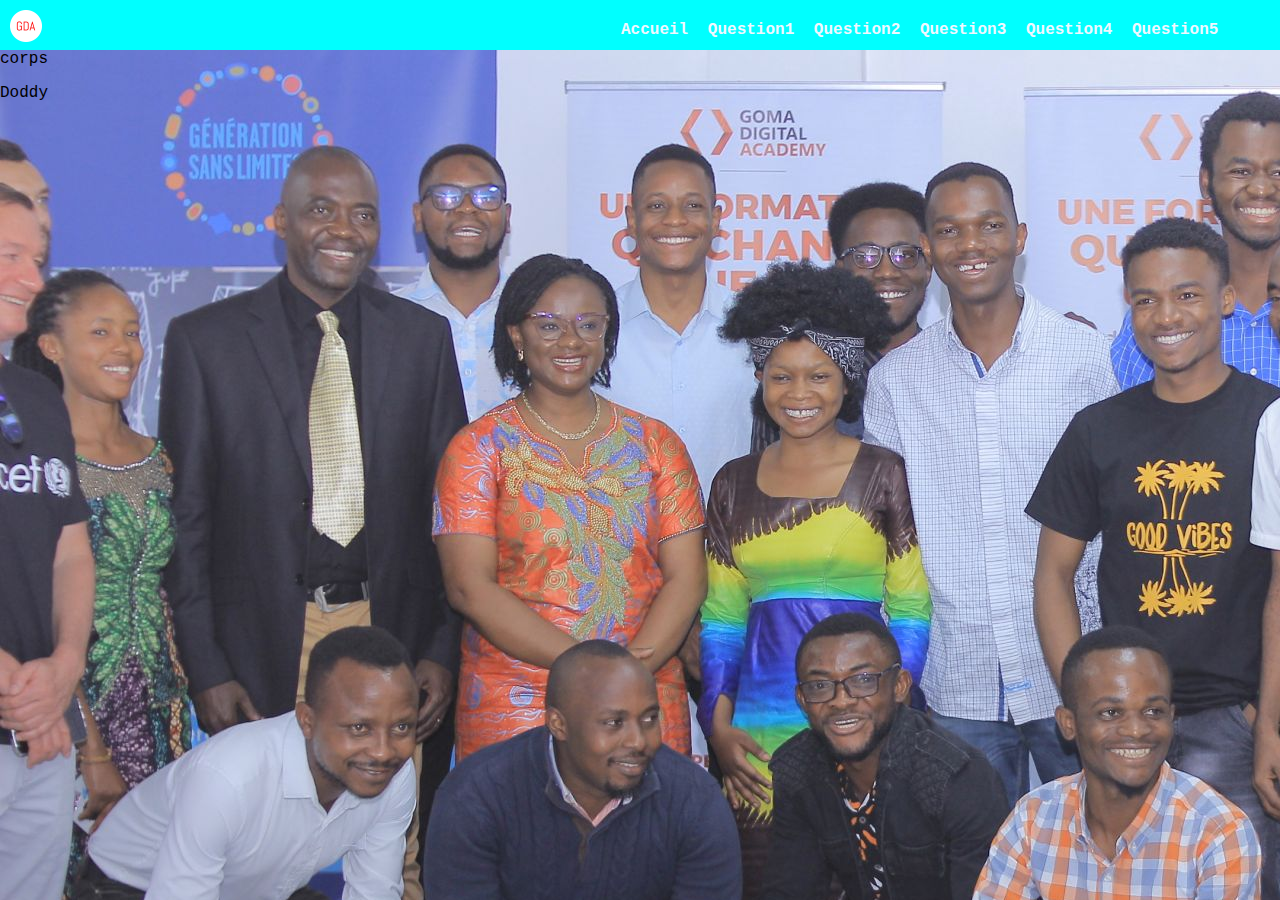
<file: index.html>
<!DOCTYPE html>
<html lang="fr">
<head>
    <meta charset="UTF-8">
    <meta http-equiv="X-UA-Compatible" content="IE=edge">
    <meta name="viewport" content="width=device-width, initial-scale=1.0">
    <title>Exercice JS</title>
    <link rel="shortcut icon" href="favicon.ico" type="image/x-icon">
    <link rel="stylesheet" href="style.css">

    <link rel="shortcut icon" href="logo.png" type="image/x-icon">
    <link rel="stylesheet" href="../MaterialDesign-Webfont-master/css/materialdesignicons.min.css">
    <meta name="description" content="Exercices pratiques avec JavaScript fait dans le but de matrise le langage JavaScript en resolvant quelques problemes pratiques en associant nos recherches et les leçons apprises à Goma Digital Academy">

</head>
<body>
    
    <header>
        <div class="logo">
            <img src="logo.png" alt="" class="image">
        </div>
        <nav>
            <ul id="menu">
                <li><a href="#">Accueil</a></li> 
                <li><a href="Question1/">Question1</a></li> 
                <li><a href="Question2/">Question2</a></li> 
                <li><a href="Question3/">Question3</a></li> 
                <li><a href="Question4/">Question4</a></li> 
                <li><a href="Question5/">Question5</a></li> 

            </ul>
            <div class="ico-mobile">
                <a href="javascript:void(0)"><span class="mdi mdi-menu"></span></a>
            </div>
        </nav>
    </header>
    <main>
        <!-- mets les codes de la question ici -->
   
            corps
    </main>
    <footer>
            <p>Doddy</p>
    </footer>
    <script src="script.js"></script>
</body>
</html>
</file>
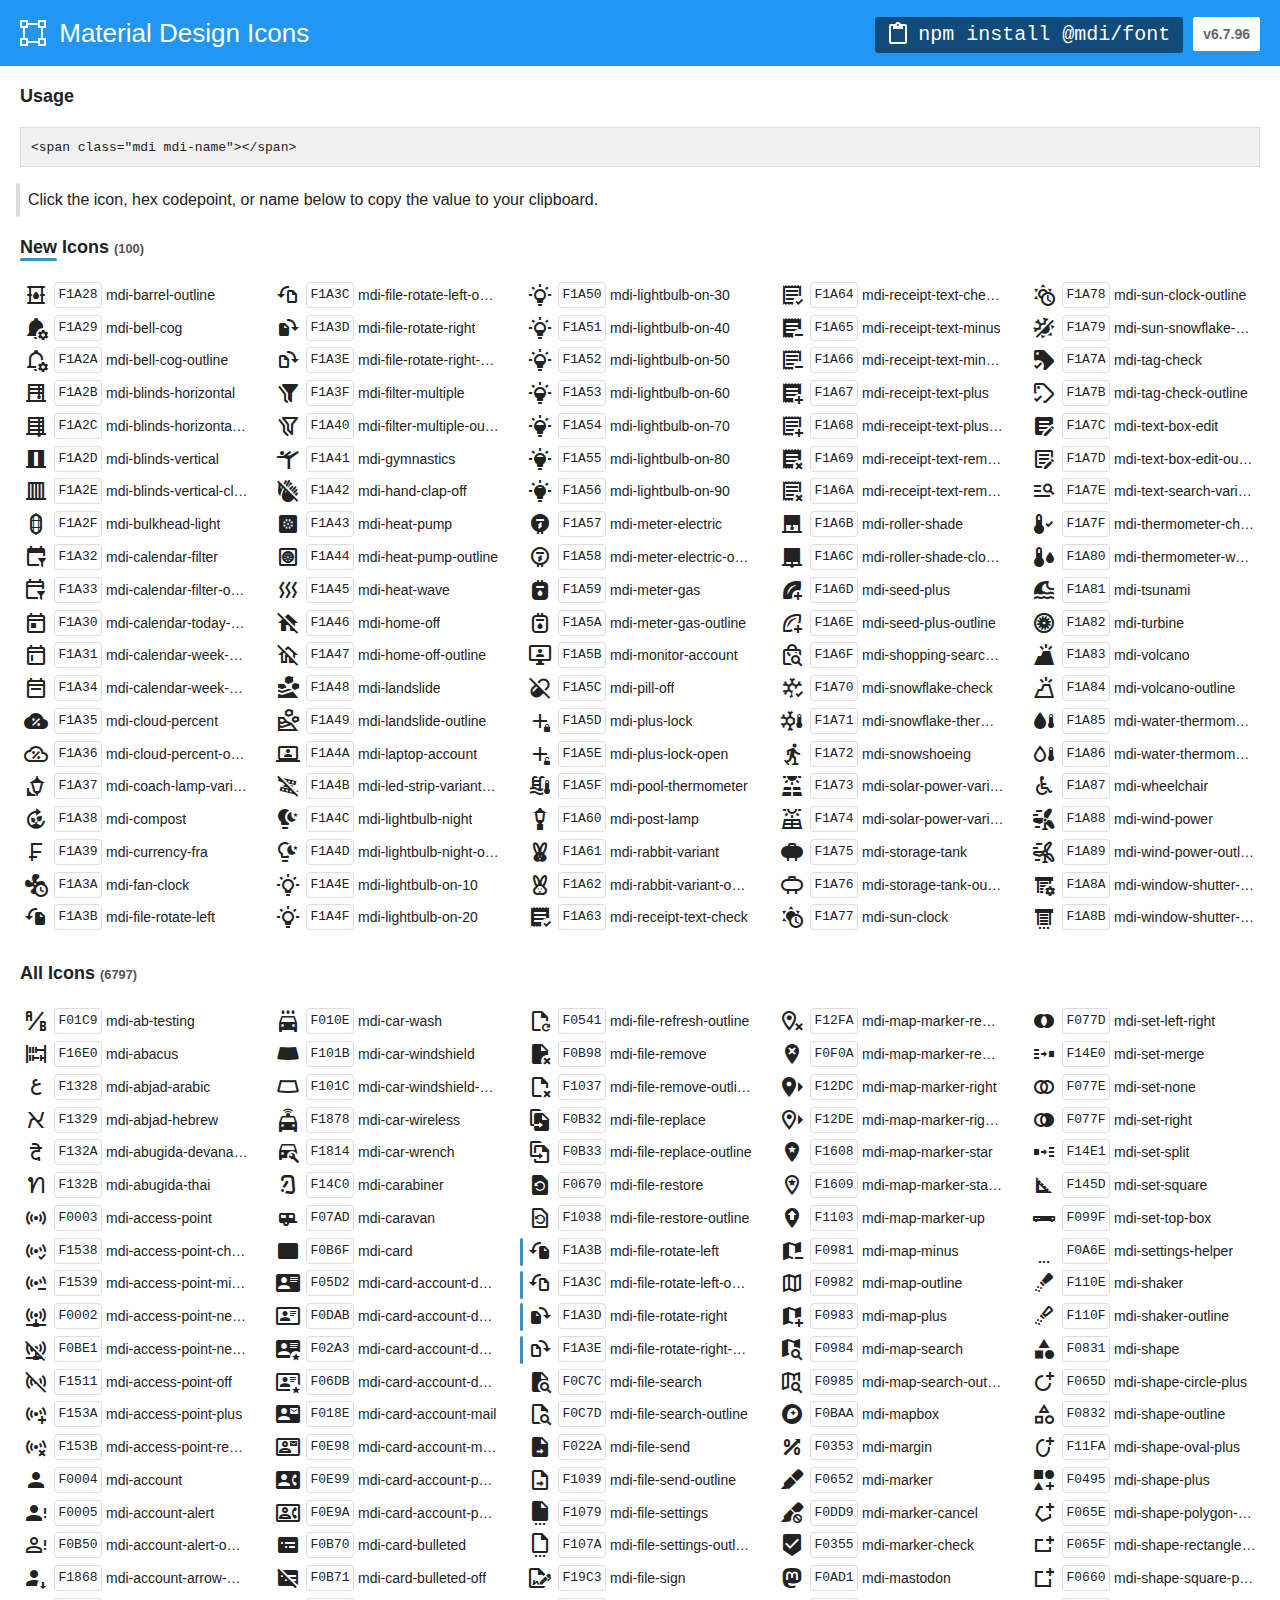
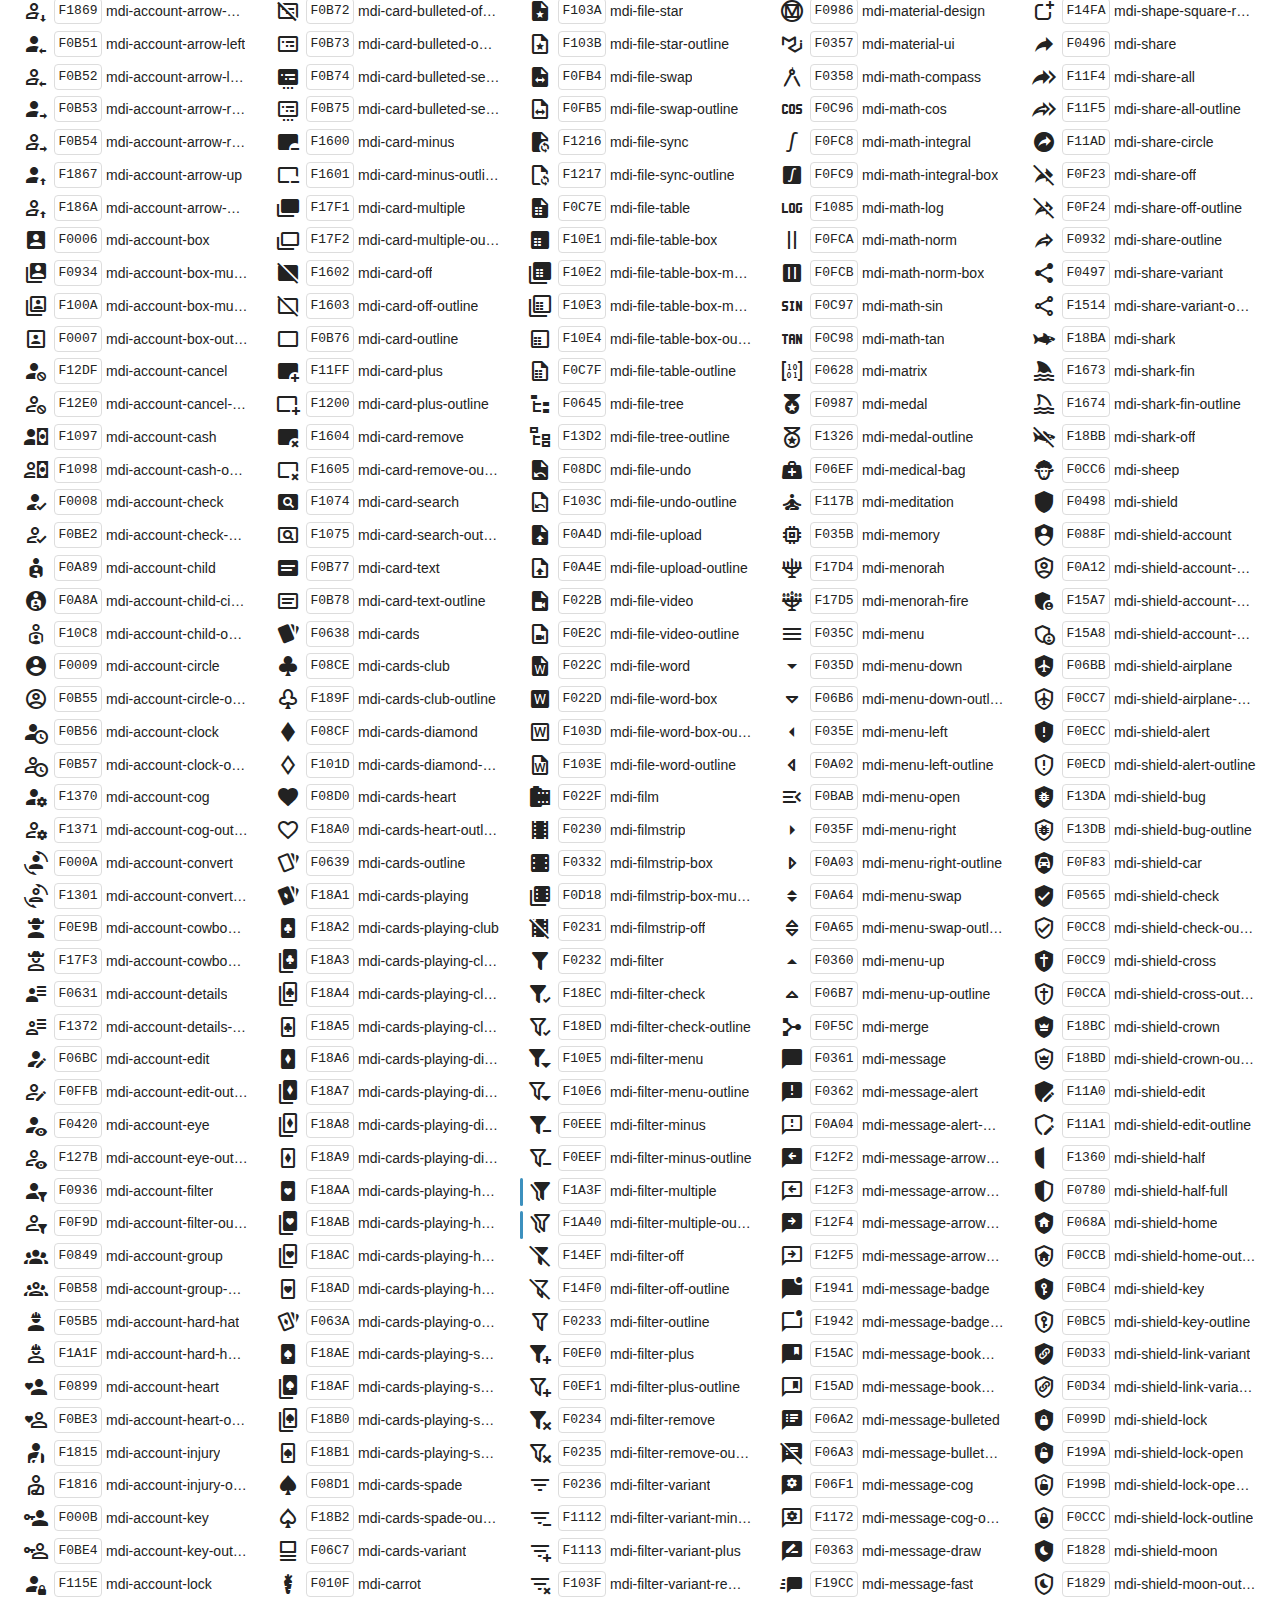
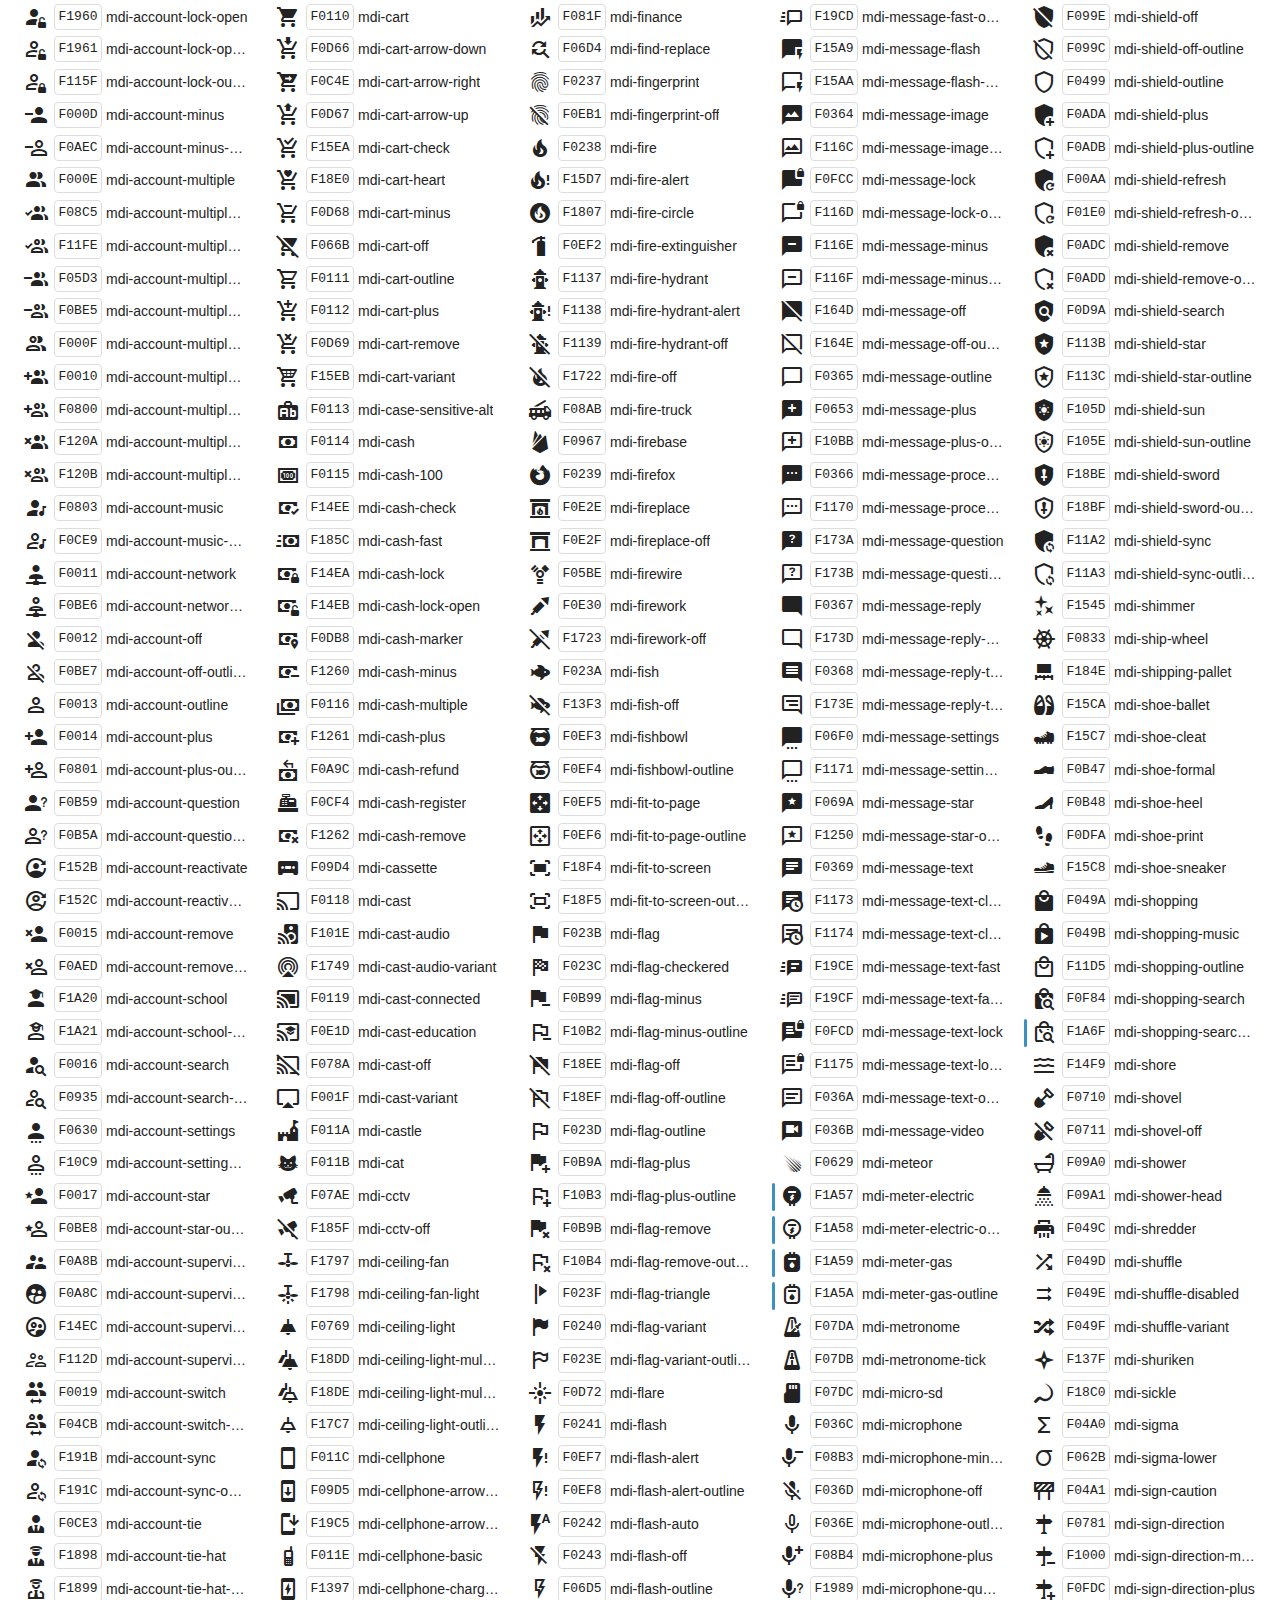
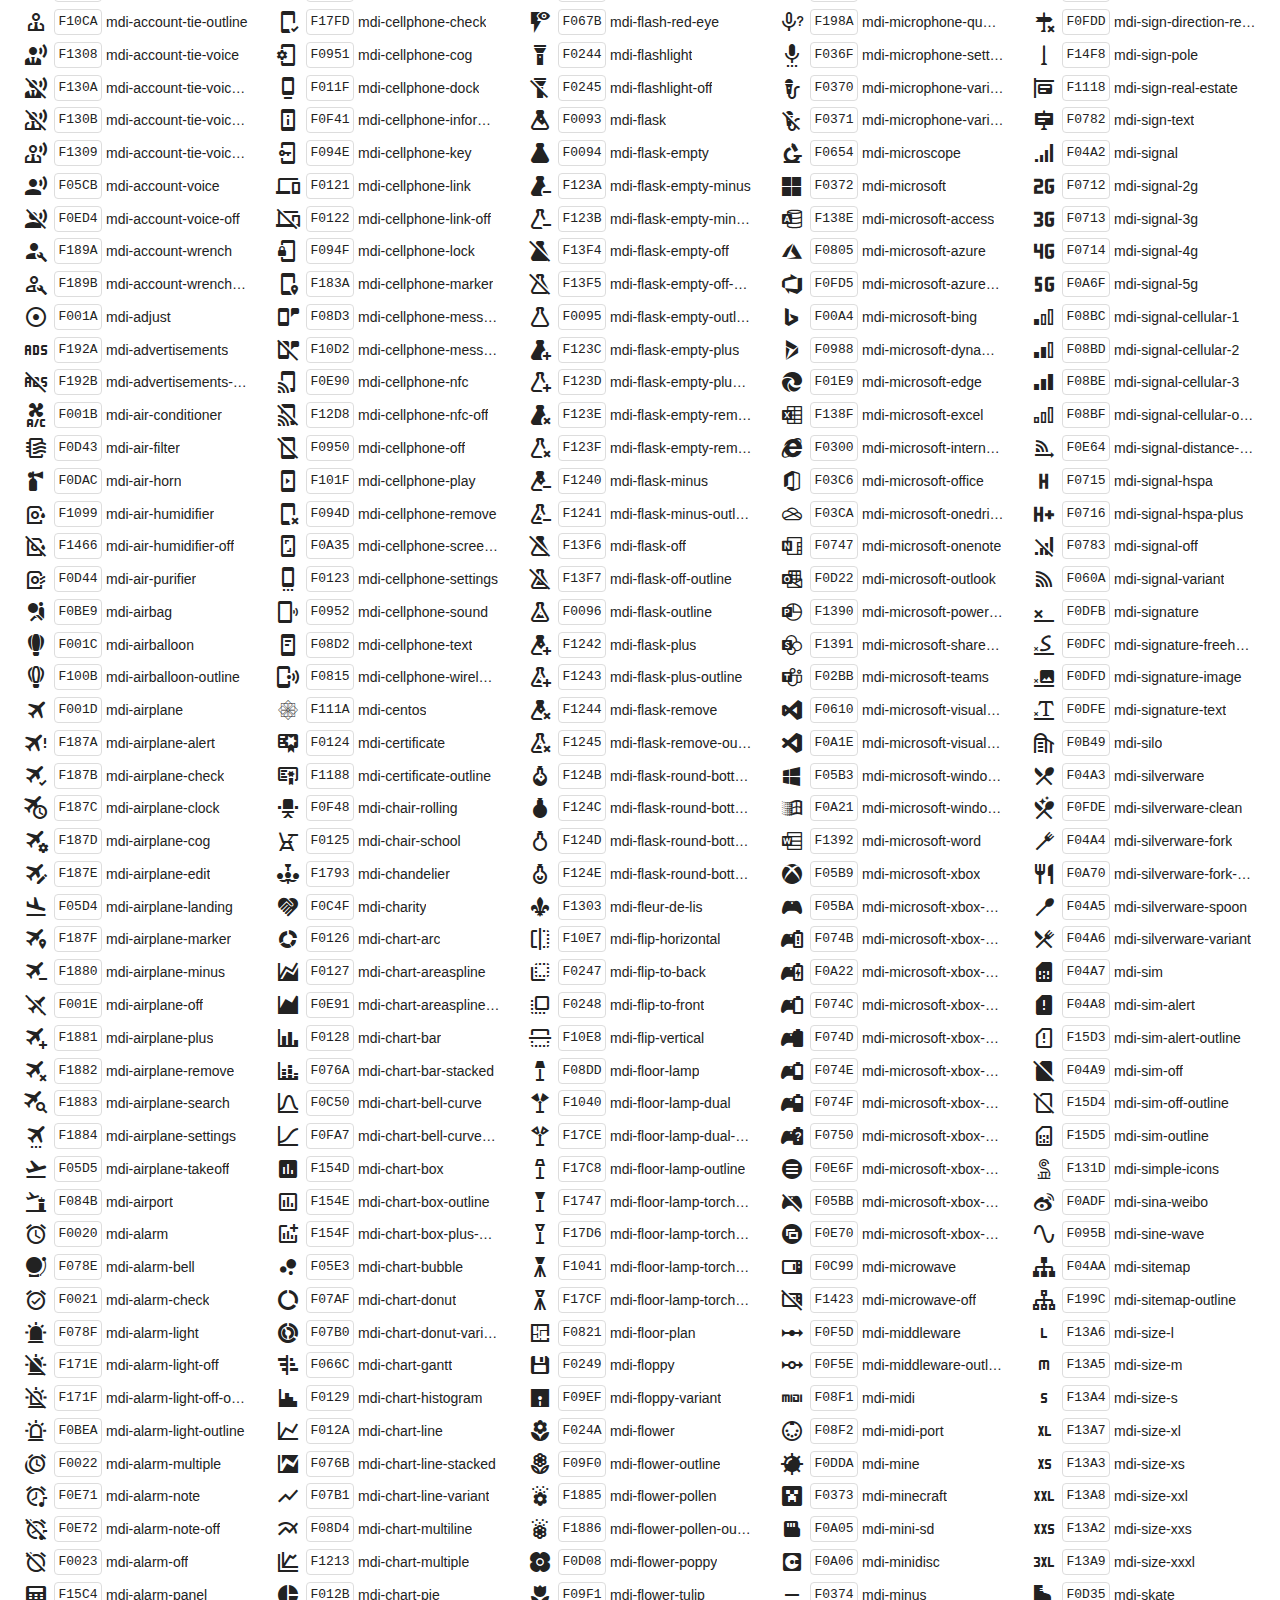
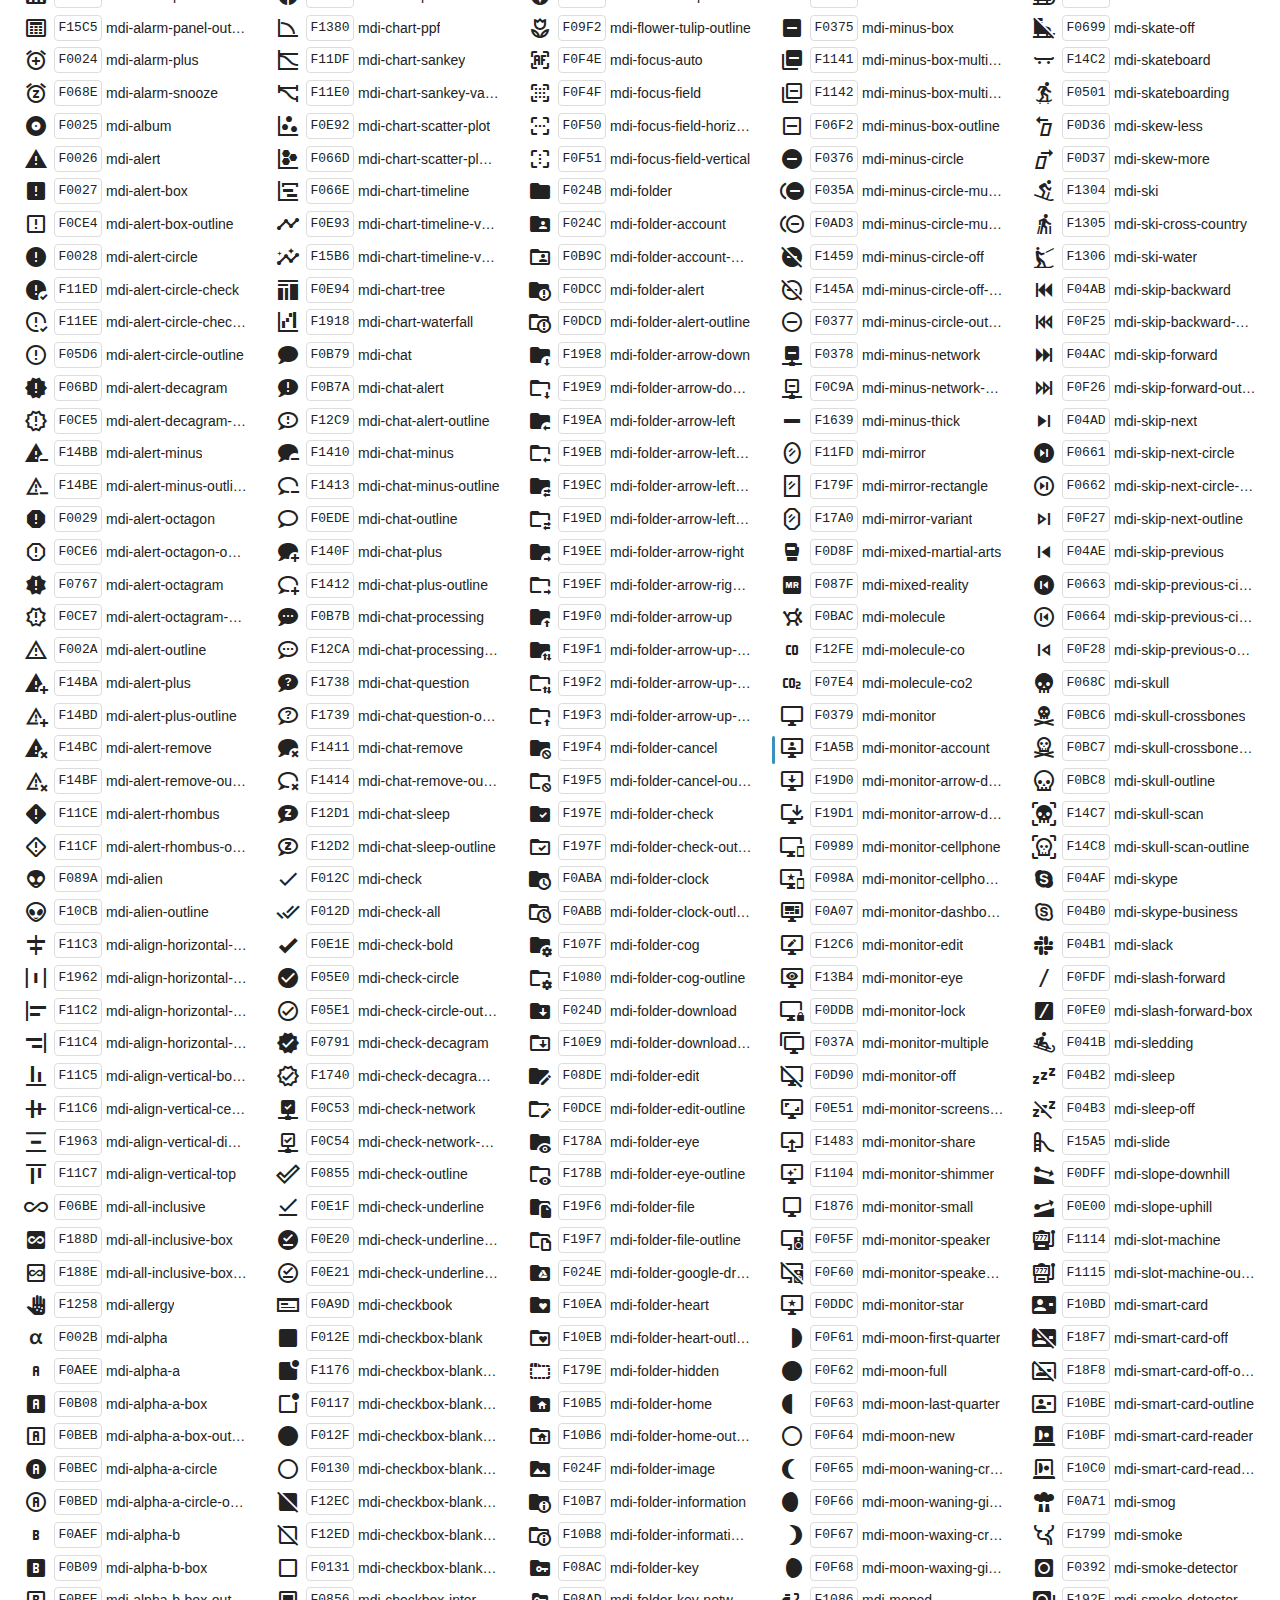
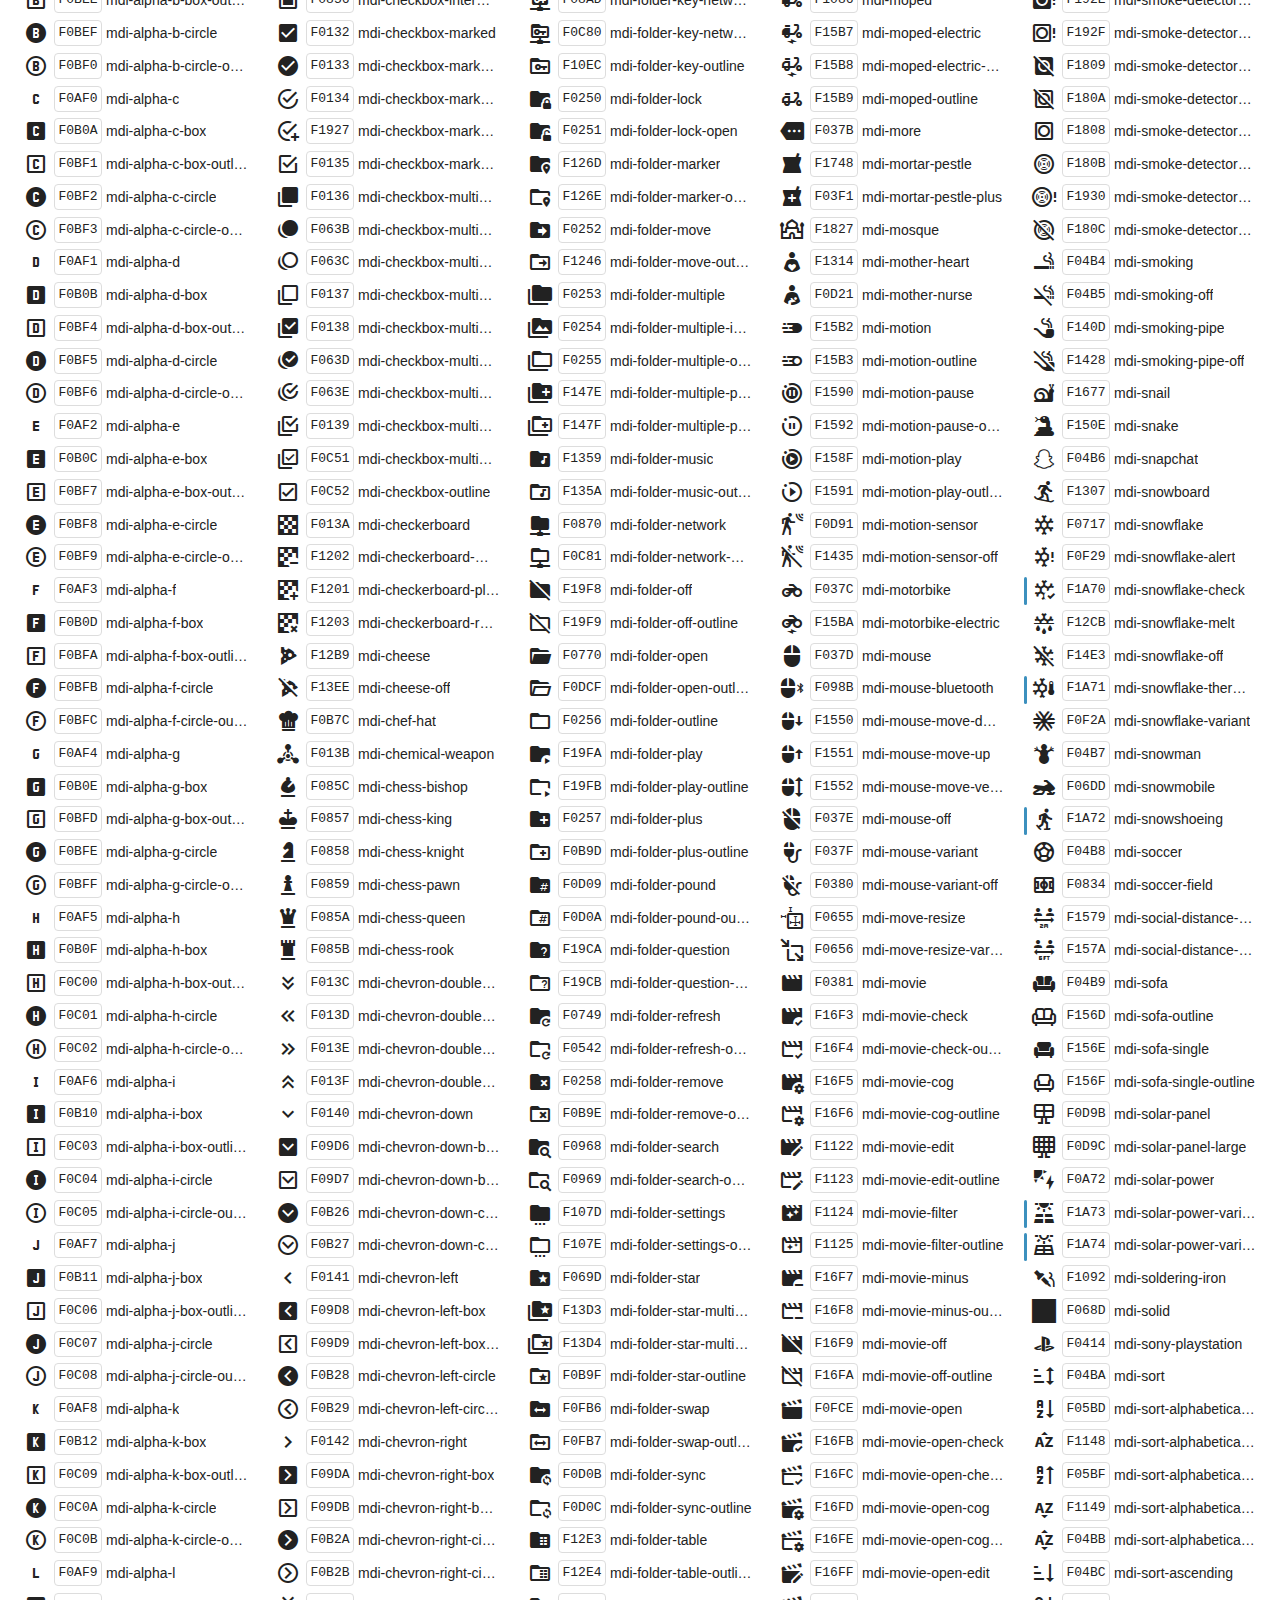
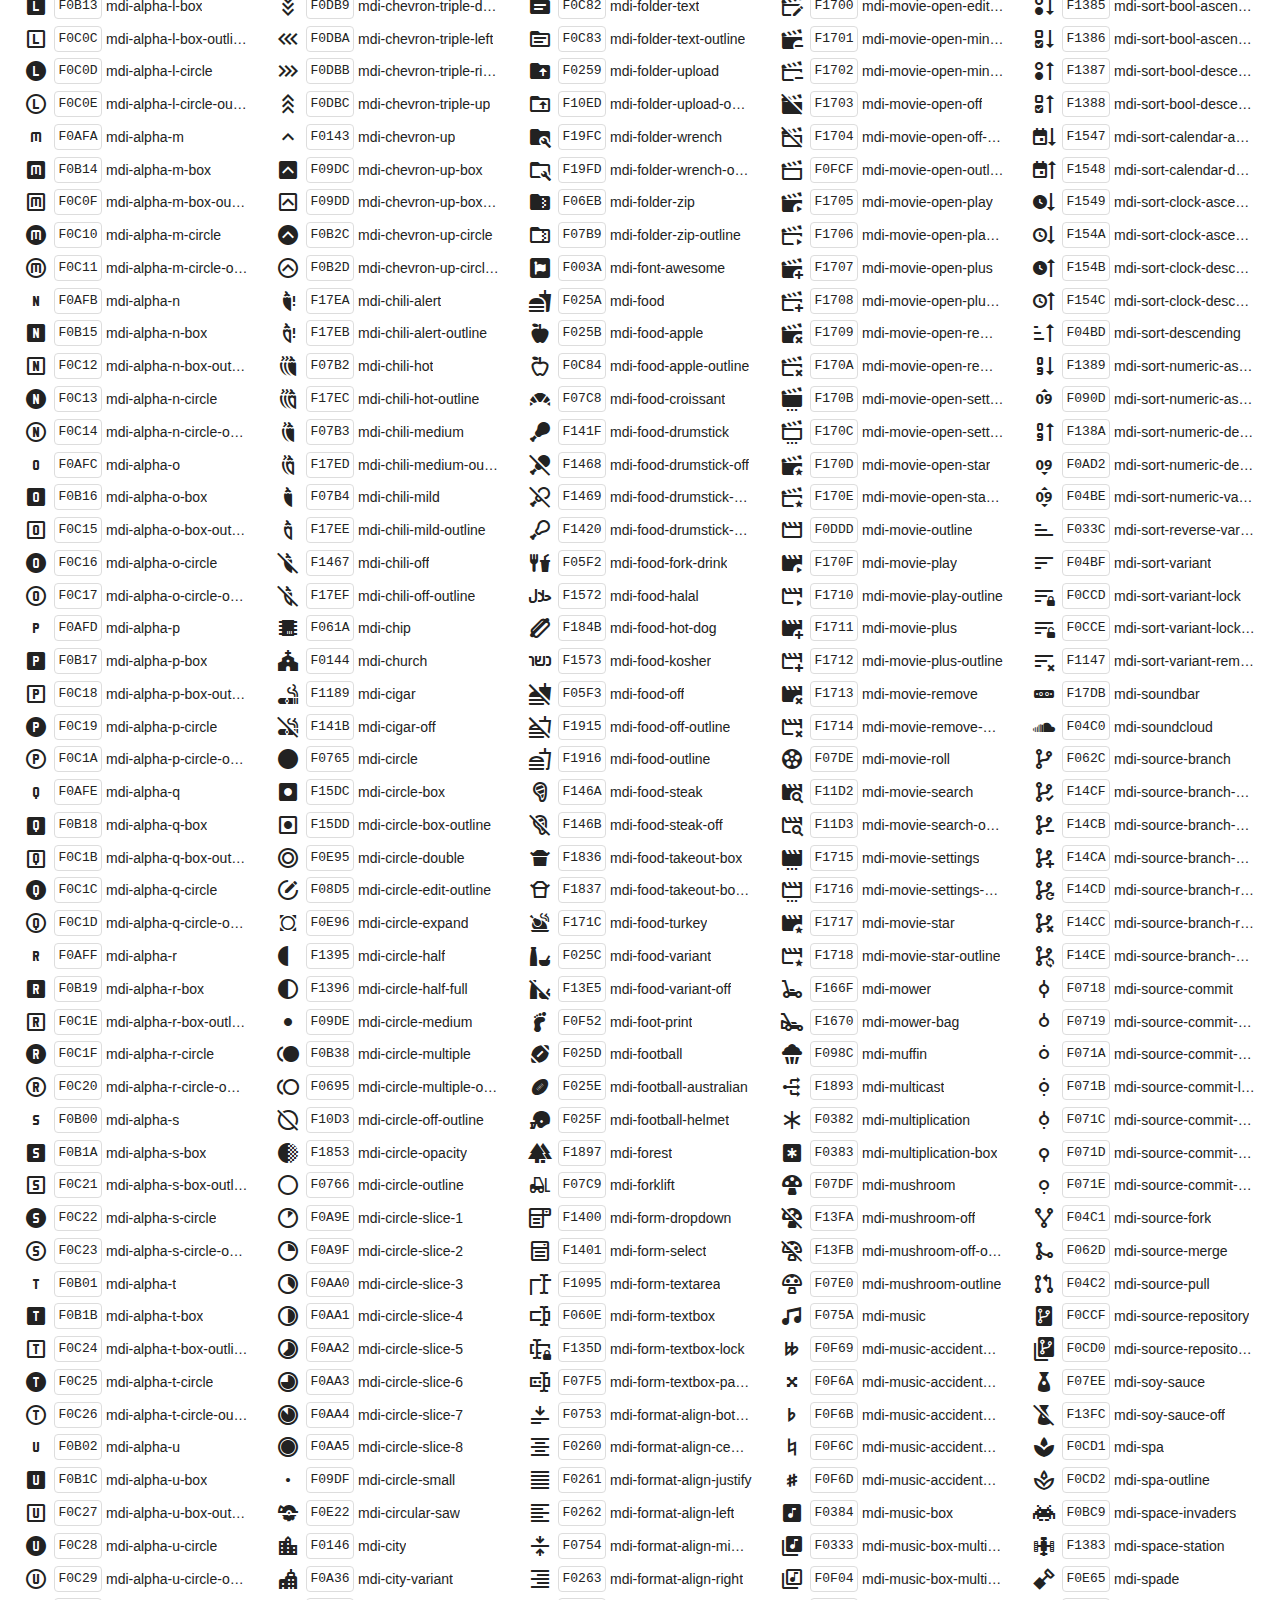
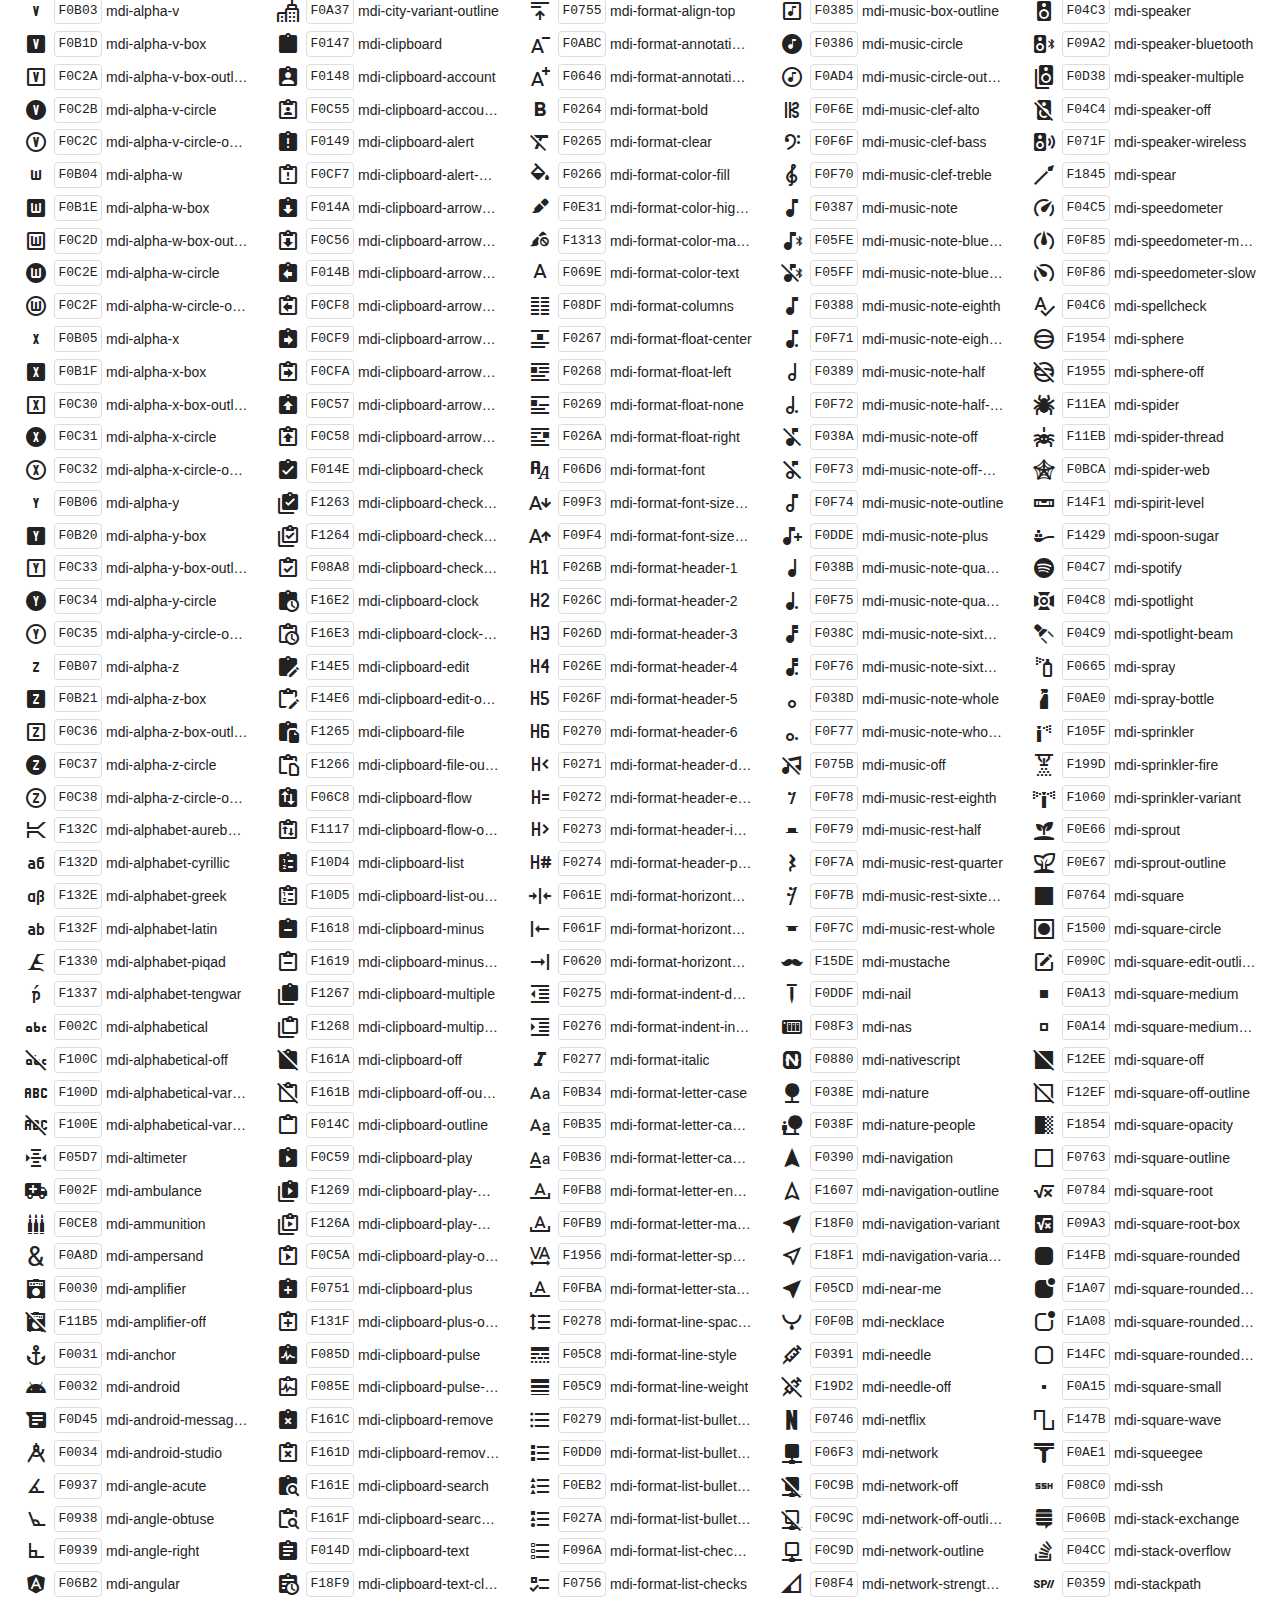
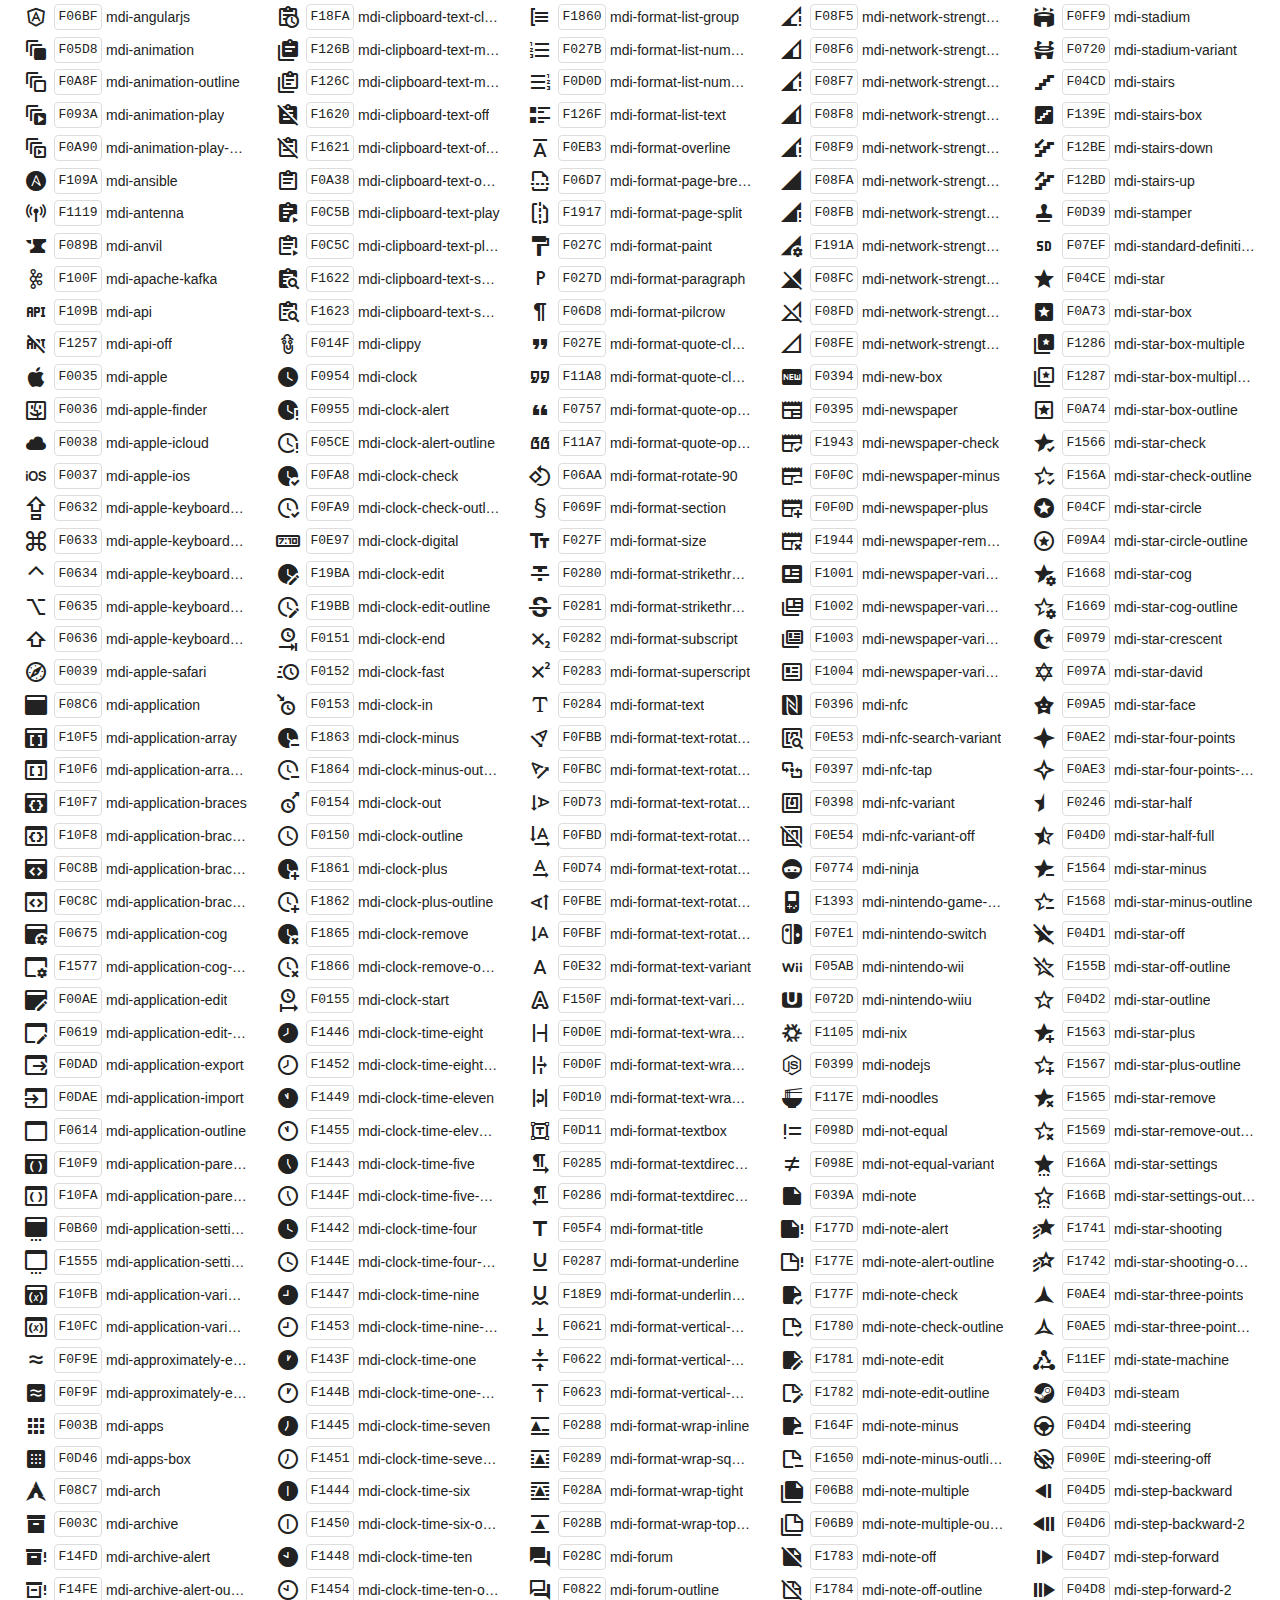
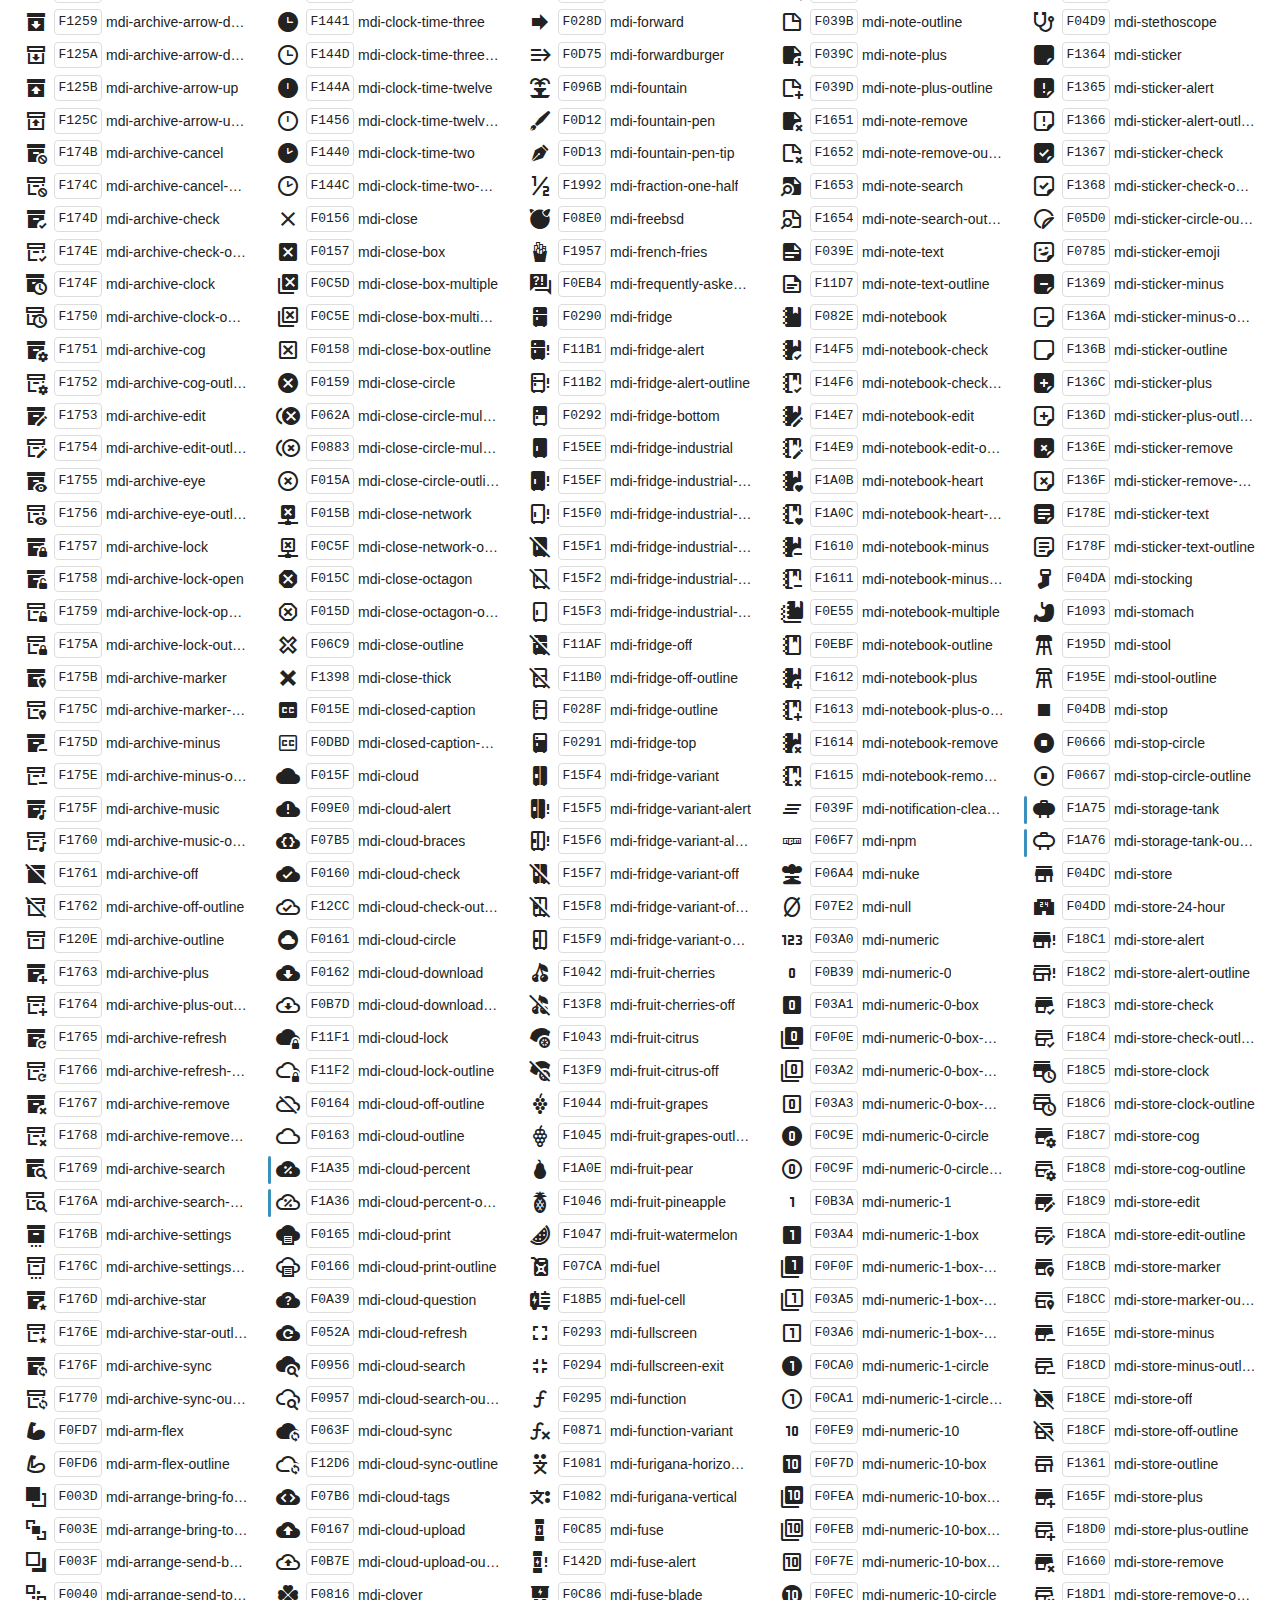
<file: MaterialDesign-Webfont-master/preview.html>
﻿<!doctype html>
<html lang="en">

<head>
    <meta charset="utf-8" />
    <meta name="google" content="notranslate">
    <title>Material Design Icons</title>
    <style>
        * {
            margin: 0;
            padding: 0;
        }

        body {
            margin: 0;
            padding: 0;
            background: #fff;
            color: #222;
        }

        h1,
        h2,
        h3,
        p,
        div,
        blockquote,
        footer {
            font-family: "Helvetica Neue", Arial, sans-serif;
        }

        h1 {
            padding: 20px 20px 16px 20px;
            font-size: 26px;
            line-height: 26px;
            font-weight: normal;
            color: #FFF;
            background-color: #2196F3;
        }

        h1 svg {
            vertical-align: middle;
            width: 26px;
            height: 26px;
            margin: 0 6px 4px 0;
        }

        h1 svg path {
            fill: #FFF;
        }

        h1 .version {
            font-size: 14px;
            background: #FFF;
            padding: 4px 10px;
            float: right;
            border-radius: 2px;
            margin: -3px 0 0 0;
            color: #666;
            font-weight: bold;
        }

        h1 .version::before {
            content: 'v';
        }

        h1 code {
            font-size: 20px;
            background: rgba(0, 0, 0, 0.5);
            padding: 4px 12px;
            border-radius: 3px;
            float: right;
            margin: -3px 10px 0 0;
            border: 1px solid transparent;
            cursor: pointer;
        }

        h1 code:hover {
            border: 1px solid #FFF;
        }

        h1 code svg {
            width: 24px;
            height: 24px;
            margin: -1px -4px 0 -2px
        }

        h2 {
            font-size: 18px;
            padding: 20px;
        }

        h2 small {
            color: #555;
            font-size: 0.8rem;
        }

        h2 small::before {
            content: '(';
        }

        h2 small::after {
            content: ')';
        }

        h2 span {
            position: relative;
        }

        h2.newicons span::before {
            position: absolute;
            content: ' ';
            width: 100%;
            height: 0.2rem;
            bottom: -0.25rem;
            background: #3C90BE;
            border-radius: 0.1rem;
        }

        h2.deprecatedicons span::before {
            position: absolute;
            content: ' ';
            width: 100%;
            height: 0.2rem;
            bottom: -0.25rem;
            background: #BE3C3C;
            border-radius: 0.1rem;
        }

        h3 {
            font-size: 14px;
            padding: 10px 20px 0 20px;
            font-weight: bold;
        }

        p {
            padding: 10px 20px;
        }

        p code {
            display: inline-block;
            vertical-align: middle;
            background: #F1F1F1;
            padding: 3px 5px;
            border-radius: 3px;
            border: 1px solid #DDD;
        }

        p i.mdi {
            vertical-align: middle;
            border-radius: 4px;
            display: inline-block;
        }

        p i.mdi.dark-demo {
            background: #333;
        }

        p.note {
            color: #999;
            font-size: 14px;
            padding: 0 20px 5px 20px;
        }

        p.deprecated {
            margin: -0.5rem 0 0.25rem 0;
        }

        p.extras {
            margin-top: -0.5rem;
        }

        div.icons {
            padding: 0 20px 10px 20px;
            -webkit-column-count: 5;
            -moz-column-count: 5;
            column-count: 5;
            -webkit-column-gap: 20px;
            -moz-column-gap: 20px;
            column-gap: 20px;
        }

        div.icons div {
            line-height: 2em;
        }

        div.icons div span {
            cursor: pointer;
            font-size: 14px;
            text-overflow: ellipsis;
            display: inline-block;
            max-width: calc(100% - 90px);
            overflow: hidden;
            vertical-align: middle;
            white-space: nowrap;
        }

        div.icons div code:hover,
        div.icons div span:hover,
        div.icons div i:hover {
            color: #3c90be;
        }

        div.icons div code:hover {
            border-color: #3c90be;
        }

        div.icons div code {
            border: 1px solid #DDD;
            width: 46px;
            margin-left: 2px;
            margin-right: 4px;
            border-radius: 4px;
            display: inline-block;
            vertical-align: middle;
            text-align: center;
            line-height: 24px;
            cursor: pointer;
        }

        div.icons div i {
            display: inline-block;
            width: 32px;
            height: 24px;
            text-align: center;
            vertical-align: middle;
            cursor: pointer;
            line-height: 24px;
        }

        div.icons .mdi::before {
            font-size: 24px;
        }

        div.icons div.new::before {
            content: ' ';
            width: 0.2rem;
            height: 1.75rem;
            position: absolute;
            margin-top: 0.25rem;
            margin-left: -0.25rem;
            background: #3C90BE;
            border-radius: 0.1rem;
        }

        div.icons div.deprecated::before {
            content: ' ';
            width: 0.2rem;
            height: 1.75rem;
            position: absolute;
            margin-top: 0.25rem;
            margin-left: -0.25rem;
            background: #BE3C3C;
            border-radius: 0.1rem;
        }

        pre {
            margin: 0 20px;
            font-family: Consolas, monospace;
            padding: 10px;
            border: 1px solid #DDD;
            background: #F1F1F1;
        }

        blockquote {
            position: relative;
            margin: 1rem 1rem 0 1rem;
            padding: 0.5rem 0.5rem 0.5rem 0.75rem;
        }

        blockquote.note::before {
            content: ' ';
            width: 0.25rem;
            height: 100%;
            background: #DDD;
            position: absolute;
            border-radius: 0.25rem;
            top: 0;
            left: 0;
        }

        blockquote.deprecated::before {
            content: ' ';
            width: 0.25rem;
            height: 100%;
            background: #BE3C3C;
            position: absolute;
            border-radius: 0.25rem;
            top: 0;
            left: 0;
        }

        div.copied {
            position: fixed;
            top: 100px;
            left: 50%;
            width: 200px;
            text-align: center;
            color: #3c763d;
            background-color: #dff0d8;
            border: 1px solid #d6e9c6;
            padding: 10px 15px;
            border-radius: 4px;
            margin-left: -100px;
            box-shadow: 0 0 10px rgba(0, 0, 0, 0.2);
        }

        div.examples {
            display: flex;
            flex-wrap: wrap;
            margin: 0.5rem 1.25rem;
        }

        div.examples > div {
            display: flex;
            margin-right: 0.5rem;
            margin-bottom: 0.5rem;
        }

        div.examples > div > div:first-child {
            display: flex;
            padding: 0.5rem;
            border-radius: 0.25rem;
            box-shadow: 0 0 0.25rem rgba(0, 0, 0, 0.4);
            background: #FFF;
            z-index: 1;
            align-items: center;
            justify-content: center;
        }

        div.examples > div > div:first-child + div {
            display: flex;
            margin-left: -0.25rem;
            padding: 0.5rem 0.75rem 0.5rem 1rem;
            background: #222;
            border-radius: 0 0.25rem 0.25rem 0;
        }

        div.examples > div > div:first-child + div > code {
            color: #FFF;
            align-self: center;
        }

        div.examples > div > div.dark:first-child {
            background: #444;
        }

        div.examples i {
            display: flex;
        }

        div.examples-size > div > div:first-child {
            min-width: 3rem;
        }

        footer {
            display: flex;
            padding: 20px;
            color: #666;
            border-top: 1px solid #DDD;
            background: #F1F1F1;
        }

        footer > div:first-child {
            flex: 1;
        }

        footer > div:last-child {
            text-align: right;
        }

        footer a {
            color: #e91e63;
            text-decoration: none;
        }

        footer a:hover {
            text-decoration: underline;
        }
    </style>
    <link href="css/materialdesignicons.min.css" media="all" rel="stylesheet" type="text/css" />
</head>

<body>
    <h1>
        <svg>
            <path d="M0,0H8V3H18V0H26V8H23V18H26V26H18V23H8V21H18V18H21V8H18V5H8V8H5V18H8V26H0V18H3V8H0V0M2,2V6H6V2H2M2,20V24H6V20H2M20,2V6H24V2H20M20,20V24H24V20H20Z"></path>
        </svg>
        Material Design Icons
        <span class="version">6.7.96</span>
        <code id="npm" title="Copy to Clipboard">
            <svg viewBox="0 0 24 24">
                <path d="M19,20H5V4H7V7H17V4H19M12,2A1,1 0 0,1 13,3A1,1 0 0,1 12,4A1,1 0 0,1 11,3A1,1 0 0,1 12,2M19,2H14.82C14.4,0.84 13.3,0 12,0C10.7,0 9.6,0.84 9.18,2H5A2,2 0 0,0 3,4V20A2,2 0 0,0 5,22H19A2,2 0 0,0 21,20V4A2,2 0 0,0 19,2Z" />
            </svg>
            npm install @mdi/font
        </code>
    </h1>

    <h2 class="usage">Usage</h2>
    <pre><code>&lt;span class=&quot;mdi mdi-<span id="name">name</span>&quot;&gt;&lt;/span&gt;</code></pre>

    <blockquote class="note">
        Click the icon, hex codepoint, or name below to copy the value to your clipboard.
    </blockquote>

    <h2 class="newicons"><span>New</span> Icons <small id="newIconsCount">-</small></h2>
    <div class="icons" id="newIcons"></div>

    <h2 class="icons">All Icons <small id="iconsCount">-</small></h2>
    <div class="icons" id="icons"></div>

    <h2 class="deprecatedicons"><span>Deprecated</span> Icons <small id="deprecatedIconsCount">-</small></h2>
    <p class="deprecated" id="deprecated">
        Deprecated icons will be removed in a future major release.
    </p>
    <div class="icons" id="deprecatedIcons"></div>

    <h2 class="extras">Extras</h2>

    <p class="extras">The helper CSS classes are listed below.</p>

    <section>
        <h3>Size</h3>

        <div class="examples examples-size">
            <div>
                <div>
                    <i class="mdi mdi-18px mdi-account"></i>
                </div>
                <div>
                    <code>mdi-18px</code>
                </div>
            </div>
            <div>
                <div>
                    <i class="mdi mdi-24px mdi-account"></i>
                </div>
                <div>
                    <code>mdi-24px</code>
                </div>
            </div>
            <div>
                <div>
                    <i class="mdi mdi-36px mdi-account"></i>
                </div>
                <div>
                    <code>mdi-36px</code>
                </div>
            </div>
            <div>
                <div>
                    <i class="mdi mdi-48px mdi-account"></i>
                </div>
                <div>
                    <code>mdi-48px</code>
                </div>
            </div>
        </div>
    </section>

    <h3>Rotate</h3>

    <div class="examples">
        <div>
            <div>
                <i class="mdi mdi-36px mdi-account"></i>
            </div>
        </div>
        <div>
            <div>
                <i class="mdi mdi-36px mdi-rotate-45 mdi-account"></i>
            </div>
            <div>
                <code>mdi-rotate-45</code> 
            </div>
        </div>
        <div>
            <div>
                <i class="mdi mdi-36px mdi-rotate-90 mdi-account"></i>
            </div>
            <div>
                <code>mdi-rotate-90</code>
            </div>
        </div>
        <div>
            <div>
                <i class="mdi mdi-36px mdi-rotate-135 mdi-account"></i>
            </div>
            <div>
                <code>mdi-rotate-135</code>
            </div>
        </div>
        <div>
            <div>
                <i class="mdi mdi-36px mdi-rotate-180 mdi-account"></i>
            </div>
            <div>
                <code>mdi-rotate-180</code>
            </div>
        </div>
        <div>
            <div>
                <i class="mdi mdi-36px mdi-rotate-225 mdi-account"></i>
            </div>
            <div>
                <code>mdi-rotate-225</code>
            </div>
        </div>
        <div>
            <div>
                <i class="mdi mdi-36px mdi-rotate-270 mdi-account"></i>
            </div>
            <div>
                <code>mdi-rotate-270</code>
            </div>
        </div>
        <div>
            <div>
                <i class="mdi mdi-36px mdi-rotate-315 mdi-account"></i>
            </div>
            <div>
                <code>mdi-rotate-315</code> 
            </div>
        </div>
    </div>

    <h3>Flip</h3>

    <div class="examples">
        <div>
            <div>
                <i class="mdi mdi-36px mdi-account-alert"></i>
            </div>
        </div>
        <div>
            <div>
                <i class="mdi mdi-36px mdi-flip-h mdi-account-alert"></i>
            </div>
            <div>
                <code>mdi-flip-h</code> 
            </div>
        </div>
        <div>
            <div>
                <i class="mdi mdi-36px mdi-flip-v mdi-account-alert"></i>
            </div>
            <div>
                <code>mdi-flip-v</code> 
            </div>
        </div>
    </div>

    <p class="note"><strong>Note:</strong> We do not include the ability to use <code>mdi-flip-*</code> and
        <code>mdi-rotate-*</code> at the same time.</p>

    <h3>Spin</h3>

    <div class="examples">
        <div>
            <div>
                <i class="mdi mdi-36px mdi-spin mdi-loading"></i>
            </div>
            <div>
                <code>mdi-spin</code>
            </div>
        </div>
        <div>
            <div>
                <i class="mdi mdi-36px mdi-spin mdi-star"></i>
            </div>
            <div>
                <code>mdi-spin</code>
            </div>
        </div>
    </div>

    <h3>Color</h3>

    <div class="examples">
        <div>
            <div class="dark">
                <i class="mdi mdi-36px mdi-light mdi-account dark-demo"></i>
            </div>
            <div>
                <code>mdi-light</code>
            </div>
        </div>
        <div>
            <div class="dark">
                <i class="mdi mdi-36px mdi-light mdi-inactive mdi-account dark-demo"></i>
            </div>
            <div>
                <code>mdi-light mdi-inactive</code>
            </div>
        </div>
        <div>
            <div>
                <i class="mdi mdi-36px mdi-dark mdi-account"></i>
            </div>
            <div>
                <code>mdi-dark</code>
            </div>
        </div>
        <div>
            <div>
                <i class="mdi mdi-36px mdi-dark mdi-inactive mdi-account"></i>
            </div>
            <div>
                <code>mdi-dark mdi-inactive</code> 
            </div>
        </div>
    </div>

    <footer>
        <div>
            Generated with <a href="https://npmjs.com/package/@mdi/font-build">@mdi/font-build</a>
            by <a href="http://MaterialDesignIcons.com/">MaterialDesignIcons.com</a>.
        </div>
        <div>
            <a href="https://www.npmjs.com/org/mdi" target="_blank">NPM @mdi Organization</a>
        </div>
    </footer>

    <script type="text/javascript">
        function isNew(icon) {
            return icon.version === '6.7.96';
        }
        function isDeprecated(icon) {
            return typeof icon.deprecated == 'undefined'
                ? false
                : icon.deprecated;
        }
        function copyText(text) {
            var copyFrom = document.createElement('textarea');
            copyFrom.setAttribute("style", "position:fixed;opacity:0;top:100px;left:100px;");
            copyFrom.value = text;
            document.body.appendChild(copyFrom);
            copyFrom.select();
            document.execCommand('copy');
            var copied = document.createElement('div');
            copied.setAttribute('class', 'copied');
            copied.appendChild(document.createTextNode('Copied to Clipboard'));
            document.body.appendChild(copied);
            setTimeout(function () {
                document.body.removeChild(copyFrom);
                document.body.removeChild(copied);
            }, 1500);
        };
        function getIconItem(icon, isNewIcon, isDeprecatedIcon) {
            var div = document.createElement('div'),
                i = document.createElement('i');
            i.className = 'mdi mdi-' + icon.name;
            div.appendChild(i);
            var code = document.createElement('code');
            code.appendChild(document.createTextNode(icon.hex));
            div.appendChild(code);
            var span = document.createElement('span');
            span.appendChild(document.createTextNode('mdi-' + icon.name));
            div.appendChild(span);
            span.onclick = function () {
                document.getElementById('name').innerHTML = icon.name;
            };
            i.onmouseup = function () {
                copyText(String.fromCodePoint(parseInt(icon.hex, 16)));
            };
            code.onmouseup = function () {
                copyText(icon.hex);
            };
            span.onmouseup = function () {
                copyText('mdi-' + icon.name);
            };
            if (isNewIcon) {
                div.className = 'new';
            }
            if (isDeprecatedIcon) {
                div.className = 'deprecated';
            }
            return div;
        }
        (function () {
            var iconsCount = 0;
            var newIconsCount = 0;
            var deprecatedIconsCount = 0;
            var icons = [{name:"ab-testing",hex:"F01C9",version:"4.0.96"},{name:"abacus",hex:"F16E0",version:"5.9.55"},{name:"abjad-arabic",hex:"F1328",version:"4.9.95"},{name:"abjad-hebrew",hex:"F1329",version:"4.9.95"},{name:"abugida-devanagari",hex:"F132A",version:"4.9.95"},{name:"abugida-thai",hex:"F132B",version:"4.9.95"},{name:"access-point",hex:"F0003",version:"1.5.54"},{name:"access-point-check",hex:"F1538",version:"5.4.55"},{name:"access-point-minus",hex:"F1539",version:"5.4.55"},{name:"access-point-network",hex:"F0002",version:"1.5.54"},{name:"access-point-network-off",hex:"F0BE1",version:"3.2.89"},{name:"access-point-off",hex:"F1511",version:"5.4.55"},{name:"access-point-plus",hex:"F153A",version:"5.4.55"},{name:"access-point-remove",hex:"F153B",version:"5.4.55"},{name:"account",hex:"F0004",version:"1.5.54"},{name:"account-alert",hex:"F0005",version:"1.5.54"},{name:"account-alert-outline",hex:"F0B50",version:"3.0.39"},{name:"account-arrow-down",hex:"F1868",version:"6.2.95"},{name:"account-arrow-down-outline",hex:"F1869",version:"6.2.95"},{name:"account-arrow-left",hex:"F0B51",version:"3.0.39"},{name:"account-arrow-left-outline",hex:"F0B52",version:"3.0.39"},{name:"account-arrow-right",hex:"F0B53",version:"3.0.39"},{name:"account-arrow-right-outline",hex:"F0B54",version:"3.0.39"},{name:"account-arrow-up",hex:"F1867",version:"6.2.95"},{name:"account-arrow-up-outline",hex:"F186A",version:"6.2.95"},{name:"account-box",hex:"F0006",version:"1.5.54"},{name:"account-box-multiple",hex:"F0934",version:"2.4.85"},{name:"account-box-multiple-outline",hex:"F100A",version:"4.1.95"},{name:"account-box-outline",hex:"F0007",version:"1.5.54"},{name:"account-cancel",hex:"F12DF",version:"4.8.95"},{name:"account-cancel-outline",hex:"F12E0",version:"4.8.95"},{name:"account-cash",hex:"F1097",version:"4.2.95"},{name:"account-cash-outline",hex:"F1098",version:"4.2.95"},{name:"account-check",hex:"F0008",version:"1.5.54"},{name:"account-check-outline",hex:"F0BE2",version:"3.2.89"},{name:"account-child",hex:"F0A89",version:"2.7.94"},{name:"account-child-circle",hex:"F0A8A",version:"2.7.94"},{name:"account-child-outline",hex:"F10C8",version:"4.3.95"},{name:"account-circle",hex:"F0009",version:"1.5.54"},{name:"account-circle-outline",hex:"F0B55",version:"3.0.39"},{name:"account-clock",hex:"F0B56",version:"3.0.39"},{name:"account-clock-outline",hex:"F0B57",version:"3.0.39"},{name:"account-cog",hex:"F1370",version:"4.9.95"},{name:"account-cog-outline",hex:"F1371",version:"4.9.95"},{name:"account-convert",hex:"F000A",version:"1.5.54"},{name:"account-convert-outline",hex:"F1301",version:"4.8.95"},{name:"account-cowboy-hat",hex:"F0E9B",version:"3.7.94"},{name:"account-cowboy-hat-outline",hex:"F17F3",version:"6.1.95"},{name:"account-details",hex:"F0631",version:"1.6.50"},{name:"account-details-outline",hex:"F1372",version:"4.9.95"},{name:"account-edit",hex:"F06BC",version:"1.8.36"},{name:"account-edit-outline",hex:"F0FFB",version:"4.0.96"},{name:"account-eye",hex:"F0420",version:"1.5.54"},{name:"account-eye-outline",hex:"F127B",version:"4.7.95"},{name:"account-filter",hex:"F0936",version:"2.4.85"},{name:"account-filter-outline",hex:"F0F9D",version:"4.0.96"},{name:"account-group",hex:"F0849",version:"2.1.99"},{name:"account-group-outline",hex:"F0B58",version:"3.0.39"},{name:"account-hard-hat",hex:"F05B5",version:"1.5.54"},{name:"account-hard-hat-outline",hex:"F1A1F",version:"6.6.96"},{name:"account-heart",hex:"F0899",version:"2.2.43"},{name:"account-heart-outline",hex:"F0BE3",version:"3.2.89"},{name:"account-injury",hex:"F1815",version:"6.1.95"},{name:"account-injury-outline",hex:"F1816",version:"6.1.95"},{name:"account-key",hex:"F000B",version:"1.5.54"},{name:"account-key-outline",hex:"F0BE4",version:"3.2.89"},{name:"account-lock",hex:"F115E",version:"4.4.95"},{name:"account-lock-open",hex:"F1960",version:"6.5.95"},{name:"account-lock-open-outline",hex:"F1961",version:"6.5.95"},{name:"account-lock-outline",hex:"F115F",version:"4.4.95"},{name:"account-minus",hex:"F000D",version:"1.5.54"},{name:"account-minus-outline",hex:"F0AEC",version:"2.8.94"},{name:"account-multiple",hex:"F000E",version:"1.5.54"},{name:"account-multiple-check",hex:"F08C5",version:"2.3.50"},{name:"account-multiple-check-outline",hex:"F11FE",version:"4.6.95"},{name:"account-multiple-minus",hex:"F05D3",version:"1.5.54"},{name:"account-multiple-minus-outline",hex:"F0BE5",version:"3.2.89"},{name:"account-multiple-outline",hex:"F000F",version:"1.5.54"},{name:"account-multiple-plus",hex:"F0010",version:"1.5.54"},{name:"account-multiple-plus-outline",hex:"F0800",version:"2.1.19"},{name:"account-multiple-remove",hex:"F120A",version:"4.6.95"},{name:"account-multiple-remove-outline",hex:"F120B",version:"4.6.95"},{name:"account-music",hex:"F0803",version:"2.1.19"},{name:"account-music-outline",hex:"F0CE9",version:"3.3.92"},{name:"account-network",hex:"F0011",version:"1.5.54"},{name:"account-network-outline",hex:"F0BE6",version:"3.2.89"},{name:"account-off",hex:"F0012",version:"1.5.54"},{name:"account-off-outline",hex:"F0BE7",version:"3.2.89"},{name:"account-outline",hex:"F0013",version:"1.5.54"},{name:"account-plus",hex:"F0014",version:"1.5.54"},{name:"account-plus-outline",hex:"F0801",version:"2.1.19"},{name:"account-question",hex:"F0B59",version:"3.0.39"},{name:"account-question-outline",hex:"F0B5A",version:"3.0.39"},{name:"account-reactivate",hex:"F152B",version:"5.4.55"},{name:"account-reactivate-outline",hex:"F152C",version:"5.4.55"},{name:"account-remove",hex:"F0015",version:"1.5.54"},{name:"account-remove-outline",hex:"F0AED",version:"2.8.94"},{name:"account-school",hex:"F1A20",version:"6.6.96"},{name:"account-school-outline",hex:"F1A21",version:"6.6.96"},{name:"account-search",hex:"F0016",version:"1.5.54"},{name:"account-search-outline",hex:"F0935",version:"2.4.85"},{name:"account-settings",hex:"F0630",version:"1.6.50"},{name:"account-settings-outline",hex:"F10C9",version:"4.3.95"},{name:"account-star",hex:"F0017",version:"1.5.54"},{name:"account-star-outline",hex:"F0BE8",version:"3.2.89"},{name:"account-supervisor",hex:"F0A8B",version:"2.7.94"},{name:"account-supervisor-circle",hex:"F0A8C",version:"2.7.94"},{name:"account-supervisor-circle-outline",hex:"F14EC",version:"5.4.55"},{name:"account-supervisor-outline",hex:"F112D",version:"4.4.95"},{name:"account-switch",hex:"F0019",version:"1.5.54"},{name:"account-switch-outline",hex:"F04CB",version:"1.5.54"},{name:"account-sync",hex:"F191B",version:"6.4.95"},{name:"account-sync-outline",hex:"F191C",version:"6.4.95"},{name:"account-tie",hex:"F0CE3",version:"3.3.92"},{name:"account-tie-hat",hex:"F1898",version:"6.3.95"},{name:"account-tie-hat-outline",hex:"F1899",version:"6.3.95"},{name:"account-tie-outline",hex:"F10CA",version:"4.3.95"},{name:"account-tie-voice",hex:"F1308",version:"4.8.95"},{name:"account-tie-voice-off",hex:"F130A",version:"4.8.95"},{name:"account-tie-voice-off-outline",hex:"F130B",version:"4.8.95"},{name:"account-tie-voice-outline",hex:"F1309",version:"4.8.95"},{name:"account-voice",hex:"F05CB",version:"1.5.54"},{name:"account-voice-off",hex:"F0ED4",version:"3.7.95"},{name:"account-wrench",hex:"F189A",version:"6.3.95"},{name:"account-wrench-outline",hex:"F189B",version:"6.3.95"},{name:"adjust",hex:"F001A",version:"1.5.54"},{name:"advertisements",hex:"F192A",version:"6.4.95"},{name:"advertisements-off",hex:"F192B",version:"6.4.95"},{name:"air-conditioner",hex:"F001B",version:"1.5.54"},{name:"air-filter",hex:"F0D43",version:"3.4.93"},{name:"air-horn",hex:"F0DAC",version:"3.5.94"},{name:"air-humidifier",hex:"F1099",version:"4.2.95"},{name:"air-humidifier-off",hex:"F1466",version:"5.2.45"},{name:"air-purifier",hex:"F0D44",version:"3.4.93"},{name:"airbag",hex:"F0BE9",version:"3.2.89"},{name:"airballoon",hex:"F001C",version:"1.5.54"},{name:"airballoon-outline",hex:"F100B",version:"4.1.95"},{name:"airplane",hex:"F001D",version:"1.5.54"},{name:"airplane-alert",hex:"F187A",version:"6.2.95"},{name:"airplane-check",hex:"F187B",version:"6.2.95"},{name:"airplane-clock",hex:"F187C",version:"6.2.95"},{name:"airplane-cog",hex:"F187D",version:"6.2.95"},{name:"airplane-edit",hex:"F187E",version:"6.2.95"},{name:"airplane-landing",hex:"F05D4",version:"1.5.54"},{name:"airplane-marker",hex:"F187F",version:"6.2.95"},{name:"airplane-minus",hex:"F1880",version:"6.2.95"},{name:"airplane-off",hex:"F001E",version:"1.5.54"},{name:"airplane-plus",hex:"F1881",version:"6.2.95"},{name:"airplane-remove",hex:"F1882",version:"6.2.95"},{name:"airplane-search",hex:"F1883",version:"6.2.95"},{name:"airplane-settings",hex:"F1884",version:"6.2.95"},{name:"airplane-takeoff",hex:"F05D5",version:"1.5.54"},{name:"airport",hex:"F084B",version:"2.1.99"},{name:"alarm",hex:"F0020",version:"1.5.54"},{name:"alarm-bell",hex:"F078E",version:"2.0.46"},{name:"alarm-check",hex:"F0021",version:"1.5.54"},{name:"alarm-light",hex:"F078F",version:"2.0.46"},{name:"alarm-light-off",hex:"F171E",version:"5.9.55"},{name:"alarm-light-off-outline",hex:"F171F",version:"5.9.55"},{name:"alarm-light-outline",hex:"F0BEA",version:"3.2.89"},{name:"alarm-multiple",hex:"F0022",version:"1.5.54"},{name:"alarm-note",hex:"F0E71",version:"3.7.94"},{name:"alarm-note-off",hex:"F0E72",version:"3.7.94"},{name:"alarm-off",hex:"F0023",version:"1.5.54"},{name:"alarm-panel",hex:"F15C4",version:"5.6.55"},{name:"alarm-panel-outline",hex:"F15C5",version:"5.6.55"},{name:"alarm-plus",hex:"F0024",version:"1.5.54"},{name:"alarm-snooze",hex:"F068E",version:"1.7.12"},{name:"album",hex:"F0025",version:"1.5.54"},{name:"alert",hex:"F0026",version:"1.5.54"},{name:"alert-box",hex:"F0027",version:"1.5.54"},{name:"alert-box-outline",hex:"F0CE4",version:"3.3.92"},{name:"alert-circle",hex:"F0028",version:"1.5.54"},{name:"alert-circle-check",hex:"F11ED",version:"4.5.95"},{name:"alert-circle-check-outline",hex:"F11EE",version:"4.5.95"},{name:"alert-circle-outline",hex:"F05D6",version:"1.5.54"},{name:"alert-decagram",hex:"F06BD",version:"1.8.36"},{name:"alert-decagram-outline",hex:"F0CE5",version:"3.3.92"},{name:"alert-minus",hex:"F14BB",version:"5.3.45"},{name:"alert-minus-outline",hex:"F14BE",version:"5.3.45"},{name:"alert-octagon",hex:"F0029",version:"1.5.54"},{name:"alert-octagon-outline",hex:"F0CE6",version:"3.3.92"},{name:"alert-octagram",hex:"F0767",version:"1.9.32"},{name:"alert-octagram-outline",hex:"F0CE7",version:"3.3.92"},{name:"alert-outline",hex:"F002A",version:"1.5.54"},{name:"alert-plus",hex:"F14BA",version:"5.3.45"},{name:"alert-plus-outline",hex:"F14BD",version:"5.3.45"},{name:"alert-remove",hex:"F14BC",version:"5.3.45"},{name:"alert-remove-outline",hex:"F14BF",version:"5.3.45"},{name:"alert-rhombus",hex:"F11CE",version:"4.5.95"},{name:"alert-rhombus-outline",hex:"F11CF",version:"4.5.95"},{name:"alien",hex:"F089A",version:"2.2.43"},{name:"alien-outline",hex:"F10CB",version:"4.3.95"},{name:"align-horizontal-center",hex:"F11C3",version:"4.5.95"},{name:"align-horizontal-distribute",hex:"F1962",version:"6.5.95"},{name:"align-horizontal-left",hex:"F11C2",version:"4.5.95"},{name:"align-horizontal-right",hex:"F11C4",version:"4.5.95"},{name:"align-vertical-bottom",hex:"F11C5",version:"4.5.95"},{name:"align-vertical-center",hex:"F11C6",version:"4.5.95"},{name:"align-vertical-distribute",hex:"F1963",version:"6.5.95"},{name:"align-vertical-top",hex:"F11C7",version:"4.5.95"},{name:"all-inclusive",hex:"F06BE",version:"1.8.36"},{name:"all-inclusive-box",hex:"F188D",version:"6.2.95"},{name:"all-inclusive-box-outline",hex:"F188E",version:"6.2.95"},{name:"allergy",hex:"F1258",version:"4.7.95"},{name:"alpha",hex:"F002B",version:"1.5.54"},{name:"alpha-a",hex:"F0AEE",version:"2.8.94"},{name:"alpha-a-box",hex:"F0B08",version:"2.8.94"},{name:"alpha-a-box-outline",hex:"F0BEB",version:"3.2.89"},{name:"alpha-a-circle",hex:"F0BEC",version:"3.2.89"},{name:"alpha-a-circle-outline",hex:"F0BED",version:"3.2.89"},{name:"alpha-b",hex:"F0AEF",version:"2.8.94"},{name:"alpha-b-box",hex:"F0B09",version:"2.8.94"},{name:"alpha-b-box-outline",hex:"F0BEE",version:"3.2.89"},{name:"alpha-b-circle",hex:"F0BEF",version:"3.2.89"},{name:"alpha-b-circle-outline",hex:"F0BF0",version:"3.2.89"},{name:"alpha-c",hex:"F0AF0",version:"2.8.94"},{name:"alpha-c-box",hex:"F0B0A",version:"2.8.94"},{name:"alpha-c-box-outline",hex:"F0BF1",version:"3.2.89"},{name:"alpha-c-circle",hex:"F0BF2",version:"3.2.89"},{name:"alpha-c-circle-outline",hex:"F0BF3",version:"3.2.89"},{name:"alpha-d",hex:"F0AF1",version:"2.8.94"},{name:"alpha-d-box",hex:"F0B0B",version:"2.8.94"},{name:"alpha-d-box-outline",hex:"F0BF4",version:"3.2.89"},{name:"alpha-d-circle",hex:"F0BF5",version:"3.2.89"},{name:"alpha-d-circle-outline",hex:"F0BF6",version:"3.2.89"},{name:"alpha-e",hex:"F0AF2",version:"2.8.94"},{name:"alpha-e-box",hex:"F0B0C",version:"2.8.94"},{name:"alpha-e-box-outline",hex:"F0BF7",version:"3.2.89"},{name:"alpha-e-circle",hex:"F0BF8",version:"3.2.89"},{name:"alpha-e-circle-outline",hex:"F0BF9",version:"3.2.89"},{name:"alpha-f",hex:"F0AF3",version:"2.8.94"},{name:"alpha-f-box",hex:"F0B0D",version:"2.8.94"},{name:"alpha-f-box-outline",hex:"F0BFA",version:"3.2.89"},{name:"alpha-f-circle",hex:"F0BFB",version:"3.2.89"},{name:"alpha-f-circle-outline",hex:"F0BFC",version:"3.2.89"},{name:"alpha-g",hex:"F0AF4",version:"2.8.94"},{name:"alpha-g-box",hex:"F0B0E",version:"2.8.94"},{name:"alpha-g-box-outline",hex:"F0BFD",version:"3.2.89"},{name:"alpha-g-circle",hex:"F0BFE",version:"3.2.89"},{name:"alpha-g-circle-outline",hex:"F0BFF",version:"3.2.89"},{name:"alpha-h",hex:"F0AF5",version:"2.8.94"},{name:"alpha-h-box",hex:"F0B0F",version:"2.8.94"},{name:"alpha-h-box-outline",hex:"F0C00",version:"3.2.89"},{name:"alpha-h-circle",hex:"F0C01",version:"3.2.89"},{name:"alpha-h-circle-outline",hex:"F0C02",version:"3.2.89"},{name:"alpha-i",hex:"F0AF6",version:"2.8.94"},{name:"alpha-i-box",hex:"F0B10",version:"2.8.94"},{name:"alpha-i-box-outline",hex:"F0C03",version:"3.2.89"},{name:"alpha-i-circle",hex:"F0C04",version:"3.2.89"},{name:"alpha-i-circle-outline",hex:"F0C05",version:"3.2.89"},{name:"alpha-j",hex:"F0AF7",version:"2.8.94"},{name:"alpha-j-box",hex:"F0B11",version:"2.8.94"},{name:"alpha-j-box-outline",hex:"F0C06",version:"3.2.89"},{name:"alpha-j-circle",hex:"F0C07",version:"3.2.89"},{name:"alpha-j-circle-outline",hex:"F0C08",version:"3.2.89"},{name:"alpha-k",hex:"F0AF8",version:"2.8.94"},{name:"alpha-k-box",hex:"F0B12",version:"2.8.94"},{name:"alpha-k-box-outline",hex:"F0C09",version:"3.2.89"},{name:"alpha-k-circle",hex:"F0C0A",version:"3.2.89"},{name:"alpha-k-circle-outline",hex:"F0C0B",version:"3.2.89"},{name:"alpha-l",hex:"F0AF9",version:"2.8.94"},{name:"alpha-l-box",hex:"F0B13",version:"2.8.94"},{name:"alpha-l-box-outline",hex:"F0C0C",version:"3.2.89"},{name:"alpha-l-circle",hex:"F0C0D",version:"3.2.89"},{name:"alpha-l-circle-outline",hex:"F0C0E",version:"3.2.89"},{name:"alpha-m",hex:"F0AFA",version:"2.8.94"},{name:"alpha-m-box",hex:"F0B14",version:"2.8.94"},{name:"alpha-m-box-outline",hex:"F0C0F",version:"3.2.89"},{name:"alpha-m-circle",hex:"F0C10",version:"3.2.89"},{name:"alpha-m-circle-outline",hex:"F0C11",version:"3.2.89"},{name:"alpha-n",hex:"F0AFB",version:"2.8.94"},{name:"alpha-n-box",hex:"F0B15",version:"2.8.94"},{name:"alpha-n-box-outline",hex:"F0C12",version:"3.2.89"},{name:"alpha-n-circle",hex:"F0C13",version:"3.2.89"},{name:"alpha-n-circle-outline",hex:"F0C14",version:"3.2.89"},{name:"alpha-o",hex:"F0AFC",version:"2.8.94"},{name:"alpha-o-box",hex:"F0B16",version:"2.8.94"},{name:"alpha-o-box-outline",hex:"F0C15",version:"3.2.89"},{name:"alpha-o-circle",hex:"F0C16",version:"3.2.89"},{name:"alpha-o-circle-outline",hex:"F0C17",version:"3.2.89"},{name:"alpha-p",hex:"F0AFD",version:"2.8.94"},{name:"alpha-p-box",hex:"F0B17",version:"2.8.94"},{name:"alpha-p-box-outline",hex:"F0C18",version:"3.2.89"},{name:"alpha-p-circle",hex:"F0C19",version:"3.2.89"},{name:"alpha-p-circle-outline",hex:"F0C1A",version:"3.2.89"},{name:"alpha-q",hex:"F0AFE",version:"2.8.94"},{name:"alpha-q-box",hex:"F0B18",version:"2.8.94"},{name:"alpha-q-box-outline",hex:"F0C1B",version:"3.2.89"},{name:"alpha-q-circle",hex:"F0C1C",version:"3.2.89"},{name:"alpha-q-circle-outline",hex:"F0C1D",version:"3.2.89"},{name:"alpha-r",hex:"F0AFF",version:"2.8.94"},{name:"alpha-r-box",hex:"F0B19",version:"2.8.94"},{name:"alpha-r-box-outline",hex:"F0C1E",version:"3.2.89"},{name:"alpha-r-circle",hex:"F0C1F",version:"3.2.89"},{name:"alpha-r-circle-outline",hex:"F0C20",version:"3.2.89"},{name:"alpha-s",hex:"F0B00",version:"2.8.94"},{name:"alpha-s-box",hex:"F0B1A",version:"2.8.94"},{name:"alpha-s-box-outline",hex:"F0C21",version:"3.2.89"},{name:"alpha-s-circle",hex:"F0C22",version:"3.2.89"},{name:"alpha-s-circle-outline",hex:"F0C23",version:"3.2.89"},{name:"alpha-t",hex:"F0B01",version:"2.8.94"},{name:"alpha-t-box",hex:"F0B1B",version:"2.8.94"},{name:"alpha-t-box-outline",hex:"F0C24",version:"3.2.89"},{name:"alpha-t-circle",hex:"F0C25",version:"3.2.89"},{name:"alpha-t-circle-outline",hex:"F0C26",version:"3.2.89"},{name:"alpha-u",hex:"F0B02",version:"2.8.94"},{name:"alpha-u-box",hex:"F0B1C",version:"2.8.94"},{name:"alpha-u-box-outline",hex:"F0C27",version:"3.2.89"},{name:"alpha-u-circle",hex:"F0C28",version:"3.2.89"},{name:"alpha-u-circle-outline",hex:"F0C29",version:"3.2.89"},{name:"alpha-v",hex:"F0B03",version:"2.8.94"},{name:"alpha-v-box",hex:"F0B1D",version:"2.8.94"},{name:"alpha-v-box-outline",hex:"F0C2A",version:"3.2.89"},{name:"alpha-v-circle",hex:"F0C2B",version:"3.2.89"},{name:"alpha-v-circle-outline",hex:"F0C2C",version:"3.2.89"},{name:"alpha-w",hex:"F0B04",version:"2.8.94"},{name:"alpha-w-box",hex:"F0B1E",version:"2.8.94"},{name:"alpha-w-box-outline",hex:"F0C2D",version:"3.2.89"},{name:"alpha-w-circle",hex:"F0C2E",version:"3.2.89"},{name:"alpha-w-circle-outline",hex:"F0C2F",version:"3.2.89"},{name:"alpha-x",hex:"F0B05",version:"2.8.94"},{name:"alpha-x-box",hex:"F0B1F",version:"2.8.94"},{name:"alpha-x-box-outline",hex:"F0C30",version:"3.2.89"},{name:"alpha-x-circle",hex:"F0C31",version:"3.2.89"},{name:"alpha-x-circle-outline",hex:"F0C32",version:"3.2.89"},{name:"alpha-y",hex:"F0B06",version:"2.8.94"},{name:"alpha-y-box",hex:"F0B20",version:"2.8.94"},{name:"alpha-y-box-outline",hex:"F0C33",version:"3.2.89"},{name:"alpha-y-circle",hex:"F0C34",version:"3.2.89"},{name:"alpha-y-circle-outline",hex:"F0C35",version:"3.2.89"},{name:"alpha-z",hex:"F0B07",version:"2.8.94"},{name:"alpha-z-box",hex:"F0B21",version:"2.8.94"},{name:"alpha-z-box-outline",hex:"F0C36",version:"3.2.89"},{name:"alpha-z-circle",hex:"F0C37",version:"3.2.89"},{name:"alpha-z-circle-outline",hex:"F0C38",version:"3.2.89"},{name:"alphabet-aurebesh",hex:"F132C",version:"4.9.95"},{name:"alphabet-cyrillic",hex:"F132D",version:"4.9.95"},{name:"alphabet-greek",hex:"F132E",version:"4.9.95"},{name:"alphabet-latin",hex:"F132F",version:"4.9.95"},{name:"alphabet-piqad",hex:"F1330",version:"4.9.95"},{name:"alphabet-tengwar",hex:"F1337",version:"4.9.95"},{name:"alphabetical",hex:"F002C",version:"1.5.54"},{name:"alphabetical-off",hex:"F100C",version:"4.1.95"},{name:"alphabetical-variant",hex:"F100D",version:"4.1.95"},{name:"alphabetical-variant-off",hex:"F100E",version:"4.1.95"},{name:"altimeter",hex:"F05D7",version:"1.5.54"},{name:"ambulance",hex:"F002F",version:"1.5.54"},{name:"ammunition",hex:"F0CE8",version:"3.3.92"},{name:"ampersand",hex:"F0A8D",version:"2.7.94"},{name:"amplifier",hex:"F0030",version:"1.5.54"},{name:"amplifier-off",hex:"F11B5",version:"4.5.95"},{name:"anchor",hex:"F0031",version:"1.5.54"},{name:"android",hex:"F0032",version:"1.5.54"},{name:"android-messages",hex:"F0D45",version:"3.4.93"},{name:"android-studio",hex:"F0034",version:"1.5.54"},{name:"angle-acute",hex:"F0937",version:"2.4.85"},{name:"angle-obtuse",hex:"F0938",version:"2.4.85"},{name:"angle-right",hex:"F0939",version:"2.4.85"},{name:"angular",hex:"F06B2",version:"1.7.22"},{name:"angularjs",hex:"F06BF",version:"1.8.36"},{name:"animation",hex:"F05D8",version:"1.5.54"},{name:"animation-outline",hex:"F0A8F",version:"2.7.94"},{name:"animation-play",hex:"F093A",version:"2.4.85"},{name:"animation-play-outline",hex:"F0A90",version:"2.7.94"},{name:"ansible",hex:"F109A",version:"4.2.95"},{name:"antenna",hex:"F1119",version:"4.3.95"},{name:"anvil",hex:"F089B",version:"2.2.43"},{name:"apache-kafka",hex:"F100F",version:"4.1.95"},{name:"api",hex:"F109B",version:"4.2.95"},{name:"api-off",hex:"F1257",version:"4.6.95"},{name:"apple",hex:"F0035",version:"1.5.54"},{name:"apple-finder",hex:"F0036",version:"1.5.54"},{name:"apple-icloud",hex:"F0038",version:"1.5.54"},{name:"apple-ios",hex:"F0037",version:"1.5.54"},{name:"apple-keyboard-caps",hex:"F0632",version:"1.6.50"},{name:"apple-keyboard-command",hex:"F0633",version:"1.6.50"},{name:"apple-keyboard-control",hex:"F0634",version:"1.6.50"},{name:"apple-keyboard-option",hex:"F0635",version:"1.6.50"},{name:"apple-keyboard-shift",hex:"F0636",version:"1.6.50"},{name:"apple-safari",hex:"F0039",version:"1.5.54"},{name:"application",hex:"F08C6",version:"2.3.50"},{name:"application-array",hex:"F10F5",version:"4.3.95"},{name:"application-array-outline",hex:"F10F6",version:"4.3.95"},{name:"application-braces",hex:"F10F7",version:"4.3.95"},{name:"application-braces-outline",hex:"F10F8",version:"4.3.95"},{name:"application-brackets",hex:"F0C8B",version:"3.2.89"},{name:"application-brackets-outline",hex:"F0C8C",version:"3.2.89"},{name:"application-cog",hex:"F0675",version:"1.7.12"},{name:"application-cog-outline",hex:"F1577",version:"5.5.55"},{name:"application-edit",hex:"F00AE",version:"1.5.54"},{name:"application-edit-outline",hex:"F0619",version:"1.6.50"},{name:"application-export",hex:"F0DAD",version:"3.5.94"},{name:"application-import",hex:"F0DAE",version:"3.5.94"},{name:"application-outline",hex:"F0614",version:"1.6.50"},{name:"application-parentheses",hex:"F10F9",version:"4.3.95"},{name:"application-parentheses-outline",hex:"F10FA",version:"4.3.95"},{name:"application-settings",hex:"F0B60",version:"3.0.39"},{name:"application-settings-outline",hex:"F1555",version:"5.5.55"},{name:"application-variable",hex:"F10FB",version:"4.3.95"},{name:"application-variable-outline",hex:"F10FC",version:"4.3.95"},{name:"approximately-equal",hex:"F0F9E",version:"4.0.96"},{name:"approximately-equal-box",hex:"F0F9F",version:"4.0.96"},{name:"apps",hex:"F003B",version:"1.5.54"},{name:"apps-box",hex:"F0D46",version:"3.4.93"},{name:"arch",hex:"F08C7",version:"2.3.50"},{name:"archive",hex:"F003C",version:"1.5.54"},{name:"archive-alert",hex:"F14FD",version:"5.4.55"},{name:"archive-alert-outline",hex:"F14FE",version:"5.4.55"},{name:"archive-arrow-down",hex:"F1259",version:"4.7.95"},{name:"archive-arrow-down-outline",hex:"F125A",version:"4.7.95"},{name:"archive-arrow-up",hex:"F125B",version:"4.7.95"},{name:"archive-arrow-up-outline",hex:"F125C",version:"4.7.95"},{name:"archive-cancel",hex:"F174B",version:"6.1.95"},{name:"archive-cancel-outline",hex:"F174C",version:"6.1.95"},{name:"archive-check",hex:"F174D",version:"6.1.95"},{name:"archive-check-outline",hex:"F174E",version:"6.1.95"},{name:"archive-clock",hex:"F174F",version:"6.1.95"},{name:"archive-clock-outline",hex:"F1750",version:"6.1.95"},{name:"archive-cog",hex:"F1751",version:"6.1.95"},{name:"archive-cog-outline",hex:"F1752",version:"6.1.95"},{name:"archive-edit",hex:"F1753",version:"6.1.95"},{name:"archive-edit-outline",hex:"F1754",version:"6.1.95"},{name:"archive-eye",hex:"F1755",version:"6.1.95"},{name:"archive-eye-outline",hex:"F1756",version:"6.1.95"},{name:"archive-lock",hex:"F1757",version:"6.1.95"},{name:"archive-lock-open",hex:"F1758",version:"6.1.95"},{name:"archive-lock-open-outline",hex:"F1759",version:"6.1.95"},{name:"archive-lock-outline",hex:"F175A",version:"6.1.95"},{name:"archive-marker",hex:"F175B",version:"6.1.95"},{name:"archive-marker-outline",hex:"F175C",version:"6.1.95"},{name:"archive-minus",hex:"F175D",version:"6.1.95"},{name:"archive-minus-outline",hex:"F175E",version:"6.1.95"},{name:"archive-music",hex:"F175F",version:"6.1.95"},{name:"archive-music-outline",hex:"F1760",version:"6.1.95"},{name:"archive-off",hex:"F1761",version:"6.1.95"},{name:"archive-off-outline",hex:"F1762",version:"6.1.95"},{name:"archive-outline",hex:"F120E",version:"4.6.95"},{name:"archive-plus",hex:"F1763",version:"6.1.95"},{name:"archive-plus-outline",hex:"F1764",version:"6.1.95"},{name:"archive-refresh",hex:"F1765",version:"6.1.95"},{name:"archive-refresh-outline",hex:"F1766",version:"6.1.95"},{name:"archive-remove",hex:"F1767",version:"6.1.95"},{name:"archive-remove-outline",hex:"F1768",version:"6.1.95"},{name:"archive-search",hex:"F1769",version:"6.1.95"},{name:"archive-search-outline",hex:"F176A",version:"6.1.95"},{name:"archive-settings",hex:"F176B",version:"6.1.95"},{name:"archive-settings-outline",hex:"F176C",version:"6.1.95"},{name:"archive-star",hex:"F176D",version:"6.1.95"},{name:"archive-star-outline",hex:"F176E",version:"6.1.95"},{name:"archive-sync",hex:"F176F",version:"6.1.95"},{name:"archive-sync-outline",hex:"F1770",version:"6.1.95"},{name:"arm-flex",hex:"F0FD7",version:"4.2.95"},{name:"arm-flex-outline",hex:"F0FD6",version:"4.2.95"},{name:"arrange-bring-forward",hex:"F003D",version:"1.5.54"},{name:"arrange-bring-to-front",hex:"F003E",version:"1.5.54"},{name:"arrange-send-backward",hex:"F003F",version:"1.5.54"},{name:"arrange-send-to-back",hex:"F0040",version:"1.5.54"},{name:"arrow-all",hex:"F0041",version:"1.5.54"},{name:"arrow-bottom-left",hex:"F0042",version:"1.5.54"},{name:"arrow-bottom-left-bold-box",hex:"F1964",version:"6.5.95"},{name:"arrow-bottom-left-bold-box-outline",hex:"F1965",version:"6.5.95"},{name:"arrow-bottom-left-bold-outline",hex:"F09B7",version:"2.5.94"},{name:"arrow-bottom-left-thick",hex:"F09B8",version:"2.5.94"},{name:"arrow-bottom-left-thin",hex:"F19B6",version:"6.5.95"},{name:"arrow-bottom-left-thin-circle-outline",hex:"F1596",version:"5.5.55"},{name:"arrow-bottom-right",hex:"F0043",version:"1.5.54"},{name:"arrow-bottom-right-bold-box",hex:"F1966",version:"6.5.95"},{name:"arrow-bottom-right-bold-box-outline",hex:"F1967",version:"6.5.95"},{name:"arrow-bottom-right-bold-outline",hex:"F09B9",version:"2.5.94"},{name:"arrow-bottom-right-thick",hex:"F09BA",version:"2.5.94"},{name:"arrow-bottom-right-thin",hex:"F19B7",version:"6.5.95"},{name:"arrow-bottom-right-thin-circle-outline",hex:"F1595",version:"5.5.55"},{name:"arrow-collapse",hex:"F0615",version:"1.6.50"},{name:"arrow-collapse-all",hex:"F0044",version:"1.5.54"},{name:"arrow-collapse-down",hex:"F0792",version:"2.0.46"},{name:"arrow-collapse-horizontal",hex:"F084C",version:"2.1.99"},{name:"arrow-collapse-left",hex:"F0793",version:"2.0.46"},{name:"arrow-collapse-right",hex:"F0794",version:"2.0.46"},{name:"arrow-collapse-up",hex:"F0795",version:"2.0.46"},{name:"arrow-collapse-vertical",hex:"F084D",version:"2.1.99"},{name:"arrow-decision",hex:"F09BB",version:"2.5.94"},{name:"arrow-decision-auto",hex:"F09BC",version:"2.5.94"},{name:"arrow-decision-auto-outline",hex:"F09BD",version:"2.5.94"},{name:"arrow-decision-outline",hex:"F09BE",version:"2.5.94"},{name:"arrow-down",hex:"F0045",version:"1.5.54"},{name:"arrow-down-bold",hex:"F072E",version:"1.9.32"},{name:"arrow-down-bold-box",hex:"F072F",version:"1.9.32"},{name:"arrow-down-bold-box-outline",hex:"F0730",version:"1.9.32"},{name:"arrow-down-bold-circle",hex:"F0047",version:"1.5.54"},{name:"arrow-down-bold-circle-outline",hex:"F0048",version:"1.5.54"},{name:"arrow-down-bold-hexagon-outline",hex:"F0049",version:"1.5.54"},{name:"arrow-down-bold-outline",hex:"F09BF",version:"2.5.94"},{name:"arrow-down-box",hex:"F06C0",version:"1.8.36"},{name:"arrow-down-circle",hex:"F0CDB",version:"3.3.92"},{name:"arrow-down-circle-outline",hex:"F0CDC",version:"3.3.92"},{name:"arrow-down-drop-circle",hex:"F004A",version:"1.5.54"},{name:"arrow-down-drop-circle-outline",hex:"F004B",version:"1.5.54"},{name:"arrow-down-left",hex:"F17A1",version:"6.1.95"},{name:"arrow-down-left-bold",hex:"F17A2",version:"6.1.95"},{name:"arrow-down-right",hex:"F17A3",version:"6.1.95"},{name:"arrow-down-right-bold",hex:"F17A4",version:"6.1.95"},{name:"arrow-down-thick",hex:"F0046",version:"1.5.54"},{name:"arrow-down-thin",hex:"F19B3",version:"6.5.95"},{name:"arrow-down-thin-circle-outline",hex:"F1599",version:"5.5.55"},{name:"arrow-expand",hex:"F0616",version:"1.6.50"},{name:"arrow-expand-all",hex:"F004C",version:"1.5.54"},{name:"arrow-expand-down",hex:"F0796",version:"2.0.46"},{name:"arrow-expand-horizontal",hex:"F084E",version:"2.1.99"},{name:"arrow-expand-left",hex:"F0797",version:"2.0.46"},{name:"arrow-expand-right",hex:"F0798",version:"2.0.46"},{name:"arrow-expand-up",hex:"F0799",version:"2.0.46"},{name:"arrow-expand-vertical",hex:"F084F",version:"2.1.99"},{name:"arrow-horizontal-lock",hex:"F115B",version:"4.4.95"},{name:"arrow-left",hex:"F004D",version:"1.5.54"},{name:"arrow-left-bold",hex:"F0731",version:"1.9.32"},{name:"arrow-left-bold-box",hex:"F0732",version:"1.9.32"},{name:"arrow-left-bold-box-outline",hex:"F0733",version:"1.9.32"},{name:"arrow-left-bold-circle",hex:"F004F",version:"1.5.54"},{name:"arrow-left-bold-circle-outline",hex:"F0050",version:"1.5.54"},{name:"arrow-left-bold-hexagon-outline",hex:"F0051",version:"1.5.54"},{name:"arrow-left-bold-outline",hex:"F09C0",version:"2.5.94"},{name:"arrow-left-bottom",hex:"F17A5",version:"6.1.95"},{name:"arrow-left-bottom-bold",hex:"F17A6",version:"6.1.95"},{name:"arrow-left-box",hex:"F06C1",version:"1.8.36"},{name:"arrow-left-circle",hex:"F0CDD",version:"3.3.92"},{name:"arrow-left-circle-outline",hex:"F0CDE",version:"3.3.92"},{name:"arrow-left-drop-circle",hex:"F0052",version:"1.5.54"},{name:"arrow-left-drop-circle-outline",hex:"F0053",version:"1.5.54"},{name:"arrow-left-right",hex:"F0E73",version:"3.7.94"},{name:"arrow-left-right-bold",hex:"F0E74",version:"3.7.94"},{name:"arrow-left-right-bold-outline",hex:"F09C1",version:"2.5.94"},{name:"arrow-left-thick",hex:"F004E",version:"1.5.54"},{name:"arrow-left-thin",hex:"F19B1",version:"6.5.95"},{name:"arrow-left-thin-circle-outline",hex:"F159A",version:"5.5.55"},{name:"arrow-left-top",hex:"F17A7",version:"6.1.95"},{name:"arrow-left-top-bold",hex:"F17A8",version:"6.1.95"},{name:"arrow-projectile",hex:"F1840",version:"6.2.95"},{name:"arrow-projectile-multiple",hex:"F183F",version:"6.2.95"},{name:"arrow-right",hex:"F0054",version:"1.5.54"},{name:"arrow-right-bold",hex:"F0734",version:"1.9.32"},{name:"arrow-right-bold-box",hex:"F0735",version:"1.9.32"},{name:"arrow-right-bold-box-outline",hex:"F0736",version:"1.9.32"},{name:"arrow-right-bold-circle",hex:"F0056",version:"1.5.54"},{name:"arrow-right-bold-circle-outline",hex:"F0057",version:"1.5.54"},{name:"arrow-right-bold-hexagon-outline",hex:"F0058",version:"1.5.54"},{name:"arrow-right-bold-outline",hex:"F09C2",version:"2.5.94"},{name:"arrow-right-bottom",hex:"F17A9",version:"6.1.95"},{name:"arrow-right-bottom-bold",hex:"F17AA",version:"6.1.95"},{name:"arrow-right-box",hex:"F06C2",version:"1.8.36"},{name:"arrow-right-circle",hex:"F0CDF",version:"3.3.92"},{name:"arrow-right-circle-outline",hex:"F0CE0",version:"3.3.92"},{name:"arrow-right-drop-circle",hex:"F0059",version:"1.5.54"},{name:"arrow-right-drop-circle-outline",hex:"F005A",version:"1.5.54"},{name:"arrow-right-thick",hex:"F0055",version:"1.5.54"},{name:"arrow-right-thin",hex:"F19B0",version:"6.5.95"},{name:"arrow-right-thin-circle-outline",hex:"F1598",version:"5.5.55"},{name:"arrow-right-top",hex:"F17AB",version:"6.1.95"},{name:"arrow-right-top-bold",hex:"F17AC",version:"6.1.95"},{name:"arrow-split-horizontal",hex:"F093B",version:"2.4.85"},{name:"arrow-split-vertical",hex:"F093C",version:"2.4.85"},{name:"arrow-top-left",hex:"F005B",version:"1.5.54"},{name:"arrow-top-left-bold-box",hex:"F1968",version:"6.5.95"},{name:"arrow-top-left-bold-box-outline",hex:"F1969",version:"6.5.95"},{name:"arrow-top-left-bold-outline",hex:"F09C3",version:"2.5.94"},{name:"arrow-top-left-bottom-right",hex:"F0E75",version:"3.7.94"},{name:"arrow-top-left-bottom-right-bold",hex:"F0E76",version:"3.7.94"},{name:"arrow-top-left-thick",hex:"F09C4",version:"2.5.94"},{name:"arrow-top-left-thin",hex:"F19B5",version:"6.5.95"},{name:"arrow-top-left-thin-circle-outline",hex:"F1593",version:"5.5.55"},{name:"arrow-top-right",hex:"F005C",version:"1.5.54"},{name:"arrow-top-right-bold-box",hex:"F196A",version:"6.5.95"},{name:"arrow-top-right-bold-box-outline",hex:"F196B",version:"6.5.95"},{name:"arrow-top-right-bold-outline",hex:"F09C5",version:"2.5.94"},{name:"arrow-top-right-bottom-left",hex:"F0E77",version:"3.7.94"},{name:"arrow-top-right-bottom-left-bold",hex:"F0E78",version:"3.7.94"},{name:"arrow-top-right-thick",hex:"F09C6",version:"2.5.94"},{name:"arrow-top-right-thin",hex:"F19B4",version:"6.5.95"},{name:"arrow-top-right-thin-circle-outline",hex:"F1594",version:"5.5.55"},{name:"arrow-u-down-left",hex:"F17AD",version:"6.1.95"},{name:"arrow-u-down-left-bold",hex:"F17AE",version:"6.1.95"},{name:"arrow-u-down-right",hex:"F17AF",version:"6.1.95"},{name:"arrow-u-down-right-bold",hex:"F17B0",version:"6.1.95"},{name:"arrow-u-left-bottom",hex:"F17B1",version:"6.1.95"},{name:"arrow-u-left-bottom-bold",hex:"F17B2",version:"6.1.95"},{name:"arrow-u-left-top",hex:"F17B3",version:"6.1.95"},{name:"arrow-u-left-top-bold",hex:"F17B4",version:"6.1.95"},{name:"arrow-u-right-bottom",hex:"F17B5",version:"6.1.95"},{name:"arrow-u-right-bottom-bold",hex:"F17B6",version:"6.1.95"},{name:"arrow-u-right-top",hex:"F17B7",version:"6.1.95"},{name:"arrow-u-right-top-bold",hex:"F17B8",version:"6.1.95"},{name:"arrow-u-up-left",hex:"F17B9",version:"6.1.95"},{name:"arrow-u-up-left-bold",hex:"F17BA",version:"6.1.95"},{name:"arrow-u-up-right",hex:"F17BB",version:"6.1.95"},{name:"arrow-u-up-right-bold",hex:"F17BC",version:"6.1.95"},{name:"arrow-up",hex:"F005D",version:"1.5.54"},{name:"arrow-up-bold",hex:"F0737",version:"1.9.32"},{name:"arrow-up-bold-box",hex:"F0738",version:"1.9.32"},{name:"arrow-up-bold-box-outline",hex:"F0739",version:"1.9.32"},{name:"arrow-up-bold-circle",hex:"F005F",version:"1.5.54"},{name:"arrow-up-bold-circle-outline",hex:"F0060",version:"1.5.54"},{name:"arrow-up-bold-hexagon-outline",hex:"F0061",version:"1.5.54"},{name:"arrow-up-bold-outline",hex:"F09C7",version:"2.5.94"},{name:"arrow-up-box",hex:"F06C3",version:"1.8.36"},{name:"arrow-up-circle",hex:"F0CE1",version:"3.3.92"},{name:"arrow-up-circle-outline",hex:"F0CE2",version:"3.3.92"},{name:"arrow-up-down",hex:"F0E79",version:"3.7.94"},{name:"arrow-up-down-bold",hex:"F0E7A",version:"3.7.94"},{name:"arrow-up-down-bold-outline",hex:"F09C8",version:"2.5.94"},{name:"arrow-up-drop-circle",hex:"F0062",version:"1.5.54"},{name:"arrow-up-drop-circle-outline",hex:"F0063",version:"1.5.54"},{name:"arrow-up-left",hex:"F17BD",version:"6.1.95"},{name:"arrow-up-left-bold",hex:"F17BE",version:"6.1.95"},{name:"arrow-up-right",hex:"F17BF",version:"6.1.95"},{name:"arrow-up-right-bold",hex:"F17C0",version:"6.1.95"},{name:"arrow-up-thick",hex:"F005E",version:"1.5.54"},{name:"arrow-up-thin",hex:"F19B2",version:"6.5.95"},{name:"arrow-up-thin-circle-outline",hex:"F1597",version:"5.5.55"},{name:"arrow-vertical-lock",hex:"F115C",version:"4.4.95"},{name:"artstation",hex:"F0B5B",version:"3.0.39"},{name:"aspect-ratio",hex:"F0A24",version:"2.6.95"},{name:"assistant",hex:"F0064",version:"1.5.54"},{name:"asterisk",hex:"F06C4",version:"1.8.36"},{name:"asterisk-circle-outline",hex:"F1A27",version:"6.6.96"},{name:"at",hex:"F0065",version:"1.5.54"},{name:"atlassian",hex:"F0804",version:"2.1.19"},{name:"atm",hex:"F0D47",version:"3.4.93"},{name:"atom",hex:"F0768",version:"1.9.32"},{name:"atom-variant",hex:"F0E7B",version:"3.7.94"},{name:"attachment",hex:"F0066",version:"1.5.54"},{name:"attachment-lock",hex:"F19C4",version:"6.6.96"},{name:"audio-input-rca",hex:"F186B",version:"6.2.95"},{name:"audio-input-stereo-minijack",hex:"F186C",version:"6.2.95"},{name:"audio-input-xlr",hex:"F186D",version:"6.2.95"},{name:"audio-video",hex:"F093D",version:"2.4.85"},{name:"audio-video-off",hex:"F11B6",version:"4.5.95"},{name:"augmented-reality",hex:"F0850",version:"2.1.99"},{name:"auto-download",hex:"F137E",version:"4.9.95"},{name:"auto-fix",hex:"F0068",version:"1.5.54"},{name:"auto-upload",hex:"F0069",version:"1.5.54"},{name:"autorenew",hex:"F006A",version:"1.5.54"},{name:"autorenew-off",hex:"F19E7",version:"6.6.96"},{name:"av-timer",hex:"F006B",version:"1.5.54"},{name:"aws",hex:"F0E0F",version:"3.6.95"},{name:"axe",hex:"F08C8",version:"2.3.50"},{name:"axe-battle",hex:"F1842",version:"6.2.95"},{name:"axis",hex:"F0D48",version:"3.4.93"},{name:"axis-arrow",hex:"F0D49",version:"3.4.93"},{name:"axis-arrow-info",hex:"F140E",version:"5.1.45"},{name:"axis-arrow-lock",hex:"F0D4A",version:"3.4.93"},{name:"axis-lock",hex:"F0D4B",version:"3.4.93"},{name:"axis-x-arrow",hex:"F0D4C",version:"3.4.93"},{name:"axis-x-arrow-lock",hex:"F0D4D",version:"3.4.93"},{name:"axis-x-rotate-clockwise",hex:"F0D4E",version:"3.4.93"},{name:"axis-x-rotate-counterclockwise",hex:"F0D4F",version:"3.4.93"},{name:"axis-x-y-arrow-lock",hex:"F0D50",version:"3.4.93"},{name:"axis-y-arrow",hex:"F0D51",version:"3.4.93"},{name:"axis-y-arrow-lock",hex:"F0D52",version:"3.4.93"},{name:"axis-y-rotate-clockwise",hex:"F0D53",version:"3.4.93"},{name:"axis-y-rotate-counterclockwise",hex:"F0D54",version:"3.4.93"},{name:"axis-z-arrow",hex:"F0D55",version:"3.4.93"},{name:"axis-z-arrow-lock",hex:"F0D56",version:"3.4.93"},{name:"axis-z-rotate-clockwise",hex:"F0D57",version:"3.4.93"},{name:"axis-z-rotate-counterclockwise",hex:"F0D58",version:"3.4.93"},{name:"babel",hex:"F0A25",version:"2.6.95"},{name:"baby",hex:"F006C",version:"1.5.54"},{name:"baby-bottle",hex:"F0F39",version:"3.9.97"},{name:"baby-bottle-outline",hex:"F0F3A",version:"3.9.97"},{name:"baby-buggy",hex:"F13E0",version:"5.1.45"},{name:"baby-carriage",hex:"F068F",version:"1.7.12"},{name:"baby-carriage-off",hex:"F0FA0",version:"4.0.96"},{name:"baby-face",hex:"F0E7C",version:"3.7.94"},{name:"baby-face-outline",hex:"F0E7D",version:"3.7.94"},{name:"backburger",hex:"F006D",version:"1.5.54"},{name:"backspace",hex:"F006E",version:"1.5.54"},{name:"backspace-outline",hex:"F0B5C",version:"3.0.39"},{name:"backspace-reverse",hex:"F0E7E",version:"3.7.94"},{name:"backspace-reverse-outline",hex:"F0E7F",version:"3.7.94"},{name:"backup-restore",hex:"F006F",version:"1.5.54"},{name:"bacteria",hex:"F0ED5",version:"3.8.95"},{name:"bacteria-outline",hex:"F0ED6",version:"3.8.95"},{name:"badge-account",hex:"F0DA7",version:"3.5.94"},{name:"badge-account-alert",hex:"F0DA8",version:"3.5.94"},{name:"badge-account-alert-outline",hex:"F0DA9",version:"3.5.94"},{name:"badge-account-horizontal",hex:"F0E0D",version:"3.6.95"},{name:"badge-account-horizontal-outline",hex:"F0E0E",version:"3.6.95"},{name:"badge-account-outline",hex:"F0DAA",version:"3.5.94"},{name:"badminton",hex:"F0851",version:"2.1.99"},{name:"bag-carry-on",hex:"F0F3B",version:"3.9.97"},{name:"bag-carry-on-check",hex:"F0D65",version:"3.4.93"},{name:"bag-carry-on-off",hex:"F0F3C",version:"3.9.97"},{name:"bag-checked",hex:"F0F3D",version:"3.9.97"},{name:"bag-personal",hex:"F0E10",version:"3.6.95"},{name:"bag-personal-off",hex:"F0E11",version:"3.6.95"},{name:"bag-personal-off-outline",hex:"F0E12",version:"3.6.95"},{name:"bag-personal-outline",hex:"F0E13",version:"3.6.95"},{name:"bag-suitcase",hex:"F158B",version:"5.5.55"},{name:"bag-suitcase-off",hex:"F158D",version:"5.5.55"},{name:"bag-suitcase-off-outline",hex:"F158E",version:"5.5.55"},{name:"bag-suitcase-outline",hex:"F158C",version:"5.5.55"},{name:"baguette",hex:"F0F3E",version:"3.9.97"},{name:"balcony",hex:"F1817",version:"6.1.95"},{name:"balloon",hex:"F0A26",version:"2.6.95"},{name:"ballot",hex:"F09C9",version:"2.5.94"},{name:"ballot-outline",hex:"F09CA",version:"2.5.94"},{name:"ballot-recount",hex:"F0C39",version:"3.2.89"},{name:"ballot-recount-outline",hex:"F0C3A",version:"3.2.89"},{name:"bandage",hex:"F0DAF",version:"3.5.94"},{name:"bank",hex:"F0070",version:"1.5.54"},{name:"bank-check",hex:"F1655",version:"5.7.55"},{name:"bank-minus",hex:"F0DB0",version:"3.5.94"},{name:"bank-off",hex:"F1656",version:"5.7.55"},{name:"bank-off-outline",hex:"F1657",version:"5.7.55"},{name:"bank-outline",hex:"F0E80",version:"3.7.94"},{name:"bank-plus",hex:"F0DB1",version:"3.5.94"},{name:"bank-remove",hex:"F0DB2",version:"3.5.94"},{name:"bank-transfer",hex:"F0A27",version:"2.6.95"},{name:"bank-transfer-in",hex:"F0A28",version:"2.6.95"},{name:"bank-transfer-out",hex:"F0A29",version:"2.6.95"},{name:"barcode",hex:"F0071",version:"1.5.54"},{name:"barcode-off",hex:"F1236",version:"4.6.95"},{name:"barcode-scan",hex:"F0072",version:"1.5.54"},{name:"barley",hex:"F0073",version:"1.5.54"},{name:"barley-off",hex:"F0B5D",version:"3.0.39"},{name:"barn",hex:"F0B5E",version:"3.0.39"},{name:"barrel",hex:"F0074",version:"1.5.54"},{name:"barrel-outline",hex:"F1A28",version:"6.7.96"},{name:"baseball",hex:"F0852",version:"2.1.99"},{name:"baseball-bat",hex:"F0853",version:"2.1.99"},{name:"baseball-diamond",hex:"F15EC",version:"5.6.55"},{name:"baseball-diamond-outline",hex:"F15ED",version:"5.6.55"},{name:"bash",hex:"F1183",version:"4.4.95"},{name:"basket",hex:"F0076",version:"1.5.54"},{name:"basket-check",hex:"F18E5",version:"6.3.95"},{name:"basket-check-outline",hex:"F18E6",version:"6.3.95"},{name:"basket-fill",hex:"F0077",version:"1.5.54"},{name:"basket-minus",hex:"F1523",version:"5.4.55"},{name:"basket-minus-outline",hex:"F1524",version:"5.4.55"},{name:"basket-off",hex:"F1525",version:"5.4.55"},{name:"basket-off-outline",hex:"F1526",version:"5.4.55"},{name:"basket-outline",hex:"F1181",version:"4.4.95"},{name:"basket-plus",hex:"F1527",version:"5.4.55"},{name:"basket-plus-outline",hex:"F1528",version:"5.4.55"},{name:"basket-remove",hex:"F1529",version:"5.4.55"},{name:"basket-remove-outline",hex:"F152A",version:"5.4.55"},{name:"basket-unfill",hex:"F0078",version:"1.5.54"},{name:"basketball",hex:"F0806",version:"2.1.19"},{name:"basketball-hoop",hex:"F0C3B",version:"3.2.89"},{name:"basketball-hoop-outline",hex:"F0C3C",version:"3.2.89"},{name:"bat",hex:"F0B5F",version:"3.0.39"},{name:"bathtub",hex:"F1818",version:"6.1.95"},{name:"bathtub-outline",hex:"F1819",version:"6.1.95"},{name:"battery",hex:"F0079",version:"1.5.54"},{name:"battery-10",hex:"F007A",version:"1.5.54"},{name:"battery-10-bluetooth",hex:"F093E",version:"2.4.85"},{name:"battery-20",hex:"F007B",version:"1.5.54"},{name:"battery-20-bluetooth",hex:"F093F",version:"2.4.85"},{name:"battery-30",hex:"F007C",version:"1.5.54"},{name:"battery-30-bluetooth",hex:"F0940",version:"2.4.85"},{name:"battery-40",hex:"F007D",version:"1.5.54"},{name:"battery-40-bluetooth",hex:"F0941",version:"2.4.85"},{name:"battery-50",hex:"F007E",version:"1.5.54"},{name:"battery-50-bluetooth",hex:"F0942",version:"2.4.85"},{name:"battery-60",hex:"F007F",version:"1.5.54"},{name:"battery-60-bluetooth",hex:"F0943",version:"2.4.85"},{name:"battery-70",hex:"F0080",version:"1.5.54"},{name:"battery-70-bluetooth",hex:"F0944",version:"2.4.85"},{name:"battery-80",hex:"F0081",version:"1.5.54"},{name:"battery-80-bluetooth",hex:"F0945",version:"2.4.85"},{name:"battery-90",hex:"F0082",version:"1.5.54"},{name:"battery-90-bluetooth",hex:"F0946",version:"2.4.85"},{name:"battery-alert",hex:"F0083",version:"1.5.54"},{name:"battery-alert-bluetooth",hex:"F0947",version:"2.4.85"},{name:"battery-alert-variant",hex:"F10CC",version:"4.3.95"},{name:"battery-alert-variant-outline",hex:"F10CD",version:"4.3.95"},{name:"battery-arrow-down",hex:"F17DE",version:"6.1.95"},{name:"battery-arrow-down-outline",hex:"F17DF",version:"6.1.95"},{name:"battery-arrow-up",hex:"F17E0",version:"6.1.95"},{name:"battery-arrow-up-outline",hex:"F17E1",version:"6.1.95"},{name:"battery-bluetooth",hex:"F0948",version:"2.4.85"},{name:"battery-bluetooth-variant",hex:"F0949",version:"2.4.85"},{name:"battery-charging",hex:"F0084",version:"1.5.54"},{name:"battery-charging-10",hex:"F089C",version:"2.2.43"},{name:"battery-charging-100",hex:"F0085",version:"1.5.54"},{name:"battery-charging-20",hex:"F0086",version:"1.5.54"},{name:"battery-charging-30",hex:"F0087",version:"1.5.54"},{name:"battery-charging-40",hex:"F0088",version:"1.5.54"},{name:"battery-charging-50",hex:"F089D",version:"2.2.43"},{name:"battery-charging-60",hex:"F0089",version:"1.5.54"},{name:"battery-charging-70",hex:"F089E",version:"2.2.43"},{name:"battery-charging-80",hex:"F008A",version:"1.5.54"},{name:"battery-charging-90",hex:"F008B",version:"1.5.54"},{name:"battery-charging-high",hex:"F12A6",version:"4.7.95"},{name:"battery-charging-low",hex:"F12A4",version:"4.7.95"},{name:"battery-charging-medium",hex:"F12A5",version:"4.7.95"},{name:"battery-charging-outline",hex:"F089F",version:"2.2.43"},{name:"battery-charging-wireless",hex:"F0807",version:"2.1.19"},{name:"battery-charging-wireless-10",hex:"F0808",version:"2.1.19"},{name:"battery-charging-wireless-20",hex:"F0809",version:"2.1.19"},{name:"battery-charging-wireless-30",hex:"F080A",version:"2.1.19"},{name:"battery-charging-wireless-40",hex:"F080B",version:"2.1.19"},{name:"battery-charging-wireless-50",hex:"F080C",version:"2.1.19"},{name:"battery-charging-wireless-60",hex:"F080D",version:"2.1.19"},{name:"battery-charging-wireless-70",hex:"F080E",version:"2.1.19"},{name:"battery-charging-wireless-80",hex:"F080F",version:"2.1.19"},{name:"battery-charging-wireless-90",hex:"F0810",version:"2.1.19"},{name:"battery-charging-wireless-alert",hex:"F0811",version:"2.1.19"},{name:"battery-charging-wireless-outline",hex:"F0812",version:"2.1.19"},{name:"battery-check",hex:"F17E2",version:"6.1.95"},{name:"battery-check-outline",hex:"F17E3",version:"6.1.95"},{name:"battery-clock",hex:"F19E5",version:"6.6.96"},{name:"battery-clock-outline",hex:"F19E6",version:"6.6.96"},{name:"battery-heart",hex:"F120F",version:"4.6.95"},{name:"battery-heart-outline",hex:"F1210",version:"4.6.95"},{name:"battery-heart-variant",hex:"F1211",version:"4.6.95"},{name:"battery-high",hex:"F12A3",version:"4.7.95"},{name:"battery-lock",hex:"F179C",version:"6.1.95"},{name:"battery-lock-open",hex:"F179D",version:"6.1.95"},{name:"battery-low",hex:"F12A1",version:"4.7.95"},{name:"battery-medium",hex:"F12A2",version:"4.7.95"},{name:"battery-minus",hex:"F17E4",version:"6.1.95"},{name:"battery-minus-outline",hex:"F17E5",version:"6.1.95"},{name:"battery-minus-variant",hex:"F008C",version:"1.5.54"},{name:"battery-negative",hex:"F008D",version:"1.5.54"},{name:"battery-off",hex:"F125D",version:"4.7.95"},{name:"battery-off-outline",hex:"F125E",version:"4.7.95"},{name:"battery-outline",hex:"F008E",version:"1.5.54"},{name:"battery-plus",hex:"F17E6",version:"6.1.95"},{name:"battery-plus-outline",hex:"F17E7",version:"6.1.95"},{name:"battery-plus-variant",hex:"F008F",version:"1.5.54"},{name:"battery-positive",hex:"F0090",version:"1.5.54"},{name:"battery-remove",hex:"F17E8",version:"6.1.95"},{name:"battery-remove-outline",hex:"F17E9",version:"6.1.95"},{name:"battery-sync",hex:"F1834",version:"6.2.95"},{name:"battery-sync-outline",hex:"F1835",version:"6.2.95"},{name:"battery-unknown",hex:"F0091",version:"1.5.54"},{name:"battery-unknown-bluetooth",hex:"F094A",version:"2.4.85"},{name:"beach",hex:"F0092",version:"1.5.54"},{name:"beaker",hex:"F0CEA",version:"3.3.92"},{name:"beaker-alert",hex:"F1229",version:"4.6.95"},{name:"beaker-alert-outline",hex:"F122A",version:"4.6.95"},{name:"beaker-check",hex:"F122B",version:"4.6.95"},{name:"beaker-check-outline",hex:"F122C",version:"4.6.95"},{name:"beaker-minus",hex:"F122D",version:"4.6.95"},{name:"beaker-minus-outline",hex:"F122E",version:"4.6.95"},{name:"beaker-outline",hex:"F0690",version:"1.7.12"},{name:"beaker-plus",hex:"F122F",version:"4.6.95"},{name:"beaker-plus-outline",hex:"F1230",version:"4.6.95"},{name:"beaker-question",hex:"F1231",version:"4.6.95"},{name:"beaker-question-outline",hex:"F1232",version:"4.6.95"},{name:"beaker-remove",hex:"F1233",version:"4.6.95"},{name:"beaker-remove-outline",hex:"F1234",version:"4.6.95"},{name:"bed",hex:"F02E3",version:"1.5.54"},{name:"bed-double",hex:"F0FD4",version:"4.2.95"},{name:"bed-double-outline",hex:"F0FD3",version:"4.2.95"},{name:"bed-empty",hex:"F08A0",version:"2.2.43"},{name:"bed-king",hex:"F0FD2",version:"4.2.95"},{name:"bed-king-outline",hex:"F0FD1",version:"4.2.95"},{name:"bed-outline",hex:"F0099",version:"1.5.54"},{name:"bed-queen",hex:"F0FD0",version:"4.2.95"},{name:"bed-queen-outline",hex:"F0FDB",version:"4.2.95"},{name:"bed-single",hex:"F106D",version:"4.2.95"},{name:"bed-single-outline",hex:"F106E",version:"4.2.95"},{name:"bee",hex:"F0FA1",version:"4.0.96"},{name:"bee-flower",hex:"F0FA2",version:"4.0.96"},{name:"beehive-off-outline",hex:"F13ED",version:"5.1.45"},{name:"beehive-outline",hex:"F10CE",version:"4.3.95"},{name:"beekeeper",hex:"F14E2",version:"5.4.55"},{name:"beer",hex:"F0098",version:"1.5.54"},{name:"beer-outline",hex:"F130C",version:"4.8.95"},{name:"bell",hex:"F009A",version:"1.5.54"},{name:"bell-alert",hex:"F0D59",version:"3.4.93"},{name:"bell-alert-outline",hex:"F0E81",version:"3.7.94"},{name:"bell-badge",hex:"F116B",version:"4.4.95"},{name:"bell-badge-outline",hex:"F0178",version:"1.5.54"},{name:"bell-cancel",hex:"F13E7",version:"5.1.45"},{name:"bell-cancel-outline",hex:"F13E8",version:"5.1.45"},{name:"bell-check",hex:"F11E5",version:"4.5.95"},{name:"bell-check-outline",hex:"F11E6",version:"4.5.95"},{name:"bell-circle",hex:"F0D5A",version:"3.4.93"},{name:"bell-circle-outline",hex:"F0D5B",version:"3.4.93"},{name:"bell-cog",hex:"F1A29",version:"6.7.96"},{name:"bell-cog-outline",hex:"F1A2A",version:"6.7.96"},{name:"bell-minus",hex:"F13E9",version:"5.1.45"},{name:"bell-minus-outline",hex:"F13EA",version:"5.1.45"},{name:"bell-off",hex:"F009B",version:"1.5.54"},{name:"bell-off-outline",hex:"F0A91",version:"2.7.94"},{name:"bell-outline",hex:"F009C",version:"1.5.54"},{name:"bell-plus",hex:"F009D",version:"1.5.54"},{name:"bell-plus-outline",hex:"F0A92",version:"2.7.94"},{name:"bell-remove",hex:"F13EB",version:"5.1.45"},{name:"bell-remove-outline",hex:"F13EC",version:"5.1.45"},{name:"bell-ring",hex:"F009E",version:"1.5.54"},{name:"bell-ring-outline",hex:"F009F",version:"1.5.54"},{name:"bell-sleep",hex:"F00A0",version:"1.5.54"},{name:"bell-sleep-outline",hex:"F0A93",version:"2.7.94"},{name:"beta",hex:"F00A1",version:"1.5.54"},{name:"betamax",hex:"F09CB",version:"2.5.94"},{name:"biathlon",hex:"F0E14",version:"3.6.95"},{name:"bicycle",hex:"F109C",version:"4.2.95"},{name:"bicycle-basket",hex:"F1235",version:"4.6.95"},{name:"bicycle-cargo",hex:"F189C",version:"6.3.95"},{name:"bicycle-electric",hex:"F15B4",version:"5.6.55"},{name:"bicycle-penny-farthing",hex:"F15E9",version:"5.6.55"},{name:"bike",hex:"F00A3",version:"1.5.54"},{name:"bike-fast",hex:"F111F",version:"4.3.95"},{name:"billboard",hex:"F1010",version:"4.1.95"},{name:"billiards",hex:"F0B61",version:"3.0.39"},{name:"billiards-rack",hex:"F0B62",version:"3.0.39"},{name:"binoculars",hex:"F00A5",version:"1.5.54"},{name:"bio",hex:"F00A6",version:"1.5.54"},{name:"biohazard",hex:"F00A7",version:"1.5.54"},{name:"bird",hex:"F15C6",version:"5.6.55"},{name:"bitbucket",hex:"F00A8",version:"1.5.54"},{name:"bitcoin",hex:"F0813",version:"2.1.19"},{name:"black-mesa",hex:"F00A9",version:"1.5.54"},{name:"blender",hex:"F0CEB",version:"3.3.92"},{name:"blender-outline",hex:"F181A",version:"6.1.95"},{name:"blender-software",hex:"F00AB",version:"1.5.54"},{name:"blinds",hex:"F00AC",version:"1.5.54"},{name:"blinds-horizontal",hex:"F1A2B",version:"6.7.96"},{name:"blinds-horizontal-closed",hex:"F1A2C",version:"6.7.96"},{name:"blinds-open",hex:"F1011",version:"4.1.95"},{name:"blinds-vertical",hex:"F1A2D",version:"6.7.96"},{name:"blinds-vertical-closed",hex:"F1A2E",version:"6.7.96"},{name:"block-helper",hex:"F00AD",version:"1.5.54"},{name:"blood-bag",hex:"F0CEC",version:"3.3.92"},{name:"bluetooth",hex:"F00AF",version:"1.5.54"},{name:"bluetooth-audio",hex:"F00B0",version:"1.5.54"},{name:"bluetooth-connect",hex:"F00B1",version:"1.5.54"},{name:"bluetooth-off",hex:"F00B2",version:"1.5.54"},{name:"bluetooth-settings",hex:"F00B3",version:"1.5.54"},{name:"bluetooth-transfer",hex:"F00B4",version:"1.5.54"},{name:"blur",hex:"F00B5",version:"1.5.54"},{name:"blur-linear",hex:"F00B6",version:"1.5.54"},{name:"blur-off",hex:"F00B7",version:"1.5.54"},{name:"blur-radial",hex:"F00B8",version:"1.5.54"},{name:"bolt",hex:"F0DB3",version:"3.5.94"},{name:"bomb",hex:"F0691",version:"1.7.12"},{name:"bomb-off",hex:"F06C5",version:"1.8.36"},{name:"bone",hex:"F00B9",version:"1.5.54"},{name:"bone-off",hex:"F19E0",version:"6.6.96"},{name:"book",hex:"F00BA",version:"1.5.54"},{name:"book-account",hex:"F13AD",version:"5.0.45"},{name:"book-account-outline",hex:"F13AE",version:"5.0.45"},{name:"book-alert",hex:"F167C",version:"5.8.55"},{name:"book-alert-outline",hex:"F167D",version:"5.8.55"},{name:"book-alphabet",hex:"F061D",version:"1.6.50"},{name:"book-arrow-down",hex:"F167E",version:"5.8.55"},{name:"book-arrow-down-outline",hex:"F167F",version:"5.8.55"},{name:"book-arrow-left",hex:"F1680",version:"5.8.55"},{name:"book-arrow-left-outline",hex:"F1681",version:"5.8.55"},{name:"book-arrow-right",hex:"F1682",version:"5.8.55"},{name:"book-arrow-right-outline",hex:"F1683",version:"5.8.55"},{name:"book-arrow-up",hex:"F1684",version:"5.8.55"},{name:"book-arrow-up-outline",hex:"F1685",version:"5.8.55"},{name:"book-cancel",hex:"F1686",version:"5.8.55"},{name:"book-cancel-outline",hex:"F1687",version:"5.8.55"},{name:"book-check",hex:"F14F3",version:"5.4.55"},{name:"book-check-outline",hex:"F14F4",version:"5.4.55"},{name:"book-clock",hex:"F1688",version:"5.8.55"},{name:"book-clock-outline",hex:"F1689",version:"5.8.55"},{name:"book-cog",hex:"F168A",version:"5.8.55"},{name:"book-cog-outline",hex:"F168B",version:"5.8.55"},{name:"book-cross",hex:"F00A2",version:"1.5.54"},{name:"book-edit",hex:"F168C",version:"5.8.55"},{name:"book-edit-outline",hex:"F168D",version:"5.8.55"},{name:"book-education",hex:"F16C9",version:"5.8.55"},{name:"book-education-outline",hex:"F16CA",version:"5.8.55"},{name:"book-heart",hex:"F1A1D",version:"6.6.96"},{name:"book-heart-outline",hex:"F1A1E",version:"6.6.96"},{name:"book-information-variant",hex:"F106F",version:"4.2.95"},{name:"book-lock",hex:"F079A",version:"2.0.46"},{name:"book-lock-open",hex:"F079B",version:"2.0.46"},{name:"book-lock-open-outline",hex:"F168E",version:"5.8.55"},{name:"book-lock-outline",hex:"F168F",version:"5.8.55"},{name:"book-marker",hex:"F1690",version:"5.8.55"},{name:"book-marker-outline",hex:"F1691",version:"5.8.55"},{name:"book-minus",hex:"F05D9",version:"1.5.54"},{name:"book-minus-multiple",hex:"F0A94",version:"2.7.94"},{name:"book-minus-multiple-outline",hex:"F090B",version:"2.3.50"},{name:"book-minus-outline",hex:"F1692",version:"5.8.55"},{name:"book-multiple",hex:"F00BB",version:"1.5.54"},{name:"book-multiple-outline",hex:"F0436",version:"1.5.54"},{name:"book-music",hex:"F0067",version:"1.5.54"},{name:"book-music-outline",hex:"F1693",version:"5.8.55"},{name:"book-off",hex:"F1694",version:"5.8.55"},{name:"book-off-outline",hex:"F1695",version:"5.8.55"},{name:"book-open",hex:"F00BD",version:"1.5.54"},{name:"book-open-blank-variant",hex:"F00BE",version:"1.5.54"},{name:"book-open-outline",hex:"F0B63",version:"3.0.39"},{name:"book-open-page-variant",hex:"F05DA",version:"1.5.54"},{name:"book-open-page-variant-outline",hex:"F15D6",version:"5.6.55"},{name:"book-open-variant",hex:"F14F7",version:"5.4.55"},{name:"book-outline",hex:"F0B64",version:"3.0.39"},{name:"book-play",hex:"F0E82",version:"3.7.94"},{name:"book-play-outline",hex:"F0E83",version:"3.7.94"},{name:"book-plus",hex:"F05DB",version:"1.5.54"},{name:"book-plus-multiple",hex:"F0A95",version:"2.7.94"},{name:"book-plus-multiple-outline",hex:"F0ADE",version:"2.7.94"},{name:"book-plus-outline",hex:"F1696",version:"5.8.55"},{name:"book-refresh",hex:"F1697",version:"5.8.55"},{name:"book-refresh-outline",hex:"F1698",version:"5.8.55"},{name:"book-remove",hex:"F0A97",version:"2.7.94"},{name:"book-remove-multiple",hex:"F0A96",version:"2.7.94"},{name:"book-remove-multiple-outline",hex:"F04CA",version:"1.5.54"},{name:"book-remove-outline",hex:"F1699",version:"5.8.55"},{name:"book-search",hex:"F0E84",version:"3.7.94"},{name:"book-search-outline",hex:"F0E85",version:"3.7.94"},{name:"book-settings",hex:"F169A",version:"5.8.55"},{name:"book-settings-outline",hex:"F169B",version:"5.8.55"},{name:"book-sync",hex:"F169C",version:"5.8.55"},{name:"book-sync-outline",hex:"F16C8",version:"5.8.55"},{name:"book-variant",hex:"F00BF",version:"1.5.54"},{name:"book-variant-multiple",hex:"F00BC",version:"1.5.54"},{name:"bookmark",hex:"F00C0",version:"1.5.54"},{name:"bookmark-box-multiple",hex:"F196C",version:"6.5.95"},{name:"bookmark-box-multiple-outline",hex:"F196D",version:"6.5.95"},{name:"bookmark-check",hex:"F00C1",version:"1.5.54"},{name:"bookmark-check-outline",hex:"F137B",version:"4.9.95"},{name:"bookmark-minus",hex:"F09CC",version:"2.5.94"},{name:"bookmark-minus-outline",hex:"F09CD",version:"2.5.94"},{name:"bookmark-multiple",hex:"F0E15",version:"3.6.95"},{name:"bookmark-multiple-outline",hex:"F0E16",version:"3.6.95"},{name:"bookmark-music",hex:"F00C2",version:"1.5.54"},{name:"bookmark-music-outline",hex:"F1379",version:"4.9.95"},{name:"bookmark-off",hex:"F09CE",version:"2.5.94"},{name:"bookmark-off-outline",hex:"F09CF",version:"2.5.94"},{name:"bookmark-outline",hex:"F00C3",version:"1.5.54"},{name:"bookmark-plus",hex:"F00C5",version:"1.5.54"},{name:"bookmark-plus-outline",hex:"F00C4",version:"1.5.54"},{name:"bookmark-remove",hex:"F00C6",version:"1.5.54"},{name:"bookmark-remove-outline",hex:"F137A",version:"4.9.95"},{name:"bookshelf",hex:"F125F",version:"4.7.95"},{name:"boom-gate",hex:"F0E86",version:"3.7.94"},{name:"boom-gate-alert",hex:"F0E87",version:"3.7.94"},{name:"boom-gate-alert-outline",hex:"F0E88",version:"3.7.94"},{name:"boom-gate-arrow-down",hex:"F0E89",version:"3.7.94"},{name:"boom-gate-arrow-down-outline",hex:"F0E8A",version:"3.7.94"},{name:"boom-gate-arrow-up",hex:"F0E8C",version:"3.7.94"},{name:"boom-gate-arrow-up-outline",hex:"F0E8D",version:"3.7.94"},{name:"boom-gate-outline",hex:"F0E8B",version:"3.7.94"},{name:"boom-gate-up",hex:"F17F9",version:"6.1.95"},{name:"boom-gate-up-outline",hex:"F17FA",version:"6.1.95"},{name:"boombox",hex:"F05DC",version:"1.5.54"},{name:"boomerang",hex:"F10CF",version:"4.3.95"},{name:"bootstrap",hex:"F06C6",version:"1.8.36"},{name:"border-all",hex:"F00C7",version:"1.5.54"},{name:"border-all-variant",hex:"F08A1",version:"2.2.43"},{name:"border-bottom",hex:"F00C8",version:"1.5.54"},{name:"border-bottom-variant",hex:"F08A2",version:"2.2.43"},{name:"border-color",hex:"F00C9",version:"1.5.54"},{name:"border-horizontal",hex:"F00CA",version:"1.5.54"},{name:"border-inside",hex:"F00CB",version:"1.5.54"},{name:"border-left",hex:"F00CC",version:"1.5.54"},{name:"border-left-variant",hex:"F08A3",version:"2.2.43"},{name:"border-none",hex:"F00CD",version:"1.5.54"},{name:"border-none-variant",hex:"F08A4",version:"2.2.43"},{name:"border-outside",hex:"F00CE",version:"1.5.54"},{name:"border-right",hex:"F00CF",version:"1.5.54"},{name:"border-right-variant",hex:"F08A5",version:"2.2.43"},{name:"border-style",hex:"F00D0",version:"1.5.54"},{name:"border-top",hex:"F00D1",version:"1.5.54"},{name:"border-top-variant",hex:"F08A6",version:"2.2.43"},{name:"border-vertical",hex:"F00D2",version:"1.5.54"},{name:"bottle-soda",hex:"F1070",version:"4.2.95"},{name:"bottle-soda-classic",hex:"F1071",version:"4.2.95"},{name:"bottle-soda-classic-outline",hex:"F1363",version:"4.9.95"},{name:"bottle-soda-outline",hex:"F1072",version:"4.2.95"},{name:"bottle-tonic",hex:"F112E",version:"4.4.95"},{name:"bottle-tonic-outline",hex:"F112F",version:"4.4.95"},{name:"bottle-tonic-plus",hex:"F1130",version:"4.4.95"},{name:"bottle-tonic-plus-outline",hex:"F1131",version:"4.4.95"},{name:"bottle-tonic-skull",hex:"F1132",version:"4.4.95"},{name:"bottle-tonic-skull-outline",hex:"F1133",version:"4.4.95"},{name:"bottle-wine",hex:"F0854",version:"2.1.99"},{name:"bottle-wine-outline",hex:"F1310",version:"4.8.95"},{name:"bow-arrow",hex:"F1841",version:"6.2.95"},{name:"bow-tie",hex:"F0678",version:"1.7.12"},{name:"bowl",hex:"F028E",version:"1.5.54"},{name:"bowl-mix",hex:"F0617",version:"1.6.50"},{name:"bowl-mix-outline",hex:"F02E4",version:"1.5.54"},{name:"bowl-outline",hex:"F02A9",version:"1.5.54"},{name:"bowling",hex:"F00D3",version:"1.5.54"},{name:"box",hex:"F00D4",version:"1.5.54"},{name:"box-cutter",hex:"F00D5",version:"1.5.54"},{name:"box-cutter-off",hex:"F0B4A",version:"2.8.94"},{name:"box-shadow",hex:"F0637",version:"1.6.50"},{name:"boxing-glove",hex:"F0B65",version:"3.0.39"},{name:"braille",hex:"F09D0",version:"2.5.94"},{name:"brain",hex:"F09D1",version:"2.5.94"},{name:"bread-slice",hex:"F0CEE",version:"3.3.92"},{name:"bread-slice-outline",hex:"F0CEF",version:"3.3.92"},{name:"bridge",hex:"F0618",version:"1.6.50"},{name:"briefcase",hex:"F00D6",version:"1.5.54"},{name:"briefcase-account",hex:"F0CF0",version:"3.3.92"},{name:"briefcase-account-outline",hex:"F0CF1",version:"3.3.92"},{name:"briefcase-check",hex:"F00D7",version:"1.5.54"},{name:"briefcase-check-outline",hex:"F131E",version:"4.8.95"},{name:"briefcase-clock",hex:"F10D0",version:"4.3.95"},{name:"briefcase-clock-outline",hex:"F10D1",version:"4.3.95"},{name:"briefcase-download",hex:"F00D8",version:"1.5.54"},{name:"briefcase-download-outline",hex:"F0C3D",version:"3.2.89"},{name:"briefcase-edit",hex:"F0A98",version:"2.7.94"},{name:"briefcase-edit-outline",hex:"F0C3E",version:"3.2.89"},{name:"briefcase-eye",hex:"F17D9",version:"6.1.95"},{name:"briefcase-eye-outline",hex:"F17DA",version:"6.1.95"},{name:"briefcase-minus",hex:"F0A2A",version:"2.6.95"},{name:"briefcase-minus-outline",hex:"F0C3F",version:"3.2.89"},{name:"briefcase-off",hex:"F1658",version:"5.7.55"},{name:"briefcase-off-outline",hex:"F1659",version:"5.7.55"},{name:"briefcase-outline",hex:"F0814",version:"2.1.19"},{name:"briefcase-plus",hex:"F0A2B",version:"2.6.95"},{name:"briefcase-plus-outline",hex:"F0C40",version:"3.2.89"},{name:"briefcase-remove",hex:"F0A2C",version:"2.6.95"},{name:"briefcase-remove-outline",hex:"F0C41",version:"3.2.89"},{name:"briefcase-search",hex:"F0A2D",version:"2.6.95"},{name:"briefcase-search-outline",hex:"F0C42",version:"3.2.89"},{name:"briefcase-upload",hex:"F00D9",version:"1.5.54"},{name:"briefcase-upload-outline",hex:"F0C43",version:"3.2.89"},{name:"briefcase-variant",hex:"F1494",version:"5.3.45"},{name:"briefcase-variant-off",hex:"F165A",version:"5.7.55"},{name:"briefcase-variant-off-outline",hex:"F165B",version:"5.7.55"},{name:"briefcase-variant-outline",hex:"F1495",version:"5.3.45"},{name:"brightness-1",hex:"F00DA",version:"1.5.54"},{name:"brightness-2",hex:"F00DB",version:"1.5.54"},{name:"brightness-3",hex:"F00DC",version:"1.5.54"},{name:"brightness-4",hex:"F00DD",version:"1.5.54"},{name:"brightness-5",hex:"F00DE",version:"1.5.54"},{name:"brightness-6",hex:"F00DF",version:"1.5.54"},{name:"brightness-7",hex:"F00E0",version:"1.5.54"},{name:"brightness-auto",hex:"F00E1",version:"1.5.54"},{name:"brightness-percent",hex:"F0CF2",version:"3.3.92"},{name:"broadcast",hex:"F1720",version:"5.9.55"},{name:"broadcast-off",hex:"F1721",version:"5.9.55"},{name:"broom",hex:"F00E2",version:"1.5.54"},{name:"brush",hex:"F00E3",version:"1.5.54"},{name:"brush-off",hex:"F1771",version:"6.1.95"},{name:"brush-outline",hex:"F1A0D",version:"6.6.96"},{name:"brush-variant",hex:"F1813",version:"6.1.95"},{name:"bucket",hex:"F1415",version:"5.1.45"},{name:"bucket-outline",hex:"F1416",version:"5.1.45"},{name:"buffet",hex:"F0578",version:"1.5.54"},{name:"bug",hex:"F00E4",version:"1.5.54"},{name:"bug-check",hex:"F0A2E",version:"2.6.95"},{name:"bug-check-outline",hex:"F0A2F",version:"2.6.95"},{name:"bug-outline",hex:"F0A30",version:"2.6.95"},{name:"bugle",hex:"F0DB4",version:"3.5.94"},{name:"bulkhead-light",hex:"F1A2F",version:"6.7.96"},{name:"bulldozer",hex:"F0B22",version:"2.8.94"},{name:"bullet",hex:"F0CF3",version:"3.3.92"},{name:"bulletin-board",hex:"F00E5",version:"1.5.54"},{name:"bullhorn",hex:"F00E6",version:"1.5.54"},{name:"bullhorn-outline",hex:"F0B23",version:"2.8.94"},{name:"bullhorn-variant",hex:"F196E",version:"6.5.95"},{name:"bullhorn-variant-outline",hex:"F196F",version:"6.5.95"},{name:"bullseye",hex:"F05DD",version:"1.5.54"},{name:"bullseye-arrow",hex:"F08C9",version:"2.3.50"},{name:"bulma",hex:"F12E7",version:"4.8.95"},{name:"bunk-bed",hex:"F1302",version:"4.8.95"},{name:"bunk-bed-outline",hex:"F0097",version:"1.5.54"},{name:"bus",hex:"F00E7",version:"1.5.54"},{name:"bus-alert",hex:"F0A99",version:"2.7.94"},{name:"bus-articulated-end",hex:"F079C",version:"2.0.46"},{name:"bus-articulated-front",hex:"F079D",version:"2.0.46"},{name:"bus-clock",hex:"F08CA",version:"2.3.50"},{name:"bus-double-decker",hex:"F079E",version:"2.0.46"},{name:"bus-electric",hex:"F191D",version:"6.4.95"},{name:"bus-marker",hex:"F1212",version:"4.6.95"},{name:"bus-multiple",hex:"F0F3F",version:"3.9.97"},{name:"bus-school",hex:"F079F",version:"2.0.46"},{name:"bus-side",hex:"F07A0",version:"2.0.46"},{name:"bus-stop",hex:"F1012",version:"4.1.95"},{name:"bus-stop-covered",hex:"F1013",version:"4.1.95"},{name:"bus-stop-uncovered",hex:"F1014",version:"4.1.95"},{name:"butterfly",hex:"F1589",version:"5.5.55"},{name:"butterfly-outline",hex:"F158A",version:"5.5.55"},{name:"cabin-a-frame",hex:"F188C",version:"6.2.95"},{name:"cable-data",hex:"F1394",version:"5.0.45"},{name:"cached",hex:"F00E8",version:"1.5.54"},{name:"cactus",hex:"F0DB5",version:"3.5.94"},{name:"cake",hex:"F00E9",version:"1.5.54"},{name:"cake-layered",hex:"F00EA",version:"1.5.54"},{name:"cake-variant",hex:"F00EB",version:"1.5.54"},{name:"cake-variant-outline",hex:"F17F0",version:"6.1.95"},{name:"calculator",hex:"F00EC",version:"1.5.54"},{name:"calculator-variant",hex:"F0A9A",version:"2.7.94"},{name:"calculator-variant-outline",hex:"F15A6",version:"5.5.55"},{name:"calendar",hex:"F00ED",version:"1.5.54"},{name:"calendar-account",hex:"F0ED7",version:"3.8.95"},{name:"calendar-account-outline",hex:"F0ED8",version:"3.8.95"},{name:"calendar-alert",hex:"F0A31",version:"2.6.95"},{name:"calendar-arrow-left",hex:"F1134",version:"4.4.95"},{name:"calendar-arrow-right",hex:"F1135",version:"4.4.95"},{name:"calendar-blank",hex:"F00EE",version:"1.5.54"},{name:"calendar-blank-multiple",hex:"F1073",version:"4.2.95"},{name:"calendar-blank-outline",hex:"F0B66",version:"3.0.39"},{name:"calendar-check",hex:"F00EF",version:"1.5.54"},{name:"calendar-check-outline",hex:"F0C44",version:"3.2.89"},{name:"calendar-clock",hex:"F00F0",version:"1.5.54"},{name:"calendar-clock-outline",hex:"F16E1",version:"5.9.55"},{name:"calendar-collapse-horizontal",hex:"F189D",version:"6.3.95"},{name:"calendar-cursor",hex:"F157B",version:"5.5.55"},{name:"calendar-edit",hex:"F08A7",version:"2.2.43"},{name:"calendar-end",hex:"F166C",version:"5.7.55"},{name:"calendar-expand-horizontal",hex:"F189E",version:"6.3.95"},{name:"calendar-export",hex:"F0B24",version:"2.8.94"},{name:"calendar-filter",hex:"F1A32",version:"6.7.96"},{name:"calendar-filter-outline",hex:"F1A33",version:"6.7.96"},{name:"calendar-heart",hex:"F09D2",version:"2.5.94"},{name:"calendar-import",hex:"F0B25",version:"2.8.94"},{name:"calendar-lock",hex:"F1641",version:"5.7.55"},{name:"calendar-lock-outline",hex:"F1642",version:"5.7.55"},{name:"calendar-minus",hex:"F0D5C",version:"3.4.93"},{name:"calendar-month",hex:"F0E17",version:"3.6.95"},{name:"calendar-month-outline",hex:"F0E18",version:"3.6.95"},{name:"calendar-multiple",hex:"F00F1",version:"1.5.54"},{name:"calendar-multiple-check",hex:"F00F2",version:"1.5.54"},{name:"calendar-multiselect",hex:"F0A32",version:"2.6.95"},{name:"calendar-outline",hex:"F0B67",version:"3.0.39"},{name:"calendar-plus",hex:"F00F3",version:"1.5.54"},{name:"calendar-question",hex:"F0692",version:"1.7.12"},{name:"calendar-range",hex:"F0679",version:"1.7.12"},{name:"calendar-range-outline",hex:"F0B68",version:"3.0.39"},{name:"calendar-refresh",hex:"F01E1",version:"1.5.54"},{name:"calendar-refresh-outline",hex:"F0203",version:"1.5.54"},{name:"calendar-remove",hex:"F00F4",version:"1.5.54"},{name:"calendar-remove-outline",hex:"F0C45",version:"3.2.89"},{name:"calendar-search",hex:"F094C",version:"2.4.85"},{name:"calendar-star",hex:"F09D3",version:"2.5.94"},{name:"calendar-start",hex:"F166D",version:"5.7.55"},{name:"calendar-sync",hex:"F0E8E",version:"3.7.94"},{name:"calendar-sync-outline",hex:"F0E8F",version:"3.7.94"},{name:"calendar-text",hex:"F00F5",version:"1.5.54"},{name:"calendar-text-outline",hex:"F0C46",version:"3.2.89"},{name:"calendar-today",hex:"F00F6",version:"1.5.54"},{name:"calendar-today-outline",hex:"F1A30",version:"6.7.96"},{name:"calendar-week",hex:"F0A33",version:"2.6.95"},{name:"calendar-week-begin",hex:"F0A34",version:"2.6.95"},{name:"calendar-week-begin-outline",hex:"F1A31",version:"6.7.96"},{name:"calendar-week-outline",hex:"F1A34",version:"6.7.96"},{name:"calendar-weekend",hex:"F0ED9",version:"3.8.95"},{name:"calendar-weekend-outline",hex:"F0EDA",version:"3.8.95"},{name:"call-made",hex:"F00F7",version:"1.5.54"},{name:"call-merge",hex:"F00F8",version:"1.5.54"},{name:"call-missed",hex:"F00F9",version:"1.5.54"},{name:"call-received",hex:"F00FA",version:"1.5.54"},{name:"call-split",hex:"F00FB",version:"1.5.54"},{name:"camcorder",hex:"F00FC",version:"1.5.54"},{name:"camcorder-off",hex:"F00FF",version:"1.5.54"},{name:"camera",hex:"F0100",version:"1.5.54"},{name:"camera-account",hex:"F08CB",version:"2.3.50"},{name:"camera-burst",hex:"F0693",version:"1.7.12"},{name:"camera-control",hex:"F0B69",version:"3.0.39"},{name:"camera-document",hex:"F1871",version:"6.2.95"},{name:"camera-document-off",hex:"F1872",version:"6.2.95"},{name:"camera-enhance",hex:"F0101",version:"1.5.54"},{name:"camera-enhance-outline",hex:"F0B6A",version:"3.0.39"},{name:"camera-flip",hex:"F15D9",version:"5.6.55"},{name:"camera-flip-outline",hex:"F15DA",version:"5.6.55"},{name:"camera-front",hex:"F0102",version:"1.5.54"},{name:"camera-front-variant",hex:"F0103",version:"1.5.54"},{name:"camera-gopro",hex:"F07A1",version:"2.0.46"},{name:"camera-image",hex:"F08CC",version:"2.3.50"},{name:"camera-iris",hex:"F0104",version:"1.5.54"},{name:"camera-lock",hex:"F1A14",version:"6.6.96"},{name:"camera-lock-outline",hex:"F1A15",version:"6.6.96"},{name:"camera-marker",hex:"F19A7",version:"6.5.95"},{name:"camera-marker-outline",hex:"F19A8",version:"6.5.95"},{name:"camera-metering-center",hex:"F07A2",version:"2.0.46"},{name:"camera-metering-matrix",hex:"F07A3",version:"2.0.46"},{name:"camera-metering-partial",hex:"F07A4",version:"2.0.46"},{name:"camera-metering-spot",hex:"F07A5",version:"2.0.46"},{name:"camera-off",hex:"F05DF",version:"1.5.54"},{name:"camera-off-outline",hex:"F19BF",version:"6.5.95"},{name:"camera-outline",hex:"F0D5D",version:"3.4.93"},{name:"camera-party-mode",hex:"F0105",version:"1.5.54"},{name:"camera-plus",hex:"F0EDB",version:"3.8.95"},{name:"camera-plus-outline",hex:"F0EDC",version:"3.8.95"},{name:"camera-rear",hex:"F0106",version:"1.5.54"},{name:"camera-rear-variant",hex:"F0107",version:"1.5.54"},{name:"camera-retake",hex:"F0E19",version:"3.6.95"},{name:"camera-retake-outline",hex:"F0E1A",version:"3.6.95"},{name:"camera-switch",hex:"F0108",version:"1.5.54"},{name:"camera-switch-outline",hex:"F084A",version:"2.1.99"},{name:"camera-timer",hex:"F0109",version:"1.5.54"},{name:"camera-wireless",hex:"F0DB6",version:"3.5.94"},{name:"camera-wireless-outline",hex:"F0DB7",version:"3.5.94"},{name:"campfire",hex:"F0EDD",version:"3.8.95"},{name:"cancel",hex:"F073A",version:"1.9.32"},{name:"candelabra",hex:"F17D2",version:"6.1.95"},{name:"candelabra-fire",hex:"F17D3",version:"6.1.95"},{name:"candle",hex:"F05E2",version:"1.5.54"},{name:"candy",hex:"F1970",version:"6.5.95"},{name:"candy-off",hex:"F1971",version:"6.5.95"},{name:"candy-off-outline",hex:"F1972",version:"6.5.95"},{name:"candy-outline",hex:"F1973",version:"6.5.95"},{name:"candycane",hex:"F010A",version:"1.5.54"},{name:"cannabis",hex:"F07A6",version:"2.0.46"},{name:"cannabis-off",hex:"F166E",version:"5.7.55"},{name:"caps-lock",hex:"F0A9B",version:"2.7.94"},{name:"car",hex:"F010B",version:"1.5.54"},{name:"car-2-plus",hex:"F1015",version:"4.1.95"},{name:"car-3-plus",hex:"F1016",version:"4.1.95"},{name:"car-arrow-left",hex:"F13B2",version:"5.0.45"},{name:"car-arrow-right",hex:"F13B3",version:"5.0.45"},{name:"car-back",hex:"F0E1B",version:"3.6.95"},{name:"car-battery",hex:"F010C",version:"1.5.54"},{name:"car-brake-abs",hex:"F0C47",version:"3.2.89"},{name:"car-brake-alert",hex:"F0C48",version:"3.2.89"},{name:"car-brake-fluid-level",hex:"F1909",version:"6.4.95"},{name:"car-brake-hold",hex:"F0D5E",version:"3.4.93"},{name:"car-brake-low-pressure",hex:"F190A",version:"6.4.95"},{name:"car-brake-parking",hex:"F0D5F",version:"3.4.93"},{name:"car-brake-retarder",hex:"F1017",version:"4.1.95"},{name:"car-brake-temperature",hex:"F190B",version:"6.4.95"},{name:"car-brake-worn-linings",hex:"F190C",version:"6.4.95"},{name:"car-child-seat",hex:"F0FA3",version:"4.0.96"},{name:"car-clock",hex:"F1974",version:"6.5.95"},{name:"car-clutch",hex:"F1018",version:"4.1.95"},{name:"car-cog",hex:"F13CC",version:"5.1.45"},{name:"car-connected",hex:"F010D",version:"1.5.54"},{name:"car-convertible",hex:"F07A7",version:"2.0.46"},{name:"car-coolant-level",hex:"F1019",version:"4.1.95"},{name:"car-cruise-control",hex:"F0D60",version:"3.4.93"},{name:"car-defrost-front",hex:"F0D61",version:"3.4.93"},{name:"car-defrost-rear",hex:"F0D62",version:"3.4.93"},{name:"car-door",hex:"F0B6B",version:"3.0.39"},{name:"car-door-lock",hex:"F109D",version:"4.2.95"},{name:"car-electric",hex:"F0B6C",version:"3.0.39"},{name:"car-electric-outline",hex:"F15B5",version:"5.6.55"},{name:"car-emergency",hex:"F160F",version:"5.6.55"},{name:"car-esp",hex:"F0C49",version:"3.2.89"},{name:"car-estate",hex:"F07A8",version:"2.0.46"},{name:"car-hatchback",hex:"F07A9",version:"2.0.46"},{name:"car-info",hex:"F11BE",version:"4.5.95"},{name:"car-key",hex:"F0B6D",version:"3.0.39"},{name:"car-lifted-pickup",hex:"F152D",version:"5.4.55"},{name:"car-light-alert",hex:"F190D",version:"6.4.95"},{name:"car-light-dimmed",hex:"F0C4A",version:"3.2.89"},{name:"car-light-fog",hex:"F0C4B",version:"3.2.89"},{name:"car-light-high",hex:"F0C4C",version:"3.2.89"},{name:"car-limousine",hex:"F08CD",version:"2.3.50"},{name:"car-multiple",hex:"F0B6E",version:"3.0.39"},{name:"car-off",hex:"F0E1C",version:"3.6.95"},{name:"car-outline",hex:"F14ED",version:"5.4.55"},{name:"car-parking-lights",hex:"F0D63",version:"3.4.93"},{name:"car-pickup",hex:"F07AA",version:"2.0.46"},{name:"car-seat",hex:"F0FA4",version:"4.0.96"},{name:"car-seat-cooler",hex:"F0FA5",version:"4.0.96"},{name:"car-seat-heater",hex:"F0FA6",version:"4.0.96"},{name:"car-select",hex:"F1879",version:"6.2.95"},{name:"car-settings",hex:"F13CD",version:"5.1.45"},{name:"car-shift-pattern",hex:"F0F40",version:"3.9.97"},{name:"car-side",hex:"F07AB",version:"2.0.46"},{name:"car-speed-limiter",hex:"F190E",version:"6.4.95"},{name:"car-sports",hex:"F07AC",version:"2.0.46"},{name:"car-tire-alert",hex:"F0C4D",version:"3.2.89"},{name:"car-traction-control",hex:"F0D64",version:"3.4.93"},{name:"car-turbocharger",hex:"F101A",version:"4.1.95"},{name:"car-wash",hex:"F010E",version:"1.5.54"},{name:"car-windshield",hex:"F101B",version:"4.1.95"},{name:"car-windshield-outline",hex:"F101C",version:"4.1.95"},{name:"car-wireless",hex:"F1878",version:"6.2.95"},{name:"car-wrench",hex:"F1814",version:"6.1.95"},{name:"carabiner",hex:"F14C0",version:"5.3.45"},{name:"caravan",hex:"F07AD",version:"2.0.46"},{name:"card",hex:"F0B6F",version:"3.0.39"},{name:"card-account-details",hex:"F05D2",version:"1.5.54"},{name:"card-account-details-outline",hex:"F0DAB",version:"3.5.94"},{name:"card-account-details-star",hex:"F02A3",version:"1.5.54"},{name:"card-account-details-star-outline",hex:"F06DB",version:"1.8.36"},{name:"card-account-mail",hex:"F018E",version:"1.5.54"},{name:"card-account-mail-outline",hex:"F0E98",version:"3.7.94"},{name:"card-account-phone",hex:"F0E99",version:"3.7.94"},{name:"card-account-phone-outline",hex:"F0E9A",version:"3.7.94"},{name:"card-bulleted",hex:"F0B70",version:"3.0.39"},{name:"card-bulleted-off",hex:"F0B71",version:"3.0.39"},{name:"card-bulleted-off-outline",hex:"F0B72",version:"3.0.39"},{name:"card-bulleted-outline",hex:"F0B73",version:"3.0.39"},{name:"card-bulleted-settings",hex:"F0B74",version:"3.0.39"},{name:"card-bulleted-settings-outline",hex:"F0B75",version:"3.0.39"},{name:"card-minus",hex:"F1600",version:"5.6.55"},{name:"card-minus-outline",hex:"F1601",version:"5.6.55"},{name:"card-multiple",hex:"F17F1",version:"6.1.95"},{name:"card-multiple-outline",hex:"F17F2",version:"6.1.95"},{name:"card-off",hex:"F1602",version:"5.6.55"},{name:"card-off-outline",hex:"F1603",version:"5.6.55"},{name:"card-outline",hex:"F0B76",version:"3.0.39"},{name:"card-plus",hex:"F11FF",version:"4.6.95"},{name:"card-plus-outline",hex:"F1200",version:"4.6.95"},{name:"card-remove",hex:"F1604",version:"5.6.55"},{name:"card-remove-outline",hex:"F1605",version:"5.6.55"},{name:"card-search",hex:"F1074",version:"4.2.95"},{name:"card-search-outline",hex:"F1075",version:"4.2.95"},{name:"card-text",hex:"F0B77",version:"3.0.39"},{name:"card-text-outline",hex:"F0B78",version:"3.0.39"},{name:"cards",hex:"F0638",version:"1.6.50"},{name:"cards-club",hex:"F08CE",version:"2.3.50"},{name:"cards-club-outline",hex:"F189F",version:"6.3.95"},{name:"cards-diamond",hex:"F08CF",version:"2.3.50"},{name:"cards-diamond-outline",hex:"F101D",version:"4.1.95"},{name:"cards-heart",hex:"F08D0",version:"2.3.50"},{name:"cards-heart-outline",hex:"F18A0",version:"6.3.95"},{name:"cards-outline",hex:"F0639",version:"1.6.50"},{name:"cards-playing",hex:"F18A1",version:"6.3.95"},{name:"cards-playing-club",hex:"F18A2",version:"6.3.95"},{name:"cards-playing-club-multiple",hex:"F18A3",version:"6.3.95"},{name:"cards-playing-club-multiple-outline",hex:"F18A4",version:"6.3.95"},{name:"cards-playing-club-outline",hex:"F18A5",version:"6.3.95"},{name:"cards-playing-diamond",hex:"F18A6",version:"6.3.95"},{name:"cards-playing-diamond-multiple",hex:"F18A7",version:"6.3.95"},{name:"cards-playing-diamond-multiple-outline",hex:"F18A8",version:"6.3.95"},{name:"cards-playing-diamond-outline",hex:"F18A9",version:"6.3.95"},{name:"cards-playing-heart",hex:"F18AA",version:"6.3.95"},{name:"cards-playing-heart-multiple",hex:"F18AB",version:"6.3.95"},{name:"cards-playing-heart-multiple-outline",hex:"F18AC",version:"6.3.95"},{name:"cards-playing-heart-outline",hex:"F18AD",version:"6.3.95"},{name:"cards-playing-outline",hex:"F063A",version:"1.6.50"},{name:"cards-playing-spade",hex:"F18AE",version:"6.3.95"},{name:"cards-playing-spade-multiple",hex:"F18AF",version:"6.3.95"},{name:"cards-playing-spade-multiple-outline",hex:"F18B0",version:"6.3.95"},{name:"cards-playing-spade-outline",hex:"F18B1",version:"6.3.95"},{name:"cards-spade",hex:"F08D1",version:"2.3.50"},{name:"cards-spade-outline",hex:"F18B2",version:"6.3.95"},{name:"cards-variant",hex:"F06C7",version:"1.8.36"},{name:"carrot",hex:"F010F",version:"1.5.54"},{name:"cart",hex:"F0110",version:"1.5.54"},{name:"cart-arrow-down",hex:"F0D66",version:"3.4.93"},{name:"cart-arrow-right",hex:"F0C4E",version:"3.2.89"},{name:"cart-arrow-up",hex:"F0D67",version:"3.4.93"},{name:"cart-check",hex:"F15EA",version:"5.6.55"},{name:"cart-heart",hex:"F18E0",version:"6.3.95"},{name:"cart-minus",hex:"F0D68",version:"3.4.93"},{name:"cart-off",hex:"F066B",version:"1.6.50"},{name:"cart-outline",hex:"F0111",version:"1.5.54"},{name:"cart-plus",hex:"F0112",version:"1.5.54"},{name:"cart-remove",hex:"F0D69",version:"3.4.93"},{name:"cart-variant",hex:"F15EB",version:"5.6.55"},{name:"case-sensitive-alt",hex:"F0113",version:"1.5.54"},{name:"cash",hex:"F0114",version:"1.5.54"},{name:"cash-100",hex:"F0115",version:"1.5.54"},{name:"cash-check",hex:"F14EE",version:"5.4.55"},{name:"cash-fast",hex:"F185C",version:"6.2.95"},{name:"cash-lock",hex:"F14EA",version:"5.4.55"},{name:"cash-lock-open",hex:"F14EB",version:"5.4.55"},{name:"cash-marker",hex:"F0DB8",version:"3.5.94"},{name:"cash-minus",hex:"F1260",version:"4.7.95"},{name:"cash-multiple",hex:"F0116",version:"1.5.54"},{name:"cash-plus",hex:"F1261",version:"4.7.95"},{name:"cash-refund",hex:"F0A9C",version:"2.7.94"},{name:"cash-register",hex:"F0CF4",version:"3.3.92"},{name:"cash-remove",hex:"F1262",version:"4.7.95"},{name:"cassette",hex:"F09D4",version:"2.5.94"},{name:"cast",hex:"F0118",version:"1.5.54"},{name:"cast-audio",hex:"F101E",version:"4.1.95"},{name:"cast-audio-variant",hex:"F1749",version:"6.1.95"},{name:"cast-connected",hex:"F0119",version:"1.5.54"},{name:"cast-education",hex:"F0E1D",version:"3.6.95"},{name:"cast-off",hex:"F078A",version:"1.9.32"},{name:"cast-variant",hex:"F001F",version:"1.5.54"},{name:"castle",hex:"F011A",version:"1.5.54"},{name:"cat",hex:"F011B",version:"1.5.54"},{name:"cctv",hex:"F07AE",version:"2.0.46"},{name:"cctv-off",hex:"F185F",version:"6.2.95"},{name:"ceiling-fan",hex:"F1797",version:"6.1.95"},{name:"ceiling-fan-light",hex:"F1798",version:"6.1.95"},{name:"ceiling-light",hex:"F0769",version:"1.9.32"},{name:"ceiling-light-multiple",hex:"F18DD",version:"6.3.95"},{name:"ceiling-light-multiple-outline",hex:"F18DE",version:"6.3.95"},{name:"ceiling-light-outline",hex:"F17C7",version:"6.1.95"},{name:"cellphone",hex:"F011C",version:"1.5.54"},{name:"cellphone-arrow-down",hex:"F09D5",version:"2.5.94"},{name:"cellphone-arrow-down-variant",hex:"F19C5",version:"6.6.96"},{name:"cellphone-basic",hex:"F011E",version:"1.5.54"},{name:"cellphone-charging",hex:"F1397",version:"5.0.45"},{name:"cellphone-check",hex:"F17FD",version:"6.1.95"},{name:"cellphone-cog",hex:"F0951",version:"2.4.85"},{name:"cellphone-dock",hex:"F011F",version:"1.5.54"},{name:"cellphone-information",hex:"F0F41",version:"3.9.97"},{name:"cellphone-key",hex:"F094E",version:"2.4.85"},{name:"cellphone-link",hex:"F0121",version:"1.5.54"},{name:"cellphone-link-off",hex:"F0122",version:"1.5.54"},{name:"cellphone-lock",hex:"F094F",version:"2.4.85"},{name:"cellphone-marker",hex:"F183A",version:"6.2.95"},{name:"cellphone-message",hex:"F08D3",version:"2.3.50"},{name:"cellphone-message-off",hex:"F10D2",version:"4.3.95"},{name:"cellphone-nfc",hex:"F0E90",version:"3.7.94"},{name:"cellphone-nfc-off",hex:"F12D8",version:"4.8.95"},{name:"cellphone-off",hex:"F0950",version:"2.4.85"},{name:"cellphone-play",hex:"F101F",version:"4.1.95"},{name:"cellphone-remove",hex:"F094D",version:"2.4.85"},{name:"cellphone-screenshot",hex:"F0A35",version:"2.6.95"},{name:"cellphone-settings",hex:"F0123",version:"1.5.54"},{name:"cellphone-sound",hex:"F0952",version:"2.4.85"},{name:"cellphone-text",hex:"F08D2",version:"2.3.50"},{name:"cellphone-wireless",hex:"F0815",version:"2.1.19"},{name:"centos",hex:"F111A",version:"4.3.95"},{name:"certificate",hex:"F0124",version:"1.5.54"},{name:"certificate-outline",hex:"F1188",version:"4.4.95"},{name:"chair-rolling",hex:"F0F48",version:"3.9.97"},{name:"chair-school",hex:"F0125",version:"1.5.54"},{name:"chandelier",hex:"F1793",version:"6.1.95"},{name:"charity",hex:"F0C4F",version:"3.2.89"},{name:"chart-arc",hex:"F0126",version:"1.5.54"},{name:"chart-areaspline",hex:"F0127",version:"1.5.54"},{name:"chart-areaspline-variant",hex:"F0E91",version:"3.7.94"},{name:"chart-bar",hex:"F0128",version:"1.5.54"},{name:"chart-bar-stacked",hex:"F076A",version:"1.9.32"},{name:"chart-bell-curve",hex:"F0C50",version:"3.2.89"},{name:"chart-bell-curve-cumulative",hex:"F0FA7",version:"4.0.96"},{name:"chart-box",hex:"F154D",version:"5.4.55"},{name:"chart-box-outline",hex:"F154E",version:"5.4.55"},{name:"chart-box-plus-outline",hex:"F154F",version:"5.4.55"},{name:"chart-bubble",hex:"F05E3",version:"1.5.54"},{name:"chart-donut",hex:"F07AF",version:"2.0.46"},{name:"chart-donut-variant",hex:"F07B0",version:"2.0.46"},{name:"chart-gantt",hex:"F066C",version:"1.6.50"},{name:"chart-histogram",hex:"F0129",version:"1.5.54"},{name:"chart-line",hex:"F012A",version:"1.5.54"},{name:"chart-line-stacked",hex:"F076B",version:"1.9.32"},{name:"chart-line-variant",hex:"F07B1",version:"2.0.46"},{name:"chart-multiline",hex:"F08D4",version:"2.3.50"},{name:"chart-multiple",hex:"F1213",version:"4.6.95"},{name:"chart-pie",hex:"F012B",version:"1.5.54"},{name:"chart-ppf",hex:"F1380",version:"4.9.95"},{name:"chart-sankey",hex:"F11DF",version:"4.5.95"},{name:"chart-sankey-variant",hex:"F11E0",version:"4.5.95"},{name:"chart-scatter-plot",hex:"F0E92",version:"3.7.94"},{name:"chart-scatter-plot-hexbin",hex:"F066D",version:"1.6.50"},{name:"chart-timeline",hex:"F066E",version:"1.6.50"},{name:"chart-timeline-variant",hex:"F0E93",version:"3.7.94"},{name:"chart-timeline-variant-shimmer",hex:"F15B6",version:"5.6.55"},{name:"chart-tree",hex:"F0E94",version:"3.7.94"},{name:"chart-waterfall",hex:"F1918",version:"6.4.95"},{name:"chat",hex:"F0B79",version:"3.0.39"},{name:"chat-alert",hex:"F0B7A",version:"3.0.39"},{name:"chat-alert-outline",hex:"F12C9",version:"4.8.95"},{name:"chat-minus",hex:"F1410",version:"5.1.45"},{name:"chat-minus-outline",hex:"F1413",version:"5.1.45"},{name:"chat-outline",hex:"F0EDE",version:"3.8.95"},{name:"chat-plus",hex:"F140F",version:"5.1.45"},{name:"chat-plus-outline",hex:"F1412",version:"5.1.45"},{name:"chat-processing",hex:"F0B7B",version:"3.0.39"},{name:"chat-processing-outline",hex:"F12CA",version:"4.8.95"},{name:"chat-question",hex:"F1738",version:"5.9.55"},{name:"chat-question-outline",hex:"F1739",version:"5.9.55"},{name:"chat-remove",hex:"F1411",version:"5.1.45"},{name:"chat-remove-outline",hex:"F1414",version:"5.1.45"},{name:"chat-sleep",hex:"F12D1",version:"4.8.95"},{name:"chat-sleep-outline",hex:"F12D2",version:"4.8.95"},{name:"check",hex:"F012C",version:"1.5.54"},{name:"check-all",hex:"F012D",version:"1.5.54"},{name:"check-bold",hex:"F0E1E",version:"3.6.95"},{name:"check-circle",hex:"F05E0",version:"1.5.54"},{name:"check-circle-outline",hex:"F05E1",version:"1.5.54"},{name:"check-decagram",hex:"F0791",version:"2.0.46"},{name:"check-decagram-outline",hex:"F1740",version:"5.9.55"},{name:"check-network",hex:"F0C53",version:"3.2.89"},{name:"check-network-outline",hex:"F0C54",version:"3.2.89"},{name:"check-outline",hex:"F0855",version:"2.1.99"},{name:"check-underline",hex:"F0E1F",version:"3.6.95"},{name:"check-underline-circle",hex:"F0E20",version:"3.6.95"},{name:"check-underline-circle-outline",hex:"F0E21",version:"3.6.95"},{name:"checkbook",hex:"F0A9D",version:"2.7.94"},{name:"checkbox-blank",hex:"F012E",version:"1.5.54"},{name:"checkbox-blank-badge",hex:"F1176",version:"4.4.95"},{name:"checkbox-blank-badge-outline",hex:"F0117",version:"1.5.54"},{name:"checkbox-blank-circle",hex:"F012F",version:"1.5.54"},{name:"checkbox-blank-circle-outline",hex:"F0130",version:"1.5.54"},{name:"checkbox-blank-off",hex:"F12EC",version:"4.8.95"},{name:"checkbox-blank-off-outline",hex:"F12ED",version:"4.8.95"},{name:"checkbox-blank-outline",hex:"F0131",version:"1.5.54"},{name:"checkbox-intermediate",hex:"F0856",version:"2.1.99"},{name:"checkbox-marked",hex:"F0132",version:"1.5.54"},{name:"checkbox-marked-circle",hex:"F0133",version:"1.5.54"},{name:"checkbox-marked-circle-outline",hex:"F0134",version:"1.5.54"},{name:"checkbox-marked-circle-plus-outline",hex:"F1927",version:"6.4.95"},{name:"checkbox-marked-outline",hex:"F0135",version:"1.5.54"},{name:"checkbox-multiple-blank",hex:"F0136",version:"1.5.54"},{name:"checkbox-multiple-blank-circle",hex:"F063B",version:"1.6.50"},{name:"checkbox-multiple-blank-circle-outline",hex:"F063C",version:"1.6.50"},{name:"checkbox-multiple-blank-outline",hex:"F0137",version:"1.5.54"},{name:"checkbox-multiple-marked",hex:"F0138",version:"1.5.54"},{name:"checkbox-multiple-marked-circle",hex:"F063D",version:"1.6.50"},{name:"checkbox-multiple-marked-circle-outline",hex:"F063E",version:"1.6.50"},{name:"checkbox-multiple-marked-outline",hex:"F0139",version:"1.5.54"},{name:"checkbox-multiple-outline",hex:"F0C51",version:"3.2.89"},{name:"checkbox-outline",hex:"F0C52",version:"3.2.89"},{name:"checkerboard",hex:"F013A",version:"1.5.54"},{name:"checkerboard-minus",hex:"F1202",version:"4.6.95"},{name:"checkerboard-plus",hex:"F1201",version:"4.6.95"},{name:"checkerboard-remove",hex:"F1203",version:"4.6.95"},{name:"cheese",hex:"F12B9",version:"4.7.95"},{name:"cheese-off",hex:"F13EE",version:"5.1.45"},{name:"chef-hat",hex:"F0B7C",version:"3.0.39"},{name:"chemical-weapon",hex:"F013B",version:"1.5.54"},{name:"chess-bishop",hex:"F085C",version:"2.1.99"},{name:"chess-king",hex:"F0857",version:"2.1.99"},{name:"chess-knight",hex:"F0858",version:"2.1.99"},{name:"chess-pawn",hex:"F0859",version:"2.1.99"},{name:"chess-queen",hex:"F085A",version:"2.1.99"},{name:"chess-rook",hex:"F085B",version:"2.1.99"},{name:"chevron-double-down",hex:"F013C",version:"1.5.54"},{name:"chevron-double-left",hex:"F013D",version:"1.5.54"},{name:"chevron-double-right",hex:"F013E",version:"1.5.54"},{name:"chevron-double-up",hex:"F013F",version:"1.5.54"},{name:"chevron-down",hex:"F0140",version:"1.5.54"},{name:"chevron-down-box",hex:"F09D6",version:"2.5.94"},{name:"chevron-down-box-outline",hex:"F09D7",version:"2.5.94"},{name:"chevron-down-circle",hex:"F0B26",version:"2.8.94"},{name:"chevron-down-circle-outline",hex:"F0B27",version:"2.8.94"},{name:"chevron-left",hex:"F0141",version:"1.5.54"},{name:"chevron-left-box",hex:"F09D8",version:"2.5.94"},{name:"chevron-left-box-outline",hex:"F09D9",version:"2.5.94"},{name:"chevron-left-circle",hex:"F0B28",version:"2.8.94"},{name:"chevron-left-circle-outline",hex:"F0B29",version:"2.8.94"},{name:"chevron-right",hex:"F0142",version:"1.5.54"},{name:"chevron-right-box",hex:"F09DA",version:"2.5.94"},{name:"chevron-right-box-outline",hex:"F09DB",version:"2.5.94"},{name:"chevron-right-circle",hex:"F0B2A",version:"2.8.94"},{name:"chevron-right-circle-outline",hex:"F0B2B",version:"2.8.94"},{name:"chevron-triple-down",hex:"F0DB9",version:"3.5.94"},{name:"chevron-triple-left",hex:"F0DBA",version:"3.5.94"},{name:"chevron-triple-right",hex:"F0DBB",version:"3.5.94"},{name:"chevron-triple-up",hex:"F0DBC",version:"3.5.94"},{name:"chevron-up",hex:"F0143",version:"1.5.54"},{name:"chevron-up-box",hex:"F09DC",version:"2.5.94"},{name:"chevron-up-box-outline",hex:"F09DD",version:"2.5.94"},{name:"chevron-up-circle",hex:"F0B2C",version:"2.8.94"},{name:"chevron-up-circle-outline",hex:"F0B2D",version:"2.8.94"},{name:"chili-alert",hex:"F17EA",version:"6.1.95"},{name:"chili-alert-outline",hex:"F17EB",version:"6.1.95"},{name:"chili-hot",hex:"F07B2",version:"2.0.46"},{name:"chili-hot-outline",hex:"F17EC",version:"6.1.95"},{name:"chili-medium",hex:"F07B3",version:"2.0.46"},{name:"chili-medium-outline",hex:"F17ED",version:"6.1.95"},{name:"chili-mild",hex:"F07B4",version:"2.0.46"},{name:"chili-mild-outline",hex:"F17EE",version:"6.1.95"},{name:"chili-off",hex:"F1467",version:"5.2.45"},{name:"chili-off-outline",hex:"F17EF",version:"6.1.95"},{name:"chip",hex:"F061A",version:"1.6.50"},{name:"church",hex:"F0144",version:"1.5.54"},{name:"cigar",hex:"F1189",version:"4.4.95"},{name:"cigar-off",hex:"F141B",version:"5.2.45"},{name:"circle",hex:"F0765",version:"1.9.32"},{name:"circle-box",hex:"F15DC",version:"5.6.55"},{name:"circle-box-outline",hex:"F15DD",version:"5.6.55"},{name:"circle-double",hex:"F0E95",version:"3.7.94"},{name:"circle-edit-outline",hex:"F08D5",version:"2.3.50"},{name:"circle-expand",hex:"F0E96",version:"3.7.94"},{name:"circle-half",hex:"F1395",version:"5.0.45"},{name:"circle-half-full",hex:"F1396",version:"5.0.45"},{name:"circle-medium",hex:"F09DE",version:"2.5.94"},{name:"circle-multiple",hex:"F0B38",version:"2.8.94"},{name:"circle-multiple-outline",hex:"F0695",version:"1.7.12"},{name:"circle-off-outline",hex:"F10D3",version:"4.3.95"},{name:"circle-opacity",hex:"F1853",version:"6.2.95"},{name:"circle-outline",hex:"F0766",version:"1.9.32"},{name:"circle-slice-1",hex:"F0A9E",version:"2.7.94"},{name:"circle-slice-2",hex:"F0A9F",version:"2.7.94"},{name:"circle-slice-3",hex:"F0AA0",version:"2.7.94"},{name:"circle-slice-4",hex:"F0AA1",version:"2.7.94"},{name:"circle-slice-5",hex:"F0AA2",version:"2.7.94"},{name:"circle-slice-6",hex:"F0AA3",version:"2.7.94"},{name:"circle-slice-7",hex:"F0AA4",version:"2.7.94"},{name:"circle-slice-8",hex:"F0AA5",version:"2.7.94"},{name:"circle-small",hex:"F09DF",version:"2.5.94"},{name:"circular-saw",hex:"F0E22",version:"3.6.95"},{name:"city",hex:"F0146",version:"1.5.54"},{name:"city-variant",hex:"F0A36",version:"2.6.95"},{name:"city-variant-outline",hex:"F0A37",version:"2.6.95"},{name:"clipboard",hex:"F0147",version:"1.5.54"},{name:"clipboard-account",hex:"F0148",version:"1.5.54"},{name:"clipboard-account-outline",hex:"F0C55",version:"3.2.89"},{name:"clipboard-alert",hex:"F0149",version:"1.5.54"},{name:"clipboard-alert-outline",hex:"F0CF7",version:"3.3.92"},{name:"clipboard-arrow-down",hex:"F014A",version:"1.5.54"},{name:"clipboard-arrow-down-outline",hex:"F0C56",version:"3.2.89"},{name:"clipboard-arrow-left",hex:"F014B",version:"1.5.54"},{name:"clipboard-arrow-left-outline",hex:"F0CF8",version:"3.3.92"},{name:"clipboard-arrow-right",hex:"F0CF9",version:"3.3.92"},{name:"clipboard-arrow-right-outline",hex:"F0CFA",version:"3.3.92"},{name:"clipboard-arrow-up",hex:"F0C57",version:"3.2.89"},{name:"clipboard-arrow-up-outline",hex:"F0C58",version:"3.2.89"},{name:"clipboard-check",hex:"F014E",version:"1.5.54"},{name:"clipboard-check-multiple",hex:"F1263",version:"4.7.95"},{name:"clipboard-check-multiple-outline",hex:"F1264",version:"4.7.95"},{name:"clipboard-check-outline",hex:"F08A8",version:"2.2.43"},{name:"clipboard-clock",hex:"F16E2",version:"5.9.55"},{name:"clipboard-clock-outline",hex:"F16E3",version:"5.9.55"},{name:"clipboard-edit",hex:"F14E5",version:"5.4.55"},{name:"clipboard-edit-outline",hex:"F14E6",version:"5.4.55"},{name:"clipboard-file",hex:"F1265",version:"4.7.95"},{name:"clipboard-file-outline",hex:"F1266",version:"4.7.95"},{name:"clipboard-flow",hex:"F06C8",version:"1.8.36"},{name:"clipboard-flow-outline",hex:"F1117",version:"4.3.95"},{name:"clipboard-list",hex:"F10D4",version:"4.3.95"},{name:"clipboard-list-outline",hex:"F10D5",version:"4.3.95"},{name:"clipboard-minus",hex:"F1618",version:"5.7.55"},{name:"clipboard-minus-outline",hex:"F1619",version:"5.7.55"},{name:"clipboard-multiple",hex:"F1267",version:"4.7.95"},{name:"clipboard-multiple-outline",hex:"F1268",version:"4.7.95"},{name:"clipboard-off",hex:"F161A",version:"5.7.55"},{name:"clipboard-off-outline",hex:"F161B",version:"5.7.55"},{name:"clipboard-outline",hex:"F014C",version:"1.5.54"},{name:"clipboard-play",hex:"F0C59",version:"3.2.89"},{name:"clipboard-play-multiple",hex:"F1269",version:"4.7.95"},{name:"clipboard-play-multiple-outline",hex:"F126A",version:"4.7.95"},{name:"clipboard-play-outline",hex:"F0C5A",version:"3.2.89"},{name:"clipboard-plus",hex:"F0751",version:"1.9.32"},{name:"clipboard-plus-outline",hex:"F131F",version:"4.8.95"},{name:"clipboard-pulse",hex:"F085D",version:"2.1.99"},{name:"clipboard-pulse-outline",hex:"F085E",version:"2.1.99"},{name:"clipboard-remove",hex:"F161C",version:"5.7.55"},{name:"clipboard-remove-outline",hex:"F161D",version:"5.7.55"},{name:"clipboard-search",hex:"F161E",version:"5.7.55"},{name:"clipboard-search-outline",hex:"F161F",version:"5.7.55"},{name:"clipboard-text",hex:"F014D",version:"1.5.54"},{name:"clipboard-text-clock",hex:"F18F9",version:"6.3.95"},{name:"clipboard-text-clock-outline",hex:"F18FA",version:"6.3.95"},{name:"clipboard-text-multiple",hex:"F126B",version:"4.7.95"},{name:"clipboard-text-multiple-outline",hex:"F126C",version:"4.7.95"},{name:"clipboard-text-off",hex:"F1620",version:"5.7.55"},{name:"clipboard-text-off-outline",hex:"F1621",version:"5.7.55"},{name:"clipboard-text-outline",hex:"F0A38",version:"2.6.95"},{name:"clipboard-text-play",hex:"F0C5B",version:"3.2.89"},{name:"clipboard-text-play-outline",hex:"F0C5C",version:"3.2.89"},{name:"clipboard-text-search",hex:"F1622",version:"5.7.55"},{name:"clipboard-text-search-outline",hex:"F1623",version:"5.7.55"},{name:"clippy",hex:"F014F",version:"1.5.54"},{name:"clock",hex:"F0954",version:"2.4.85"},{name:"clock-alert",hex:"F0955",version:"2.4.85"},{name:"clock-alert-outline",hex:"F05CE",version:"1.5.54"},{name:"clock-check",hex:"F0FA8",version:"4.0.96"},{name:"clock-check-outline",hex:"F0FA9",version:"4.0.96"},{name:"clock-digital",hex:"F0E97",version:"3.7.94"},{name:"clock-edit",hex:"F19BA",version:"6.5.95"},{name:"clock-edit-outline",hex:"F19BB",version:"6.5.95"},{name:"clock-end",hex:"F0151",version:"1.5.54"},{name:"clock-fast",hex:"F0152",version:"1.5.54"},{name:"clock-in",hex:"F0153",version:"1.5.54"},{name:"clock-minus",hex:"F1863",version:"6.2.95"},{name:"clock-minus-outline",hex:"F1864",version:"6.2.95"},{name:"clock-out",hex:"F0154",version:"1.5.54"},{name:"clock-outline",hex:"F0150",version:"1.5.54"},{name:"clock-plus",hex:"F1861",version:"6.2.95"},{name:"clock-plus-outline",hex:"F1862",version:"6.2.95"},{name:"clock-remove",hex:"F1865",version:"6.2.95"},{name:"clock-remove-outline",hex:"F1866",version:"6.2.95"},{name:"clock-start",hex:"F0155",version:"1.5.54"},{name:"clock-time-eight",hex:"F1446",version:"5.2.45"},{name:"clock-time-eight-outline",hex:"F1452",version:"5.2.45"},{name:"clock-time-eleven",hex:"F1449",version:"5.2.45"},{name:"clock-time-eleven-outline",hex:"F1455",version:"5.2.45"},{name:"clock-time-five",hex:"F1443",version:"5.2.45"},{name:"clock-time-five-outline",hex:"F144F",version:"5.2.45"},{name:"clock-time-four",hex:"F1442",version:"5.2.45"},{name:"clock-time-four-outline",hex:"F144E",version:"5.2.45"},{name:"clock-time-nine",hex:"F1447",version:"5.2.45"},{name:"clock-time-nine-outline",hex:"F1453",version:"5.2.45"},{name:"clock-time-one",hex:"F143F",version:"5.2.45"},{name:"clock-time-one-outline",hex:"F144B",version:"5.2.45"},{name:"clock-time-seven",hex:"F1445",version:"5.2.45"},{name:"clock-time-seven-outline",hex:"F1451",version:"5.2.45"},{name:"clock-time-six",hex:"F1444",version:"5.2.45"},{name:"clock-time-six-outline",hex:"F1450",version:"5.2.45"},{name:"clock-time-ten",hex:"F1448",version:"5.2.45"},{name:"clock-time-ten-outline",hex:"F1454",version:"5.2.45"},{name:"clock-time-three",hex:"F1441",version:"5.2.45"},{name:"clock-time-three-outline",hex:"F144D",version:"5.2.45"},{name:"clock-time-twelve",hex:"F144A",version:"5.2.45"},{name:"clock-time-twelve-outline",hex:"F1456",version:"5.2.45"},{name:"clock-time-two",hex:"F1440",version:"5.2.45"},{name:"clock-time-two-outline",hex:"F144C",version:"5.2.45"},{name:"close",hex:"F0156",version:"1.5.54"},{name:"close-box",hex:"F0157",version:"1.5.54"},{name:"close-box-multiple",hex:"F0C5D",version:"3.2.89"},{name:"close-box-multiple-outline",hex:"F0C5E",version:"3.2.89"},{name:"close-box-outline",hex:"F0158",version:"1.5.54"},{name:"close-circle",hex:"F0159",version:"1.5.54"},{name:"close-circle-multiple",hex:"F062A",version:"1.6.50"},{name:"close-circle-multiple-outline",hex:"F0883",version:"2.1.99"},{name:"close-circle-outline",hex:"F015A",version:"1.5.54"},{name:"close-network",hex:"F015B",version:"1.5.54"},{name:"close-network-outline",hex:"F0C5F",version:"3.2.89"},{name:"close-octagon",hex:"F015C",version:"1.5.54"},{name:"close-octagon-outline",hex:"F015D",version:"1.5.54"},{name:"close-outline",hex:"F06C9",version:"1.8.36"},{name:"close-thick",hex:"F1398",version:"5.0.45"},{name:"closed-caption",hex:"F015E",version:"1.5.54"},{name:"closed-caption-outline",hex:"F0DBD",version:"3.5.94"},{name:"cloud",hex:"F015F",version:"1.5.54"},{name:"cloud-alert",hex:"F09E0",version:"2.5.94"},{name:"cloud-braces",hex:"F07B5",version:"2.0.46"},{name:"cloud-check",hex:"F0160",version:"1.5.54"},{name:"cloud-check-outline",hex:"F12CC",version:"4.8.95"},{name:"cloud-circle",hex:"F0161",version:"1.5.54"},{name:"cloud-download",hex:"F0162",version:"1.5.54"},{name:"cloud-download-outline",hex:"F0B7D",version:"3.0.39"},{name:"cloud-lock",hex:"F11F1",version:"4.5.95"},{name:"cloud-lock-outline",hex:"F11F2",version:"4.5.95"},{name:"cloud-off-outline",hex:"F0164",version:"1.5.54"},{name:"cloud-outline",hex:"F0163",version:"1.5.54"},{name:"cloud-percent",hex:"F1A35",version:"6.7.96"},{name:"cloud-percent-outline",hex:"F1A36",version:"6.7.96"},{name:"cloud-print",hex:"F0165",version:"1.5.54"},{name:"cloud-print-outline",hex:"F0166",version:"1.5.54"},{name:"cloud-question",hex:"F0A39",version:"2.6.95"},{name:"cloud-refresh",hex:"F052A",version:"1.5.54"},{name:"cloud-search",hex:"F0956",version:"2.4.85"},{name:"cloud-search-outline",hex:"F0957",version:"2.4.85"},{name:"cloud-sync",hex:"F063F",version:"1.6.50"},{name:"cloud-sync-outline",hex:"F12D6",version:"4.8.95"},{name:"cloud-tags",hex:"F07B6",version:"2.0.46"},{name:"cloud-upload",hex:"F0167",version:"1.5.54"},{name:"cloud-upload-outline",hex:"F0B7E",version:"3.0.39"},{name:"clover",hex:"F0816",version:"2.1.19"},{name:"coach-lamp",hex:"F1020",version:"4.1.95"},{name:"coach-lamp-variant",hex:"F1A37",version:"6.7.96"},{name:"coat-rack",hex:"F109E",version:"4.2.95"},{name:"code-array",hex:"F0168",version:"1.5.54"},{name:"code-braces",hex:"F0169",version:"1.5.54"},{name:"code-braces-box",hex:"F10D6",version:"4.3.95"},{name:"code-brackets",hex:"F016A",version:"1.5.54"},{name:"code-equal",hex:"F016B",version:"1.5.54"},{name:"code-greater-than",hex:"F016C",version:"1.5.54"},{name:"code-greater-than-or-equal",hex:"F016D",version:"1.5.54"},{name:"code-json",hex:"F0626",version:"1.6.50"},{name:"code-less-than",hex:"F016E",version:"1.5.54"},{name:"code-less-than-or-equal",hex:"F016F",version:"1.5.54"},{name:"code-not-equal",hex:"F0170",version:"1.5.54"},{name:"code-not-equal-variant",hex:"F0171",version:"1.5.54"},{name:"code-parentheses",hex:"F0172",version:"1.5.54"},{name:"code-parentheses-box",hex:"F10D7",version:"4.3.95"},{name:"code-string",hex:"F0173",version:"1.5.54"},{name:"code-tags",hex:"F0174",version:"1.5.54"},{name:"code-tags-check",hex:"F0694",version:"1.7.12"},{name:"codepen",hex:"F0175",version:"1.5.54"},{name:"coffee",hex:"F0176",version:"1.5.54"},{name:"coffee-maker",hex:"F109F",version:"4.2.95"},{name:"coffee-maker-check",hex:"F1931",version:"6.4.95"},{name:"coffee-maker-check-outline",hex:"F1932",version:"6.4.95"},{name:"coffee-maker-outline",hex:"F181B",version:"6.1.95"},{name:"coffee-off",hex:"F0FAA",version:"3.9.97"},{name:"coffee-off-outline",hex:"F0FAB",version:"3.9.97"},{name:"coffee-outline",hex:"F06CA",version:"1.8.36"},{name:"coffee-to-go",hex:"F0177",version:"1.5.54"},{name:"coffee-to-go-outline",hex:"F130E",version:"4.8.95"},{name:"coffin",hex:"F0B7F",version:"3.0.39"},{name:"cog",hex:"F0493",version:"1.5.54"},{name:"cog-box",hex:"F0494",version:"1.5.54"},{name:"cog-clockwise",hex:"F11DD",version:"4.5.95"},{name:"cog-counterclockwise",hex:"F11DE",version:"4.5.95"},{name:"cog-off",hex:"F13CE",version:"5.1.45"},{name:"cog-off-outline",hex:"F13CF",version:"5.1.45"},{name:"cog-outline",hex:"F08BB",version:"2.2.43"},{name:"cog-pause",hex:"F1933",version:"6.4.95"},{name:"cog-pause-outline",hex:"F1934",version:"6.4.95"},{name:"cog-play",hex:"F1935",version:"6.4.95"},{name:"cog-play-outline",hex:"F1936",version:"6.4.95"},{name:"cog-refresh",hex:"F145E",version:"5.2.45"},{name:"cog-refresh-outline",hex:"F145F",version:"5.2.45"},{name:"cog-stop",hex:"F1937",version:"6.4.95"},{name:"cog-stop-outline",hex:"F1938",version:"6.4.95"},{name:"cog-sync",hex:"F1460",version:"5.2.45"},{name:"cog-sync-outline",hex:"F1461",version:"5.2.45"},{name:"cog-transfer",hex:"F105B",version:"4.1.95"},{name:"cog-transfer-outline",hex:"F105C",version:"4.1.95"},{name:"cogs",hex:"F08D6",version:"2.3.50"},{name:"collage",hex:"F0640",version:"1.6.50"},{name:"collapse-all",hex:"F0AA6",version:"2.7.94"},{name:"collapse-all-outline",hex:"F0AA7",version:"2.7.94"},{name:"color-helper",hex:"F0179",version:"1.5.54"},{name:"comma",hex:"F0E23",version:"3.6.95"},{name:"comma-box",hex:"F0E2B",version:"3.6.95"},{name:"comma-box-outline",hex:"F0E24",version:"3.6.95"},{name:"comma-circle",hex:"F0E25",version:"3.6.95"},{name:"comma-circle-outline",hex:"F0E26",version:"3.6.95"},{name:"comment",hex:"F017A",version:"1.5.54"},{name:"comment-account",hex:"F017B",version:"1.5.54"},{name:"comment-account-outline",hex:"F017C",version:"1.5.54"},{name:"comment-alert",hex:"F017D",version:"1.5.54"},{name:"comment-alert-outline",hex:"F017E",version:"1.5.54"},{name:"comment-arrow-left",hex:"F09E1",version:"2.5.94"},{name:"comment-arrow-left-outline",hex:"F09E2",version:"2.5.94"},{name:"comment-arrow-right",hex:"F09E3",version:"2.5.94"},{name:"comment-arrow-right-outline",hex:"F09E4",version:"2.5.94"},{name:"comment-bookmark",hex:"F15AE",version:"5.5.55"},{name:"comment-bookmark-outline",hex:"F15AF",version:"5.5.55"},{name:"comment-check",hex:"F017F",version:"1.5.54"},{name:"comment-check-outline",hex:"F0180",version:"1.5.54"},{name:"comment-edit",hex:"F11BF",version:"4.5.95"},{name:"comment-edit-outline",hex:"F12C4",version:"4.8.95"},{name:"comment-eye",hex:"F0A3A",version:"2.6.95"},{name:"comment-eye-outline",hex:"F0A3B",version:"2.6.95"},{name:"comment-flash",hex:"F15B0",version:"5.5.55"},{name:"comment-flash-outline",hex:"F15B1",version:"5.5.55"},{name:"comment-minus",hex:"F15DF",version:"5.6.55"},{name:"comment-minus-outline",hex:"F15E0",version:"5.6.55"},{name:"comment-multiple",hex:"F085F",version:"2.1.99"},{name:"comment-multiple-outline",hex:"F0181",version:"1.5.54"},{name:"comment-off",hex:"F15E1",version:"5.6.55"},{name:"comment-off-outline",hex:"F15E2",version:"5.6.55"},{name:"comment-outline",hex:"F0182",version:"1.5.54"},{name:"comment-plus",hex:"F09E5",version:"2.5.94"},{name:"comment-plus-outline",hex:"F0183",version:"1.5.54"},{name:"comment-processing",hex:"F0184",version:"1.5.54"},{name:"comment-processing-outline",hex:"F0185",version:"1.5.54"},{name:"comment-question",hex:"F0817",version:"2.1.19"},{name:"comment-question-outline",hex:"F0186",version:"1.5.54"},{name:"comment-quote",hex:"F1021",version:"4.1.95"},{name:"comment-quote-outline",hex:"F1022",version:"4.1.95"},{name:"comment-remove",hex:"F05DE",version:"1.5.54"},{name:"comment-remove-outline",hex:"F0187",version:"1.5.54"},{name:"comment-search",hex:"F0A3C",version:"2.6.95"},{name:"comment-search-outline",hex:"F0A3D",version:"2.6.95"},{name:"comment-text",hex:"F0188",version:"1.5.54"},{name:"comment-text-multiple",hex:"F0860",version:"2.1.99"},{name:"comment-text-multiple-outline",hex:"F0861",version:"2.1.99"},{name:"comment-text-outline",hex:"F0189",version:"1.5.54"},{name:"compare",hex:"F018A",version:"1.5.54"},{name:"compare-horizontal",hex:"F1492",version:"5.3.45"},{name:"compare-remove",hex:"F18B3",version:"6.3.95"},{name:"compare-vertical",hex:"F1493",version:"5.3.45"},{name:"compass",hex:"F018B",version:"1.5.54"},{name:"compass-off",hex:"F0B80",version:"3.0.39"},{name:"compass-off-outline",hex:"F0B81",version:"3.0.39"},{name:"compass-outline",hex:"F018C",version:"1.5.54"},{name:"compass-rose",hex:"F1382",version:"4.9.95"},{name:"compost",hex:"F1A38",version:"6.7.96"},{name:"cone",hex:"F194C",version:"6.4.95"},{name:"cone-off",hex:"F194D",version:"6.4.95"},{name:"connection",hex:"F1616",version:"5.6.55"},{name:"console",hex:"F018D",version:"1.5.54"},{name:"console-line",hex:"F07B7",version:"2.0.46"},{name:"console-network",hex:"F08A9",version:"2.2.43"},{name:"console-network-outline",hex:"F0C60",version:"3.2.89"},{name:"consolidate",hex:"F10D8",version:"4.3.95"},{name:"contactless-payment",hex:"F0D6A",version:"3.4.93"},{name:"contactless-payment-circle",hex:"F0321",version:"1.5.54"},{name:"contactless-payment-circle-outline",hex:"F0408",version:"1.5.54"},{name:"contacts",hex:"F06CB",version:"1.8.36"},{name:"contacts-outline",hex:"F05B8",version:"1.5.54"},{name:"contain",hex:"F0A3E",version:"2.6.95"},{name:"contain-end",hex:"F0A3F",version:"2.6.95"},{name:"contain-start",hex:"F0A40",version:"2.6.95"},{name:"content-copy",hex:"F018F",version:"1.5.54"},{name:"content-cut",hex:"F0190",version:"1.5.54"},{name:"content-duplicate",hex:"F0191",version:"1.5.54"},{name:"content-paste",hex:"F0192",version:"1.5.54"},{name:"content-save",hex:"F0193",version:"1.5.54"},{name:"content-save-alert",hex:"F0F42",version:"3.9.97"},{name:"content-save-alert-outline",hex:"F0F43",version:"3.9.97"},{name:"content-save-all",hex:"F0194",version:"1.5.54"},{name:"content-save-all-outline",hex:"F0F44",version:"3.9.97"},{name:"content-save-check",hex:"F18EA",version:"6.3.95"},{name:"content-save-check-outline",hex:"F18EB",version:"6.3.95"},{name:"content-save-cog",hex:"F145B",version:"5.2.45"},{name:"content-save-cog-outline",hex:"F145C",version:"5.2.45"},{name:"content-save-edit",hex:"F0CFB",version:"3.3.92"},{name:"content-save-edit-outline",hex:"F0CFC",version:"3.3.92"},{name:"content-save-move",hex:"F0E27",version:"3.6.95"},{name:"content-save-move-outline",hex:"F0E28",version:"3.6.95"},{name:"content-save-off",hex:"F1643",version:"5.7.55"},{name:"content-save-off-outline",hex:"F1644",version:"5.7.55"},{name:"content-save-outline",hex:"F0818",version:"2.1.19"},{name:"content-save-settings",hex:"F061B",version:"1.6.50"},{name:"content-save-settings-outline",hex:"F0B2E",version:"2.8.94"},{name:"contrast",hex:"F0195",version:"1.5.54"},{name:"contrast-box",hex:"F0196",version:"1.5.54"},{name:"contrast-circle",hex:"F0197",version:"1.5.54"},{name:"controller-classic",hex:"F0B82",version:"3.0.39"},{name:"controller-classic-outline",hex:"F0B83",version:"3.0.39"},{name:"cookie",hex:"F0198",version:"1.5.54"},{name:"cookie-alert",hex:"F16D0",version:"5.8.55"},{name:"cookie-alert-outline",hex:"F16D1",version:"5.8.55"},{name:"cookie-check",hex:"F16D2",version:"5.8.55"},{name:"cookie-check-outline",hex:"F16D3",version:"5.8.55"},{name:"cookie-clock",hex:"F16E4",version:"5.9.55"},{name:"cookie-clock-outline",hex:"F16E5",version:"5.9.55"},{name:"cookie-cog",hex:"F16D4",version:"5.8.55"},{name:"cookie-cog-outline",hex:"F16D5",version:"5.8.55"},{name:"cookie-edit",hex:"F16E6",version:"5.9.55"},{name:"cookie-edit-outline",hex:"F16E7",version:"5.9.55"},{name:"cookie-lock",hex:"F16E8",version:"5.9.55"},{name:"cookie-lock-outline",hex:"F16E9",version:"5.9.55"},{name:"cookie-minus",hex:"F16DA",version:"5.8.55"},{name:"cookie-minus-outline",hex:"F16DB",version:"5.8.55"},{name:"cookie-off",hex:"F16EA",version:"5.9.55"},{name:"cookie-off-outline",hex:"F16EB",version:"5.9.55"},{name:"cookie-outline",hex:"F16DE",version:"5.8.55"},{name:"cookie-plus",hex:"F16D6",version:"5.8.55"},{name:"cookie-plus-outline",hex:"F16D7",version:"5.8.55"},{name:"cookie-refresh",hex:"F16EC",version:"5.9.55"},{name:"cookie-refresh-outline",hex:"F16ED",version:"5.9.55"},{name:"cookie-remove",hex:"F16D8",version:"5.8.55"},{name:"cookie-remove-outline",hex:"F16D9",version:"5.8.55"},{name:"cookie-settings",hex:"F16DC",version:"5.8.55"},{name:"cookie-settings-outline",hex:"F16DD",version:"5.8.55"},{name:"coolant-temperature",hex:"F03C8",version:"1.5.54"},{name:"copyleft",hex:"F1939",version:"6.4.95"},{name:"copyright",hex:"F05E6",version:"1.5.54"},{name:"cordova",hex:"F0958",version:"2.4.85"},{name:"corn",hex:"F07B8",version:"2.0.46"},{name:"corn-off",hex:"F13EF",version:"5.1.45"},{name:"cosine-wave",hex:"F1479",version:"5.2.45"},{name:"counter",hex:"F0199",version:"1.5.54"},{name:"countertop",hex:"F181C",version:"6.1.95"},{name:"countertop-outline",hex:"F181D",version:"6.1.95"},{name:"cow",hex:"F019A",version:"1.5.54"},{name:"cow-off",hex:"F18FC",version:"6.4.95"},{name:"cpu-32-bit",hex:"F0EDF",version:"3.8.95"},{name:"cpu-64-bit",hex:"F0EE0",version:"3.8.95"},{name:"cradle",hex:"F198B",version:"6.5.95"},{name:"cradle-outline",hex:"F1991",version:"6.5.95"},{name:"crane",hex:"F0862",version:"2.1.99"},{name:"creation",hex:"F0674",version:"1.7.12"},{name:"creative-commons",hex:"F0D6B",version:"3.4.93"},{name:"credit-card",hex:"F0FEF",version:"4.0.96"},{name:"credit-card-check",hex:"F13D0",version:"5.1.45"},{name:"credit-card-check-outline",hex:"F13D1",version:"5.1.45"},{name:"credit-card-chip",hex:"F190F",version:"6.4.95"},{name:"credit-card-chip-outline",hex:"F1910",version:"6.4.95"},{name:"credit-card-clock",hex:"F0EE1",version:"3.8.95"},{name:"credit-card-clock-outline",hex:"F0EE2",version:"3.8.95"},{name:"credit-card-edit",hex:"F17D7",version:"6.1.95"},{name:"credit-card-edit-outline",hex:"F17D8",version:"6.1.95"},{name:"credit-card-fast",hex:"F1911",version:"6.4.95"},{name:"credit-card-fast-outline",hex:"F1912",version:"6.4.95"},{name:"credit-card-lock",hex:"F18E7",version:"6.3.95"},{name:"credit-card-lock-outline",hex:"F18E8",version:"6.3.95"},{name:"credit-card-marker",hex:"F06A8",version:"1.7.12"},{name:"credit-card-marker-outline",hex:"F0DBE",version:"3.5.94"},{name:"credit-card-minus",hex:"F0FAC",version:"4.0.96"},{name:"credit-card-minus-outline",hex:"F0FAD",version:"4.0.96"},{name:"credit-card-multiple",hex:"F0FF0",version:"4.0.96"},{name:"credit-card-multiple-outline",hex:"F019C",version:"1.5.54"},{name:"credit-card-off",hex:"F0FF1",version:"4.0.96"},{name:"credit-card-off-outline",hex:"F05E4",version:"1.5.54"},{name:"credit-card-outline",hex:"F019B",version:"1.5.54"},{name:"credit-card-plus",hex:"F0FF2",version:"4.0.96"},{name:"credit-card-plus-outline",hex:"F0676",version:"1.7.12"},{name:"credit-card-refresh",hex:"F1645",version:"5.7.55"},{name:"credit-card-refresh-outline",hex:"F1646",version:"5.7.55"},{name:"credit-card-refund",hex:"F0FF3",version:"4.0.96"},{name:"credit-card-refund-outline",hex:"F0AA8",version:"2.7.94"},{name:"credit-card-remove",hex:"F0FAE",version:"4.0.96"},{name:"credit-card-remove-outline",hex:"F0FAF",version:"4.0.96"},{name:"credit-card-scan",hex:"F0FF4",version:"4.0.96"},{name:"credit-card-scan-outline",hex:"F019D",version:"1.5.54"},{name:"credit-card-search",hex:"F1647",version:"5.7.55"},{name:"credit-card-search-outline",hex:"F1648",version:"5.7.55"},{name:"credit-card-settings",hex:"F0FF5",version:"4.0.96"},{name:"credit-card-settings-outline",hex:"F08D7",version:"2.3.50"},{name:"credit-card-sync",hex:"F1649",version:"5.7.55"},{name:"credit-card-sync-outline",hex:"F164A",version:"5.7.55"},{name:"credit-card-wireless",hex:"F0802",version:"2.1.19"},{name:"credit-card-wireless-off",hex:"F057A",version:"1.5.54"},{name:"credit-card-wireless-off-outline",hex:"F057B",version:"1.5.54"},{name:"credit-card-wireless-outline",hex:"F0D6C",version:"3.4.93"},{name:"cricket",hex:"F0D6D",version:"3.4.93"},{name:"crop",hex:"F019E",version:"1.5.54"},{name:"crop-free",hex:"F019F",version:"1.5.54"},{name:"crop-landscape",hex:"F01A0",version:"1.5.54"},{name:"crop-portrait",hex:"F01A1",version:"1.5.54"},{name:"crop-rotate",hex:"F0696",version:"1.7.12"},{name:"crop-square",hex:"F01A2",version:"1.5.54"},{name:"cross",hex:"F0953",version:"2.4.85"},{name:"cross-bolnisi",hex:"F0CED",version:"3.3.92"},{name:"cross-celtic",hex:"F0CF5",version:"3.3.92"},{name:"cross-outline",hex:"F0CF6",version:"3.3.92"},{name:"crosshairs",hex:"F01A3",version:"1.5.54"},{name:"crosshairs-gps",hex:"F01A4",version:"1.5.54"},{name:"crosshairs-off",hex:"F0F45",version:"3.9.97"},{name:"crosshairs-question",hex:"F1136",version:"4.4.95"},{name:"crowd",hex:"F1975",version:"6.5.95"},{name:"crown",hex:"F01A5",version:"1.5.54"},{name:"crown-circle",hex:"F17DC",version:"6.1.95"},{name:"crown-circle-outline",hex:"F17DD",version:"6.1.95"},{name:"crown-outline",hex:"F11D0",version:"4.5.95"},{name:"cryengine",hex:"F0959",version:"2.4.85"},{name:"crystal-ball",hex:"F0B2F",version:"2.8.94"},{name:"cube",hex:"F01A6",version:"1.5.54"},{name:"cube-off",hex:"F141C",version:"5.2.45"},{name:"cube-off-outline",hex:"F141D",version:"5.2.45"},{name:"cube-outline",hex:"F01A7",version:"1.5.54"},{name:"cube-scan",hex:"F0B84",version:"3.0.39"},{name:"cube-send",hex:"F01A8",version:"1.5.54"},{name:"cube-unfolded",hex:"F01A9",version:"1.5.54"},{name:"cup",hex:"F01AA",version:"1.5.54"},{name:"cup-off",hex:"F05E5",version:"1.5.54"},{name:"cup-off-outline",hex:"F137D",version:"4.9.95"},{name:"cup-outline",hex:"F130F",version:"4.8.95"},{name:"cup-water",hex:"F01AB",version:"1.5.54"},{name:"cupboard",hex:"F0F46",version:"3.9.97"},{name:"cupboard-outline",hex:"F0F47",version:"3.9.97"},{name:"cupcake",hex:"F095A",version:"2.4.85"},{name:"curling",hex:"F0863",version:"2.1.99"},{name:"currency-bdt",hex:"F0864",version:"2.1.99"},{name:"currency-brl",hex:"F0B85",version:"3.0.39"},{name:"currency-btc",hex:"F01AC",version:"1.5.54"},{name:"currency-cny",hex:"F07BA",version:"2.0.46"},{name:"currency-eth",hex:"F07BB",version:"2.0.46"},{name:"currency-eur",hex:"F01AD",version:"1.5.54"},{name:"currency-eur-off",hex:"F1315",version:"4.8.95"},{name:"currency-fra",hex:"F1A39",version:"6.7.96"},{name:"currency-gbp",hex:"F01AE",version:"1.5.54"},{name:"currency-ils",hex:"F0C61",version:"3.2.89"},{name:"currency-inr",hex:"F01AF",version:"1.5.54"},{name:"currency-jpy",hex:"F07BC",version:"2.0.46"},{name:"currency-krw",hex:"F07BD",version:"2.0.46"},{name:"currency-kzt",hex:"F0865",version:"2.1.99"},{name:"currency-mnt",hex:"F1512",version:"5.4.55"},{name:"currency-ngn",hex:"F01B0",version:"1.5.54"},{name:"currency-php",hex:"F09E6",version:"2.5.94"},{name:"currency-rial",hex:"F0E9C",version:"3.7.94"},{name:"currency-rub",hex:"F01B1",version:"1.5.54"},{name:"currency-rupee",hex:"F1976",version:"6.5.95"},{name:"currency-sign",hex:"F07BE",version:"2.0.46"},{name:"currency-try",hex:"F01B2",version:"1.5.54"},{name:"currency-twd",hex:"F07BF",version:"2.0.46"},{name:"currency-usd",hex:"F01C1",version:"1.5.54"},{name:"currency-usd-off",hex:"F067A",version:"1.7.12"},{name:"current-ac",hex:"F1480",version:"5.3.45"},{name:"current-dc",hex:"F095C",version:"2.4.85"},{name:"cursor-default",hex:"F01C0",version:"1.5.54"},{name:"cursor-default-click",hex:"F0CFD",version:"3.3.92"},{name:"cursor-default-click-outline",hex:"F0CFE",version:"3.3.92"},{name:"cursor-default-gesture",hex:"F1127",version:"4.3.95"},{name:"cursor-default-gesture-outline",hex:"F1128",version:"4.3.95"},{name:"cursor-default-outline",hex:"F01BF",version:"1.5.54"},{name:"cursor-move",hex:"F01BE",version:"1.5.54"},{name:"cursor-pointer",hex:"F01BD",version:"1.5.54"},{name:"cursor-text",hex:"F05E7",version:"1.5.54"},{name:"curtains",hex:"F1846",version:"6.2.95"},{name:"curtains-closed",hex:"F1847",version:"6.2.95"},{name:"cylinder",hex:"F194E",version:"6.4.95"},{name:"cylinder-off",hex:"F194F",version:"6.4.95"},{name:"dance-ballroom",hex:"F15FB",version:"5.6.55"},{name:"dance-pole",hex:"F1578",version:"5.5.55"},{name:"data-matrix",hex:"F153C",version:"5.4.55"},{name:"data-matrix-edit",hex:"F153D",version:"5.4.55"},{name:"data-matrix-minus",hex:"F153E",version:"5.4.55"},{name:"data-matrix-plus",hex:"F153F",version:"5.4.55"},{name:"data-matrix-remove",hex:"F1540",version:"5.4.55"},{name:"data-matrix-scan",hex:"F1541",version:"5.4.55"},{name:"database",hex:"F01BC",version:"1.5.54"},{name:"database-alert",hex:"F163A",version:"5.7.55"},{name:"database-alert-outline",hex:"F1624",version:"5.7.55"},{name:"database-arrow-down",hex:"F163B",version:"5.7.55"},{name:"database-arrow-down-outline",hex:"F1625",version:"5.7.55"},{name:"database-arrow-left",hex:"F163C",version:"5.7.55"},{name:"database-arrow-left-outline",hex:"F1626",version:"5.7.55"},{name:"database-arrow-right",hex:"F163D",version:"5.7.55"},{name:"database-arrow-right-outline",hex:"F1627",version:"5.7.55"},{name:"database-arrow-up",hex:"F163E",version:"5.7.55"},{name:"database-arrow-up-outline",hex:"F1628",version:"5.7.55"},{name:"database-check",hex:"F0AA9",version:"2.7.94"},{name:"database-check-outline",hex:"F1629",version:"5.7.55"},{name:"database-clock",hex:"F163F",version:"5.7.55"},{name:"database-clock-outline",hex:"F162A",version:"5.7.55"},{name:"database-cog",hex:"F164B",version:"5.7.55"},{name:"database-cog-outline",hex:"F164C",version:"5.7.55"},{name:"database-edit",hex:"F0B86",version:"3.0.39"},{name:"database-edit-outline",hex:"F162B",version:"5.7.55"},{name:"database-export",hex:"F095E",version:"2.4.85"},{name:"database-export-outline",hex:"F162C",version:"5.7.55"},{name:"database-eye",hex:"F191F",version:"6.4.95"},{name:"database-eye-off",hex:"F1920",version:"6.4.95"},{name:"database-eye-off-outline",hex:"F1921",version:"6.4.95"},{name:"database-eye-outline",hex:"F1922",version:"6.4.95"},{name:"database-import",hex:"F095D",version:"2.4.85"},{name:"database-import-outline",hex:"F162D",version:"5.7.55"},{name:"database-lock",hex:"F0AAA",version:"2.7.94"},{name:"database-lock-outline",hex:"F162E",version:"5.7.55"},{name:"database-marker",hex:"F12F6",version:"4.8.95"},{name:"database-marker-outline",hex:"F162F",version:"5.7.55"},{name:"database-minus",hex:"F01BB",version:"1.5.54"},{name:"database-minus-outline",hex:"F1630",version:"5.7.55"},{name:"database-off",hex:"F1640",version:"5.7.55"},{name:"database-off-outline",hex:"F1631",version:"5.7.55"},{name:"database-outline",hex:"F1632",version:"5.7.55"},{name:"database-plus",hex:"F01BA",version:"1.5.54"},{name:"database-plus-outline",hex:"F1633",version:"5.7.55"},{name:"database-refresh",hex:"F05C2",version:"1.5.54"},{name:"database-refresh-outline",hex:"F1634",version:"5.7.55"},{name:"database-remove",hex:"F0D00",version:"3.3.92"},{name:"database-remove-outline",hex:"F1635",version:"5.7.55"},{name:"database-search",hex:"F0866",version:"2.1.99"},{name:"database-search-outline",hex:"F1636",version:"5.7.55"},{name:"database-settings",hex:"F0D01",version:"3.3.92"},{name:"database-settings-outline",hex:"F1637",version:"5.7.55"},{name:"database-sync",hex:"F0CFF",version:"3.3.92"},{name:"database-sync-outline",hex:"F1638",version:"5.7.55"},{name:"death-star",hex:"F08D8",version:"2.3.50"},{name:"death-star-variant",hex:"F08D9",version:"2.3.50"},{name:"deathly-hallows",hex:"F0B87",version:"3.0.39"},{name:"debian",hex:"F08DA",version:"2.3.50"},{name:"debug-step-into",hex:"F01B9",version:"1.5.54"},{name:"debug-step-out",hex:"F01B8",version:"1.5.54"},{name:"debug-step-over",hex:"F01B7",version:"1.5.54"},{name:"decagram",hex:"F076C",version:"1.9.32"},{name:"decagram-outline",hex:"F076D",version:"1.9.32"},{name:"decimal",hex:"F10A1",version:"4.2.95"},{name:"decimal-comma",hex:"F10A2",version:"4.2.95"},{name:"decimal-comma-decrease",hex:"F10A3",version:"4.2.95"},{name:"decimal-comma-increase",hex:"F10A4",version:"4.2.95"},{name:"decimal-decrease",hex:"F01B6",version:"1.5.54"},{name:"decimal-increase",hex:"F01B5",version:"1.5.54"},{name:"delete",hex:"F01B4",version:"1.5.54"},{name:"delete-alert",hex:"F10A5",version:"4.2.95"},{name:"delete-alert-outline",hex:"F10A6",version:"4.2.95"},{name:"delete-circle",hex:"F0683",version:"1.7.12"},{name:"delete-circle-outline",hex:"F0B88",version:"3.0.39"},{name:"delete-clock",hex:"F1556",version:"5.5.55"},{name:"delete-clock-outline",hex:"F1557",version:"5.5.55"},{name:"delete-empty",hex:"F06CC",version:"1.8.36"},{name:"delete-empty-outline",hex:"F0E9D",version:"3.7.94"},{name:"delete-forever",hex:"F05E8",version:"1.5.54"},{name:"delete-forever-outline",hex:"F0B89",version:"3.0.39"},{name:"delete-off",hex:"F10A7",version:"4.2.95"},{name:"delete-off-outline",hex:"F10A8",version:"4.2.95"},{name:"delete-outline",hex:"F09E7",version:"2.5.94"},{name:"delete-restore",hex:"F0819",version:"2.1.19"},{name:"delete-sweep",hex:"F05E9",version:"1.5.54"},{name:"delete-sweep-outline",hex:"F0C62",version:"3.2.89"},{name:"delete-variant",hex:"F01B3",version:"1.5.54"},{name:"delta",hex:"F01C2",version:"1.5.54"},{name:"desk",hex:"F1239",version:"4.6.95"},{name:"desk-lamp",hex:"F095F",version:"2.4.85"},{name:"deskphone",hex:"F01C3",version:"1.5.54"},{name:"desktop-classic",hex:"F07C0",version:"2.0.46"},{name:"desktop-mac",hex:"F01C4",version:"1.5.54",deprecated:true},{name:"desktop-mac-dashboard",hex:"F09E8",version:"2.5.94",deprecated:true},{name:"desktop-tower",hex:"F01C5",version:"1.5.54"},{name:"desktop-tower-monitor",hex:"F0AAB",version:"2.7.94"},{name:"details",hex:"F01C6",version:"1.5.54"},{name:"dev-to",hex:"F0D6E",version:"3.4.93"},{name:"developer-board",hex:"F0697",version:"1.7.12"},{name:"deviantart",hex:"F01C7",version:"1.5.54"},{name:"devices",hex:"F0FB0",version:"4.0.96"},{name:"dharmachakra",hex:"F094B",version:"2.4.85"},{name:"diabetes",hex:"F1126",version:"4.3.95"},{name:"dialpad",hex:"F061C",version:"1.6.50"},{name:"diameter",hex:"F0C63",version:"3.2.89"},{name:"diameter-outline",hex:"F0C64",version:"3.2.89"},{name:"diameter-variant",hex:"F0C65",version:"3.2.89"},{name:"diamond",hex:"F0B8A",version:"3.0.39"},{name:"diamond-outline",hex:"F0B8B",version:"3.0.39"},{name:"diamond-stone",hex:"F01C8",version:"1.5.54"},{name:"dice-1",hex:"F01CA",version:"1.5.54"},{name:"dice-1-outline",hex:"F114A",version:"4.4.95"},{name:"dice-2",hex:"F01CB",version:"1.5.54"},{name:"dice-2-outline",hex:"F114B",version:"4.4.95"},{name:"dice-3",hex:"F01CC",version:"1.5.54"},{name:"dice-3-outline",hex:"F114C",version:"4.4.95"},{name:"dice-4",hex:"F01CD",version:"1.5.54"},{name:"dice-4-outline",hex:"F114D",version:"4.4.95"},{name:"dice-5",hex:"F01CE",version:"1.5.54"},{name:"dice-5-outline",hex:"F114E",version:"4.4.95"},{name:"dice-6",hex:"F01CF",version:"1.5.54"},{name:"dice-6-outline",hex:"F114F",version:"4.4.95"},{name:"dice-d10",hex:"F1153",version:"4.4.95"},{name:"dice-d10-outline",hex:"F076F",version:"1.9.32"},{name:"dice-d12",hex:"F1154",version:"4.4.95"},{name:"dice-d12-outline",hex:"F0867",version:"2.1.99"},{name:"dice-d20",hex:"F1155",version:"4.4.95"},{name:"dice-d20-outline",hex:"F05EA",version:"1.5.54"},{name:"dice-d4",hex:"F1150",version:"4.4.95"},{name:"dice-d4-outline",hex:"F05EB",version:"1.5.54"},{name:"dice-d6",hex:"F1151",version:"4.4.95"},{name:"dice-d6-outline",hex:"F05ED",version:"1.5.54"},{name:"dice-d8",hex:"F1152",version:"4.4.95"},{name:"dice-d8-outline",hex:"F05EC",version:"1.5.54"},{name:"dice-multiple",hex:"F076E",version:"1.9.32"},{name:"dice-multiple-outline",hex:"F1156",version:"4.4.95"},{name:"digital-ocean",hex:"F1237",version:"4.6.95"},{name:"dip-switch",hex:"F07C1",version:"2.0.46"},{name:"directions",hex:"F01D0",version:"1.5.54"},{name:"directions-fork",hex:"F0641",version:"1.6.50"},{name:"disc",hex:"F05EE",version:"1.5.54"},{name:"disc-alert",hex:"F01D1",version:"1.5.54"},{name:"disc-player",hex:"F0960",version:"2.4.85"},{name:"discord",hex:"F066F",version:"1.6.50",deprecated:true},{name:"dishwasher",hex:"F0AAC",version:"2.7.94"},{name:"dishwasher-alert",hex:"F11B8",version:"4.5.95"},{name:"dishwasher-off",hex:"F11B9",version:"4.5.95"},{name:"disqus",hex:"F01D2",version:"1.5.54"},{name:"distribute-horizontal-center",hex:"F11C9",version:"4.5.95"},{name:"distribute-horizontal-left",hex:"F11C8",version:"4.5.95"},{name:"distribute-horizontal-right",hex:"F11CA",version:"4.5.95"},{name:"distribute-vertical-bottom",hex:"F11CB",version:"4.5.95"},{name:"distribute-vertical-center",hex:"F11CC",version:"4.5.95"},{name:"distribute-vertical-top",hex:"F11CD",version:"4.5.95"},{name:"diversify",hex:"F1877",version:"6.2.95"},{name:"diving",hex:"F1977",version:"6.5.95"},{name:"diving-flippers",hex:"F0DBF",version:"3.5.94"},{name:"diving-helmet",hex:"F0DC0",version:"3.5.94"},{name:"diving-scuba",hex:"F0DC1",version:"3.5.94"},{name:"diving-scuba-flag",hex:"F0DC2",version:"3.5.94"},{name:"diving-scuba-tank",hex:"F0DC3",version:"3.5.94"},{name:"diving-scuba-tank-multiple",hex:"F0DC4",version:"3.5.94"},{name:"diving-snorkel",hex:"F0DC5",version:"3.5.94"},{name:"division",hex:"F01D4",version:"1.5.54"},{name:"division-box",hex:"F01D5",version:"1.5.54"},{name:"dlna",hex:"F0A41",version:"2.6.95"},{name:"dna",hex:"F0684",version:"1.7.12"},{name:"dns",hex:"F01D6",version:"1.5.54"},{name:"dns-outline",hex:"F0B8C",version:"3.0.39"},{name:"dock-bottom",hex:"F10A9",version:"4.2.95"},{name:"dock-left",hex:"F10AA",version:"4.2.95"},{name:"dock-right",hex:"F10AB",version:"4.2.95"},{name:"dock-top",hex:"F1513",version:"5.4.55"},{name:"dock-window",hex:"F10AC",version:"4.2.95"},{name:"docker",hex:"F0868",version:"2.1.99"},{name:"doctor",hex:"F0A42",version:"2.6.95"},{name:"dog",hex:"F0A43",version:"2.6.95"},{name:"dog-service",hex:"F0AAD",version:"2.7.94"},{name:"dog-side",hex:"F0A44",version:"2.6.95"},{name:"dog-side-off",hex:"F16EE",version:"5.9.55"},{name:"dolby",hex:"F06B3",version:"1.7.22"},{name:"dolly",hex:"F0E9E",version:"3.7.94"},{name:"dolphin",hex:"F18B4",version:"6.3.95"},{name:"domain",hex:"F01D7",version:"1.5.54"},{name:"domain-off",hex:"F0D6F",version:"3.4.93"},{name:"domain-plus",hex:"F10AD",version:"4.2.95"},{name:"domain-remove",hex:"F10AE",version:"4.2.95"},{name:"dome-light",hex:"F141E",version:"5.2.45"},{name:"domino-mask",hex:"F1023",version:"4.1.95"},{name:"donkey",hex:"F07C2",version:"2.0.46"},{name:"door",hex:"F081A",version:"2.1.19"},{name:"door-closed",hex:"F081B",version:"2.1.19"},{name:"door-closed-lock",hex:"F10AF",version:"4.2.95"},{name:"door-open",hex:"F081C",version:"2.1.19"},{name:"door-sliding",hex:"F181E",version:"6.1.95"},{name:"door-sliding-lock",hex:"F181F",version:"6.1.95"},{name:"door-sliding-open",hex:"F1820",version:"6.1.95"},{name:"doorbell",hex:"F12E6",version:"4.8.95"},{name:"doorbell-video",hex:"F0869",version:"2.1.99"},{name:"dot-net",hex:"F0AAE",version:"2.7.94"},{name:"dots-circle",hex:"F1978",version:"6.5.95"},{name:"dots-grid",hex:"F15FC",version:"5.6.55"},{name:"dots-hexagon",hex:"F15FF",version:"5.6.55"},{name:"dots-horizontal",hex:"F01D8",version:"1.5.54"},{name:"dots-horizontal-circle",hex:"F07C3",version:"2.0.46"},{name:"dots-horizontal-circle-outline",hex:"F0B8D",version:"3.0.39"},{name:"dots-square",hex:"F15FD",version:"5.6.55"},{name:"dots-triangle",hex:"F15FE",version:"5.6.55"},{name:"dots-vertical",hex:"F01D9",version:"1.5.54"},{name:"dots-vertical-circle",hex:"F07C4",version:"2.0.46"},{name:"dots-vertical-circle-outline",hex:"F0B8E",version:"3.0.39"},{name:"download",hex:"F01DA",version:"1.5.54"},{name:"download-box",hex:"F1462",version:"5.2.45"},{name:"download-box-outline",hex:"F1463",version:"5.2.45"},{name:"download-circle",hex:"F1464",version:"5.2.45"},{name:"download-circle-outline",hex:"F1465",version:"5.2.45"},{name:"download-lock",hex:"F1320",version:"4.9.95"},{name:"download-lock-outline",hex:"F1321",version:"4.9.95"},{name:"download-multiple",hex:"F09E9",version:"2.5.94"},{name:"download-network",hex:"F06F4",version:"1.8.36"},{name:"download-network-outline",hex:"F0C66",version:"3.2.89"},{name:"download-off",hex:"F10B0",version:"4.2.95"},{name:"download-off-outline",hex:"F10B1",version:"4.2.95"},{name:"download-outline",hex:"F0B8F",version:"3.0.39"},{name:"drag",hex:"F01DB",version:"1.5.54"},{name:"drag-horizontal",hex:"F01DC",version:"1.5.54"},{name:"drag-horizontal-variant",hex:"F12F0",version:"4.8.95"},{name:"drag-variant",hex:"F0B90",version:"3.0.39"},{name:"drag-vertical",hex:"F01DD",version:"1.5.54"},{name:"drag-vertical-variant",hex:"F12F1",version:"4.8.95"},{name:"drama-masks",hex:"F0D02",version:"3.3.92"},{name:"draw",hex:"F0F49",version:"3.9.97"},{name:"draw-pen",hex:"F19B9",version:"6.5.95"},{name:"drawing",hex:"F01DE",version:"1.5.54"},{name:"drawing-box",hex:"F01DF",version:"1.5.54"},{name:"dresser",hex:"F0F4A",version:"3.9.97"},{name:"dresser-outline",hex:"F0F4B",version:"3.9.97"},{name:"drone",hex:"F01E2",version:"1.5.54"},{name:"dropbox",hex:"F01E3",version:"1.5.54"},{name:"drupal",hex:"F01E4",version:"1.5.54"},{name:"duck",hex:"F01E5",version:"1.5.54"},{name:"dumbbell",hex:"F01E6",version:"1.5.54"},{name:"dump-truck",hex:"F0C67",version:"3.2.89"},{name:"ear-hearing",hex:"F07C5",version:"2.0.46"},{name:"ear-hearing-off",hex:"F0A45",version:"2.6.95"},{name:"earbuds",hex:"F184F",version:"6.2.95"},{name:"earbuds-off",hex:"F1850",version:"6.2.95"},{name:"earbuds-off-outline",hex:"F1851",version:"6.2.95"},{name:"earbuds-outline",hex:"F1852",version:"6.2.95"},{name:"earth",hex:"F01E7",version:"1.5.54"},{name:"earth-arrow-right",hex:"F1311",version:"4.8.95"},{name:"earth-box",hex:"F06CD",version:"1.8.36"},{name:"earth-box-minus",hex:"F1407",version:"5.1.45"},{name:"earth-box-off",hex:"F06CE",version:"1.8.36"},{name:"earth-box-plus",hex:"F1406",version:"5.1.45"},{name:"earth-box-remove",hex:"F1408",version:"5.1.45"},{name:"earth-minus",hex:"F1404",version:"5.1.45"},{name:"earth-off",hex:"F01E8",version:"1.5.54"},{name:"earth-plus",hex:"F1403",version:"5.1.45"},{name:"earth-remove",hex:"F1405",version:"5.1.45"},{name:"egg",hex:"F0AAF",version:"2.7.94"},{name:"egg-easter",hex:"F0AB0",version:"2.7.94"},{name:"egg-fried",hex:"F184A",version:"6.2.95"},{name:"egg-off",hex:"F13F0",version:"5.1.45"},{name:"egg-off-outline",hex:"F13F1",version:"5.1.45"},{name:"egg-outline",hex:"F13F2",version:"5.1.45"},{name:"eiffel-tower",hex:"F156B",version:"5.5.55"},{name:"eight-track",hex:"F09EA",version:"2.5.94"},{name:"eject",hex:"F01EA",version:"1.5.54"},{name:"eject-outline",hex:"F0B91",version:"3.0.39"},{name:"electric-switch",hex:"F0E9F",version:"3.7.94"},{name:"electric-switch-closed",hex:"F10D9",version:"4.3.95"},{name:"electron-framework",hex:"F1024",version:"4.1.95"},{name:"elephant",hex:"F07C6",version:"2.0.46"},{name:"elevation-decline",hex:"F01EB",version:"1.5.54"},{name:"elevation-rise",hex:"F01EC",version:"1.5.54"},{name:"elevator",hex:"F01ED",version:"1.5.54"},{name:"elevator-down",hex:"F12C2",version:"4.8.95"},{name:"elevator-passenger",hex:"F1381",version:"4.9.95"},{name:"elevator-passenger-off",hex:"F1979",version:"6.5.95"},{name:"elevator-passenger-off-outline",hex:"F197A",version:"6.5.95"},{name:"elevator-passenger-outline",hex:"F197B",version:"6.5.95"},{name:"elevator-up",hex:"F12C1",version:"4.8.95"},{name:"ellipse",hex:"F0EA0",version:"3.7.94"},{name:"ellipse-outline",hex:"F0EA1",version:"3.7.94"},{name:"email",hex:"F01EE",version:"1.5.54"},{name:"email-alert",hex:"F06CF",version:"1.8.36"},{name:"email-alert-outline",hex:"F0D42",version:"3.4.93"},{name:"email-box",hex:"F0D03",version:"3.3.92"},{name:"email-check",hex:"F0AB1",version:"2.7.94"},{name:"email-check-outline",hex:"F0AB2",version:"2.7.94"},{name:"email-edit",hex:"F0EE3",version:"3.8.95"},{name:"email-edit-outline",hex:"F0EE4",version:"3.8.95"},{name:"email-fast",hex:"F186F",version:"6.2.95"},{name:"email-fast-outline",hex:"F1870",version:"6.2.95"},{name:"email-lock",hex:"F01F1",version:"1.5.54"},{name:"email-mark-as-unread",hex:"F0B92",version:"3.0.39"},{name:"email-minus",hex:"F0EE5",version:"3.8.95"},{name:"email-minus-outline",hex:"F0EE6",version:"3.8.95"},{name:"email-multiple",hex:"F0EE7",version:"3.8.95"},{name:"email-multiple-outline",hex:"F0EE8",version:"3.8.95"},{name:"email-newsletter",hex:"F0FB1",version:"4.0.96"},{name:"email-off",hex:"F13E3",version:"5.1.45"},{name:"email-off-outline",hex:"F13E4",version:"5.1.45"},{name:"email-open",hex:"F01EF",version:"1.5.54"},{name:"email-open-multiple",hex:"F0EE9",version:"3.8.95"},{name:"email-open-multiple-outline",hex:"F0EEA",version:"3.8.95"},{name:"email-open-outline",hex:"F05EF",version:"1.5.54"},{name:"email-outline",hex:"F01F0",version:"1.5.54"},{name:"email-plus",hex:"F09EB",version:"2.5.94"},{name:"email-plus-outline",hex:"F09EC",version:"2.5.94"},{name:"email-receive",hex:"F10DA",version:"4.3.95"},{name:"email-receive-outline",hex:"F10DB",version:"4.3.95"},{name:"email-remove",hex:"F1661",version:"5.7.55"},{name:"email-remove-outline",hex:"F1662",version:"5.7.55"},{name:"email-seal",hex:"F195B",version:"6.4.95"},{name:"email-seal-outline",hex:"F195C",version:"6.4.95"},{name:"email-search",hex:"F0961",version:"2.4.85"},{name:"email-search-outline",hex:"F0962",version:"2.4.85"},{name:"email-send",hex:"F10DC",version:"4.3.95"},{name:"email-send-outline",hex:"F10DD",version:"4.3.95"},{name:"email-sync",hex:"F12C7",version:"4.8.95"},{name:"email-sync-outline",hex:"F12C8",version:"4.8.95"},{name:"email-variant",hex:"F05F0",version:"1.5.54"},{name:"ember",hex:"F0B30",version:"2.8.94"},{name:"emby",hex:"F06B4",version:"1.7.22"},{name:"emoticon",hex:"F0C68",version:"3.2.89"},{name:"emoticon-angry",hex:"F0C69",version:"3.2.89"},{name:"emoticon-angry-outline",hex:"F0C6A",version:"3.2.89"},{name:"emoticon-confused",hex:"F10DE",version:"4.3.95"},{name:"emoticon-confused-outline",hex:"F10DF",version:"4.3.95"},{name:"emoticon-cool",hex:"F0C6B",version:"3.2.89"},{name:"emoticon-cool-outline",hex:"F01F3",version:"1.5.54"},{name:"emoticon-cry",hex:"F0C6C",version:"3.2.89"},{name:"emoticon-cry-outline",hex:"F0C6D",version:"3.2.89"},{name:"emoticon-dead",hex:"F0C6E",version:"3.2.89"},{name:"emoticon-dead-outline",hex:"F069B",version:"1.7.12"},{name:"emoticon-devil",hex:"F0C6F",version:"3.2.89"},{name:"emoticon-devil-outline",hex:"F01F4",version:"1.5.54"},{name:"emoticon-excited",hex:"F0C70",version:"3.2.89"},{name:"emoticon-excited-outline",hex:"F069C",version:"1.7.12"},{name:"emoticon-frown",hex:"F0F4C",version:"3.9.97"},{name:"emoticon-frown-outline",hex:"F0F4D",version:"3.9.97"},{name:"emoticon-happy",hex:"F0C71",version:"3.2.89"},{name:"emoticon-happy-outline",hex:"F01F5",version:"1.5.54"},{name:"emoticon-kiss",hex:"F0C72",version:"3.2.89"},{name:"emoticon-kiss-outline",hex:"F0C73",version:"3.2.89"},{name:"emoticon-lol",hex:"F1214",version:"4.6.95"},{name:"emoticon-lol-outline",hex:"F1215",version:"4.6.95"},{name:"emoticon-neutral",hex:"F0C74",version:"3.2.89"},{name:"emoticon-neutral-outline",hex:"F01F6",version:"1.5.54"},{name:"emoticon-outline",hex:"F01F2",version:"1.5.54"},{name:"emoticon-poop",hex:"F01F7",version:"1.5.54"},{name:"emoticon-poop-outline",hex:"F0C75",version:"3.2.89"},{name:"emoticon-sad",hex:"F0C76",version:"3.2.89"},{name:"emoticon-sad-outline",hex:"F01F8",version:"1.5.54"},{name:"emoticon-sick",hex:"F157C",version:"5.5.55"},{name:"emoticon-sick-outline",hex:"F157D",version:"5.5.55"},{name:"emoticon-tongue",hex:"F01F9",version:"1.5.54"},{name:"emoticon-tongue-outline",hex:"F0C77",version:"3.2.89"},{name:"emoticon-wink",hex:"F0C78",version:"3.2.89"},{name:"emoticon-wink-outline",hex:"F0C79",version:"3.2.89"},{name:"engine",hex:"F01FA",version:"1.5.54"},{name:"engine-off",hex:"F0A46",version:"2.6.95"},{name:"engine-off-outline",hex:"F0A47",version:"2.6.95"},{name:"engine-outline",hex:"F01FB",version:"1.5.54"},{name:"epsilon",hex:"F10E0",version:"4.3.95"},{name:"equal",hex:"F01FC",version:"1.5.54"},{name:"equal-box",hex:"F01FD",version:"1.5.54"},{name:"equalizer",hex:"F0EA2",version:"3.7.94"},{name:"equalizer-outline",hex:"F0EA3",version:"3.7.94"},{name:"eraser",hex:"F01FE",version:"1.5.54"},{name:"eraser-variant",hex:"F0642",version:"1.6.50"},{name:"escalator",hex:"F01FF",version:"1.5.54"},{name:"escalator-box",hex:"F1399",version:"5.0.45"},{name:"escalator-down",hex:"F12C0",version:"4.8.95"},{name:"escalator-up",hex:"F12BF",version:"4.8.95"},{name:"eslint",hex:"F0C7A",version:"3.2.89"},{name:"et",hex:"F0AB3",version:"2.7.94"},{name:"ethereum",hex:"F086A",version:"2.1.99"},{name:"ethernet",hex:"F0200",version:"1.5.54"},{name:"ethernet-cable",hex:"F0201",version:"1.5.54"},{name:"ethernet-cable-off",hex:"F0202",version:"1.5.54"},{name:"ev-plug-ccs1",hex:"F1519",version:"5.4.55"},{name:"ev-plug-ccs2",hex:"F151A",version:"5.4.55"},{name:"ev-plug-chademo",hex:"F151B",version:"5.4.55"},{name:"ev-plug-tesla",hex:"F151C",version:"5.4.55"},{name:"ev-plug-type1",hex:"F151D",version:"5.4.55"},{name:"ev-plug-type2",hex:"F151E",version:"5.4.55"},{name:"ev-station",hex:"F05F1",version:"1.5.54"},{name:"evernote",hex:"F0204",version:"1.5.54"},{name:"excavator",hex:"F1025",version:"4.1.95"},{name:"exclamation",hex:"F0205",version:"1.5.54"},{name:"exclamation-thick",hex:"F1238",version:"4.6.95"},{name:"exit-run",hex:"F0A48",version:"2.6.95"},{name:"exit-to-app",hex:"F0206",version:"1.5.54"},{name:"expand-all",hex:"F0AB4",version:"2.7.94"},{name:"expand-all-outline",hex:"F0AB5",version:"2.7.94"},{name:"expansion-card",hex:"F08AE",version:"2.2.43"},{name:"expansion-card-variant",hex:"F0FB2",version:"4.0.96"},{name:"exponent",hex:"F0963",version:"2.4.85"},{name:"exponent-box",hex:"F0964",version:"2.4.85"},{name:"export",hex:"F0207",version:"1.5.54"},{name:"export-variant",hex:"F0B93",version:"3.0.39"},{name:"eye",hex:"F0208",version:"1.5.54"},{name:"eye-arrow-left",hex:"F18FD",version:"6.4.95"},{name:"eye-arrow-left-outline",hex:"F18FE",version:"6.4.95"},{name:"eye-arrow-right",hex:"F18FF",version:"6.4.95"},{name:"eye-arrow-right-outline",hex:"F1900",version:"6.4.95"},{name:"eye-check",hex:"F0D04",version:"3.3.92"},{name:"eye-check-outline",hex:"F0D05",version:"3.3.92"},{name:"eye-circle",hex:"F0B94",version:"3.0.39"},{name:"eye-circle-outline",hex:"F0B95",version:"3.0.39"},{name:"eye-minus",hex:"F1026",version:"4.1.95"},{name:"eye-minus-outline",hex:"F1027",version:"4.1.95"},{name:"eye-off",hex:"F0209",version:"1.5.54"},{name:"eye-off-outline",hex:"F06D1",version:"1.8.36"},{name:"eye-outline",hex:"F06D0",version:"1.8.36"},{name:"eye-plus",hex:"F086B",version:"2.1.99"},{name:"eye-plus-outline",hex:"F086C",version:"2.1.99"},{name:"eye-refresh",hex:"F197C",version:"6.5.95"},{name:"eye-refresh-outline",hex:"F197D",version:"6.5.95"},{name:"eye-remove",hex:"F15E3",version:"5.6.55"},{name:"eye-remove-outline",hex:"F15E4",version:"5.6.55"},{name:"eye-settings",hex:"F086D",version:"2.1.99"},{name:"eye-settings-outline",hex:"F086E",version:"2.1.99"},{name:"eyedropper",hex:"F020A",version:"1.5.54"},{name:"eyedropper-minus",hex:"F13DD",version:"5.1.45"},{name:"eyedropper-off",hex:"F13DF",version:"5.1.45"},{name:"eyedropper-plus",hex:"F13DC",version:"5.1.45"},{name:"eyedropper-remove",hex:"F13DE",version:"5.1.45"},{name:"eyedropper-variant",hex:"F020B",version:"1.5.54"},{name:"face-agent",hex:"F0D70",version:"3.4.93"},{name:"face-man",hex:"F0643",version:"1.6.50"},{name:"face-man-outline",hex:"F0B96",version:"3.0.39"},{name:"face-man-profile",hex:"F0644",version:"1.6.50"},{name:"face-man-shimmer",hex:"F15CC",version:"5.6.55"},{name:"face-man-shimmer-outline",hex:"F15CD",version:"5.6.55"},{name:"face-mask",hex:"F1586",version:"5.5.55"},{name:"face-mask-outline",hex:"F1587",version:"5.5.55"},{name:"face-recognition",hex:"F0C7B",version:"3.2.89"},{name:"face-woman",hex:"F1077",version:"4.2.95"},{name:"face-woman-outline",hex:"F1078",version:"4.2.95"},{name:"face-woman-profile",hex:"F1076",version:"4.2.95"},{name:"face-woman-shimmer",hex:"F15CE",version:"5.6.55"},{name:"face-woman-shimmer-outline",hex:"F15CF",version:"5.6.55"},{name:"facebook",hex:"F020C",version:"1.5.54"},{name:"facebook-gaming",hex:"F07DD",version:"2.0.46"},{name:"facebook-messenger",hex:"F020E",version:"1.5.54"},{name:"facebook-workplace",hex:"F0B31",version:"2.8.94"},{name:"factory",hex:"F020F",version:"1.5.54"},{name:"family-tree",hex:"F160E",version:"5.6.55"},{name:"fan",hex:"F0210",version:"1.5.54"},{name:"fan-alert",hex:"F146C",version:"5.2.45"},{name:"fan-auto",hex:"F171D",version:"5.9.55"},{name:"fan-chevron-down",hex:"F146D",version:"5.2.45"},{name:"fan-chevron-up",hex:"F146E",version:"5.2.45"},{name:"fan-clock",hex:"F1A3A",version:"6.7.96"},{name:"fan-minus",hex:"F1470",version:"5.2.45"},{name:"fan-off",hex:"F081D",version:"2.1.19"},{name:"fan-plus",hex:"F146F",version:"5.2.45"},{name:"fan-remove",hex:"F1471",version:"5.2.45"},{name:"fan-speed-1",hex:"F1472",version:"5.2.45"},{name:"fan-speed-2",hex:"F1473",version:"5.2.45"},{name:"fan-speed-3",hex:"F1474",version:"5.2.45"},{name:"fast-forward",hex:"F0211",version:"1.5.54"},{name:"fast-forward-10",hex:"F0D71",version:"3.4.93"},{name:"fast-forward-15",hex:"F193A",version:"6.4.95"},{name:"fast-forward-30",hex:"F0D06",version:"3.3.92"},{name:"fast-forward-5",hex:"F11F8",version:"4.6.95"},{name:"fast-forward-60",hex:"F160B",version:"5.6.55"},{name:"fast-forward-outline",hex:"F06D2",version:"1.8.36"},{name:"fax",hex:"F0212",version:"1.5.54"},{name:"feather",hex:"F06D3",version:"1.8.36"},{name:"feature-search",hex:"F0A49",version:"2.6.95"},{name:"feature-search-outline",hex:"F0A4A",version:"2.6.95"},{name:"fedora",hex:"F08DB",version:"2.3.50"},{name:"fence",hex:"F179A",version:"6.1.95"},{name:"fence-electric",hex:"F17F6",version:"6.1.95"},{name:"fencing",hex:"F14C1",version:"5.3.45"},{name:"ferris-wheel",hex:"F0EA4",version:"3.7.94"},{name:"ferry",hex:"F0213",version:"1.5.54"},{name:"file",hex:"F0214",version:"1.5.54"},{name:"file-account",hex:"F073B",version:"1.9.32"},{name:"file-account-outline",hex:"F1028",version:"4.1.95"},{name:"file-alert",hex:"F0A4B",version:"2.6.95"},{name:"file-alert-outline",hex:"F0A4C",version:"2.6.95"},{name:"file-cabinet",hex:"F0AB6",version:"2.7.94"},{name:"file-cad",hex:"F0EEB",version:"3.8.95"},{name:"file-cad-box",hex:"F0EEC",version:"3.8.95"},{name:"file-cancel",hex:"F0DC6",version:"3.5.94"},{name:"file-cancel-outline",hex:"F0DC7",version:"3.5.94"},{name:"file-certificate",hex:"F1186",version:"4.4.95"},{name:"file-certificate-outline",hex:"F1187",version:"4.4.95"},{name:"file-chart",hex:"F0215",version:"1.5.54"},{name:"file-chart-check",hex:"F19C6",version:"6.6.96"},{name:"file-chart-check-outline",hex:"F19C7",version:"6.6.96"},{name:"file-chart-outline",hex:"F1029",version:"4.1.95"},{name:"file-check",hex:"F0216",version:"1.5.54"},{name:"file-check-outline",hex:"F0E29",version:"3.6.95"},{name:"file-clock",hex:"F12E1",version:"4.8.95"},{name:"file-clock-outline",hex:"F12E2",version:"4.8.95"},{name:"file-cloud",hex:"F0217",version:"1.5.54"},{name:"file-cloud-outline",hex:"F102A",version:"4.1.95"},{name:"file-code",hex:"F022E",version:"1.5.54"},{name:"file-code-outline",hex:"F102B",version:"4.1.95"},{name:"file-cog",hex:"F107B",version:"4.2.95"},{name:"file-cog-outline",hex:"F107C",version:"4.2.95"},{name:"file-compare",hex:"F08AA",version:"2.2.43"},{name:"file-delimited",hex:"F0218",version:"1.5.54"},{name:"file-delimited-outline",hex:"F0EA5",version:"3.7.94"},{name:"file-document",hex:"F0219",version:"1.5.54"},{name:"file-document-edit",hex:"F0DC8",version:"3.5.94"},{name:"file-document-edit-outline",hex:"F0DC9",version:"3.5.94"},{name:"file-document-multiple",hex:"F1517",version:"5.4.55"},{name:"file-document-multiple-outline",hex:"F1518",version:"5.4.55"},{name:"file-document-outline",hex:"F09EE",version:"2.5.94"},{name:"file-download",hex:"F0965",version:"2.4.85"},{name:"file-download-outline",hex:"F0966",version:"2.4.85"},{name:"file-edit",hex:"F11E7",version:"4.5.95"},{name:"file-edit-outline",hex:"F11E8",version:"4.5.95"},{name:"file-excel",hex:"F021B",version:"1.5.54"},{name:"file-excel-box",hex:"F021C",version:"1.5.54"},{name:"file-excel-box-outline",hex:"F102C",version:"4.1.95"},{name:"file-excel-outline",hex:"F102D",version:"4.1.95"},{name:"file-export",hex:"F021D",version:"1.5.54"},{name:"file-export-outline",hex:"F102E",version:"4.1.95"},{name:"file-eye",hex:"F0DCA",version:"3.5.94"},{name:"file-eye-outline",hex:"F0DCB",version:"3.5.94"},{name:"file-find",hex:"F021E",version:"1.5.54"},{name:"file-find-outline",hex:"F0B97",version:"3.0.39"},{name:"file-gif-box",hex:"F0D78",version:"3.4.93"},{name:"file-hidden",hex:"F0613",version:"1.5.54"},{name:"file-image",hex:"F021F",version:"1.5.54"},{name:"file-image-marker",hex:"F1772",version:"6.1.95"},{name:"file-image-marker-outline",hex:"F1773",version:"6.1.95"},{name:"file-image-minus",hex:"F193B",version:"6.4.95"},{name:"file-image-minus-outline",hex:"F193C",version:"6.4.95"},{name:"file-image-outline",hex:"F0EB0",version:"3.7.94"},{name:"file-image-plus",hex:"F193D",version:"6.4.95"},{name:"file-image-plus-outline",hex:"F193E",version:"6.4.95"},{name:"file-image-remove",hex:"F193F",version:"6.4.95"},{name:"file-image-remove-outline",hex:"F1940",version:"6.4.95"},{name:"file-import",hex:"F0220",version:"1.5.54"},{name:"file-import-outline",hex:"F102F",version:"4.1.95"},{name:"file-jpg-box",hex:"F0225",version:"1.5.54"},{name:"file-key",hex:"F1184",version:"4.4.95"},{name:"file-key-outline",hex:"F1185",version:"4.4.95"},{name:"file-link",hex:"F1177",version:"4.4.95"},{name:"file-link-outline",hex:"F1178",version:"4.4.95"},{name:"file-lock",hex:"F0221",version:"1.5.54"},{name:"file-lock-open",hex:"F19C8",version:"6.6.96"},{name:"file-lock-open-outline",hex:"F19C9",version:"6.6.96"},{name:"file-lock-outline",hex:"F1030",version:"4.1.95"},{name:"file-marker",hex:"F1774",version:"6.1.95"},{name:"file-marker-outline",hex:"F1775",version:"6.1.95"},{name:"file-move",hex:"F0AB9",version:"2.7.94"},{name:"file-move-outline",hex:"F1031",version:"4.1.95"},{name:"file-multiple",hex:"F0222",version:"1.5.54"},{name:"file-multiple-outline",hex:"F1032",version:"4.1.95"},{name:"file-music",hex:"F0223",version:"1.5.54"},{name:"file-music-outline",hex:"F0E2A",version:"3.6.95"},{name:"file-outline",hex:"F0224",version:"1.5.54"},{name:"file-pdf-box",hex:"F0226",version:"1.5.54"},{name:"file-percent",hex:"F081E",version:"2.1.19"},{name:"file-percent-outline",hex:"F1033",version:"4.1.95"},{name:"file-phone",hex:"F1179",version:"4.4.95"},{name:"file-phone-outline",hex:"F117A",version:"4.4.95"},{name:"file-plus",hex:"F0752",version:"1.9.32"},{name:"file-plus-outline",hex:"F0EED",version:"3.8.95"},{name:"file-png-box",hex:"F0E2D",version:"3.6.95"},{name:"file-powerpoint",hex:"F0227",version:"1.5.54"},{name:"file-powerpoint-box",hex:"F0228",version:"1.5.54"},{name:"file-powerpoint-box-outline",hex:"F1034",version:"4.1.95"},{name:"file-powerpoint-outline",hex:"F1035",version:"4.1.95"},{name:"file-presentation-box",hex:"F0229",version:"1.5.54"},{name:"file-question",hex:"F086F",version:"2.1.99"},{name:"file-question-outline",hex:"F1036",version:"4.1.95"},{name:"file-refresh",hex:"F0918",version:"2.3.50"},{name:"file-refresh-outline",hex:"F0541",version:"1.5.54"},{name:"file-remove",hex:"F0B98",version:"3.0.39"},{name:"file-remove-outline",hex:"F1037",version:"4.1.95"},{name:"file-replace",hex:"F0B32",version:"2.8.94"},{name:"file-replace-outline",hex:"F0B33",version:"2.8.94"},{name:"file-restore",hex:"F0670",version:"1.6.50"},{name:"file-restore-outline",hex:"F1038",version:"4.1.95"},{name:"file-rotate-left",hex:"F1A3B",version:"6.7.96"},{name:"file-rotate-left-outline",hex:"F1A3C",version:"6.7.96"},{name:"file-rotate-right",hex:"F1A3D",version:"6.7.96"},{name:"file-rotate-right-outline",hex:"F1A3E",version:"6.7.96"},{name:"file-search",hex:"F0C7C",version:"3.2.89"},{name:"file-search-outline",hex:"F0C7D",version:"3.2.89"},{name:"file-send",hex:"F022A",version:"1.5.54"},{name:"file-send-outline",hex:"F1039",version:"4.1.95"},{name:"file-settings",hex:"F1079",version:"4.2.95"},{name:"file-settings-outline",hex:"F107A",version:"4.2.95"},{name:"file-sign",hex:"F19C3",version:"6.5.95"},{name:"file-star",hex:"F103A",version:"4.1.95"},{name:"file-star-outline",hex:"F103B",version:"4.1.95"},{name:"file-swap",hex:"F0FB4",version:"4.0.96"},{name:"file-swap-outline",hex:"F0FB5",version:"4.0.96"},{name:"file-sync",hex:"F1216",version:"4.6.95"},{name:"file-sync-outline",hex:"F1217",version:"4.6.95"},{name:"file-table",hex:"F0C7E",version:"3.2.89"},{name:"file-table-box",hex:"F10E1",version:"4.3.95"},{name:"file-table-box-multiple",hex:"F10E2",version:"4.3.95"},{name:"file-table-box-multiple-outline",hex:"F10E3",version:"4.3.95"},{name:"file-table-box-outline",hex:"F10E4",version:"4.3.95"},{name:"file-table-outline",hex:"F0C7F",version:"3.2.89"},{name:"file-tree",hex:"F0645",version:"1.6.50"},{name:"file-tree-outline",hex:"F13D2",version:"5.1.45"},{name:"file-undo",hex:"F08DC",version:"2.3.50"},{name:"file-undo-outline",hex:"F103C",version:"4.1.95"},{name:"file-upload",hex:"F0A4D",version:"2.6.95"},{name:"file-upload-outline",hex:"F0A4E",version:"2.6.95"},{name:"file-video",hex:"F022B",version:"1.5.54"},{name:"file-video-outline",hex:"F0E2C",version:"3.6.95"},{name:"file-word",hex:"F022C",version:"1.5.54"},{name:"file-word-box",hex:"F022D",version:"1.5.54"},{name:"file-word-box-outline",hex:"F103D",version:"4.1.95"},{name:"file-word-outline",hex:"F103E",version:"4.1.95"},{name:"film",hex:"F022F",version:"1.5.54"},{name:"filmstrip",hex:"F0230",version:"1.5.54"},{name:"filmstrip-box",hex:"F0332",version:"1.5.54"},{name:"filmstrip-box-multiple",hex:"F0D18",version:"3.3.92"},{name:"filmstrip-off",hex:"F0231",version:"1.5.54"},{name:"filter",hex:"F0232",version:"1.5.54"},{name:"filter-check",hex:"F18EC",version:"6.3.95"},{name:"filter-check-outline",hex:"F18ED",version:"6.3.95"},{name:"filter-menu",hex:"F10E5",version:"4.3.95"},{name:"filter-menu-outline",hex:"F10E6",version:"4.3.95"},{name:"filter-minus",hex:"F0EEE",version:"3.8.95"},{name:"filter-minus-outline",hex:"F0EEF",version:"3.8.95"},{name:"filter-multiple",hex:"F1A3F",version:"6.7.96"},{name:"filter-multiple-outline",hex:"F1A40",version:"6.7.96"},{name:"filter-off",hex:"F14EF",version:"5.4.55"},{name:"filter-off-outline",hex:"F14F0",version:"5.4.55"},{name:"filter-outline",hex:"F0233",version:"1.5.54"},{name:"filter-plus",hex:"F0EF0",version:"3.8.95"},{name:"filter-plus-outline",hex:"F0EF1",version:"3.8.95"},{name:"filter-remove",hex:"F0234",version:"1.5.54"},{name:"filter-remove-outline",hex:"F0235",version:"1.5.54"},{name:"filter-variant",hex:"F0236",version:"1.5.54"},{name:"filter-variant-minus",hex:"F1112",version:"4.3.95"},{name:"filter-variant-plus",hex:"F1113",version:"4.3.95"},{name:"filter-variant-remove",hex:"F103F",version:"4.1.95"},{name:"finance",hex:"F081F",version:"2.1.19"},{name:"find-replace",hex:"F06D4",version:"1.8.36"},{name:"fingerprint",hex:"F0237",version:"1.5.54"},{name:"fingerprint-off",hex:"F0EB1",version:"3.7.94"},{name:"fire",hex:"F0238",version:"1.5.54"},{name:"fire-alert",hex:"F15D7",version:"5.6.55"},{name:"fire-circle",hex:"F1807",version:"6.1.95"},{name:"fire-extinguisher",hex:"F0EF2",version:"3.8.95"},{name:"fire-hydrant",hex:"F1137",version:"4.4.95"},{name:"fire-hydrant-alert",hex:"F1138",version:"4.4.95"},{name:"fire-hydrant-off",hex:"F1139",version:"4.4.95"},{name:"fire-off",hex:"F1722",version:"5.9.55"},{name:"fire-truck",hex:"F08AB",version:"2.2.43"},{name:"firebase",hex:"F0967",version:"2.4.85"},{name:"firefox",hex:"F0239",version:"1.5.54"},{name:"fireplace",hex:"F0E2E",version:"3.6.95"},{name:"fireplace-off",hex:"F0E2F",version:"3.6.95"},{name:"firewire",hex:"F05BE",version:"1.5.54"},{name:"firework",hex:"F0E30",version:"3.6.95"},{name:"firework-off",hex:"F1723",version:"5.9.55"},{name:"fish",hex:"F023A",version:"1.5.54"},{name:"fish-off",hex:"F13F3",version:"5.1.45"},{name:"fishbowl",hex:"F0EF3",version:"3.8.95"},{name:"fishbowl-outline",hex:"F0EF4",version:"3.8.95"},{name:"fit-to-page",hex:"F0EF5",version:"3.8.95"},{name:"fit-to-page-outline",hex:"F0EF6",version:"3.8.95"},{name:"fit-to-screen",hex:"F18F4",version:"6.3.95"},{name:"fit-to-screen-outline",hex:"F18F5",version:"6.3.95"},{name:"flag",hex:"F023B",version:"1.5.54"},{name:"flag-checkered",hex:"F023C",version:"1.5.54"},{name:"flag-minus",hex:"F0B99",version:"3.0.39"},{name:"flag-minus-outline",hex:"F10B2",version:"4.2.95"},{name:"flag-off",hex:"F18EE",version:"6.3.95"},{name:"flag-off-outline",hex:"F18EF",version:"6.3.95"},{name:"flag-outline",hex:"F023D",version:"1.5.54"},{name:"flag-plus",hex:"F0B9A",version:"3.0.39"},{name:"flag-plus-outline",hex:"F10B3",version:"4.2.95"},{name:"flag-remove",hex:"F0B9B",version:"3.0.39"},{name:"flag-remove-outline",hex:"F10B4",version:"4.2.95"},{name:"flag-triangle",hex:"F023F",version:"1.5.54"},{name:"flag-variant",hex:"F0240",version:"1.5.54"},{name:"flag-variant-outline",hex:"F023E",version:"1.5.54"},{name:"flare",hex:"F0D72",version:"3.4.93"},{name:"flash",hex:"F0241",version:"1.5.54"},{name:"flash-alert",hex:"F0EF7",version:"3.8.95"},{name:"flash-alert-outline",hex:"F0EF8",version:"3.8.95"},{name:"flash-auto",hex:"F0242",version:"1.5.54"},{name:"flash-off",hex:"F0243",version:"1.5.54"},{name:"flash-outline",hex:"F06D5",version:"1.8.36"},{name:"flash-red-eye",hex:"F067B",version:"1.7.12"},{name:"flashlight",hex:"F0244",version:"1.5.54"},{name:"flashlight-off",hex:"F0245",version:"1.5.54"},{name:"flask",hex:"F0093",version:"1.5.54"},{name:"flask-empty",hex:"F0094",version:"1.5.54"},{name:"flask-empty-minus",hex:"F123A",version:"4.6.95"},{name:"flask-empty-minus-outline",hex:"F123B",version:"4.6.95"},{name:"flask-empty-off",hex:"F13F4",version:"5.1.45"},{name:"flask-empty-off-outline",hex:"F13F5",version:"5.1.45"},{name:"flask-empty-outline",hex:"F0095",version:"1.5.54"},{name:"flask-empty-plus",hex:"F123C",version:"4.6.95"},{name:"flask-empty-plus-outline",hex:"F123D",version:"4.6.95"},{name:"flask-empty-remove",hex:"F123E",version:"4.6.95"},{name:"flask-empty-remove-outline",hex:"F123F",version:"4.6.95"},{name:"flask-minus",hex:"F1240",version:"4.6.95"},{name:"flask-minus-outline",hex:"F1241",version:"4.6.95"},{name:"flask-off",hex:"F13F6",version:"5.1.45"},{name:"flask-off-outline",hex:"F13F7",version:"5.1.45"},{name:"flask-outline",hex:"F0096",version:"1.5.54"},{name:"flask-plus",hex:"F1242",version:"4.6.95"},{name:"flask-plus-outline",hex:"F1243",version:"4.6.95"},{name:"flask-remove",hex:"F1244",version:"4.6.95"},{name:"flask-remove-outline",hex:"F1245",version:"4.6.95"},{name:"flask-round-bottom",hex:"F124B",version:"4.6.95"},{name:"flask-round-bottom-empty",hex:"F124C",version:"4.6.95"},{name:"flask-round-bottom-empty-outline",hex:"F124D",version:"4.6.95"},{name:"flask-round-bottom-outline",hex:"F124E",version:"4.6.95"},{name:"fleur-de-lis",hex:"F1303",version:"4.8.95"},{name:"flip-horizontal",hex:"F10E7",version:"4.3.95"},{name:"flip-to-back",hex:"F0247",version:"1.5.54"},{name:"flip-to-front",hex:"F0248",version:"1.5.54"},{name:"flip-vertical",hex:"F10E8",version:"4.3.95"},{name:"floor-lamp",hex:"F08DD",version:"2.3.50"},{name:"floor-lamp-dual",hex:"F1040",version:"4.1.95"},{name:"floor-lamp-dual-outline",hex:"F17CE",version:"6.1.95"},{name:"floor-lamp-outline",hex:"F17C8",version:"6.1.95"},{name:"floor-lamp-torchiere",hex:"F1747",version:"6.1.95"},{name:"floor-lamp-torchiere-outline",hex:"F17D6",version:"6.1.95"},{name:"floor-lamp-torchiere-variant",hex:"F1041",version:"4.1.95"},{name:"floor-lamp-torchiere-variant-outline",hex:"F17CF",version:"6.1.95"},{name:"floor-plan",hex:"F0821",version:"2.1.19"},{name:"floppy",hex:"F0249",version:"1.5.54"},{name:"floppy-variant",hex:"F09EF",version:"2.5.94"},{name:"flower",hex:"F024A",version:"1.5.54"},{name:"flower-outline",hex:"F09F0",version:"2.5.94"},{name:"flower-pollen",hex:"F1885",version:"6.2.95"},{name:"flower-pollen-outline",hex:"F1886",version:"6.2.95"},{name:"flower-poppy",hex:"F0D08",version:"3.3.92"},{name:"flower-tulip",hex:"F09F1",version:"2.5.94"},{name:"flower-tulip-outline",hex:"F09F2",version:"2.5.94"},{name:"focus-auto",hex:"F0F4E",version:"3.9.97"},{name:"focus-field",hex:"F0F4F",version:"3.9.97"},{name:"focus-field-horizontal",hex:"F0F50",version:"3.9.97"},{name:"focus-field-vertical",hex:"F0F51",version:"3.9.97"},{name:"folder",hex:"F024B",version:"1.5.54"},{name:"folder-account",hex:"F024C",version:"1.5.54"},{name:"folder-account-outline",hex:"F0B9C",version:"3.0.39"},{name:"folder-alert",hex:"F0DCC",version:"3.5.94"},{name:"folder-alert-outline",hex:"F0DCD",version:"3.5.94"},{name:"folder-arrow-down",hex:"F19E8",version:"6.6.96"},{name:"folder-arrow-down-outline",hex:"F19E9",version:"6.6.96"},{name:"folder-arrow-left",hex:"F19EA",version:"6.6.96"},{name:"folder-arrow-left-outline",hex:"F19EB",version:"6.6.96"},{name:"folder-arrow-left-right",hex:"F19EC",version:"6.6.96"},{name:"folder-arrow-left-right-outline",hex:"F19ED",version:"6.6.96"},{name:"folder-arrow-right",hex:"F19EE",version:"6.6.96"},{name:"folder-arrow-right-outline",hex:"F19EF",version:"6.6.96"},{name:"folder-arrow-up",hex:"F19F0",version:"6.6.96"},{name:"folder-arrow-up-down",hex:"F19F1",version:"6.6.96"},{name:"folder-arrow-up-down-outline",hex:"F19F2",version:"6.6.96"},{name:"folder-arrow-up-outline",hex:"F19F3",version:"6.6.96"},{name:"folder-cancel",hex:"F19F4",version:"6.6.96"},{name:"folder-cancel-outline",hex:"F19F5",version:"6.6.96"},{name:"folder-check",hex:"F197E",version:"6.5.95"},{name:"folder-check-outline",hex:"F197F",version:"6.5.95"},{name:"folder-clock",hex:"F0ABA",version:"2.7.94"},{name:"folder-clock-outline",hex:"F0ABB",version:"2.7.94"},{name:"folder-cog",hex:"F107F",version:"4.2.95"},{name:"folder-cog-outline",hex:"F1080",version:"4.2.95"},{name:"folder-download",hex:"F024D",version:"1.5.54"},{name:"folder-download-outline",hex:"F10E9",version:"4.3.95"},{name:"folder-edit",hex:"F08DE",version:"2.3.50"},{name:"folder-edit-outline",hex:"F0DCE",version:"3.5.94"},{name:"folder-eye",hex:"F178A",version:"6.1.95"},{name:"folder-eye-outline",hex:"F178B",version:"6.1.95"},{name:"folder-file",hex:"F19F6",version:"6.6.96"},{name:"folder-file-outline",hex:"F19F7",version:"6.6.96"},{name:"folder-google-drive",hex:"F024E",version:"1.5.54"},{name:"folder-heart",hex:"F10EA",version:"4.3.95"},{name:"folder-heart-outline",hex:"F10EB",version:"4.3.95"},{name:"folder-hidden",hex:"F179E",version:"6.1.95"},{name:"folder-home",hex:"F10B5",version:"4.2.95"},{name:"folder-home-outline",hex:"F10B6",version:"4.2.95"},{name:"folder-image",hex:"F024F",version:"1.5.54"},{name:"folder-information",hex:"F10B7",version:"4.2.95"},{name:"folder-information-outline",hex:"F10B8",version:"4.2.95"},{name:"folder-key",hex:"F08AC",version:"2.2.43"},{name:"folder-key-network",hex:"F08AD",version:"2.2.43"},{name:"folder-key-network-outline",hex:"F0C80",version:"3.2.89"},{name:"folder-key-outline",hex:"F10EC",version:"4.3.95"},{name:"folder-lock",hex:"F0250",version:"1.5.54"},{name:"folder-lock-open",hex:"F0251",version:"1.5.54"},{name:"folder-marker",hex:"F126D",version:"4.7.95"},{name:"folder-marker-outline",hex:"F126E",version:"4.7.95"},{name:"folder-move",hex:"F0252",version:"1.5.54"},{name:"folder-move-outline",hex:"F1246",version:"4.6.95"},{name:"folder-multiple",hex:"F0253",version:"1.5.54"},{name:"folder-multiple-image",hex:"F0254",version:"1.5.54"},{name:"folder-multiple-outline",hex:"F0255",version:"1.5.54"},{name:"folder-multiple-plus",hex:"F147E",version:"5.3.45"},{name:"folder-multiple-plus-outline",hex:"F147F",version:"5.3.45"},{name:"folder-music",hex:"F1359",version:"4.9.95"},{name:"folder-music-outline",hex:"F135A",version:"4.9.95"},{name:"folder-network",hex:"F0870",version:"2.1.99"},{name:"folder-network-outline",hex:"F0C81",version:"3.2.89"},{name:"folder-off",hex:"F19F8",version:"6.6.96"},{name:"folder-off-outline",hex:"F19F9",version:"6.6.96"},{name:"folder-open",hex:"F0770",version:"1.9.32"},{name:"folder-open-outline",hex:"F0DCF",version:"3.5.94"},{name:"folder-outline",hex:"F0256",version:"1.5.54"},{name:"folder-play",hex:"F19FA",version:"6.6.96"},{name:"folder-play-outline",hex:"F19FB",version:"6.6.96"},{name:"folder-plus",hex:"F0257",version:"1.5.54"},{name:"folder-plus-outline",hex:"F0B9D",version:"3.0.39"},{name:"folder-pound",hex:"F0D09",version:"3.3.92"},{name:"folder-pound-outline",hex:"F0D0A",version:"3.3.92"},{name:"folder-question",hex:"F19CA",version:"6.6.96"},{name:"folder-question-outline",hex:"F19CB",version:"6.6.96"},{name:"folder-refresh",hex:"F0749",version:"1.9.32"},{name:"folder-refresh-outline",hex:"F0542",version:"1.5.54"},{name:"folder-remove",hex:"F0258",version:"1.5.54"},{name:"folder-remove-outline",hex:"F0B9E",version:"3.0.39"},{name:"folder-search",hex:"F0968",version:"2.4.85"},{name:"folder-search-outline",hex:"F0969",version:"2.4.85"},{name:"folder-settings",hex:"F107D",version:"4.2.95"},{name:"folder-settings-outline",hex:"F107E",version:"4.2.95"},{name:"folder-star",hex:"F069D",version:"1.7.12"},{name:"folder-star-multiple",hex:"F13D3",version:"5.1.45"},{name:"folder-star-multiple-outline",hex:"F13D4",version:"5.1.45"},{name:"folder-star-outline",hex:"F0B9F",version:"3.0.39"},{name:"folder-swap",hex:"F0FB6",version:"4.0.96"},{name:"folder-swap-outline",hex:"F0FB7",version:"4.0.96"},{name:"folder-sync",hex:"F0D0B",version:"3.3.92"},{name:"folder-sync-outline",hex:"F0D0C",version:"3.3.92"},{name:"folder-table",hex:"F12E3",version:"4.8.95"},{name:"folder-table-outline",hex:"F12E4",version:"4.8.95"},{name:"folder-text",hex:"F0C82",version:"3.2.89"},{name:"folder-text-outline",hex:"F0C83",version:"3.2.89"},{name:"folder-upload",hex:"F0259",version:"1.5.54"},{name:"folder-upload-outline",hex:"F10ED",version:"4.3.95"},{name:"folder-wrench",hex:"F19FC",version:"6.6.96"},{name:"folder-wrench-outline",hex:"F19FD",version:"6.6.96"},{name:"folder-zip",hex:"F06EB",version:"1.8.36"},{name:"folder-zip-outline",hex:"F07B9",version:"2.0.46"},{name:"font-awesome",hex:"F003A",version:"1.5.54"},{name:"food",hex:"F025A",version:"1.5.54"},{name:"food-apple",hex:"F025B",version:"1.5.54"},{name:"food-apple-outline",hex:"F0C84",version:"3.2.89"},{name:"food-croissant",hex:"F07C8",version:"2.0.46"},{name:"food-drumstick",hex:"F141F",version:"5.2.45"},{name:"food-drumstick-off",hex:"F1468",version:"5.2.45"},{name:"food-drumstick-off-outline",hex:"F1469",version:"5.2.45"},{name:"food-drumstick-outline",hex:"F1420",version:"5.2.45"},{name:"food-fork-drink",hex:"F05F2",version:"1.5.54"},{name:"food-halal",hex:"F1572",version:"5.5.55"},{name:"food-hot-dog",hex:"F184B",version:"6.2.95"},{name:"food-kosher",hex:"F1573",version:"5.5.55"},{name:"food-off",hex:"F05F3",version:"1.5.54"},{name:"food-off-outline",hex:"F1915",version:"6.4.95"},{name:"food-outline",hex:"F1916",version:"6.4.95"},{name:"food-steak",hex:"F146A",version:"5.2.45"},{name:"food-steak-off",hex:"F146B",version:"5.2.45"},{name:"food-takeout-box",hex:"F1836",version:"6.2.95"},{name:"food-takeout-box-outline",hex:"F1837",version:"6.2.95"},{name:"food-turkey",hex:"F171C",version:"5.9.55"},{name:"food-variant",hex:"F025C",version:"1.5.54"},{name:"food-variant-off",hex:"F13E5",version:"5.1.45"},{name:"foot-print",hex:"F0F52",version:"3.9.97"},{name:"football",hex:"F025D",version:"1.5.54"},{name:"football-australian",hex:"F025E",version:"1.5.54"},{name:"football-helmet",hex:"F025F",version:"1.5.54"},{name:"forest",hex:"F1897",version:"6.2.95"},{name:"forklift",hex:"F07C9",version:"2.0.46"},{name:"form-dropdown",hex:"F1400",version:"5.1.45"},{name:"form-select",hex:"F1401",version:"5.1.45"},{name:"form-textarea",hex:"F1095",version:"4.2.95"},{name:"form-textbox",hex:"F060E",version:"1.5.54"},{name:"form-textbox-lock",hex:"F135D",version:"4.9.95"},{name:"form-textbox-password",hex:"F07F5",version:"2.0.46"},{name:"format-align-bottom",hex:"F0753",version:"1.9.32"},{name:"format-align-center",hex:"F0260",version:"1.5.54"},{name:"format-align-justify",hex:"F0261",version:"1.5.54"},{name:"format-align-left",hex:"F0262",version:"1.5.54"},{name:"format-align-middle",hex:"F0754",version:"1.9.32"},{name:"format-align-right",hex:"F0263",version:"1.5.54"},{name:"format-align-top",hex:"F0755",version:"1.9.32"},{name:"format-annotation-minus",hex:"F0ABC",version:"2.7.94"},{name:"format-annotation-plus",hex:"F0646",version:"1.6.50"},{name:"format-bold",hex:"F0264",version:"1.5.54"},{name:"format-clear",hex:"F0265",version:"1.5.54"},{name:"format-color-fill",hex:"F0266",version:"1.5.54"},{name:"format-color-highlight",hex:"F0E31",version:"3.6.95"},{name:"format-color-marker-cancel",hex:"F1313",version:"4.8.95"},{name:"format-color-text",hex:"F069E",version:"1.7.12"},{name:"format-columns",hex:"F08DF",version:"2.3.50"},{name:"format-float-center",hex:"F0267",version:"1.5.54"},{name:"format-float-left",hex:"F0268",version:"1.5.54"},{name:"format-float-none",hex:"F0269",version:"1.5.54"},{name:"format-float-right",hex:"F026A",version:"1.5.54"},{name:"format-font",hex:"F06D6",version:"1.8.36"},{name:"format-font-size-decrease",hex:"F09F3",version:"2.5.94"},{name:"format-font-size-increase",hex:"F09F4",version:"2.5.94"},{name:"format-header-1",hex:"F026B",version:"1.5.54"},{name:"format-header-2",hex:"F026C",version:"1.5.54"},{name:"format-header-3",hex:"F026D",version:"1.5.54"},{name:"format-header-4",hex:"F026E",version:"1.5.54"},{name:"format-header-5",hex:"F026F",version:"1.5.54"},{name:"format-header-6",hex:"F0270",version:"1.5.54"},{name:"format-header-decrease",hex:"F0271",version:"1.5.54"},{name:"format-header-equal",hex:"F0272",version:"1.5.54"},{name:"format-header-increase",hex:"F0273",version:"1.5.54"},{name:"format-header-pound",hex:"F0274",version:"1.5.54"},{name:"format-horizontal-align-center",hex:"F061E",version:"1.6.50"},{name:"format-horizontal-align-left",hex:"F061F",version:"1.6.50"},{name:"format-horizontal-align-right",hex:"F0620",version:"1.6.50"},{name:"format-indent-decrease",hex:"F0275",version:"1.5.54"},{name:"format-indent-increase",hex:"F0276",version:"1.5.54"},{name:"format-italic",hex:"F0277",version:"1.5.54"},{name:"format-letter-case",hex:"F0B34",version:"2.8.94"},{name:"format-letter-case-lower",hex:"F0B35",version:"2.8.94"},{name:"format-letter-case-upper",hex:"F0B36",version:"2.8.94"},{name:"format-letter-ends-with",hex:"F0FB8",version:"4.0.96"},{name:"format-letter-matches",hex:"F0FB9",version:"4.0.96"},{name:"format-letter-spacing",hex:"F1956",version:"6.4.95"},{name:"format-letter-starts-with",hex:"F0FBA",version:"4.0.96"},{name:"format-line-spacing",hex:"F0278",version:"1.5.54"},{name:"format-line-style",hex:"F05C8",version:"1.5.54"},{name:"format-line-weight",hex:"F05C9",version:"1.5.54"},{name:"format-list-bulleted",hex:"F0279",version:"1.5.54"},{name:"format-list-bulleted-square",hex:"F0DD0",version:"3.5.94"},{name:"format-list-bulleted-triangle",hex:"F0EB2",version:"3.7.94"},{name:"format-list-bulleted-type",hex:"F027A",version:"1.5.54"},{name:"format-list-checkbox",hex:"F096A",version:"2.4.85"},{name:"format-list-checks",hex:"F0756",version:"1.9.32"},{name:"format-list-group",hex:"F1860",version:"6.2.95"},{name:"format-list-numbered",hex:"F027B",version:"1.5.54"},{name:"format-list-numbered-rtl",hex:"F0D0D",version:"3.3.92"},{name:"format-list-text",hex:"F126F",version:"4.7.95"},{name:"format-overline",hex:"F0EB3",version:"3.7.94"},{name:"format-page-break",hex:"F06D7",version:"1.8.36"},{name:"format-page-split",hex:"F1917",version:"6.4.95"},{name:"format-paint",hex:"F027C",version:"1.5.54"},{name:"format-paragraph",hex:"F027D",version:"1.5.54"},{name:"format-pilcrow",hex:"F06D8",version:"1.8.36"},{name:"format-quote-close",hex:"F027E",version:"1.5.54"},{name:"format-quote-close-outline",hex:"F11A8",version:"4.5.95"},{name:"format-quote-open",hex:"F0757",version:"1.9.32"},{name:"format-quote-open-outline",hex:"F11A7",version:"4.5.95"},{name:"format-rotate-90",hex:"F06AA",version:"1.7.12"},{name:"format-section",hex:"F069F",version:"1.7.12"},{name:"format-size",hex:"F027F",version:"1.5.54"},{name:"format-strikethrough",hex:"F0280",version:"1.5.54"},{name:"format-strikethrough-variant",hex:"F0281",version:"1.5.54"},{name:"format-subscript",hex:"F0282",version:"1.5.54"},{name:"format-superscript",hex:"F0283",version:"1.5.54"},{name:"format-text",hex:"F0284",version:"1.5.54"},{name:"format-text-rotation-angle-down",hex:"F0FBB",version:"4.0.96"},{name:"format-text-rotation-angle-up",hex:"F0FBC",version:"4.0.96"},{name:"format-text-rotation-down",hex:"F0D73",version:"3.4.93"},{name:"format-text-rotation-down-vertical",hex:"F0FBD",version:"4.0.96"},{name:"format-text-rotation-none",hex:"F0D74",version:"3.4.93"},{name:"format-text-rotation-up",hex:"F0FBE",version:"4.0.96"},{name:"format-text-rotation-vertical",hex:"F0FBF",version:"4.0.96"},{name:"format-text-variant",hex:"F0E32",version:"3.6.95"},{name:"format-text-variant-outline",hex:"F150F",version:"5.4.55"},{name:"format-text-wrapping-clip",hex:"F0D0E",version:"3.3.92"},{name:"format-text-wrapping-overflow",hex:"F0D0F",version:"3.3.92"},{name:"format-text-wrapping-wrap",hex:"F0D10",version:"3.3.92"},{name:"format-textbox",hex:"F0D11",version:"3.3.92"},{name:"format-textdirection-l-to-r",hex:"F0285",version:"1.5.54"},{name:"format-textdirection-r-to-l",hex:"F0286",version:"1.5.54"},{name:"format-title",hex:"F05F4",version:"1.5.54"},{name:"format-underline",hex:"F0287",version:"1.5.54"},{name:"format-underline-wavy",hex:"F18E9",version:"6.3.95"},{name:"format-vertical-align-bottom",hex:"F0621",version:"1.6.50"},{name:"format-vertical-align-center",hex:"F0622",version:"1.6.50"},{name:"format-vertical-align-top",hex:"F0623",version:"1.6.50"},{name:"format-wrap-inline",hex:"F0288",version:"1.5.54"},{name:"format-wrap-square",hex:"F0289",version:"1.5.54"},{name:"format-wrap-tight",hex:"F028A",version:"1.5.54"},{name:"format-wrap-top-bottom",hex:"F028B",version:"1.5.54"},{name:"forum",hex:"F028C",version:"1.5.54"},{name:"forum-outline",hex:"F0822",version:"2.1.19"},{name:"forward",hex:"F028D",version:"1.5.54"},{name:"forwardburger",hex:"F0D75",version:"3.4.93"},{name:"fountain",hex:"F096B",version:"2.4.85"},{name:"fountain-pen",hex:"F0D12",version:"3.3.92"},{name:"fountain-pen-tip",hex:"F0D13",version:"3.3.92"},{name:"fraction-one-half",hex:"F1992",version:"6.5.95"},{name:"freebsd",hex:"F08E0",version:"2.3.50"},{name:"french-fries",hex:"F1957",version:"6.4.95"},{name:"frequently-asked-questions",hex:"F0EB4",version:"3.7.94"},{name:"fridge",hex:"F0290",version:"1.5.54"},{name:"fridge-alert",hex:"F11B1",version:"4.5.95"},{name:"fridge-alert-outline",hex:"F11B2",version:"4.5.95"},{name:"fridge-bottom",hex:"F0292",version:"1.5.54"},{name:"fridge-industrial",hex:"F15EE",version:"5.6.55"},{name:"fridge-industrial-alert",hex:"F15EF",version:"5.6.55"},{name:"fridge-industrial-alert-outline",hex:"F15F0",version:"5.6.55"},{name:"fridge-industrial-off",hex:"F15F1",version:"5.6.55"},{name:"fridge-industrial-off-outline",hex:"F15F2",version:"5.6.55"},{name:"fridge-industrial-outline",hex:"F15F3",version:"5.6.55"},{name:"fridge-off",hex:"F11AF",version:"4.5.95"},{name:"fridge-off-outline",hex:"F11B0",version:"4.5.95"},{name:"fridge-outline",hex:"F028F",version:"1.5.54"},{name:"fridge-top",hex:"F0291",version:"1.5.54"},{name:"fridge-variant",hex:"F15F4",version:"5.6.55"},{name:"fridge-variant-alert",hex:"F15F5",version:"5.6.55"},{name:"fridge-variant-alert-outline",hex:"F15F6",version:"5.6.55"},{name:"fridge-variant-off",hex:"F15F7",version:"5.6.55"},{name:"fridge-variant-off-outline",hex:"F15F8",version:"5.6.55"},{name:"fridge-variant-outline",hex:"F15F9",version:"5.6.55"},{name:"fruit-cherries",hex:"F1042",version:"4.1.95"},{name:"fruit-cherries-off",hex:"F13F8",version:"5.1.45"},{name:"fruit-citrus",hex:"F1043",version:"4.1.95"},{name:"fruit-citrus-off",hex:"F13F9",version:"5.1.45"},{name:"fruit-grapes",hex:"F1044",version:"4.1.95"},{name:"fruit-grapes-outline",hex:"F1045",version:"4.1.95"},{name:"fruit-pear",hex:"F1A0E",version:"6.6.96"},{name:"fruit-pineapple",hex:"F1046",version:"4.1.95"},{name:"fruit-watermelon",hex:"F1047",version:"4.1.95"},{name:"fuel",hex:"F07CA",version:"2.0.46"},{name:"fuel-cell",hex:"F18B5",version:"6.3.95"},{name:"fullscreen",hex:"F0293",version:"1.5.54"},{name:"fullscreen-exit",hex:"F0294",version:"1.5.54"},{name:"function",hex:"F0295",version:"1.5.54"},{name:"function-variant",hex:"F0871",version:"2.1.99"},{name:"furigana-horizontal",hex:"F1081",version:"4.2.95"},{name:"furigana-vertical",hex:"F1082",version:"4.2.95"},{name:"fuse",hex:"F0C85",version:"3.2.89"},{name:"fuse-alert",hex:"F142D",version:"5.2.45"},{name:"fuse-blade",hex:"F0C86",version:"3.2.89"},{name:"fuse-off",hex:"F142C",version:"5.2.45"},{name:"gamepad",hex:"F0296",version:"1.5.54"},{name:"gamepad-circle",hex:"F0E33",version:"3.6.95"},{name:"gamepad-circle-down",hex:"F0E34",version:"3.6.95"},{name:"gamepad-circle-left",hex:"F0E35",version:"3.6.95"},{name:"gamepad-circle-outline",hex:"F0E36",version:"3.6.95"},{name:"gamepad-circle-right",hex:"F0E37",version:"3.6.95"},{name:"gamepad-circle-up",hex:"F0E38",version:"3.6.95"},{name:"gamepad-down",hex:"F0E39",version:"3.6.95"},{name:"gamepad-left",hex:"F0E3A",version:"3.6.95"},{name:"gamepad-outline",hex:"F1919",version:"6.4.95"},{name:"gamepad-right",hex:"F0E3B",version:"3.6.95"},{name:"gamepad-round",hex:"F0E3C",version:"3.6.95"},{name:"gamepad-round-down",hex:"F0E3D",version:"3.6.95"},{name:"gamepad-round-left",hex:"F0E3E",version:"3.6.95"},{name:"gamepad-round-outline",hex:"F0E3F",version:"3.6.95"},{name:"gamepad-round-right",hex:"F0E40",version:"3.6.95"},{name:"gamepad-round-up",hex:"F0E41",version:"3.6.95"},{name:"gamepad-square",hex:"F0EB5",version:"3.7.94"},{name:"gamepad-square-outline",hex:"F0EB6",version:"3.7.94"},{name:"gamepad-up",hex:"F0E42",version:"3.6.95"},{name:"gamepad-variant",hex:"F0297",version:"1.5.54"},{name:"gamepad-variant-outline",hex:"F0EB7",version:"3.7.94"},{name:"gamma",hex:"F10EE",version:"4.3.95"},{name:"gantry-crane",hex:"F0DD1",version:"3.5.94"},{name:"garage",hex:"F06D9",version:"1.8.36"},{name:"garage-alert",hex:"F0872",version:"2.1.99"},{name:"garage-alert-variant",hex:"F12D5",version:"4.8.95"},{name:"garage-lock",hex:"F17FB",version:"6.1.95"},{name:"garage-open",hex:"F06DA",version:"1.8.36"},{name:"garage-open-variant",hex:"F12D4",version:"4.8.95"},{name:"garage-variant",hex:"F12D3",version:"4.8.95"},{name:"garage-variant-lock",hex:"F17FC",version:"6.1.95"},{name:"gas-burner",hex:"F1A1B",version:"6.6.96"},{name:"gas-cylinder",hex:"F0647",version:"1.6.50"},{name:"gas-station",hex:"F0298",version:"1.5.54"},{name:"gas-station-off",hex:"F1409",version:"5.1.45"},{name:"gas-station-off-outline",hex:"F140A",version:"5.1.45"},{name:"gas-station-outline",hex:"F0EB8",version:"3.7.94"},{name:"gate",hex:"F0299",version:"1.5.54"},{name:"gate-alert",hex:"F17F8",version:"6.1.95"},{name:"gate-and",hex:"F08E1",version:"2.3.50"},{name:"gate-arrow-left",hex:"F17F7",version:"6.1.95"},{name:"gate-arrow-right",hex:"F1169",version:"4.4.95"},{name:"gate-nand",hex:"F08E2",version:"2.3.50"},{name:"gate-nor",hex:"F08E3",version:"2.3.50"},{name:"gate-not",hex:"F08E4",version:"2.3.50"},{name:"gate-open",hex:"F116A",version:"4.4.95"},{name:"gate-or",hex:"F08E5",version:"2.3.50"},{name:"gate-xnor",hex:"F08E6",version:"2.3.50"},{name:"gate-xor",hex:"F08E7",version:"2.3.50"},{name:"gatsby",hex:"F0E43",version:"3.6.95"},{name:"gauge",hex:"F029A",version:"1.5.54"},{name:"gauge-empty",hex:"F0873",version:"2.1.99"},{name:"gauge-full",hex:"F0874",version:"2.1.99"},{name:"gauge-low",hex:"F0875",version:"2.1.99"},{name:"gavel",hex:"F029B",version:"1.5.54"},{name:"gender-female",hex:"F029C",version:"1.5.54"},{name:"gender-male",hex:"F029D",version:"1.5.54"},{name:"gender-male-female",hex:"F029E",version:"1.5.54"},{name:"gender-male-female-variant",hex:"F113F",version:"4.4.95"},{name:"gender-non-binary",hex:"F1140",version:"4.4.95"},{name:"gender-transgender",hex:"F029F",version:"1.5.54"},{name:"gentoo",hex:"F08E8",version:"2.3.50"},{name:"gesture",hex:"F07CB",version:"2.0.46"},{name:"gesture-double-tap",hex:"F073C",version:"1.9.32"},{name:"gesture-pinch",hex:"F0ABD",version:"2.7.94"},{name:"gesture-spread",hex:"F0ABE",version:"2.7.94"},{name:"gesture-swipe",hex:"F0D76",version:"3.4.93"},{name:"gesture-swipe-down",hex:"F073D",version:"1.9.32"},{name:"gesture-swipe-horizontal",hex:"F0ABF",version:"2.7.94"},{name:"gesture-swipe-left",hex:"F073E",version:"1.9.32"},{name:"gesture-swipe-right",hex:"F073F",version:"1.9.32"},{name:"gesture-swipe-up",hex:"F0740",version:"1.9.32"},{name:"gesture-swipe-vertical",hex:"F0AC0",version:"2.7.94"},{name:"gesture-tap",hex:"F0741",version:"1.9.32"},{name:"gesture-tap-box",hex:"F12A9",version:"4.7.95"},{name:"gesture-tap-button",hex:"F12A8",version:"4.7.95"},{name:"gesture-tap-hold",hex:"F0D77",version:"3.4.93"},{name:"gesture-two-double-tap",hex:"F0742",version:"1.9.32"},{name:"gesture-two-tap",hex:"F0743",version:"1.9.32"},{name:"ghost",hex:"F02A0",version:"1.5.54"},{name:"ghost-off",hex:"F09F5",version:"2.5.94"},{name:"ghost-off-outline",hex:"F165C",version:"5.7.55"},{name:"ghost-outline",hex:"F165D",version:"5.7.55"},{name:"gift",hex:"F0E44",version:"3.6.95"},{name:"gift-off",hex:"F16EF",version:"5.9.55"},{name:"gift-off-outline",hex:"F16F0",version:"5.9.55"},{name:"gift-open",hex:"F16F1",version:"5.9.55"},{name:"gift-open-outline",hex:"F16F2",version:"5.9.55"},{name:"gift-outline",hex:"F02A1",version:"1.5.54"},{name:"git",hex:"F02A2",version:"1.5.54"},{name:"github",hex:"F02A4",version:"1.5.54"},{name:"gitlab",hex:"F0BA0",version:"3.0.39"},{name:"glass-cocktail",hex:"F0356",version:"1.5.54"},{name:"glass-cocktail-off",hex:"F15E6",version:"5.6.55"},{name:"glass-flute",hex:"F02A5",version:"1.5.54"},{name:"glass-fragile",hex:"F1873",version:"6.2.95"},{name:"glass-mug",hex:"F02A6",version:"1.5.54"},{name:"glass-mug-off",hex:"F15E7",version:"5.6.55"},{name:"glass-mug-variant",hex:"F1116",version:"4.3.95"},{name:"glass-mug-variant-off",hex:"F15E8",version:"5.6.55"},{name:"glass-pint-outline",hex:"F130D",version:"4.8.95"},{name:"glass-stange",hex:"F02A7",version:"1.5.54"},{name:"glass-tulip",hex:"F02A8",version:"1.5.54"},{name:"glass-wine",hex:"F0876",version:"2.1.99"},{name:"glasses",hex:"F02AA",version:"1.5.54"},{name:"globe-light",hex:"F12D7",version:"4.8.95"},{name:"globe-model",hex:"F08E9",version:"2.3.50"},{name:"gmail",hex:"F02AB",version:"1.5.54"},{name:"gnome",hex:"F02AC",version:"1.5.54"},{name:"go-kart",hex:"F0D79",version:"3.4.93"},{name:"go-kart-track",hex:"F0D7A",version:"3.4.93"},{name:"gog",hex:"F0BA1",version:"3.0.39"},{name:"gold",hex:"F124F",version:"4.6.95"},{name:"golf",hex:"F0823",version:"2.1.19"},{name:"golf-cart",hex:"F11A4",version:"4.5.95"},{name:"golf-tee",hex:"F1083",version:"4.2.95"},{name:"gondola",hex:"F0686",version:"1.7.12"},{name:"goodreads",hex:"F0D7B",version:"3.4.93"},{name:"google",hex:"F02AD",version:"1.5.54"},{name:"google-ads",hex:"F0C87",version:"3.2.89"},{name:"google-analytics",hex:"F07CC",version:"2.0.46"},{name:"google-assistant",hex:"F07CD",version:"2.0.46"},{name:"google-cardboard",hex:"F02AE",version:"1.5.54"},{name:"google-chrome",hex:"F02AF",version:"1.5.54"},{name:"google-circles",hex:"F02B0",version:"1.5.54"},{name:"google-circles-communities",hex:"F02B1",version:"1.5.54"},{name:"google-circles-extended",hex:"F02B2",version:"1.5.54"},{name:"google-circles-group",hex:"F02B3",version:"1.5.54"},{name:"google-classroom",hex:"F02C0",version:"1.5.54"},{name:"google-cloud",hex:"F11F6",version:"4.6.95"},{name:"google-controller",hex:"F02B4",version:"1.5.54"},{name:"google-controller-off",hex:"F02B5",version:"1.5.54"},{name:"google-downasaur",hex:"F1362",version:"4.9.95"},{name:"google-drive",hex:"F02B6",version:"1.5.54"},{name:"google-earth",hex:"F02B7",version:"1.5.54"},{name:"google-fit",hex:"F096C",version:"2.4.85"},{name:"google-glass",hex:"F02B8",version:"1.5.54"},{name:"google-hangouts",hex:"F02C9",version:"1.5.54"},{name:"google-home",hex:"F0824",version:"2.1.19"},{name:"google-keep",hex:"F06DC",version:"1.8.36"},{name:"google-lens",hex:"F09F6",version:"2.5.94"},{name:"google-maps",hex:"F05F5",version:"1.5.54"},{name:"google-my-business",hex:"F1048",version:"4.1.95"},{name:"google-nearby",hex:"F02B9",version:"1.5.54"},{name:"google-play",hex:"F02BC",version:"1.5.54"},{name:"google-plus",hex:"F02BD",version:"1.5.54"},{name:"google-podcast",hex:"F0EB9",version:"3.7.94"},{name:"google-spreadsheet",hex:"F09F7",version:"2.5.94"},{name:"google-street-view",hex:"F0C88",version:"3.2.89"},{name:"google-translate",hex:"F02BF",version:"1.5.54"},{name:"gradient-horizontal",hex:"F174A",version:"6.1.95"},{name:"gradient-vertical",hex:"F06A0",version:"1.7.12"},{name:"grain",hex:"F0D7C",version:"3.4.93"},{name:"graph",hex:"F1049",version:"4.1.95"},{name:"graph-outline",hex:"F104A",version:"4.1.95"},{name:"graphql",hex:"F0877",version:"2.1.99"},{name:"grass",hex:"F1510",version:"5.4.55"},{name:"grave-stone",hex:"F0BA2",version:"3.0.39"},{name:"grease-pencil",hex:"F0648",version:"1.6.50"},{name:"greater-than",hex:"F096D",version:"2.4.85"},{name:"greater-than-or-equal",hex:"F096E",version:"2.4.85"},{name:"greenhouse",hex:"F002D",version:"1.5.54"},{name:"grid",hex:"F02C1",version:"1.5.54"},{name:"grid-large",hex:"F0758",version:"1.9.32"},{name:"grid-off",hex:"F02C2",version:"1.5.54"},{name:"grill",hex:"F0E45",version:"3.6.95"},{name:"grill-outline",hex:"F118A",version:"4.4.95"},{name:"group",hex:"F02C3",version:"1.5.54"},{name:"guitar-acoustic",hex:"F0771",version:"1.9.32"},{name:"guitar-electric",hex:"F02C4",version:"1.5.54"},{name:"guitar-pick",hex:"F02C5",version:"1.5.54"},{name:"guitar-pick-outline",hex:"F02C6",version:"1.5.54"},{name:"guy-fawkes-mask",hex:"F0825",version:"2.1.19"},{name:"gymnastics",hex:"F1A41",version:"6.7.96"},{name:"hail",hex:"F0AC1",version:"2.7.94"},{name:"hair-dryer",hex:"F10EF",version:"4.3.95"},{name:"hair-dryer-outline",hex:"F10F0",version:"4.3.95"},{name:"halloween",hex:"F0BA3",version:"3.0.39"},{name:"hamburger",hex:"F0685",version:"1.7.12"},{name:"hamburger-check",hex:"F1776",version:"6.1.95"},{name:"hamburger-minus",hex:"F1777",version:"6.1.95"},{name:"hamburger-off",hex:"F1778",version:"6.1.95"},{name:"hamburger-plus",hex:"F1779",version:"6.1.95"},{name:"hamburger-remove",hex:"F177A",version:"6.1.95"},{name:"hammer",hex:"F08EA",version:"2.3.50"},{name:"hammer-screwdriver",hex:"F1322",version:"4.9.95"},{name:"hammer-sickle",hex:"F1887",version:"6.2.95"},{name:"hammer-wrench",hex:"F1323",version:"4.9.95"},{name:"hand-back-left",hex:"F0E46",version:"3.6.95"},{name:"hand-back-left-off",hex:"F1830",version:"6.1.95"},{name:"hand-back-left-off-outline",hex:"F1832",version:"6.1.95"},{name:"hand-back-left-outline",hex:"F182C",version:"6.1.95"},{name:"hand-back-right",hex:"F0E47",version:"3.6.95"},{name:"hand-back-right-off",hex:"F1831",version:"6.1.95"},{name:"hand-back-right-off-outline",hex:"F1833",version:"6.1.95"},{name:"hand-back-right-outline",hex:"F182D",version:"6.1.95"},{name:"hand-clap",hex:"F194B",version:"6.4.95"},{name:"hand-clap-off",hex:"F1A42",version:"6.7.96"},{name:"hand-coin",hex:"F188F",version:"6.2.95"},{name:"hand-coin-outline",hex:"F1890",version:"6.2.95"},{name:"hand-extended",hex:"F18B6",version:"6.3.95"},{name:"hand-extended-outline",hex:"F18B7",version:"6.3.95"},{name:"hand-front-left",hex:"F182B",version:"6.1.95"},{name:"hand-front-left-outline",hex:"F182E",version:"6.1.95"},{name:"hand-front-right",hex:"F0A4F",version:"2.6.95"},{name:"hand-front-right-outline",hex:"F182F",version:"6.1.95"},{name:"hand-heart",hex:"F10F1",version:"4.3.95"},{name:"hand-heart-outline",hex:"F157E",version:"5.5.55"},{name:"hand-okay",hex:"F0A50",version:"2.6.95"},{name:"hand-peace",hex:"F0A51",version:"2.6.95"},{name:"hand-peace-variant",hex:"F0A52",version:"2.6.95"},{name:"hand-pointing-down",hex:"F0A53",version:"2.6.95"},{name:"hand-pointing-left",hex:"F0A54",version:"2.6.95"},{name:"hand-pointing-right",hex:"F02C7",version:"1.5.54"},{name:"hand-pointing-up",hex:"F0A55",version:"2.6.95"},{name:"hand-saw",hex:"F0E48",version:"3.6.95"},{name:"hand-wash",hex:"F157F",version:"5.5.55"},{name:"hand-wash-outline",hex:"F1580",version:"5.5.55"},{name:"hand-water",hex:"F139F",version:"5.0.45"},{name:"hand-wave",hex:"F1821",version:"6.1.95"},{name:"hand-wave-outline",hex:"F1822",version:"6.1.95"},{name:"handball",hex:"F0F53",version:"3.9.97"},{name:"handcuffs",hex:"F113E",version:"4.4.95"},{name:"hands-pray",hex:"F0579",version:"1.5.54"},{name:"handshake",hex:"F1218",version:"4.6.95"},{name:"handshake-outline",hex:"F15A1",version:"5.5.55"},{name:"hanger",hex:"F02C8",version:"1.5.54"},{name:"hard-hat",hex:"F096F",version:"2.4.85"},{name:"harddisk",hex:"F02CA",version:"1.5.54"},{name:"harddisk-plus",hex:"F104B",version:"4.1.95"},{name:"harddisk-remove",hex:"F104C",version:"4.1.95"},{name:"hat-fedora",hex:"F0BA4",version:"3.0.39"},{name:"hazard-lights",hex:"F0C89",version:"3.2.89"},{name:"hdr",hex:"F0D7D",version:"3.4.93"},{name:"hdr-off",hex:"F0D7E",version:"3.4.93"},{name:"head",hex:"F135E",version:"4.9.95"},{name:"head-alert",hex:"F1338",version:"4.9.95"},{name:"head-alert-outline",hex:"F1339",version:"4.9.95"},{name:"head-check",hex:"F133A",version:"4.9.95"},{name:"head-check-outline",hex:"F133B",version:"4.9.95"},{name:"head-cog",hex:"F133C",version:"4.9.95"},{name:"head-cog-outline",hex:"F133D",version:"4.9.95"},{name:"head-dots-horizontal",hex:"F133E",version:"4.9.95"},{name:"head-dots-horizontal-outline",hex:"F133F",version:"4.9.95"},{name:"head-flash",hex:"F1340",version:"4.9.95"},{name:"head-flash-outline",hex:"F1341",version:"4.9.95"},{name:"head-heart",hex:"F1342",version:"4.9.95"},{name:"head-heart-outline",hex:"F1343",version:"4.9.95"},{name:"head-lightbulb",hex:"F1344",version:"4.9.95"},{name:"head-lightbulb-outline",hex:"F1345",version:"4.9.95"},{name:"head-minus",hex:"F1346",version:"4.9.95"},{name:"head-minus-outline",hex:"F1347",version:"4.9.95"},{name:"head-outline",hex:"F135F",version:"4.9.95"},{name:"head-plus",hex:"F1348",version:"4.9.95"},{name:"head-plus-outline",hex:"F1349",version:"4.9.95"},{name:"head-question",hex:"F134A",version:"4.9.95"},{name:"head-question-outline",hex:"F134B",version:"4.9.95"},{name:"head-remove",hex:"F134C",version:"4.9.95"},{name:"head-remove-outline",hex:"F134D",version:"4.9.95"},{name:"head-snowflake",hex:"F134E",version:"4.9.95"},{name:"head-snowflake-outline",hex:"F134F",version:"4.9.95"},{name:"head-sync",hex:"F1350",version:"4.9.95"},{name:"head-sync-outline",hex:"F1351",version:"4.9.95"},{name:"headphones",hex:"F02CB",version:"1.5.54"},{name:"headphones-bluetooth",hex:"F0970",version:"2.4.85"},{name:"headphones-box",hex:"F02CC",version:"1.5.54"},{name:"headphones-off",hex:"F07CE",version:"2.0.46"},{name:"headphones-settings",hex:"F02CD",version:"1.5.54"},{name:"headset",hex:"F02CE",version:"1.5.54"},{name:"headset-dock",hex:"F02CF",version:"1.5.54"},{name:"headset-off",hex:"F02D0",version:"1.5.54"},{name:"heart",hex:"F02D1",version:"1.5.54"},{name:"heart-box",hex:"F02D2",version:"1.5.54"},{name:"heart-box-outline",hex:"F02D3",version:"1.5.54"},{name:"heart-broken",hex:"F02D4",version:"1.5.54"},{name:"heart-broken-outline",hex:"F0D14",version:"3.3.92"},{name:"heart-circle",hex:"F0971",version:"2.4.85"},{name:"heart-circle-outline",hex:"F0972",version:"2.4.85"},{name:"heart-cog",hex:"F1663",version:"5.7.55"},{name:"heart-cog-outline",hex:"F1664",version:"5.7.55"},{name:"heart-flash",hex:"F0EF9",version:"3.8.95"},{name:"heart-half",hex:"F06DF",version:"1.8.36"},{name:"heart-half-full",hex:"F06DE",version:"1.8.36"},{name:"heart-half-outline",hex:"F06E0",version:"1.8.36"},{name:"heart-minus",hex:"F142F",version:"5.2.45"},{name:"heart-minus-outline",hex:"F1432",version:"5.2.45"},{name:"heart-multiple",hex:"F0A56",version:"2.6.95"},{name:"heart-multiple-outline",hex:"F0A57",version:"2.6.95"},{name:"heart-off",hex:"F0759",version:"1.9.32"},{name:"heart-off-outline",hex:"F1434",version:"5.2.45"},{name:"heart-outline",hex:"F02D5",version:"1.5.54"},{name:"heart-plus",hex:"F142E",version:"5.2.45"},{name:"heart-plus-outline",hex:"F1431",version:"5.2.45"},{name:"heart-pulse",hex:"F05F6",version:"1.5.54"},{name:"heart-remove",hex:"F1430",version:"5.2.45"},{name:"heart-remove-outline",hex:"F1433",version:"5.2.45"},{name:"heart-settings",hex:"F1665",version:"5.7.55"},{name:"heart-settings-outline",hex:"F1666",version:"5.7.55"},{name:"heat-pump",hex:"F1A43",version:"6.7.96"},{name:"heat-pump-outline",hex:"F1A44",version:"6.7.96"},{name:"heat-wave",hex:"F1A45",version:"6.7.96"},{name:"helicopter",hex:"F0AC2",version:"2.7.94"},{name:"help",hex:"F02D6",version:"1.5.54"},{name:"help-box",hex:"F078B",version:"1.9.32"},{name:"help-circle",hex:"F02D7",version:"1.5.54"},{name:"help-circle-outline",hex:"F0625",version:"1.6.50"},{name:"help-network",hex:"F06F5",version:"1.8.36"},{name:"help-network-outline",hex:"F0C8A",version:"3.2.89"},{name:"help-rhombus",hex:"F0BA5",version:"3.0.39"},{name:"help-rhombus-outline",hex:"F0BA6",version:"3.0.39"},{name:"hexadecimal",hex:"F12A7",version:"4.7.95"},{name:"hexagon",hex:"F02D8",version:"1.5.54"},{name:"hexagon-multiple",hex:"F06E1",version:"1.8.36"},{name:"hexagon-multiple-outline",hex:"F10F2",version:"4.3.95"},{name:"hexagon-outline",hex:"F02D9",version:"1.5.54"},{name:"hexagon-slice-1",hex:"F0AC3",version:"2.7.94"},{name:"hexagon-slice-2",hex:"F0AC4",version:"2.7.94"},{name:"hexagon-slice-3",hex:"F0AC5",version:"2.7.94"},{name:"hexagon-slice-4",hex:"F0AC6",version:"2.7.94"},{name:"hexagon-slice-5",hex:"F0AC7",version:"2.7.94"},{name:"hexagon-slice-6",hex:"F0AC8",version:"2.7.94"},{name:"hexagram",hex:"F0AC9",version:"2.7.94"},{name:"hexagram-outline",hex:"F0ACA",version:"2.7.94"},{name:"high-definition",hex:"F07CF",version:"2.0.46"},{name:"high-definition-box",hex:"F0878",version:"2.1.99"},{name:"highway",hex:"F05F7",version:"1.5.54"},{name:"hiking",hex:"F0D7F",version:"3.4.93"},{name:"history",hex:"F02DA",version:"1.5.54"},{name:"hockey-puck",hex:"F0879",version:"2.1.99"},{name:"hockey-sticks",hex:"F087A",version:"2.1.99"},{name:"hololens",hex:"F02DB",version:"1.5.54"},{name:"home",hex:"F02DC",version:"1.5.54"},{name:"home-account",hex:"F0826",version:"2.1.19"},{name:"home-alert",hex:"F087B",version:"2.1.99"},{name:"home-alert-outline",hex:"F15D0",version:"5.6.55"},{name:"home-analytics",hex:"F0EBA",version:"3.7.94"},{name:"home-assistant",hex:"F07D0",version:"2.0.46"},{name:"home-automation",hex:"F07D1",version:"2.0.46"},{name:"home-battery",hex:"F1901",version:"6.4.95"},{name:"home-battery-outline",hex:"F1902",version:"6.4.95"},{name:"home-circle",hex:"F07D2",version:"2.0.46"},{name:"home-circle-outline",hex:"F104D",version:"4.1.95"},{name:"home-city",hex:"F0D15",version:"3.3.92"},{name:"home-city-outline",hex:"F0D16",version:"3.3.92"},{name:"home-clock",hex:"F1A12",version:"6.6.96"},{name:"home-clock-outline",hex:"F1A13",version:"6.6.96"},{name:"home-edit",hex:"F1159",version:"4.4.95"},{name:"home-edit-outline",hex:"F115A",version:"4.4.95"},{name:"home-export-outline",hex:"F0F9B",version:"3.9.97"},{name:"home-flood",hex:"F0EFA",version:"3.8.95"},{name:"home-floor-0",hex:"F0DD2",version:"3.5.94"},{name:"home-floor-1",hex:"F0D80",version:"3.4.93"},{name:"home-floor-2",hex:"F0D81",version:"3.4.93"},{name:"home-floor-3",hex:"F0D82",version:"3.4.93"},{name:"home-floor-a",hex:"F0D83",version:"3.4.93"},{name:"home-floor-b",hex:"F0D84",version:"3.4.93"},{name:"home-floor-g",hex:"F0D85",version:"3.4.93"},{name:"home-floor-l",hex:"F0D86",version:"3.4.93"},{name:"home-floor-negative-1",hex:"F0DD3",version:"3.5.94"},{name:"home-group",hex:"F0DD4",version:"3.5.94"},{name:"home-group-minus",hex:"F19C1",version:"6.5.95"},{name:"home-group-plus",hex:"F19C0",version:"6.5.95"},{name:"home-group-remove",hex:"F19C2",version:"6.5.95"},{name:"home-heart",hex:"F0827",version:"2.1.19"},{name:"home-import-outline",hex:"F0F9C",version:"3.9.97"},{name:"home-lightbulb",hex:"F1251",version:"4.6.95"},{name:"home-lightbulb-outline",hex:"F1252",version:"4.6.95"},{name:"home-lightning-bolt",hex:"F1903",version:"6.4.95"},{name:"home-lightning-bolt-outline",hex:"F1904",version:"6.4.95"},{name:"home-lock",hex:"F08EB",version:"2.3.50"},{name:"home-lock-open",hex:"F08EC",version:"2.3.50"},{name:"home-map-marker",hex:"F05F8",version:"1.5.54"},{name:"home-minus",hex:"F0974",version:"2.4.85"},{name:"home-minus-outline",hex:"F13D5",version:"5.1.45"},{name:"home-modern",hex:"F02DD",version:"1.5.54"},{name:"home-off",hex:"F1A46",version:"6.7.96"},{name:"home-off-outline",hex:"F1A47",version:"6.7.96"},{name:"home-outline",hex:"F06A1",version:"1.7.12"},{name:"home-plus",hex:"F0975",version:"2.4.85"},{name:"home-plus-outline",hex:"F13D6",version:"5.1.45"},{name:"home-remove",hex:"F1247",version:"4.6.95"},{name:"home-remove-outline",hex:"F13D7",version:"5.1.45"},{name:"home-roof",hex:"F112B",version:"4.3.95"},{name:"home-search",hex:"F13B0",version:"5.0.45"},{name:"home-search-outline",hex:"F13B1",version:"5.0.45"},{name:"home-switch",hex:"F1794",version:"6.1.95"},{name:"home-switch-outline",hex:"F1795",version:"6.1.95"},{name:"home-thermometer",hex:"F0F54",version:"3.9.97"},{name:"home-thermometer-outline",hex:"F0F55",version:"3.9.97"},{name:"home-variant",hex:"F02DE",version:"1.5.54"},{name:"home-variant-outline",hex:"F0BA7",version:"3.0.39"},{name:"hook",hex:"F06E2",version:"1.8.36"},{name:"hook-off",hex:"F06E3",version:"1.8.36"},{name:"hoop-house",hex:"F0E56",version:"3.6.95"},{name:"hops",hex:"F02DF",version:"1.5.54"},{name:"horizontal-rotate-clockwise",hex:"F10F3",version:"4.3.95"},{name:"horizontal-rotate-counterclockwise",hex:"F10F4",version:"4.3.95"},{name:"horse",hex:"F15BF",version:"5.6.55"},{name:"horse-human",hex:"F15C0",version:"5.6.55"},{name:"horse-variant",hex:"F15C1",version:"5.6.55"},{name:"horse-variant-fast",hex:"F186E",version:"6.2.95"},{name:"horseshoe",hex:"F0A58",version:"2.6.95"},{name:"hospital",hex:"F0FF6",version:"4.0.96"},{name:"hospital-box",hex:"F02E0",version:"1.5.54"},{name:"hospital-box-outline",hex:"F0FF7",version:"4.0.96"},{name:"hospital-building",hex:"F02E1",version:"1.5.54"},{name:"hospital-marker",hex:"F02E2",version:"1.5.54"},{name:"hot-tub",hex:"F0828",version:"2.1.19"},{name:"hours-24",hex:"F1478",version:"5.2.45"},{name:"hubspot",hex:"F0D17",version:"3.3.92"},{name:"hulu",hex:"F0829",version:"2.1.19"},{name:"human",hex:"F02E6",version:"1.5.54"},{name:"human-baby-changing-table",hex:"F138B",version:"5.0.45"},{name:"human-cane",hex:"F1581",version:"5.5.55"},{name:"human-capacity-decrease",hex:"F159B",version:"5.5.55"},{name:"human-capacity-increase",hex:"F159C",version:"5.5.55"},{name:"human-child",hex:"F02E7",version:"1.5.54"},{name:"human-dolly",hex:"F1980",version:"6.5.95"},{name:"human-edit",hex:"F14E8",version:"5.4.55"},{name:"human-female",hex:"F0649",version:"1.6.50"},{name:"human-female-boy",hex:"F0A59",version:"2.6.95"},{name:"human-female-dance",hex:"F15C9",version:"5.6.55"},{name:"human-female-female",hex:"F0A5A",version:"2.6.95"},{name:"human-female-girl",hex:"F0A5B",version:"2.6.95"},{name:"human-greeting",hex:"F17C4",version:"6.1.95"},{name:"human-greeting-proximity",hex:"F159D",version:"5.5.55"},{name:"human-greeting-variant",hex:"F064A",version:"1.6.50"},{name:"human-handsdown",hex:"F064B",version:"1.6.50"},{name:"human-handsup",hex:"F064C",version:"1.6.50"},{name:"human-male",hex:"F064D",version:"1.6.50"},{name:"human-male-board",hex:"F0890",version:"2.1.99"},{name:"human-male-board-poll",hex:"F0846",version:"2.1.19"},{name:"human-male-boy",hex:"F0A5C",version:"2.6.95"},{name:"human-male-child",hex:"F138C",version:"5.0.45"},{name:"human-male-female",hex:"F02E8",version:"1.5.54"},{name:"human-male-female-child",hex:"F1823",version:"6.1.95"},{name:"human-male-girl",hex:"F0A5D",version:"2.6.95"},{name:"human-male-height",hex:"F0EFB",version:"3.8.95"},{name:"human-male-height-variant",hex:"F0EFC",version:"3.8.95"},{name:"human-male-male",hex:"F0A5E",version:"2.6.95"},{name:"human-non-binary",hex:"F1848",version:"6.2.95"},{name:"human-pregnant",hex:"F05CF",version:"1.5.54"},{name:"human-queue",hex:"F1571",version:"5.5.55"},{name:"human-scooter",hex:"F11E9",version:"4.5.95"},{name:"human-wheelchair",hex:"F138D",version:"5.0.45"},{name:"human-white-cane",hex:"F1981",version:"6.5.95"},{name:"humble-bundle",hex:"F0744",version:"1.9.32"},{name:"hvac",hex:"F1352",version:"4.9.95"},{name:"hvac-off",hex:"F159E",version:"5.5.55"},{name:"hydraulic-oil-level",hex:"F1324",version:"4.9.95"},{name:"hydraulic-oil-temperature",hex:"F1325",version:"4.9.95"},{name:"hydro-power",hex:"F12E5",version:"4.8.95"},{name:"hydrogen-station",hex:"F1894",version:"6.2.95"},{name:"ice-cream",hex:"F082A",version:"2.1.19"},{name:"ice-cream-off",hex:"F0E52",version:"3.6.95"},{name:"ice-pop",hex:"F0EFD",version:"3.8.95"},{name:"id-card",hex:"F0FC0",version:"4.0.96"},{name:"identifier",hex:"F0EFE",version:"3.8.95"},{name:"ideogram-cjk",hex:"F1331",version:"4.9.95"},{name:"ideogram-cjk-variant",hex:"F1332",version:"4.9.95"},{name:"image",hex:"F02E9",version:"1.5.54"},{name:"image-album",hex:"F02EA",version:"1.5.54"},{name:"image-area",hex:"F02EB",version:"1.5.54"},{name:"image-area-close",hex:"F02EC",version:"1.5.54"},{name:"image-auto-adjust",hex:"F0FC1",version:"4.0.96"},{name:"image-broken",hex:"F02ED",version:"1.5.54"},{name:"image-broken-variant",hex:"F02EE",version:"1.5.54"},{name:"image-edit",hex:"F11E3",version:"4.5.95"},{name:"image-edit-outline",hex:"F11E4",version:"4.5.95"},{name:"image-filter-black-white",hex:"F02F0",version:"1.5.54"},{name:"image-filter-center-focus",hex:"F02F1",version:"1.5.54"},{name:"image-filter-center-focus-strong",hex:"F0EFF",version:"3.8.95"},{name:"image-filter-center-focus-strong-outline",hex:"F0F00",version:"3.8.95"},{name:"image-filter-center-focus-weak",hex:"F02F2",version:"1.5.54"},{name:"image-filter-drama",hex:"F02F3",version:"1.5.54"},{name:"image-filter-frames",hex:"F02F4",version:"1.5.54"},{name:"image-filter-hdr",hex:"F02F5",version:"1.5.54"},{name:"image-filter-none",hex:"F02F6",version:"1.5.54"},{name:"image-filter-tilt-shift",hex:"F02F7",version:"1.5.54"},{name:"image-filter-vintage",hex:"F02F8",version:"1.5.54"},{name:"image-frame",hex:"F0E49",version:"3.6.95"},{name:"image-marker",hex:"F177B",version:"6.1.95"},{name:"image-marker-outline",hex:"F177C",version:"6.1.95"},{name:"image-minus",hex:"F1419",version:"5.1.45"},{name:"image-move",hex:"F09F8",version:"2.5.94"},{name:"image-multiple",hex:"F02F9",version:"1.5.54"},{name:"image-multiple-outline",hex:"F02EF",version:"1.5.54"},{name:"image-off",hex:"F082B",version:"2.1.19"},{name:"image-off-outline",hex:"F11D1",version:"4.5.95"},{name:"image-outline",hex:"F0976",version:"2.4.85"},{name:"image-plus",hex:"F087C",version:"2.1.99"},{name:"image-refresh",hex:"F19FE",version:"6.6.96"},{name:"image-refresh-outline",hex:"F19FF",version:"6.6.96"},{name:"image-remove",hex:"F1418",version:"5.1.45"},{name:"image-search",hex:"F0977",version:"2.4.85"},{name:"image-search-outline",hex:"F0978",version:"2.4.85"},{name:"image-size-select-actual",hex:"F0C8D",version:"3.2.89"},{name:"image-size-select-large",hex:"F0C8E",version:"3.2.89"},{name:"image-size-select-small",hex:"F0C8F",version:"3.2.89"},{name:"image-sync",hex:"F1A00",version:"6.6.96"},{name:"image-sync-outline",hex:"F1A01",version:"6.6.96"},{name:"image-text",hex:"F160D",version:"5.6.55"},{name:"import",hex:"F02FA",version:"1.5.54"},{name:"inbox",hex:"F0687",version:"1.7.12"},{name:"inbox-arrow-down",hex:"F02FB",version:"1.5.54"},{name:"inbox-arrow-down-outline",hex:"F1270",version:"4.7.95"},{name:"inbox-arrow-up",hex:"F03D1",version:"1.5.54"},{name:"inbox-arrow-up-outline",hex:"F1271",version:"4.7.95"},{name:"inbox-full",hex:"F1272",version:"4.7.95"},{name:"inbox-full-outline",hex:"F1273",version:"4.7.95"},{name:"inbox-multiple",hex:"F08B0",version:"2.2.43"},{name:"inbox-multiple-outline",hex:"F0BA8",version:"3.0.39"},{name:"inbox-outline",hex:"F1274",version:"4.7.95"},{name:"inbox-remove",hex:"F159F",version:"5.5.55"},{name:"inbox-remove-outline",hex:"F15A0",version:"5.5.55"},{name:"incognito",hex:"F05F9",version:"1.5.54"},{name:"incognito-circle",hex:"F1421",version:"5.2.45"},{name:"incognito-circle-off",hex:"F1422",version:"5.2.45"},{name:"incognito-off",hex:"F0075",version:"1.5.54"},{name:"induction",hex:"F184C",version:"6.2.95"},{name:"infinity",hex:"F06E4",version:"1.8.36"},{name:"information",hex:"F02FC",version:"1.5.54"},{name:"information-off",hex:"F178C",version:"6.1.95"},{name:"information-off-outline",hex:"F178D",version:"6.1.95"},{name:"information-outline",hex:"F02FD",version:"1.5.54"},{name:"information-variant",hex:"F064E",version:"1.6.50"},{name:"instagram",hex:"F02FE",version:"1.5.54"},{name:"instrument-triangle",hex:"F104E",version:"4.1.95"},{name:"integrated-circuit-chip",hex:"F1913",version:"6.4.95"},{name:"invert-colors",hex:"F0301",version:"1.5.54"},{name:"invert-colors-off",hex:"F0E4A",version:"3.6.95"},{name:"iobroker",hex:"F12E8",version:"4.8.95"},{name:"ip",hex:"F0A5F",version:"2.6.95"},{name:"ip-network",hex:"F0A60",version:"2.6.95"},{name:"ip-network-outline",hex:"F0C90",version:"3.2.89"},{name:"ip-outline",hex:"F1982",version:"6.5.95"},{name:"ipod",hex:"F0C91",version:"3.2.89"},{name:"iron",hex:"F1824",version:"6.1.95"},{name:"iron-board",hex:"F1838",version:"6.2.95"},{name:"iron-outline",hex:"F1825",version:"6.1.95"},{name:"island",hex:"F104F",version:"4.1.95"},{name:"iv-bag",hex:"F10B9",version:"4.2.95"},{name:"jabber",hex:"F0DD5",version:"3.5.94"},{name:"jeepney",hex:"F0302",version:"1.5.54"},{name:"jellyfish",hex:"F0F01",version:"3.8.95"},{name:"jellyfish-outline",hex:"F0F02",version:"3.8.95"},{name:"jira",hex:"F0303",version:"1.5.54"},{name:"jquery",hex:"F087D",version:"2.1.99"},{name:"jsfiddle",hex:"F0304",version:"1.5.54"},{name:"jump-rope",hex:"F12FF",version:"4.8.95"},{name:"kabaddi",hex:"F0D87",version:"3.4.93"},{name:"kangaroo",hex:"F1558",version:"5.5.55"},{name:"karate",hex:"F082C",version:"2.1.19"},{name:"kayaking",hex:"F08AF",version:"2.2.43"},{name:"keg",hex:"F0305",version:"1.5.54"},{name:"kettle",hex:"F05FA",version:"1.5.54"},{name:"kettle-alert",hex:"F1317",version:"4.8.95"},{name:"kettle-alert-outline",hex:"F1318",version:"4.8.95"},{name:"kettle-off",hex:"F131B",version:"4.8.95"},{name:"kettle-off-outline",hex:"F131C",version:"4.8.95"},{name:"kettle-outline",hex:"F0F56",version:"3.9.97"},{name:"kettle-pour-over",hex:"F173C",version:"5.9.55"},{name:"kettle-steam",hex:"F1319",version:"4.8.95"},{name:"kettle-steam-outline",hex:"F131A",version:"4.8.95"},{name:"kettlebell",hex:"F1300",version:"4.8.95"},{name:"key",hex:"F0306",version:"1.5.54"},{name:"key-alert",hex:"F1983",version:"6.5.95"},{name:"key-alert-outline",hex:"F1984",version:"6.5.95"},{name:"key-arrow-right",hex:"F1312",version:"4.8.95"},{name:"key-chain",hex:"F1574",version:"5.5.55"},{name:"key-chain-variant",hex:"F1575",version:"5.5.55"},{name:"key-change",hex:"F0307",version:"1.5.54"},{name:"key-link",hex:"F119F",version:"4.4.95"},{name:"key-minus",hex:"F0308",version:"1.5.54"},{name:"key-outline",hex:"F0DD6",version:"3.5.94"},{name:"key-plus",hex:"F0309",version:"1.5.54"},{name:"key-remove",hex:"F030A",version:"1.5.54"},{name:"key-star",hex:"F119E",version:"4.4.95"},{name:"key-variant",hex:"F030B",version:"1.5.54"},{name:"key-wireless",hex:"F0FC2",version:"4.0.96"},{name:"keyboard",hex:"F030C",version:"1.5.54"},{name:"keyboard-backspace",hex:"F030D",version:"1.5.54"},{name:"keyboard-caps",hex:"F030E",version:"1.5.54"},{name:"keyboard-close",hex:"F030F",version:"1.5.54"},{name:"keyboard-esc",hex:"F12B7",version:"4.7.95"},{name:"keyboard-f1",hex:"F12AB",version:"4.7.95"},{name:"keyboard-f10",hex:"F12B4",version:"4.7.95"},{name:"keyboard-f11",hex:"F12B5",version:"4.7.95"},{name:"keyboard-f12",hex:"F12B6",version:"4.7.95"},{name:"keyboard-f2",hex:"F12AC",version:"4.7.95"},{name:"keyboard-f3",hex:"F12AD",version:"4.7.95"},{name:"keyboard-f4",hex:"F12AE",version:"4.7.95"},{name:"keyboard-f5",hex:"F12AF",version:"4.7.95"},{name:"keyboard-f6",hex:"F12B0",version:"4.7.95"},{name:"keyboard-f7",hex:"F12B1",version:"4.7.95"},{name:"keyboard-f8",hex:"F12B2",version:"4.7.95"},{name:"keyboard-f9",hex:"F12B3",version:"4.7.95"},{name:"keyboard-off",hex:"F0310",version:"1.5.54"},{name:"keyboard-off-outline",hex:"F0E4B",version:"3.6.95"},{name:"keyboard-outline",hex:"F097B",version:"2.4.85"},{name:"keyboard-return",hex:"F0311",version:"1.5.54"},{name:"keyboard-settings",hex:"F09F9",version:"2.5.94"},{name:"keyboard-settings-outline",hex:"F09FA",version:"2.5.94"},{name:"keyboard-space",hex:"F1050",version:"4.1.95"},{name:"keyboard-tab",hex:"F0312",version:"1.5.54"},{name:"keyboard-tab-reverse",hex:"F0325",version:"1.5.54"},{name:"keyboard-variant",hex:"F0313",version:"1.5.54"},{name:"khanda",hex:"F10FD",version:"4.3.95"},{name:"kickstarter",hex:"F0745",version:"1.9.32"},{name:"kite",hex:"F1985",version:"6.5.95"},{name:"kite-outline",hex:"F1986",version:"6.5.95"},{name:"kitesurfing",hex:"F1744",version:"6.1.95"},{name:"klingon",hex:"F135B",version:"4.9.95"},{name:"knife",hex:"F09FB",version:"2.5.94"},{name:"knife-military",hex:"F09FC",version:"2.5.94"},{name:"koala",hex:"F173F",version:"5.9.55"},{name:"kodi",hex:"F0314",version:"1.5.54"},{name:"kubernetes",hex:"F10FE",version:"4.3.95"},{name:"label",hex:"F0315",version:"1.5.54"},{name:"label-multiple",hex:"F1375",version:"4.9.95"},{name:"label-multiple-outline",hex:"F1376",version:"4.9.95"},{name:"label-off",hex:"F0ACB",version:"2.7.94"},{name:"label-off-outline",hex:"F0ACC",version:"2.7.94"},{name:"label-outline",hex:"F0316",version:"1.5.54"},{name:"label-percent",hex:"F12EA",version:"4.8.95"},{name:"label-percent-outline",hex:"F12EB",version:"4.8.95"},{name:"label-variant",hex:"F0ACD",version:"2.7.94"},{name:"label-variant-outline",hex:"F0ACE",version:"2.7.94"},{name:"ladder",hex:"F15A2",version:"5.5.55"},{name:"ladybug",hex:"F082D",version:"2.1.19"},{name:"lambda",hex:"F0627",version:"1.6.50"},{name:"lamp",hex:"F06B5",version:"1.7.22"},{name:"lamp-outline",hex:"F17D0",version:"6.1.95"},{name:"lamps",hex:"F1576",version:"5.5.55"},{name:"lamps-outline",hex:"F17D1",version:"6.1.95"},{name:"lan",hex:"F0317",version:"1.5.54"},{name:"lan-check",hex:"F12AA",version:"4.7.95"},{name:"lan-connect",hex:"F0318",version:"1.5.54"},{name:"lan-disconnect",hex:"F0319",version:"1.5.54"},{name:"lan-pending",hex:"F031A",version:"1.5.54"},{name:"landslide",hex:"F1A48",version:"6.7.96"},{name:"landslide-outline",hex:"F1A49",version:"6.7.96"},{name:"language-c",hex:"F0671",version:"1.6.50"},{name:"language-cpp",hex:"F0672",version:"1.6.50"},{name:"language-csharp",hex:"F031B",version:"1.5.54"},{name:"language-css3",hex:"F031C",version:"1.5.54"},{name:"language-fortran",hex:"F121A",version:"4.6.95"},{name:"language-go",hex:"F07D3",version:"2.0.46"},{name:"language-haskell",hex:"F0C92",version:"3.2.89"},{name:"language-html5",hex:"F031D",version:"1.5.54"},{name:"language-java",hex:"F0B37",version:"2.8.94"},{name:"language-javascript",hex:"F031E",version:"1.5.54"},{name:"language-kotlin",hex:"F1219",version:"4.6.95"},{name:"language-lua",hex:"F08B1",version:"2.2.43"},{name:"language-markdown",hex:"F0354",version:"1.5.54"},{name:"language-markdown-outline",hex:"F0F5B",version:"3.9.97"},{name:"language-php",hex:"F031F",version:"1.5.54"},{name:"language-python",hex:"F0320",version:"1.5.54"},{name:"language-r",hex:"F07D4",version:"2.0.46"},{name:"language-ruby",hex:"F0D2D",version:"3.3.92"},{name:"language-ruby-on-rails",hex:"F0ACF",version:"2.7.94"},{name:"language-rust",hex:"F1617",version:"5.6.55"},{name:"language-swift",hex:"F06E5",version:"1.8.36"},{name:"language-typescript",hex:"F06E6",version:"1.8.36"},{name:"language-xaml",hex:"F0673",version:"1.6.50"},{name:"laptop",hex:"F0322",version:"1.5.54"},{name:"laptop-account",hex:"F1A4A",version:"6.7.96"},{name:"laptop-off",hex:"F06E7",version:"1.8.36"},{name:"laravel",hex:"F0AD0",version:"2.7.94"},{name:"laser-pointer",hex:"F1484",version:"5.3.45"},{name:"lasso",hex:"F0F03",version:"3.8.95"},{name:"lastpass",hex:"F0446",version:"1.5.54"},{name:"latitude",hex:"F0F57",version:"3.9.97"},{name:"launch",hex:"F0327",version:"1.5.54"},{name:"lava-lamp",hex:"F07D5",version:"2.0.46"},{name:"layers",hex:"F0328",version:"1.5.54"},{name:"layers-edit",hex:"F1892",version:"6.2.95"},{name:"layers-minus",hex:"F0E4C",version:"3.6.95"},{name:"layers-off",hex:"F0329",version:"1.5.54"},{name:"layers-off-outline",hex:"F09FD",version:"2.5.94"},{name:"layers-outline",hex:"F09FE",version:"2.5.94"},{name:"layers-plus",hex:"F0E4D",version:"3.6.95"},{name:"layers-remove",hex:"F0E4E",version:"3.6.95"},{name:"layers-search",hex:"F1206",version:"4.6.95"},{name:"layers-search-outline",hex:"F1207",version:"4.6.95"},{name:"layers-triple",hex:"F0F58",version:"3.9.97"},{name:"layers-triple-outline",hex:"F0F59",version:"3.9.97"},{name:"lead-pencil",hex:"F064F",version:"1.6.50"},{name:"leaf",hex:"F032A",version:"1.5.54"},{name:"leaf-circle",hex:"F1905",version:"6.4.95"},{name:"leaf-circle-outline",hex:"F1906",version:"6.4.95"},{name:"leaf-maple",hex:"F0C93",version:"3.2.89"},{name:"leaf-maple-off",hex:"F12DA",version:"4.8.95"},{name:"leaf-off",hex:"F12D9",version:"4.8.95"},{name:"leak",hex:"F0DD7",version:"3.5.94"},{name:"leak-off",hex:"F0DD8",version:"3.5.94"},{name:"lecturn",hex:"F1AF0",version:"6.6.96"},{name:"led-off",hex:"F032B",version:"1.5.54"},{name:"led-on",hex:"F032C",version:"1.5.54"},{name:"led-outline",hex:"F032D",version:"1.5.54"},{name:"led-strip",hex:"F07D6",version:"2.0.46"},{name:"led-strip-variant",hex:"F1051",version:"4.1.95"},{name:"led-strip-variant-off",hex:"F1A4B",version:"6.7.96"},{name:"led-variant-off",hex:"F032E",version:"1.5.54"},{name:"led-variant-on",hex:"F032F",version:"1.5.54"},{name:"led-variant-outline",hex:"F0330",version:"1.5.54"},{name:"leek",hex:"F117D",version:"4.4.95"},{name:"less-than",hex:"F097C",version:"2.4.85"},{name:"less-than-or-equal",hex:"F097D",version:"2.4.85"},{name:"library",hex:"F0331",version:"1.5.54"},{name:"library-outline",hex:"F1A22",version:"6.6.96"},{name:"library-shelves",hex:"F0BA9",version:"3.0.39"},{name:"license",hex:"F0FC3",version:"4.0.96"},{name:"lifebuoy",hex:"F087E",version:"2.1.99"},{name:"light-flood-down",hex:"F1987",version:"6.5.95"},{name:"light-flood-up",hex:"F1988",version:"6.5.95"},{name:"light-recessed",hex:"F179B",version:"6.1.95"},{name:"light-switch",hex:"F097E",version:"2.4.85"},{name:"light-switch-off",hex:"F1A24",version:"6.6.96"},{name:"lightbulb",hex:"F0335",version:"1.5.54"},{name:"lightbulb-alert",hex:"F19E1",version:"6.6.96"},{name:"lightbulb-alert-outline",hex:"F19E2",version:"6.6.96"},{name:"lightbulb-auto",hex:"F1800",version:"6.1.95"},{name:"lightbulb-auto-outline",hex:"F1801",version:"6.1.95"},{name:"lightbulb-cfl",hex:"F1208",version:"4.6.95"},{name:"lightbulb-cfl-off",hex:"F1209",version:"4.6.95"},{name:"lightbulb-cfl-spiral",hex:"F1275",version:"4.7.95"},{name:"lightbulb-cfl-spiral-off",hex:"F12C3",version:"4.8.95"},{name:"lightbulb-fluorescent-tube",hex:"F1804",version:"6.1.95"},{name:"lightbulb-fluorescent-tube-outline",hex:"F1805",version:"6.1.95"},{name:"lightbulb-group",hex:"F1253",version:"4.6.95"},{name:"lightbulb-group-off",hex:"F12CD",version:"4.8.95"},{name:"lightbulb-group-off-outline",hex:"F12CE",version:"4.8.95"},{name:"lightbulb-group-outline",hex:"F1254",version:"4.6.95"},{name:"lightbulb-multiple",hex:"F1255",version:"4.6.95"},{name:"lightbulb-multiple-off",hex:"F12CF",version:"4.8.95"},{name:"lightbulb-multiple-off-outline",hex:"F12D0",version:"4.8.95"},{name:"lightbulb-multiple-outline",hex:"F1256",version:"4.6.95"},{name:"lightbulb-night",hex:"F1A4C",version:"6.7.96"},{name:"lightbulb-night-outline",hex:"F1A4D",version:"6.7.96"},{name:"lightbulb-off",hex:"F0E4F",version:"3.6.95"},{name:"lightbulb-off-outline",hex:"F0E50",version:"3.6.95"},{name:"lightbulb-on",hex:"F06E8",version:"1.8.36"},{name:"lightbulb-on-10",hex:"F1A4E",version:"6.7.96"},{name:"lightbulb-on-20",hex:"F1A4F",version:"6.7.96"},{name:"lightbulb-on-30",hex:"F1A50",version:"6.7.96"},{name:"lightbulb-on-40",hex:"F1A51",version:"6.7.96"},{name:"lightbulb-on-50",hex:"F1A52",version:"6.7.96"},{name:"lightbulb-on-60",hex:"F1A53",version:"6.7.96"},{name:"lightbulb-on-70",hex:"F1A54",version:"6.7.96"},{name:"lightbulb-on-80",hex:"F1A55",version:"6.7.96"},{name:"lightbulb-on-90",hex:"F1A56",version:"6.7.96"},{name:"lightbulb-on-outline",hex:"F06E9",version:"1.8.36"},{name:"lightbulb-outline",hex:"F0336",version:"1.5.54"},{name:"lightbulb-question",hex:"F19E3",version:"6.6.96"},{name:"lightbulb-question-outline",hex:"F19E4",version:"6.6.96"},{name:"lightbulb-spot",hex:"F17F4",version:"6.1.95"},{name:"lightbulb-spot-off",hex:"F17F5",version:"6.1.95"},{name:"lightbulb-variant",hex:"F1802",version:"6.1.95"},{name:"lightbulb-variant-outline",hex:"F1803",version:"6.1.95"},{name:"lighthouse",hex:"F09FF",version:"2.5.94"},{name:"lighthouse-on",hex:"F0A00",version:"2.5.94"},{name:"lightning-bolt",hex:"F140B",version:"5.1.45"},{name:"lightning-bolt-circle",hex:"F0820",version:"2.1.19"},{name:"lightning-bolt-outline",hex:"F140C",version:"5.1.45"},{name:"line-scan",hex:"F0624",version:"1.6.50"},{name:"lingerie",hex:"F1476",version:"5.2.45"},{name:"link",hex:"F0337",version:"1.5.54"},{name:"link-box",hex:"F0D1A",version:"3.3.92"},{name:"link-box-outline",hex:"F0D1B",version:"3.3.92"},{name:"link-box-variant",hex:"F0D1C",version:"3.3.92"},{name:"link-box-variant-outline",hex:"F0D1D",version:"3.3.92"},{name:"link-lock",hex:"F10BA",version:"4.2.95"},{name:"link-off",hex:"F0338",version:"1.5.54"},{name:"link-plus",hex:"F0C94",version:"3.2.89"},{name:"link-variant",hex:"F0339",version:"1.5.54"},{name:"link-variant-minus",hex:"F10FF",version:"4.3.95"},{name:"link-variant-off",hex:"F033A",version:"1.5.54"},{name:"link-variant-plus",hex:"F1100",version:"4.3.95"},{name:"link-variant-remove",hex:"F1101",version:"4.3.95"},{name:"linkedin",hex:"F033B",version:"1.5.54"},{name:"linux",hex:"F033D",version:"1.5.54"},{name:"linux-mint",hex:"F08ED",version:"2.3.50"},{name:"lipstick",hex:"F13B5",version:"5.0.45"},{name:"liquid-spot",hex:"F1826",version:"6.1.95"},{name:"liquor",hex:"F191E",version:"6.4.95"},{name:"list-status",hex:"F15AB",version:"5.5.55"},{name:"litecoin",hex:"F0A61",version:"2.6.95"},{name:"loading",hex:"F0772",version:"1.9.32"},{name:"location-enter",hex:"F0FC4",version:"4.0.96"},{name:"location-exit",hex:"F0FC5",version:"4.0.96"},{name:"lock",hex:"F033E",version:"1.5.54"},{name:"lock-alert",hex:"F08EE",version:"2.3.50"},{name:"lock-alert-outline",hex:"F15D1",version:"5.6.55"},{name:"lock-check",hex:"F139A",version:"5.0.45"},{name:"lock-check-outline",hex:"F16A8",version:"5.8.55"},{name:"lock-clock",hex:"F097F",version:"2.4.85"},{name:"lock-minus",hex:"F16A9",version:"5.8.55"},{name:"lock-minus-outline",hex:"F16AA",version:"5.8.55"},{name:"lock-off",hex:"F1671",version:"5.7.55"},{name:"lock-off-outline",hex:"F1672",version:"5.7.55"},{name:"lock-open",hex:"F033F",version:"1.5.54"},{name:"lock-open-alert",hex:"F139B",version:"5.0.45"},{name:"lock-open-alert-outline",hex:"F15D2",version:"5.6.55"},{name:"lock-open-check",hex:"F139C",version:"5.0.45"},{name:"lock-open-check-outline",hex:"F16AB",version:"5.8.55"},{name:"lock-open-minus",hex:"F16AC",version:"5.8.55"},{name:"lock-open-minus-outline",hex:"F16AD",version:"5.8.55"},{name:"lock-open-outline",hex:"F0340",version:"1.5.54"},{name:"lock-open-plus",hex:"F16AE",version:"5.8.55"},{name:"lock-open-plus-outline",hex:"F16AF",version:"5.8.55"},{name:"lock-open-remove",hex:"F16B0",version:"5.8.55"},{name:"lock-open-remove-outline",hex:"F16B1",version:"5.8.55"},{name:"lock-open-variant",hex:"F0FC6",version:"4.0.96"},{name:"lock-open-variant-outline",hex:"F0FC7",version:"4.0.96"},{name:"lock-outline",hex:"F0341",version:"1.5.54"},{name:"lock-pattern",hex:"F06EA",version:"1.8.36"},{name:"lock-plus",hex:"F05FB",version:"1.5.54"},{name:"lock-plus-outline",hex:"F16B2",version:"5.8.55"},{name:"lock-question",hex:"F08EF",version:"2.3.50"},{name:"lock-remove",hex:"F16B3",version:"5.8.55"},{name:"lock-remove-outline",hex:"F16B4",version:"5.8.55"},{name:"lock-reset",hex:"F0773",version:"1.9.32"},{name:"lock-smart",hex:"F08B2",version:"2.2.43"},{name:"locker",hex:"F07D7",version:"2.0.46"},{name:"locker-multiple",hex:"F07D8",version:"2.0.46"},{name:"login",hex:"F0342",version:"1.5.54"},{name:"login-variant",hex:"F05FC",version:"1.5.54"},{name:"logout",hex:"F0343",version:"1.5.54"},{name:"logout-variant",hex:"F05FD",version:"1.5.54"},{name:"longitude",hex:"F0F5A",version:"3.9.97"},{name:"looks",hex:"F0344",version:"1.5.54"},{name:"lotion",hex:"F1582",version:"5.5.55"},{name:"lotion-outline",hex:"F1583",version:"5.5.55"},{name:"lotion-plus",hex:"F1584",version:"5.5.55"},{name:"lotion-plus-outline",hex:"F1585",version:"5.5.55"},{name:"loupe",hex:"F0345",version:"1.5.54"},{name:"lumx",hex:"F0346",version:"1.5.54"},{name:"lungs",hex:"F1084",version:"4.2.95"},{name:"mace",hex:"F1843",version:"6.2.95"},{name:"magazine-pistol",hex:"F0324",version:"1.5.54"},{name:"magazine-rifle",hex:"F0323",version:"1.5.54"},{name:"magic-staff",hex:"F1844",version:"6.2.95"},{name:"magnet",hex:"F0347",version:"1.5.54"},{name:"magnet-on",hex:"F0348",version:"1.5.54"},{name:"magnify",hex:"F0349",version:"1.5.54"},{name:"magnify-close",hex:"F0980",version:"2.4.85"},{name:"magnify-expand",hex:"F1874",version:"6.2.95"},{name:"magnify-minus",hex:"F034A",version:"1.5.54"},{name:"magnify-minus-cursor",hex:"F0A62",version:"2.6.95"},{name:"magnify-minus-outline",hex:"F06EC",version:"1.8.36"},{name:"magnify-plus",hex:"F034B",version:"1.5.54"},{name:"magnify-plus-cursor",hex:"F0A63",version:"2.6.95"},{name:"magnify-plus-outline",hex:"F06ED",version:"1.8.36"},{name:"magnify-remove-cursor",hex:"F120C",version:"4.6.95"},{name:"magnify-remove-outline",hex:"F120D",version:"4.6.95"},{name:"magnify-scan",hex:"F1276",version:"4.7.95"},{name:"mail",hex:"F0EBB",version:"3.7.94"},{name:"mailbox",hex:"F06EE",version:"1.8.36"},{name:"mailbox-open",hex:"F0D88",version:"3.4.93"},{name:"mailbox-open-outline",hex:"F0D89",version:"3.4.93"},{name:"mailbox-open-up",hex:"F0D8A",version:"3.4.93"},{name:"mailbox-open-up-outline",hex:"F0D8B",version:"3.4.93"},{name:"mailbox-outline",hex:"F0D8C",version:"3.4.93"},{name:"mailbox-up",hex:"F0D8D",version:"3.4.93"},{name:"mailbox-up-outline",hex:"F0D8E",version:"3.4.93"},{name:"manjaro",hex:"F160A",version:"5.6.55"},{name:"map",hex:"F034D",version:"1.5.54"},{name:"map-check",hex:"F0EBC",version:"3.7.94"},{name:"map-check-outline",hex:"F0EBD",version:"3.7.94"},{name:"map-clock",hex:"F0D1E",version:"3.3.92"},{name:"map-clock-outline",hex:"F0D1F",version:"3.3.92"},{name:"map-legend",hex:"F0A01",version:"2.5.94"},{name:"map-marker",hex:"F034E",version:"1.5.54"},{name:"map-marker-account",hex:"F18E3",version:"6.3.95"},{name:"map-marker-account-outline",hex:"F18E4",version:"6.3.95"},{name:"map-marker-alert",hex:"F0F05",version:"3.8.95"},{name:"map-marker-alert-outline",hex:"F0F06",version:"3.8.95"},{name:"map-marker-check",hex:"F0C95",version:"3.2.89"},{name:"map-marker-check-outline",hex:"F12FB",version:"4.8.95"},{name:"map-marker-circle",hex:"F034F",version:"1.5.54"},{name:"map-marker-distance",hex:"F08F0",version:"2.3.50"},{name:"map-marker-down",hex:"F1102",version:"4.3.95"},{name:"map-marker-left",hex:"F12DB",version:"4.8.95"},{name:"map-marker-left-outline",hex:"F12DD",version:"4.8.95"},{name:"map-marker-minus",hex:"F0650",version:"1.6.50"},{name:"map-marker-minus-outline",hex:"F12F9",version:"4.8.95"},{name:"map-marker-multiple",hex:"F0350",version:"1.5.54"},{name:"map-marker-multiple-outline",hex:"F1277",version:"4.7.95"},{name:"map-marker-off",hex:"F0351",version:"1.5.54"},{name:"map-marker-off-outline",hex:"F12FD",version:"4.8.95"},{name:"map-marker-outline",hex:"F07D9",version:"2.0.46"},{name:"map-marker-path",hex:"F0D20",version:"3.3.92"},{name:"map-marker-plus",hex:"F0651",version:"1.6.50"},{name:"map-marker-plus-outline",hex:"F12F8",version:"4.8.95"},{name:"map-marker-question",hex:"F0F07",version:"3.8.95"},{name:"map-marker-question-outline",hex:"F0F08",version:"3.8.95"},{name:"map-marker-radius",hex:"F0352",version:"1.5.54"},{name:"map-marker-radius-outline",hex:"F12FC",version:"4.8.95"},{name:"map-marker-remove",hex:"F0F09",version:"3.8.95"},{name:"map-marker-remove-outline",hex:"F12FA",version:"4.8.95"},{name:"map-marker-remove-variant",hex:"F0F0A",version:"3.8.95"},{name:"map-marker-right",hex:"F12DC",version:"4.8.95"},{name:"map-marker-right-outline",hex:"F12DE",version:"4.8.95"},{name:"map-marker-star",hex:"F1608",version:"5.6.55"},{name:"map-marker-star-outline",hex:"F1609",version:"5.6.55"},{name:"map-marker-up",hex:"F1103",version:"4.3.95"},{name:"map-minus",hex:"F0981",version:"2.4.85"},{name:"map-outline",hex:"F0982",version:"2.4.85"},{name:"map-plus",hex:"F0983",version:"2.4.85"},{name:"map-search",hex:"F0984",version:"2.4.85"},{name:"map-search-outline",hex:"F0985",version:"2.4.85"},{name:"mapbox",hex:"F0BAA",version:"3.0.39"},{name:"margin",hex:"F0353",version:"1.5.54"},{name:"marker",hex:"F0652",version:"1.6.50"},{name:"marker-cancel",hex:"F0DD9",version:"3.5.94"},{name:"marker-check",hex:"F0355",version:"1.5.54"},{name:"mastodon",hex:"F0AD1",version:"2.7.94"},{name:"material-design",hex:"F0986",version:"2.4.85"},{name:"material-ui",hex:"F0357",version:"1.5.54"},{name:"math-compass",hex:"F0358",version:"1.5.54"},{name:"math-cos",hex:"F0C96",version:"3.2.89"},{name:"math-integral",hex:"F0FC8",version:"4.0.96"},{name:"math-integral-box",hex:"F0FC9",version:"4.0.96"},{name:"math-log",hex:"F1085",version:"4.2.95"},{name:"math-norm",hex:"F0FCA",version:"4.0.96"},{name:"math-norm-box",hex:"F0FCB",version:"4.0.96"},{name:"math-sin",hex:"F0C97",version:"3.2.89"},{name:"math-tan",hex:"F0C98",version:"3.2.89"},{name:"matrix",hex:"F0628",version:"1.6.50"},{name:"medal",hex:"F0987",version:"2.4.85"},{name:"medal-outline",hex:"F1326",version:"4.9.95"},{name:"medical-bag",hex:"F06EF",version:"1.8.36"},{name:"meditation",hex:"F117B",version:"4.4.95"},{name:"memory",hex:"F035B",version:"1.5.54"},{name:"menorah",hex:"F17D4",version:"6.1.95"},{name:"menorah-fire",hex:"F17D5",version:"6.1.95"},{name:"menu",hex:"F035C",version:"1.5.54"},{name:"menu-down",hex:"F035D",version:"1.5.54"},{name:"menu-down-outline",hex:"F06B6",version:"1.7.22"},{name:"menu-left",hex:"F035E",version:"1.5.54"},{name:"menu-left-outline",hex:"F0A02",version:"2.5.94"},{name:"menu-open",hex:"F0BAB",version:"3.0.39"},{name:"menu-right",hex:"F035F",version:"1.5.54"},{name:"menu-right-outline",hex:"F0A03",version:"2.5.94"},{name:"menu-swap",hex:"F0A64",version:"2.6.95"},{name:"menu-swap-outline",hex:"F0A65",version:"2.6.95"},{name:"menu-up",hex:"F0360",version:"1.5.54"},{name:"menu-up-outline",hex:"F06B7",version:"1.7.22"},{name:"merge",hex:"F0F5C",version:"3.9.97"},{name:"message",hex:"F0361",version:"1.5.54"},{name:"message-alert",hex:"F0362",version:"1.5.54"},{name:"message-alert-outline",hex:"F0A04",version:"2.5.94"},{name:"message-arrow-left",hex:"F12F2",version:"4.8.95"},{name:"message-arrow-left-outline",hex:"F12F3",version:"4.8.95"},{name:"message-arrow-right",hex:"F12F4",version:"4.8.95"},{name:"message-arrow-right-outline",hex:"F12F5",version:"4.8.95"},{name:"message-badge",hex:"F1941",version:"6.4.95"},{name:"message-badge-outline",hex:"F1942",version:"6.4.95"},{name:"message-bookmark",hex:"F15AC",version:"5.5.55"},{name:"message-bookmark-outline",hex:"F15AD",version:"5.5.55"},{name:"message-bulleted",hex:"F06A2",version:"1.7.12"},{name:"message-bulleted-off",hex:"F06A3",version:"1.7.12"},{name:"message-cog",hex:"F06F1",version:"1.8.36"},{name:"message-cog-outline",hex:"F1172",version:"4.4.95"},{name:"message-draw",hex:"F0363",version:"1.5.54"},{name:"message-fast",hex:"F19CC",version:"6.6.96"},{name:"message-fast-outline",hex:"F19CD",version:"6.6.96"},{name:"message-flash",hex:"F15A9",version:"5.5.55"},{name:"message-flash-outline",hex:"F15AA",version:"5.5.55"},{name:"message-image",hex:"F0364",version:"1.5.54"},{name:"message-image-outline",hex:"F116C",version:"4.4.95"},{name:"message-lock",hex:"F0FCC",version:"4.0.96"},{name:"message-lock-outline",hex:"F116D",version:"4.4.95"},{name:"message-minus",hex:"F116E",version:"4.4.95"},{name:"message-minus-outline",hex:"F116F",version:"4.4.95"},{name:"message-off",hex:"F164D",version:"5.7.55"},{name:"message-off-outline",hex:"F164E",version:"5.7.55"},{name:"message-outline",hex:"F0365",version:"1.5.54"},{name:"message-plus",hex:"F0653",version:"1.6.50"},{name:"message-plus-outline",hex:"F10BB",version:"4.2.95"},{name:"message-processing",hex:"F0366",version:"1.5.54"},{name:"message-processing-outline",hex:"F1170",version:"4.4.95"},{name:"message-question",hex:"F173A",version:"5.9.55"},{name:"message-question-outline",hex:"F173B",version:"5.9.55"},{name:"message-reply",hex:"F0367",version:"1.5.54"},{name:"message-reply-outline",hex:"F173D",version:"5.9.55"},{name:"message-reply-text",hex:"F0368",version:"1.5.54"},{name:"message-reply-text-outline",hex:"F173E",version:"5.9.55"},{name:"message-settings",hex:"F06F0",version:"1.8.36"},{name:"message-settings-outline",hex:"F1171",version:"4.4.95"},{name:"message-star",hex:"F069A",version:"1.7.12"},{name:"message-star-outline",hex:"F1250",version:"4.6.95"},{name:"message-text",hex:"F0369",version:"1.5.54"},{name:"message-text-clock",hex:"F1173",version:"4.4.95"},{name:"message-text-clock-outline",hex:"F1174",version:"4.4.95"},{name:"message-text-fast",hex:"F19CE",version:"6.6.96"},{name:"message-text-fast-outline",hex:"F19CF",version:"6.6.96"},{name:"message-text-lock",hex:"F0FCD",version:"4.0.96"},{name:"message-text-lock-outline",hex:"F1175",version:"4.4.95"},{name:"message-text-outline",hex:"F036A",version:"1.5.54"},{name:"message-video",hex:"F036B",version:"1.5.54"},{name:"meteor",hex:"F0629",version:"1.6.50"},{name:"meter-electric",hex:"F1A57",version:"6.7.96"},{name:"meter-electric-outline",hex:"F1A58",version:"6.7.96"},{name:"meter-gas",hex:"F1A59",version:"6.7.96"},{name:"meter-gas-outline",hex:"F1A5A",version:"6.7.96"},{name:"metronome",hex:"F07DA",version:"2.0.46"},{name:"metronome-tick",hex:"F07DB",version:"2.0.46"},{name:"micro-sd",hex:"F07DC",version:"2.0.46"},{name:"microphone",hex:"F036C",version:"1.5.54"},{name:"microphone-minus",hex:"F08B3",version:"2.2.43"},{name:"microphone-off",hex:"F036D",version:"1.5.54"},{name:"microphone-outline",hex:"F036E",version:"1.5.54"},{name:"microphone-plus",hex:"F08B4",version:"2.2.43"},{name:"microphone-question",hex:"F1989",version:"6.5.95"},{name:"microphone-question-outline",hex:"F198A",version:"6.5.95"},{name:"microphone-settings",hex:"F036F",version:"1.5.54"},{name:"microphone-variant",hex:"F0370",version:"1.5.54"},{name:"microphone-variant-off",hex:"F0371",version:"1.5.54"},{name:"microscope",hex:"F0654",version:"1.6.50"},{name:"microsoft",hex:"F0372",version:"1.5.54"},{name:"microsoft-access",hex:"F138E",version:"5.0.45"},{name:"microsoft-azure",hex:"F0805",version:"2.1.19"},{name:"microsoft-azure-devops",hex:"F0FD5",version:"4.2.95"},{name:"microsoft-bing",hex:"F00A4",version:"1.5.54"},{name:"microsoft-dynamics-365",hex:"F0988",version:"2.4.85"},{name:"microsoft-edge",hex:"F01E9",version:"1.5.54"},{name:"microsoft-excel",hex:"F138F",version:"5.0.45"},{name:"microsoft-internet-explorer",hex:"F0300",version:"1.5.54"},{name:"microsoft-office",hex:"F03C6",version:"1.5.54"},{name:"microsoft-onedrive",hex:"F03CA",version:"1.5.54"},{name:"microsoft-onenote",hex:"F0747",version:"1.9.32"},{name:"microsoft-outlook",hex:"F0D22",version:"3.3.92"},{name:"microsoft-powerpoint",hex:"F1390",version:"5.0.45"},{name:"microsoft-sharepoint",hex:"F1391",version:"5.0.45"},{name:"microsoft-teams",hex:"F02BB",version:"1.5.54"},{name:"microsoft-visual-studio",hex:"F0610",version:"1.5.54"},{name:"microsoft-visual-studio-code",hex:"F0A1E",version:"2.5.94"},{name:"microsoft-windows",hex:"F05B3",version:"1.5.54"},{name:"microsoft-windows-classic",hex:"F0A21",version:"2.5.94"},{name:"microsoft-word",hex:"F1392",version:"5.0.45"},{name:"microsoft-xbox",hex:"F05B9",version:"1.5.54"},{name:"microsoft-xbox-controller",hex:"F05BA",version:"1.5.54"},{name:"microsoft-xbox-controller-battery-alert",hex:"F074B",version:"1.9.32"},{name:"microsoft-xbox-controller-battery-charging",hex:"F0A22",version:"2.5.94"},{name:"microsoft-xbox-controller-battery-empty",hex:"F074C",version:"1.9.32"},{name:"microsoft-xbox-controller-battery-full",hex:"F074D",version:"1.9.32"},{name:"microsoft-xbox-controller-battery-low",hex:"F074E",version:"1.9.32"},{name:"microsoft-xbox-controller-battery-medium",hex:"F074F",version:"1.9.32"},{name:"microsoft-xbox-controller-battery-unknown",hex:"F0750",version:"1.9.32"},{name:"microsoft-xbox-controller-menu",hex:"F0E6F",version:"3.6.95"},{name:"microsoft-xbox-controller-off",hex:"F05BB",version:"1.5.54"},{name:"microsoft-xbox-controller-view",hex:"F0E70",version:"3.6.95"},{name:"microwave",hex:"F0C99",version:"3.2.89"},{name:"microwave-off",hex:"F1423",version:"5.2.45"},{name:"middleware",hex:"F0F5D",version:"3.9.97"},{name:"middleware-outline",hex:"F0F5E",version:"3.9.97"},{name:"midi",hex:"F08F1",version:"2.3.50"},{name:"midi-port",hex:"F08F2",version:"2.3.50"},{name:"mine",hex:"F0DDA",version:"3.5.94"},{name:"minecraft",hex:"F0373",version:"1.5.54"},{name:"mini-sd",hex:"F0A05",version:"2.5.94"},{name:"minidisc",hex:"F0A06",version:"2.5.94"},{name:"minus",hex:"F0374",version:"1.5.54"},{name:"minus-box",hex:"F0375",version:"1.5.54"},{name:"minus-box-multiple",hex:"F1141",version:"4.4.95"},{name:"minus-box-multiple-outline",hex:"F1142",version:"4.4.95"},{name:"minus-box-outline",hex:"F06F2",version:"1.8.36"},{name:"minus-circle",hex:"F0376",version:"1.5.54"},{name:"minus-circle-multiple",hex:"F035A",version:"1.5.54"},{name:"minus-circle-multiple-outline",hex:"F0AD3",version:"2.7.94"},{name:"minus-circle-off",hex:"F1459",version:"5.2.45"},{name:"minus-circle-off-outline",hex:"F145A",version:"5.2.45"},{name:"minus-circle-outline",hex:"F0377",version:"1.5.54"},{name:"minus-network",hex:"F0378",version:"1.5.54"},{name:"minus-network-outline",hex:"F0C9A",version:"3.2.89"},{name:"minus-thick",hex:"F1639",version:"5.7.55"},{name:"mirror",hex:"F11FD",version:"4.6.95"},{name:"mirror-rectangle",hex:"F179F",version:"6.1.95"},{name:"mirror-variant",hex:"F17A0",version:"6.1.95"},{name:"mixed-martial-arts",hex:"F0D8F",version:"3.4.93"},{name:"mixed-reality",hex:"F087F",version:"2.1.99"},{name:"molecule",hex:"F0BAC",version:"3.0.39"},{name:"molecule-co",hex:"F12FE",version:"4.8.95"},{name:"molecule-co2",hex:"F07E4",version:"2.0.46"},{name:"monitor",hex:"F0379",version:"1.5.54"},{name:"monitor-account",hex:"F1A5B",version:"6.7.96"},{name:"monitor-arrow-down",hex:"F19D0",version:"6.6.96"},{name:"monitor-arrow-down-variant",hex:"F19D1",version:"6.6.96"},{name:"monitor-cellphone",hex:"F0989",version:"2.4.85"},{name:"monitor-cellphone-star",hex:"F098A",version:"2.4.85"},{name:"monitor-dashboard",hex:"F0A07",version:"2.5.94"},{name:"monitor-edit",hex:"F12C6",version:"4.8.95"},{name:"monitor-eye",hex:"F13B4",version:"5.0.45"},{name:"monitor-lock",hex:"F0DDB",version:"3.5.94"},{name:"monitor-multiple",hex:"F037A",version:"1.5.54"},{name:"monitor-off",hex:"F0D90",version:"3.4.93"},{name:"monitor-screenshot",hex:"F0E51",version:"3.6.95"},{name:"monitor-share",hex:"F1483",version:"5.3.45"},{name:"monitor-shimmer",hex:"F1104",version:"4.3.95"},{name:"monitor-small",hex:"F1876",version:"6.2.95"},{name:"monitor-speaker",hex:"F0F5F",version:"3.9.97"},{name:"monitor-speaker-off",hex:"F0F60",version:"3.9.97"},{name:"monitor-star",hex:"F0DDC",version:"3.5.94"},{name:"moon-first-quarter",hex:"F0F61",version:"3.9.97"},{name:"moon-full",hex:"F0F62",version:"3.9.97"},{name:"moon-last-quarter",hex:"F0F63",version:"3.9.97"},{name:"moon-new",hex:"F0F64",version:"3.9.97"},{name:"moon-waning-crescent",hex:"F0F65",version:"3.9.97"},{name:"moon-waning-gibbous",hex:"F0F66",version:"3.9.97"},{name:"moon-waxing-crescent",hex:"F0F67",version:"3.9.97"},{name:"moon-waxing-gibbous",hex:"F0F68",version:"3.9.97"},{name:"moped",hex:"F1086",version:"4.2.95"},{name:"moped-electric",hex:"F15B7",version:"5.6.55"},{name:"moped-electric-outline",hex:"F15B8",version:"5.6.55"},{name:"moped-outline",hex:"F15B9",version:"5.6.55"},{name:"more",hex:"F037B",version:"1.5.54"},{name:"mortar-pestle",hex:"F1748",version:"6.1.95"},{name:"mortar-pestle-plus",hex:"F03F1",version:"1.5.54"},{name:"mosque",hex:"F1827",version:"6.1.95"},{name:"mother-heart",hex:"F1314",version:"4.8.95"},{name:"mother-nurse",hex:"F0D21",version:"3.3.92"},{name:"motion",hex:"F15B2",version:"5.5.55"},{name:"motion-outline",hex:"F15B3",version:"5.5.55"},{name:"motion-pause",hex:"F1590",version:"5.5.55"},{name:"motion-pause-outline",hex:"F1592",version:"5.5.55"},{name:"motion-play",hex:"F158F",version:"5.5.55"},{name:"motion-play-outline",hex:"F1591",version:"5.5.55"},{name:"motion-sensor",hex:"F0D91",version:"3.4.93"},{name:"motion-sensor-off",hex:"F1435",version:"5.2.45"},{name:"motorbike",hex:"F037C",version:"1.5.54"},{name:"motorbike-electric",hex:"F15BA",version:"5.6.55"},{name:"mouse",hex:"F037D",version:"1.5.54"},{name:"mouse-bluetooth",hex:"F098B",version:"2.4.85"},{name:"mouse-move-down",hex:"F1550",version:"5.5.55"},{name:"mouse-move-up",hex:"F1551",version:"5.5.55"},{name:"mouse-move-vertical",hex:"F1552",version:"5.5.55"},{name:"mouse-off",hex:"F037E",version:"1.5.54"},{name:"mouse-variant",hex:"F037F",version:"1.5.54"},{name:"mouse-variant-off",hex:"F0380",version:"1.5.54"},{name:"move-resize",hex:"F0655",version:"1.6.50"},{name:"move-resize-variant",hex:"F0656",version:"1.6.50"},{name:"movie",hex:"F0381",version:"1.5.54"},{name:"movie-check",hex:"F16F3",version:"5.9.55"},{name:"movie-check-outline",hex:"F16F4",version:"5.9.55"},{name:"movie-cog",hex:"F16F5",version:"5.9.55"},{name:"movie-cog-outline",hex:"F16F6",version:"5.9.55"},{name:"movie-edit",hex:"F1122",version:"4.3.95"},{name:"movie-edit-outline",hex:"F1123",version:"4.3.95"},{name:"movie-filter",hex:"F1124",version:"4.3.95"},{name:"movie-filter-outline",hex:"F1125",version:"4.3.95"},{name:"movie-minus",hex:"F16F7",version:"5.9.55"},{name:"movie-minus-outline",hex:"F16F8",version:"5.9.55"},{name:"movie-off",hex:"F16F9",version:"5.9.55"},{name:"movie-off-outline",hex:"F16FA",version:"5.9.55"},{name:"movie-open",hex:"F0FCE",version:"4.0.96"},{name:"movie-open-check",hex:"F16FB",version:"5.9.55"},{name:"movie-open-check-outline",hex:"F16FC",version:"5.9.55"},{name:"movie-open-cog",hex:"F16FD",version:"5.9.55"},{name:"movie-open-cog-outline",hex:"F16FE",version:"5.9.55"},{name:"movie-open-edit",hex:"F16FF",version:"5.9.55"},{name:"movie-open-edit-outline",hex:"F1700",version:"5.9.55"},{name:"movie-open-minus",hex:"F1701",version:"5.9.55"},{name:"movie-open-minus-outline",hex:"F1702",version:"5.9.55"},{name:"movie-open-off",hex:"F1703",version:"5.9.55"},{name:"movie-open-off-outline",hex:"F1704",version:"5.9.55"},{name:"movie-open-outline",hex:"F0FCF",version:"4.0.96"},{name:"movie-open-play",hex:"F1705",version:"5.9.55"},{name:"movie-open-play-outline",hex:"F1706",version:"5.9.55"},{name:"movie-open-plus",hex:"F1707",version:"5.9.55"},{name:"movie-open-plus-outline",hex:"F1708",version:"5.9.55"},{name:"movie-open-remove",hex:"F1709",version:"5.9.55"},{name:"movie-open-remove-outline",hex:"F170A",version:"5.9.55"},{name:"movie-open-settings",hex:"F170B",version:"5.9.55"},{name:"movie-open-settings-outline",hex:"F170C",version:"5.9.55"},{name:"movie-open-star",hex:"F170D",version:"5.9.55"},{name:"movie-open-star-outline",hex:"F170E",version:"5.9.55"},{name:"movie-outline",hex:"F0DDD",version:"3.5.94"},{name:"movie-play",hex:"F170F",version:"5.9.55"},{name:"movie-play-outline",hex:"F1710",version:"5.9.55"},{name:"movie-plus",hex:"F1711",version:"5.9.55"},{name:"movie-plus-outline",hex:"F1712",version:"5.9.55"},{name:"movie-remove",hex:"F1713",version:"5.9.55"},{name:"movie-remove-outline",hex:"F1714",version:"5.9.55"},{name:"movie-roll",hex:"F07DE",version:"2.0.46"},{name:"movie-search",hex:"F11D2",version:"4.5.95"},{name:"movie-search-outline",hex:"F11D3",version:"4.5.95"},{name:"movie-settings",hex:"F1715",version:"5.9.55"},{name:"movie-settings-outline",hex:"F1716",version:"5.9.55"},{name:"movie-star",hex:"F1717",version:"5.9.55"},{name:"movie-star-outline",hex:"F1718",version:"5.9.55"},{name:"mower",hex:"F166F",version:"5.7.55"},{name:"mower-bag",hex:"F1670",version:"5.7.55"},{name:"muffin",hex:"F098C",version:"2.4.85"},{name:"multicast",hex:"F1893",version:"6.2.95"},{name:"multiplication",hex:"F0382",version:"1.5.54"},{name:"multiplication-box",hex:"F0383",version:"1.5.54"},{name:"mushroom",hex:"F07DF",version:"2.0.46"},{name:"mushroom-off",hex:"F13FA",version:"5.1.45"},{name:"mushroom-off-outline",hex:"F13FB",version:"5.1.45"},{name:"mushroom-outline",hex:"F07E0",version:"2.0.46"},{name:"music",hex:"F075A",version:"1.9.32"},{name:"music-accidental-double-flat",hex:"F0F69",version:"3.9.97"},{name:"music-accidental-double-sharp",hex:"F0F6A",version:"3.9.97"},{name:"music-accidental-flat",hex:"F0F6B",version:"3.9.97"},{name:"music-accidental-natural",hex:"F0F6C",version:"3.9.97"},{name:"music-accidental-sharp",hex:"F0F6D",version:"3.9.97"},{name:"music-box",hex:"F0384",version:"1.5.54"},{name:"music-box-multiple",hex:"F0333",version:"1.5.54"},{name:"music-box-multiple-outline",hex:"F0F04",version:"3.8.95"},{name:"music-box-outline",hex:"F0385",version:"1.5.54"},{name:"music-circle",hex:"F0386",version:"1.5.54"},{name:"music-circle-outline",hex:"F0AD4",version:"2.7.94"},{name:"music-clef-alto",hex:"F0F6E",version:"3.9.97"},{name:"music-clef-bass",hex:"F0F6F",version:"3.9.97"},{name:"music-clef-treble",hex:"F0F70",version:"3.9.97"},{name:"music-note",hex:"F0387",version:"1.5.54"},{name:"music-note-bluetooth",hex:"F05FE",version:"1.5.54"},{name:"music-note-bluetooth-off",hex:"F05FF",version:"1.5.54"},{name:"music-note-eighth",hex:"F0388",version:"1.5.54"},{name:"music-note-eighth-dotted",hex:"F0F71",version:"3.9.97"},{name:"music-note-half",hex:"F0389",version:"1.5.54"},{name:"music-note-half-dotted",hex:"F0F72",version:"3.9.97"},{name:"music-note-off",hex:"F038A",version:"1.5.54"},{name:"music-note-off-outline",hex:"F0F73",version:"3.9.97"},{name:"music-note-outline",hex:"F0F74",version:"3.9.97"},{name:"music-note-plus",hex:"F0DDE",version:"3.5.94"},{name:"music-note-quarter",hex:"F038B",version:"1.5.54"},{name:"music-note-quarter-dotted",hex:"F0F75",version:"3.9.97"},{name:"music-note-sixteenth",hex:"F038C",version:"1.5.54"},{name:"music-note-sixteenth-dotted",hex:"F0F76",version:"3.9.97"},{name:"music-note-whole",hex:"F038D",version:"1.5.54"},{name:"music-note-whole-dotted",hex:"F0F77",version:"3.9.97"},{name:"music-off",hex:"F075B",version:"1.9.32"},{name:"music-rest-eighth",hex:"F0F78",version:"3.9.97"},{name:"music-rest-half",hex:"F0F79",version:"3.9.97"},{name:"music-rest-quarter",hex:"F0F7A",version:"3.9.97"},{name:"music-rest-sixteenth",hex:"F0F7B",version:"3.9.97"},{name:"music-rest-whole",hex:"F0F7C",version:"3.9.97"},{name:"mustache",hex:"F15DE",version:"5.6.55"},{name:"nail",hex:"F0DDF",version:"3.5.94"},{name:"nas",hex:"F08F3",version:"2.3.50"},{name:"nativescript",hex:"F0880",version:"2.1.99"},{name:"nature",hex:"F038E",version:"1.5.54"},{name:"nature-people",hex:"F038F",version:"1.5.54"},{name:"navigation",hex:"F0390",version:"1.5.54"},{name:"navigation-outline",hex:"F1607",version:"5.6.55"},{name:"navigation-variant",hex:"F18F0",version:"6.3.95"},{name:"navigation-variant-outline",hex:"F18F1",version:"6.3.95"},{name:"near-me",hex:"F05CD",version:"1.5.54"},{name:"necklace",hex:"F0F0B",version:"3.8.95"},{name:"needle",hex:"F0391",version:"1.5.54"},{name:"needle-off",hex:"F19D2",version:"6.6.96"},{name:"netflix",hex:"F0746",version:"1.9.32"},{name:"network",hex:"F06F3",version:"1.8.36"},{name:"network-off",hex:"F0C9B",version:"3.2.89"},{name:"network-off-outline",hex:"F0C9C",version:"3.2.89"},{name:"network-outline",hex:"F0C9D",version:"3.2.89"},{name:"network-strength-1",hex:"F08F4",version:"2.3.50"},{name:"network-strength-1-alert",hex:"F08F5",version:"2.3.50"},{name:"network-strength-2",hex:"F08F6",version:"2.3.50"},{name:"network-strength-2-alert",hex:"F08F7",version:"2.3.50"},{name:"network-strength-3",hex:"F08F8",version:"2.3.50"},{name:"network-strength-3-alert",hex:"F08F9",version:"2.3.50"},{name:"network-strength-4",hex:"F08FA",version:"2.3.50"},{name:"network-strength-4-alert",hex:"F08FB",version:"2.3.50"},{name:"network-strength-4-cog",hex:"F191A",version:"6.4.95"},{name:"network-strength-off",hex:"F08FC",version:"2.3.50"},{name:"network-strength-off-outline",hex:"F08FD",version:"2.3.50"},{name:"network-strength-outline",hex:"F08FE",version:"2.3.50"},{name:"new-box",hex:"F0394",version:"1.5.54"},{name:"newspaper",hex:"F0395",version:"1.5.54"},{name:"newspaper-check",hex:"F1943",version:"6.4.95"},{name:"newspaper-minus",hex:"F0F0C",version:"3.8.95"},{name:"newspaper-plus",hex:"F0F0D",version:"3.8.95"},{name:"newspaper-remove",hex:"F1944",version:"6.4.95"},{name:"newspaper-variant",hex:"F1001",version:"4.0.96"},{name:"newspaper-variant-multiple",hex:"F1002",version:"4.0.96"},{name:"newspaper-variant-multiple-outline",hex:"F1003",version:"4.0.96"},{name:"newspaper-variant-outline",hex:"F1004",version:"4.0.96"},{name:"nfc",hex:"F0396",version:"1.5.54"},{name:"nfc-search-variant",hex:"F0E53",version:"3.6.95"},{name:"nfc-tap",hex:"F0397",version:"1.5.54"},{name:"nfc-variant",hex:"F0398",version:"1.5.54"},{name:"nfc-variant-off",hex:"F0E54",version:"3.6.95"},{name:"ninja",hex:"F0774",version:"1.9.32"},{name:"nintendo-game-boy",hex:"F1393",version:"5.0.45"},{name:"nintendo-switch",hex:"F07E1",version:"2.0.46"},{name:"nintendo-wii",hex:"F05AB",version:"1.5.54"},{name:"nintendo-wiiu",hex:"F072D",version:"1.8.36"},{name:"nix",hex:"F1105",version:"4.3.95"},{name:"nodejs",hex:"F0399",version:"1.5.54"},{name:"noodles",hex:"F117E",version:"4.4.95"},{name:"not-equal",hex:"F098D",version:"2.4.85"},{name:"not-equal-variant",hex:"F098E",version:"2.4.85"},{name:"note",hex:"F039A",version:"1.5.54"},{name:"note-alert",hex:"F177D",version:"6.1.95"},{name:"note-alert-outline",hex:"F177E",version:"6.1.95"},{name:"note-check",hex:"F177F",version:"6.1.95"},{name:"note-check-outline",hex:"F1780",version:"6.1.95"},{name:"note-edit",hex:"F1781",version:"6.1.95"},{name:"note-edit-outline",hex:"F1782",version:"6.1.95"},{name:"note-minus",hex:"F164F",version:"5.7.55"},{name:"note-minus-outline",hex:"F1650",version:"5.7.55"},{name:"note-multiple",hex:"F06B8",version:"1.7.22"},{name:"note-multiple-outline",hex:"F06B9",version:"1.7.22"},{name:"note-off",hex:"F1783",version:"6.1.95"},{name:"note-off-outline",hex:"F1784",version:"6.1.95"},{name:"note-outline",hex:"F039B",version:"1.5.54"},{name:"note-plus",hex:"F039C",version:"1.5.54"},{name:"note-plus-outline",hex:"F039D",version:"1.5.54"},{name:"note-remove",hex:"F1651",version:"5.7.55"},{name:"note-remove-outline",hex:"F1652",version:"5.7.55"},{name:"note-search",hex:"F1653",version:"5.7.55"},{name:"note-search-outline",hex:"F1654",version:"5.7.55"},{name:"note-text",hex:"F039E",version:"1.5.54"},{name:"note-text-outline",hex:"F11D7",version:"4.5.95"},{name:"notebook",hex:"F082E",version:"2.1.19"},{name:"notebook-check",hex:"F14F5",version:"5.4.55"},{name:"notebook-check-outline",hex:"F14F6",version:"5.4.55"},{name:"notebook-edit",hex:"F14E7",version:"5.4.55"},{name:"notebook-edit-outline",hex:"F14E9",version:"5.4.55"},{name:"notebook-heart",hex:"F1A0B",version:"6.6.96"},{name:"notebook-heart-outline",hex:"F1A0C",version:"6.6.96"},{name:"notebook-minus",hex:"F1610",version:"5.6.55"},{name:"notebook-minus-outline",hex:"F1611",version:"5.6.55"},{name:"notebook-multiple",hex:"F0E55",version:"3.6.95"},{name:"notebook-outline",hex:"F0EBF",version:"3.7.94"},{name:"notebook-plus",hex:"F1612",version:"5.6.55"},{name:"notebook-plus-outline",hex:"F1613",version:"5.6.55"},{name:"notebook-remove",hex:"F1614",version:"5.6.55"},{name:"notebook-remove-outline",hex:"F1615",version:"5.6.55"},{name:"notification-clear-all",hex:"F039F",version:"1.5.54"},{name:"npm",hex:"F06F7",version:"1.8.36"},{name:"nuke",hex:"F06A4",version:"1.7.12"},{name:"null",hex:"F07E2",version:"2.0.46"},{name:"numeric",hex:"F03A0",version:"1.5.54"},{name:"numeric-0",hex:"F0B39",version:"2.8.94"},{name:"numeric-0-box",hex:"F03A1",version:"1.5.54"},{name:"numeric-0-box-multiple",hex:"F0F0E",version:"3.8.95"},{name:"numeric-0-box-multiple-outline",hex:"F03A2",version:"1.5.54"},{name:"numeric-0-box-outline",hex:"F03A3",version:"1.5.54"},{name:"numeric-0-circle",hex:"F0C9E",version:"3.2.89"},{name:"numeric-0-circle-outline",hex:"F0C9F",version:"3.2.89"},{name:"numeric-1",hex:"F0B3A",version:"2.8.94"},{name:"numeric-1-box",hex:"F03A4",version:"1.5.54"},{name:"numeric-1-box-multiple",hex:"F0F0F",version:"3.8.95"},{name:"numeric-1-box-multiple-outline",hex:"F03A5",version:"1.5.54"},{name:"numeric-1-box-outline",hex:"F03A6",version:"1.5.54"},{name:"numeric-1-circle",hex:"F0CA0",version:"3.2.89"},{name:"numeric-1-circle-outline",hex:"F0CA1",version:"3.2.89"},{name:"numeric-10",hex:"F0FE9",version:"4.0.96"},{name:"numeric-10-box",hex:"F0F7D",version:"3.9.97"},{name:"numeric-10-box-multiple",hex:"F0FEA",version:"4.0.96"},{name:"numeric-10-box-multiple-outline",hex:"F0FEB",version:"4.0.96"},{name:"numeric-10-box-outline",hex:"F0F7E",version:"3.9.97"},{name:"numeric-10-circle",hex:"F0FEC",version:"4.0.96"},{name:"numeric-10-circle-outline",hex:"F0FED",version:"4.0.96"},{name:"numeric-2",hex:"F0B3B",version:"2.8.94"},{name:"numeric-2-box",hex:"F03A7",version:"1.5.54"},{name:"numeric-2-box-multiple",hex:"F0F10",version:"3.8.95"},{name:"numeric-2-box-multiple-outline",hex:"F03A8",version:"1.5.54"},{name:"numeric-2-box-outline",hex:"F03A9",version:"1.5.54"},{name:"numeric-2-circle",hex:"F0CA2",version:"3.2.89"},{name:"numeric-2-circle-outline",hex:"F0CA3",version:"3.2.89"},{name:"numeric-3",hex:"F0B3C",version:"2.8.94"},{name:"numeric-3-box",hex:"F03AA",version:"1.5.54"},{name:"numeric-3-box-multiple",hex:"F0F11",version:"3.8.95"},{name:"numeric-3-box-multiple-outline",hex:"F03AB",version:"1.5.54"},{name:"numeric-3-box-outline",hex:"F03AC",version:"1.5.54"},{name:"numeric-3-circle",hex:"F0CA4",version:"3.2.89"},{name:"numeric-3-circle-outline",hex:"F0CA5",version:"3.2.89"},{name:"numeric-4",hex:"F0B3D",version:"2.8.94"},{name:"numeric-4-box",hex:"F03AD",version:"1.5.54"},{name:"numeric-4-box-multiple",hex:"F0F12",version:"3.8.95"},{name:"numeric-4-box-multiple-outline",hex:"F03B2",version:"1.5.54"},{name:"numeric-4-box-outline",hex:"F03AE",version:"1.5.54"},{name:"numeric-4-circle",hex:"F0CA6",version:"3.2.89"},{name:"numeric-4-circle-outline",hex:"F0CA7",version:"3.2.89"},{name:"numeric-5",hex:"F0B3E",version:"2.8.94"},{name:"numeric-5-box",hex:"F03B1",version:"1.5.54"},{name:"numeric-5-box-multiple",hex:"F0F13",version:"3.8.95"},{name:"numeric-5-box-multiple-outline",hex:"F03AF",version:"1.5.54"},{name:"numeric-5-box-outline",hex:"F03B0",version:"1.5.54"},{name:"numeric-5-circle",hex:"F0CA8",version:"3.2.89"},{name:"numeric-5-circle-outline",hex:"F0CA9",version:"3.2.89"},{name:"numeric-6",hex:"F0B3F",version:"2.8.94"},{name:"numeric-6-box",hex:"F03B3",version:"1.5.54"},{name:"numeric-6-box-multiple",hex:"F0F14",version:"3.8.95"},{name:"numeric-6-box-multiple-outline",hex:"F03B4",version:"1.5.54"},{name:"numeric-6-box-outline",hex:"F03B5",version:"1.5.54"},{name:"numeric-6-circle",hex:"F0CAA",version:"3.2.89"},{name:"numeric-6-circle-outline",hex:"F0CAB",version:"3.2.89"},{name:"numeric-7",hex:"F0B40",version:"2.8.94"},{name:"numeric-7-box",hex:"F03B6",version:"1.5.54"},{name:"numeric-7-box-multiple",hex:"F0F15",version:"3.8.95"},{name:"numeric-7-box-multiple-outline",hex:"F03B7",version:"1.5.54"},{name:"numeric-7-box-outline",hex:"F03B8",version:"1.5.54"},{name:"numeric-7-circle",hex:"F0CAC",version:"3.2.89"},{name:"numeric-7-circle-outline",hex:"F0CAD",version:"3.2.89"},{name:"numeric-8",hex:"F0B41",version:"2.8.94"},{name:"numeric-8-box",hex:"F03B9",version:"1.5.54"},{name:"numeric-8-box-multiple",hex:"F0F16",version:"3.8.95"},{name:"numeric-8-box-multiple-outline",hex:"F03BA",version:"1.5.54"},{name:"numeric-8-box-outline",hex:"F03BB",version:"1.5.54"},{name:"numeric-8-circle",hex:"F0CAE",version:"3.2.89"},{name:"numeric-8-circle-outline",hex:"F0CAF",version:"3.2.89"},{name:"numeric-9",hex:"F0B42",version:"2.8.94"},{name:"numeric-9-box",hex:"F03BC",version:"1.5.54"},{name:"numeric-9-box-multiple",hex:"F0F17",version:"3.8.95"},{name:"numeric-9-box-multiple-outline",hex:"F03BD",version:"1.5.54"},{name:"numeric-9-box-outline",hex:"F03BE",version:"1.5.54"},{name:"numeric-9-circle",hex:"F0CB0",version:"3.2.89"},{name:"numeric-9-circle-outline",hex:"F0CB1",version:"3.2.89"},{name:"numeric-9-plus",hex:"F0FEE",version:"4.0.96"},{name:"numeric-9-plus-box",hex:"F03BF",version:"1.5.54"},{name:"numeric-9-plus-box-multiple",hex:"F0F18",version:"3.8.95"},{name:"numeric-9-plus-box-multiple-outline",hex:"F03C0",version:"1.5.54"},{name:"numeric-9-plus-box-outline",hex:"F03C1",version:"1.5.54"},{name:"numeric-9-plus-circle",hex:"F0CB2",version:"3.2.89"},{name:"numeric-9-plus-circle-outline",hex:"F0CB3",version:"3.2.89"},{name:"numeric-negative-1",hex:"F1052",version:"4.1.95"},{name:"numeric-off",hex:"F19D3",version:"6.6.96"},{name:"numeric-positive-1",hex:"F15CB",version:"5.6.55"},{name:"nut",hex:"F06F8",version:"1.8.36"},{name:"nutrition",hex:"F03C2",version:"1.5.54"},{name:"nuxt",hex:"F1106",version:"4.3.95"},{name:"oar",hex:"F067C",version:"1.7.12"},{name:"ocarina",hex:"F0DE0",version:"3.5.94"},{name:"oci",hex:"F12E9",version:"4.8.95"},{name:"ocr",hex:"F113A",version:"4.4.95"},{name:"octagon",hex:"F03C3",version:"1.5.54"},{name:"octagon-outline",hex:"F03C4",version:"1.5.54"},{name:"octagram",hex:"F06F9",version:"1.8.36"},{name:"octagram-outline",hex:"F0775",version:"1.9.32"},{name:"octahedron",hex:"F1950",version:"6.4.95"},{name:"octahedron-off",hex:"F1951",version:"6.4.95"},{name:"odnoklassniki",hex:"F03C5",version:"1.5.54"},{name:"offer",hex:"F121B",version:"4.6.95"},{name:"office-building",hex:"F0991",version:"2.4.85"},{name:"office-building-cog",hex:"F1949",version:"6.4.95"},{name:"office-building-cog-outline",hex:"F194A",version:"6.4.95"},{name:"office-building-marker",hex:"F1520",version:"5.4.55"},{name:"office-building-marker-outline",hex:"F1521",version:"5.4.55"},{name:"office-building-outline",hex:"F151F",version:"5.4.55"},{name:"oil",hex:"F03C7",version:"1.5.54"},{name:"oil-lamp",hex:"F0F19",version:"3.8.95"},{name:"oil-level",hex:"F1053",version:"4.1.95"},{name:"oil-temperature",hex:"F0FF8",version:"4.0.96"},{name:"om",hex:"F0973",version:"2.4.85"},{name:"omega",hex:"F03C9",version:"1.5.54"},{name:"one-up",hex:"F0BAD",version:"3.0.39"},{name:"onepassword",hex:"F0881",version:"2.1.99"},{name:"opacity",hex:"F05CC",version:"1.5.54"},{name:"open-in-app",hex:"F03CB",version:"1.5.54"},{name:"open-in-new",hex:"F03CC",version:"1.5.54"},{name:"open-source-initiative",hex:"F0BAE",version:"3.0.39"},{name:"openid",hex:"F03CD",version:"1.5.54"},{name:"opera",hex:"F03CE",version:"1.5.54"},{name:"orbit",hex:"F0018",version:"1.5.54"},{name:"orbit-variant",hex:"F15DB",version:"5.6.55"},{name:"order-alphabetical-ascending",hex:"F020D",version:"1.5.54"},{name:"order-alphabetical-descending",hex:"F0D07",version:"3.3.92"},{name:"order-bool-ascending",hex:"F02BE",version:"1.5.54"},{name:"order-bool-ascending-variant",hex:"F098F",version:"2.4.85"},{name:"order-bool-descending",hex:"F1384",version:"5.0.45"},{name:"order-bool-descending-variant",hex:"F0990",version:"2.4.85"},{name:"order-numeric-ascending",hex:"F0545",version:"1.5.54"},{name:"order-numeric-descending",hex:"F0546",version:"1.5.54"},{name:"origin",hex:"F0B43",version:"2.8.94"},{name:"ornament",hex:"F03CF",version:"1.5.54"},{name:"ornament-variant",hex:"F03D0",version:"1.5.54"},{name:"outdoor-lamp",hex:"F1054",version:"4.1.95"},{name:"overscan",hex:"F1005",version:"4.0.96"},{name:"owl",hex:"F03D2",version:"1.5.54"},{name:"pac-man",hex:"F0BAF",version:"3.0.39"},{name:"package",hex:"F03D3",version:"1.5.54"},{name:"package-down",hex:"F03D4",version:"1.5.54"},{name:"package-up",hex:"F03D5",version:"1.5.54"},{name:"package-variant",hex:"F03D6",version:"1.5.54"},{name:"package-variant-closed",hex:"F03D7",version:"1.5.54"},{name:"package-variant-closed-minus",hex:"F19D4",version:"6.6.96"},{name:"package-variant-closed-plus",hex:"F19D5",version:"6.6.96"},{name:"package-variant-closed-remove",hex:"F19D6",version:"6.6.96"},{name:"package-variant-minus",hex:"F19D7",version:"6.6.96"},{name:"package-variant-plus",hex:"F19D8",version:"6.6.96"},{name:"package-variant-remove",hex:"F19D9",version:"6.6.96"},{name:"page-first",hex:"F0600",version:"1.5.54"},{name:"page-last",hex:"F0601",version:"1.5.54"},{name:"page-layout-body",hex:"F06FA",version:"1.8.36"},{name:"page-layout-footer",hex:"F06FB",version:"1.8.36"},{name:"page-layout-header",hex:"F06FC",version:"1.8.36"},{name:"page-layout-header-footer",hex:"F0F7F",version:"3.9.97"},{name:"page-layout-sidebar-left",hex:"F06FD",version:"1.8.36"},{name:"page-layout-sidebar-right",hex:"F06FE",version:"1.8.36"},{name:"page-next",hex:"F0BB0",version:"3.0.39"},{name:"page-next-outline",hex:"F0BB1",version:"3.0.39"},{name:"page-previous",hex:"F0BB2",version:"3.0.39"},{name:"page-previous-outline",hex:"F0BB3",version:"3.0.39"},{name:"pail",hex:"F1417",version:"5.1.45"},{name:"pail-minus",hex:"F1437",version:"5.2.45"},{name:"pail-minus-outline",hex:"F143C",version:"5.2.45"},{name:"pail-off",hex:"F1439",version:"5.2.45"},{name:"pail-off-outline",hex:"F143E",version:"5.2.45"},{name:"pail-outline",hex:"F143A",version:"5.2.45"},{name:"pail-plus",hex:"F1436",version:"5.2.45"},{name:"pail-plus-outline",hex:"F143B",version:"5.2.45"},{name:"pail-remove",hex:"F1438",version:"5.2.45"},{name:"pail-remove-outline",hex:"F143D",version:"5.2.45"},{name:"palette",hex:"F03D8",version:"1.5.54"},{name:"palette-advanced",hex:"F03D9",version:"1.5.54"},{name:"palette-outline",hex:"F0E0C",version:"3.5.95"},{name:"palette-swatch",hex:"F08B5",version:"2.2.43"},{name:"palette-swatch-outline",hex:"F135C",version:"4.9.95"},{name:"palette-swatch-variant",hex:"F195A",version:"6.4.95"},{name:"palm-tree",hex:"F1055",version:"4.1.95"},{name:"pan",hex:"F0BB4",version:"3.0.39"},{name:"pan-bottom-left",hex:"F0BB5",version:"3.0.39"},{name:"pan-bottom-right",hex:"F0BB6",version:"3.0.39"},{name:"pan-down",hex:"F0BB7",version:"3.0.39"},{name:"pan-horizontal",hex:"F0BB8",version:"3.0.39"},{name:"pan-left",hex:"F0BB9",version:"3.0.39"},{name:"pan-right",hex:"F0BBA",version:"3.0.39"},{name:"pan-top-left",hex:"F0BBB",version:"3.0.39"},{name:"pan-top-right",hex:"F0BBC",version:"3.0.39"},{name:"pan-up",hex:"F0BBD",version:"3.0.39"},{name:"pan-vertical",hex:"F0BBE",version:"3.0.39"},{name:"panda",hex:"F03DA",version:"1.5.54"},{name:"pandora",hex:"F03DB",version:"1.5.54"},{name:"panorama",hex:"F03DC",version:"1.5.54"},{name:"panorama-fisheye",hex:"F03DD",version:"1.5.54"},{name:"panorama-horizontal",hex:"F1928",version:"6.4.95"},{name:"panorama-horizontal-outline",hex:"F03DE",version:"1.5.54"},{name:"panorama-outline",hex:"F198C",version:"6.5.95"},{name:"panorama-sphere",hex:"F198D",version:"6.5.95"},{name:"panorama-sphere-outline",hex:"F198E",version:"6.5.95"},{name:"panorama-variant",hex:"F198F",version:"6.5.95"},{name:"panorama-variant-outline",hex:"F1990",version:"6.5.95"},{name:"panorama-vertical",hex:"F1929",version:"6.4.95"},{name:"panorama-vertical-outline",hex:"F03DF",version:"1.5.54"},{name:"panorama-wide-angle",hex:"F195F",version:"6.4.95"},{name:"panorama-wide-angle-outline",hex:"F03E0",version:"1.5.54"},{name:"paper-cut-vertical",hex:"F03E1",version:"1.5.54"},{name:"paper-roll",hex:"F1157",version:"4.4.95"},{name:"paper-roll-outline",hex:"F1158",version:"4.4.95"},{name:"paperclip",hex:"F03E2",version:"1.5.54"},{name:"paperclip-lock",hex:"F19DA",version:"6.6.96"},{name:"parachute",hex:"F0CB4",version:"3.2.89"},{name:"parachute-outline",hex:"F0CB5",version:"3.2.89"},{name:"paragliding",hex:"F1745",version:"6.1.95"},{name:"parking",hex:"F03E3",version:"1.5.54"},{name:"party-popper",hex:"F1056",version:"4.1.95"},{name:"passport",hex:"F07E3",version:"2.0.46"},{name:"passport-biometric",hex:"F0DE1",version:"3.5.94"},{name:"pasta",hex:"F1160",version:"4.4.95"},{name:"patio-heater",hex:"F0F80",version:"3.9.97"},{name:"patreon",hex:"F0882",version:"2.1.99"},{name:"pause",hex:"F03E4",version:"1.5.54"},{name:"pause-circle",hex:"F03E5",version:"1.5.54"},{name:"pause-circle-outline",hex:"F03E6",version:"1.5.54"},{name:"pause-octagon",hex:"F03E7",version:"1.5.54"},{name:"pause-octagon-outline",hex:"F03E8",version:"1.5.54"},{name:"paw",hex:"F03E9",version:"1.5.54"},{name:"paw-off",hex:"F0657",version:"1.6.50"},{name:"paw-off-outline",hex:"F1676",version:"5.7.55"},{name:"paw-outline",hex:"F1675",version:"5.7.55"},{name:"peace",hex:"F0884",version:"2.1.99"},{name:"peanut",hex:"F0FFC",version:"4.0.96"},{name:"peanut-off",hex:"F0FFD",version:"4.0.96"},{name:"peanut-off-outline",hex:"F0FFF",version:"4.0.96"},{name:"peanut-outline",hex:"F0FFE",version:"4.0.96"},{name:"pen",hex:"F03EA",version:"1.5.54"},{name:"pen-lock",hex:"F0DE2",version:"3.5.94"},{name:"pen-minus",hex:"F0DE3",version:"3.5.94"},{name:"pen-off",hex:"F0DE4",version:"3.5.94"},{name:"pen-plus",hex:"F0DE5",version:"3.5.94"},{name:"pen-remove",hex:"F0DE6",version:"3.5.94"},{name:"pencil",hex:"F03EB",version:"1.5.54"},{name:"pencil-box",hex:"F03EC",version:"1.5.54"},{name:"pencil-box-multiple",hex:"F1144",version:"4.4.95"},{name:"pencil-box-multiple-outline",hex:"F1145",version:"4.4.95"},{name:"pencil-box-outline",hex:"F03ED",version:"1.5.54"},{name:"pencil-circle",hex:"F06FF",version:"1.8.36"},{name:"pencil-circle-outline",hex:"F0776",version:"1.9.32"},{name:"pencil-lock",hex:"F03EE",version:"1.5.54"},{name:"pencil-lock-outline",hex:"F0DE7",version:"3.5.94"},{name:"pencil-minus",hex:"F0DE8",version:"3.5.94"},{name:"pencil-minus-outline",hex:"F0DE9",version:"3.5.94"},{name:"pencil-off",hex:"F03EF",version:"1.5.54"},{name:"pencil-off-outline",hex:"F0DEA",version:"3.5.94"},{name:"pencil-outline",hex:"F0CB6",version:"3.2.89"},{name:"pencil-plus",hex:"F0DEB",version:"3.5.94"},{name:"pencil-plus-outline",hex:"F0DEC",version:"3.5.94"},{name:"pencil-remove",hex:"F0DED",version:"3.5.94"},{name:"pencil-remove-outline",hex:"F0DEE",version:"3.5.94"},{name:"pencil-ruler",hex:"F1353",version:"4.9.95"},{name:"penguin",hex:"F0EC0",version:"3.7.94"},{name:"pentagon",hex:"F0701",version:"1.8.36"},{name:"pentagon-outline",hex:"F0700",version:"1.8.36"},{name:"pentagram",hex:"F1667",version:"5.7.55"},{name:"percent",hex:"F03F0",version:"1.5.54"},{name:"percent-box",hex:"F1A02",version:"6.6.96"},{name:"percent-box-outline",hex:"F1A03",version:"6.6.96"},{name:"percent-circle",hex:"F1A04",version:"6.6.96"},{name:"percent-circle-outline",hex:"F1A05",version:"6.6.96"},{name:"percent-outline",hex:"F1278",version:"4.7.95"},{name:"periodic-table",hex:"F08B6",version:"2.2.43"},{name:"perspective-less",hex:"F0D23",version:"3.3.92"},{name:"perspective-more",hex:"F0D24",version:"3.3.92"},{name:"ph",hex:"F17C5",version:"6.1.95"},{name:"phone",hex:"F03F2",version:"1.5.54"},{name:"phone-alert",hex:"F0F1A",version:"3.8.95"},{name:"phone-alert-outline",hex:"F118E",version:"4.5.95"},{name:"phone-bluetooth",hex:"F03F3",version:"1.5.54"},{name:"phone-bluetooth-outline",hex:"F118F",version:"4.5.95"},{name:"phone-cancel",hex:"F10BC",version:"4.2.95"},{name:"phone-cancel-outline",hex:"F1190",version:"4.5.95"},{name:"phone-check",hex:"F11A9",version:"4.5.95"},{name:"phone-check-outline",hex:"F11AA",version:"4.5.95"},{name:"phone-classic",hex:"F0602",version:"1.5.54"},{name:"phone-classic-off",hex:"F1279",version:"4.7.95"},{name:"phone-clock",hex:"F19DB",version:"6.6.96"},{name:"phone-dial",hex:"F1559",version:"5.5.55"},{name:"phone-dial-outline",hex:"F155A",version:"5.5.55"},{name:"phone-forward",hex:"F03F4",version:"1.5.54"},{name:"phone-forward-outline",hex:"F1191",version:"4.5.95"},{name:"phone-hangup",hex:"F03F5",version:"1.5.54"},{name:"phone-hangup-outline",hex:"F1192",version:"4.5.95"},{name:"phone-in-talk",hex:"F03F6",version:"1.5.54"},{name:"phone-in-talk-outline",hex:"F1182",version:"4.4.95"},{name:"phone-incoming",hex:"F03F7",version:"1.5.54"},{name:"phone-incoming-outline",hex:"F1193",version:"4.5.95"},{name:"phone-lock",hex:"F03F8",version:"1.5.54"},{name:"phone-lock-outline",hex:"F1194",version:"4.5.95"},{name:"phone-log",hex:"F03F9",version:"1.5.54"},{name:"phone-log-outline",hex:"F1195",version:"4.5.95"},{name:"phone-message",hex:"F1196",version:"4.5.95"},{name:"phone-message-outline",hex:"F1197",version:"4.5.95"},{name:"phone-minus",hex:"F0658",version:"1.6.50"},{name:"phone-minus-outline",hex:"F1198",version:"4.5.95"},{name:"phone-missed",hex:"F03FA",version:"1.5.54"},{name:"phone-missed-outline",hex:"F11A5",version:"4.5.95"},{name:"phone-off",hex:"F0DEF",version:"3.5.94"},{name:"phone-off-outline",hex:"F11A6",version:"4.5.95"},{name:"phone-outgoing",hex:"F03FB",version:"1.5.54"},{name:"phone-outgoing-outline",hex:"F1199",version:"4.5.95"},{name:"phone-outline",hex:"F0DF0",version:"3.5.94"},{name:"phone-paused",hex:"F03FC",version:"1.5.54"},{name:"phone-paused-outline",hex:"F119A",version:"4.5.95"},{name:"phone-plus",hex:"F0659",version:"1.6.50"},{name:"phone-plus-outline",hex:"F119B",version:"4.5.95"},{name:"phone-refresh",hex:"F1993",version:"6.5.95"},{name:"phone-refresh-outline",hex:"F1994",version:"6.5.95"},{name:"phone-remove",hex:"F152F",version:"5.4.55"},{name:"phone-remove-outline",hex:"F1530",version:"5.4.55"},{name:"phone-return",hex:"F082F",version:"2.1.19"},{name:"phone-return-outline",hex:"F119C",version:"4.5.95"},{name:"phone-ring",hex:"F11AB",version:"4.5.95"},{name:"phone-ring-outline",hex:"F11AC",version:"4.5.95"},{name:"phone-rotate-landscape",hex:"F0885",version:"2.1.99"},{name:"phone-rotate-portrait",hex:"F0886",version:"2.1.99"},{name:"phone-settings",hex:"F03FD",version:"1.5.54"},{name:"phone-settings-outline",hex:"F119D",version:"4.5.95"},{name:"phone-sync",hex:"F1995",version:"6.5.95"},{name:"phone-sync-outline",hex:"F1996",version:"6.5.95"},{name:"phone-voip",hex:"F03FE",version:"1.5.54"},{name:"pi",hex:"F03FF",version:"1.5.54"},{name:"pi-box",hex:"F0400",version:"1.5.54"},{name:"pi-hole",hex:"F0DF1",version:"3.5.94"},{name:"piano",hex:"F067D",version:"1.7.12"},{name:"piano-off",hex:"F0698",version:"1.7.12"},{name:"pickaxe",hex:"F08B7",version:"2.2.43"},{name:"picture-in-picture-bottom-right",hex:"F0E57",version:"3.6.95"},{name:"picture-in-picture-bottom-right-outline",hex:"F0E58",version:"3.6.95"},{name:"picture-in-picture-top-right",hex:"F0E59",version:"3.6.95"},{name:"picture-in-picture-top-right-outline",hex:"F0E5A",version:"3.6.95"},{name:"pier",hex:"F0887",version:"2.1.99"},{name:"pier-crane",hex:"F0888",version:"2.1.99"},{name:"pig",hex:"F0401",version:"1.5.54"},{name:"pig-variant",hex:"F1006",version:"4.0.96"},{name:"pig-variant-outline",hex:"F1678",version:"5.7.55"},{name:"piggy-bank",hex:"F1007",version:"4.0.96"},{name:"piggy-bank-outline",hex:"F1679",version:"5.7.55"},{name:"pill",hex:"F0402",version:"1.5.54"},{name:"pill-off",hex:"F1A5C",version:"6.7.96"},{name:"pillar",hex:"F0702",version:"1.8.36"},{name:"pin",hex:"F0403",version:"1.5.54"},{name:"pin-off",hex:"F0404",version:"1.5.54"},{name:"pin-off-outline",hex:"F0930",version:"2.3.54"},{name:"pin-outline",hex:"F0931",version:"2.3.54"},{name:"pine-tree",hex:"F0405",version:"1.5.54"},{name:"pine-tree-box",hex:"F0406",version:"1.5.54"},{name:"pine-tree-fire",hex:"F141A",version:"5.2.45"},{name:"pinterest",hex:"F0407",version:"1.5.54"},{name:"pinwheel",hex:"F0AD5",version:"2.7.94"},{name:"pinwheel-outline",hex:"F0AD6",version:"2.7.94"},{name:"pipe",hex:"F07E5",version:"2.0.46"},{name:"pipe-disconnected",hex:"F07E6",version:"2.0.46"},{name:"pipe-leak",hex:"F0889",version:"2.1.99"},{name:"pipe-valve",hex:"F184D",version:"6.2.95"},{name:"pipe-wrench",hex:"F1354",version:"4.9.95"},{name:"pirate",hex:"F0A08",version:"2.5.94"},{name:"pistol",hex:"F0703",version:"1.8.36"},{name:"piston",hex:"F088A",version:"2.1.99"},{name:"pitchfork",hex:"F1553",version:"5.5.55"},{name:"pizza",hex:"F0409",version:"1.5.54"},{name:"play",hex:"F040A",version:"1.5.54"},{name:"play-box",hex:"F127A",version:"4.7.95"},{name:"play-box-lock",hex:"F1A16",version:"6.6.96"},{name:"play-box-lock-open",hex:"F1A17",version:"6.6.96"},{name:"play-box-lock-open-outline",hex:"F1A18",version:"6.6.96"},{name:"play-box-lock-outline",hex:"F1A19",version:"6.6.96"},{name:"play-box-multiple",hex:"F0D19",version:"3.3.92"},{name:"play-box-multiple-outline",hex:"F13E6",version:"5.1.45"},{name:"play-box-outline",hex:"F040B",version:"1.5.54"},{name:"play-circle",hex:"F040C",version:"1.5.54"},{name:"play-circle-outline",hex:"F040D",version:"1.5.54"},{name:"play-network",hex:"F088B",version:"2.1.99"},{name:"play-network-outline",hex:"F0CB7",version:"3.2.89"},{name:"play-outline",hex:"F0F1B",version:"3.8.95"},{name:"play-pause",hex:"F040E",version:"1.5.54"},{name:"play-protected-content",hex:"F040F",version:"1.5.54"},{name:"play-speed",hex:"F08FF",version:"2.3.50"},{name:"playlist-check",hex:"F05C7",version:"1.5.54"},{name:"playlist-edit",hex:"F0900",version:"2.3.50"},{name:"playlist-minus",hex:"F0410",version:"1.5.54"},{name:"playlist-music",hex:"F0CB8",version:"3.2.89"},{name:"playlist-music-outline",hex:"F0CB9",version:"3.2.89"},{name:"playlist-play",hex:"F0411",version:"1.5.54"},{name:"playlist-plus",hex:"F0412",version:"1.5.54"},{name:"playlist-remove",hex:"F0413",version:"1.5.54"},{name:"playlist-star",hex:"F0DF2",version:"3.5.94"},{name:"plex",hex:"F06BA",version:"1.7.22"},{name:"pliers",hex:"F19A4",version:"6.5.95"},{name:"plus",hex:"F0415",version:"1.5.54"},{name:"plus-box",hex:"F0416",version:"1.5.54"},{name:"plus-box-multiple",hex:"F0334",version:"1.5.54"},{name:"plus-box-multiple-outline",hex:"F1143",version:"4.4.95"},{name:"plus-box-outline",hex:"F0704",version:"1.8.36"},{name:"plus-circle",hex:"F0417",version:"1.5.54"},{name:"plus-circle-multiple",hex:"F034C",version:"1.5.54"},{name:"plus-circle-multiple-outline",hex:"F0418",version:"1.5.54"},{name:"plus-circle-outline",hex:"F0419",version:"1.5.54"},{name:"plus-lock",hex:"F1A5D",version:"6.7.96"},{name:"plus-lock-open",hex:"F1A5E",version:"6.7.96"},{name:"plus-minus",hex:"F0992",version:"2.4.85"},{name:"plus-minus-box",hex:"F0993",version:"2.4.85"},{name:"plus-minus-variant",hex:"F14C9",version:"5.3.45"},{name:"plus-network",hex:"F041A",version:"1.5.54"},{name:"plus-network-outline",hex:"F0CBA",version:"3.2.89"},{name:"plus-outline",hex:"F0705",version:"1.8.36"},{name:"plus-thick",hex:"F11EC",version:"4.5.95"},{name:"podcast",hex:"F0994",version:"2.4.85"},{name:"podium",hex:"F0D25",version:"3.3.92"},{name:"podium-bronze",hex:"F0D26",version:"3.3.92"},{name:"podium-gold",hex:"F0D27",version:"3.3.92"},{name:"podium-silver",hex:"F0D28",version:"3.3.92"},{name:"point-of-sale",hex:"F0D92",version:"3.4.93"},{name:"pokeball",hex:"F041D",version:"1.5.54"},{name:"pokemon-go",hex:"F0A09",version:"2.5.94"},{name:"poker-chip",hex:"F0830",version:"2.1.19"},{name:"polaroid",hex:"F041E",version:"1.5.54"},{name:"police-badge",hex:"F1167",version:"4.4.95"},{name:"police-badge-outline",hex:"F1168",version:"4.4.95"},{name:"police-station",hex:"F1839",version:"6.2.95"},{name:"poll",hex:"F041F",version:"1.5.54"},{name:"polo",hex:"F14C3",version:"5.3.45"},{name:"polymer",hex:"F0421",version:"1.5.54"},{name:"pool",hex:"F0606",version:"1.5.54"},{name:"pool-thermometer",hex:"F1A5F",version:"6.7.96"},{name:"popcorn",hex:"F0422",version:"1.5.54"},{name:"post",hex:"F1008",version:"4.0.96"},{name:"post-lamp",hex:"F1A60",version:"6.7.96"},{name:"post-outline",hex:"F1009",version:"4.0.96"},{name:"postage-stamp",hex:"F0CBB",version:"3.2.89"},{name:"pot",hex:"F02E5",version:"1.5.54"},{name:"pot-mix",hex:"F065B",version:"1.6.50"},{name:"pot-mix-outline",hex:"F0677",version:"1.7.12"},{name:"pot-outline",hex:"F02FF",version:"1.5.54"},{name:"pot-steam",hex:"F065A",version:"1.6.50"},{name:"pot-steam-outline",hex:"F0326",version:"1.5.54"},{name:"pound",hex:"F0423",version:"1.5.54"},{name:"pound-box",hex:"F0424",version:"1.5.54"},{name:"pound-box-outline",hex:"F117F",version:"4.4.95"},{name:"power",hex:"F0425",version:"1.5.54"},{name:"power-cycle",hex:"F0901",version:"2.3.50"},{name:"power-off",hex:"F0902",version:"2.3.50"},{name:"power-on",hex:"F0903",version:"2.3.50"},{name:"power-plug",hex:"F06A5",version:"1.7.12"},{name:"power-plug-off",hex:"F06A6",version:"1.7.12"},{name:"power-plug-off-outline",hex:"F1424",version:"5.2.45"},{name:"power-plug-outline",hex:"F1425",version:"5.2.45"},{name:"power-settings",hex:"F0426",version:"1.5.54"},{name:"power-sleep",hex:"F0904",version:"2.3.50"},{name:"power-socket",hex:"F0427",version:"1.5.54"},{name:"power-socket-au",hex:"F0905",version:"2.3.50"},{name:"power-socket-ch",hex:"F0FB3",version:"4.0.96"},{name:"power-socket-de",hex:"F1107",version:"4.3.95"},{name:"power-socket-eu",hex:"F07E7",version:"2.0.46"},{name:"power-socket-fr",hex:"F1108",version:"4.3.95"},{name:"power-socket-it",hex:"F14FF",version:"5.4.55"},{name:"power-socket-jp",hex:"F1109",version:"4.3.95"},{name:"power-socket-uk",hex:"F07E8",version:"2.0.46"},{name:"power-socket-us",hex:"F07E9",version:"2.0.46"},{name:"power-standby",hex:"F0906",version:"2.3.50"},{name:"powershell",hex:"F0A0A",version:"2.5.94"},{name:"prescription",hex:"F0706",version:"1.8.36"},{name:"presentation",hex:"F0428",version:"1.5.54"},{name:"presentation-play",hex:"F0429",version:"1.5.54"},{name:"pretzel",hex:"F1562",version:"5.5.55"},{name:"printer",hex:"F042A",version:"1.5.54"},{name:"printer-3d",hex:"F042B",version:"1.5.54"},{name:"printer-3d-nozzle",hex:"F0E5B",version:"3.6.95"},{name:"printer-3d-nozzle-alert",hex:"F11C0",version:"4.5.95"},{name:"printer-3d-nozzle-alert-outline",hex:"F11C1",version:"4.5.95"},{name:"printer-3d-nozzle-heat",hex:"F18B8",version:"6.3.95"},{name:"printer-3d-nozzle-heat-outline",hex:"F18B9",version:"6.3.95"},{name:"printer-3d-nozzle-outline",hex:"F0E5C",version:"3.6.95"},{name:"printer-alert",hex:"F042C",version:"1.5.54"},{name:"printer-check",hex:"F1146",version:"4.4.95"},{name:"printer-eye",hex:"F1458",version:"5.2.45"},{name:"printer-off",hex:"F0E5D",version:"3.6.95"},{name:"printer-off-outline",hex:"F1785",version:"6.1.95"},{name:"printer-outline",hex:"F1786",version:"6.1.95"},{name:"printer-pos",hex:"F1057",version:"4.1.95"},{name:"printer-search",hex:"F1457",version:"5.2.45"},{name:"printer-settings",hex:"F0707",version:"1.8.36"},{name:"printer-wireless",hex:"F0A0B",version:"2.5.94"},{name:"priority-high",hex:"F0603",version:"1.5.54"},{name:"priority-low",hex:"F0604",version:"1.5.54"},{name:"professional-hexagon",hex:"F042D",version:"1.5.54"},{name:"progress-alert",hex:"F0CBC",version:"3.2.89"},{name:"progress-check",hex:"F0995",version:"2.4.85"},{name:"progress-clock",hex:"F0996",version:"2.4.85"},{name:"progress-close",hex:"F110A",version:"4.3.95"},{name:"progress-download",hex:"F0997",version:"2.4.85"},{name:"progress-pencil",hex:"F1787",version:"6.1.95"},{name:"progress-question",hex:"F1522",version:"5.4.55"},{name:"progress-star",hex:"F1788",version:"6.1.95"},{name:"progress-upload",hex:"F0998",version:"2.4.85"},{name:"progress-wrench",hex:"F0CBD",version:"3.2.89"},{name:"projector",hex:"F042E",version:"1.5.54"},{name:"projector-off",hex:"F1A23",version:"6.6.96"},{name:"projector-screen",hex:"F042F",version:"1.5.54"},{name:"projector-screen-off",hex:"F180D",version:"6.1.95"},{name:"projector-screen-off-outline",hex:"F180E",version:"6.1.95"},{name:"projector-screen-outline",hex:"F1724",version:"5.9.55"},{name:"projector-screen-variant",hex:"F180F",version:"6.1.95"},{name:"projector-screen-variant-off",hex:"F1810",version:"6.1.95"},{name:"projector-screen-variant-off-outline",hex:"F1811",version:"6.1.95"},{name:"projector-screen-variant-outline",hex:"F1812",version:"6.1.95"},{name:"propane-tank",hex:"F1357",version:"4.9.95"},{name:"propane-tank-outline",hex:"F1358",version:"4.9.95"},{name:"protocol",hex:"F0FD8",version:"4.0.96"},{name:"publish",hex:"F06A7",version:"1.7.12"},{name:"publish-off",hex:"F1945",version:"6.4.95"},{name:"pulse",hex:"F0430",version:"1.5.54"},{name:"pump",hex:"F1402",version:"5.1.45"},{name:"pumpkin",hex:"F0BBF",version:"3.0.39"},{name:"purse",hex:"F0F1C",version:"3.8.95"},{name:"purse-outline",hex:"F0F1D",version:"3.8.95"},{name:"puzzle",hex:"F0431",version:"1.5.54"},{name:"puzzle-check",hex:"F1426",version:"5.2.45"},{name:"puzzle-check-outline",hex:"F1427",version:"5.2.45"},{name:"puzzle-edit",hex:"F14D3",version:"5.3.45"},{name:"puzzle-edit-outline",hex:"F14D9",version:"5.3.45"},{name:"puzzle-heart",hex:"F14D4",version:"5.3.45"},{name:"puzzle-heart-outline",hex:"F14DA",version:"5.3.45"},{name:"puzzle-minus",hex:"F14D1",version:"5.3.45"},{name:"puzzle-minus-outline",hex:"F14D7",version:"5.3.45"},{name:"puzzle-outline",hex:"F0A66",version:"2.6.95"},{name:"puzzle-plus",hex:"F14D0",version:"5.3.45"},{name:"puzzle-plus-outline",hex:"F14D6",version:"5.3.45"},{name:"puzzle-remove",hex:"F14D2",version:"5.3.45"},{name:"puzzle-remove-outline",hex:"F14D8",version:"5.3.45"},{name:"puzzle-star",hex:"F14D5",version:"5.3.45"},{name:"puzzle-star-outline",hex:"F14DB",version:"5.3.45"},{name:"pyramid",hex:"F1952",version:"6.4.95"},{name:"pyramid-off",hex:"F1953",version:"6.4.95"},{name:"qi",hex:"F0999",version:"2.4.85"},{name:"qqchat",hex:"F0605",version:"1.5.54"},{name:"qrcode",hex:"F0432",version:"1.5.54"},{name:"qrcode-edit",hex:"F08B8",version:"2.2.43"},{name:"qrcode-minus",hex:"F118C",version:"4.4.95"},{name:"qrcode-plus",hex:"F118B",version:"4.4.95"},{name:"qrcode-remove",hex:"F118D",version:"4.4.95"},{name:"qrcode-scan",hex:"F0433",version:"1.5.54"},{name:"quadcopter",hex:"F0434",version:"1.5.54"},{name:"quality-high",hex:"F0435",version:"1.5.54"},{name:"quality-low",hex:"F0A0C",version:"2.5.94"},{name:"quality-medium",hex:"F0A0D",version:"2.5.94"},{name:"quora",hex:"F0D29",version:"3.3.92"},{name:"rabbit",hex:"F0907",version:"2.3.50"},{name:"rabbit-variant",hex:"F1A61",version:"6.7.96"},{name:"rabbit-variant-outline",hex:"F1A62",version:"6.7.96"},{name:"racing-helmet",hex:"F0D93",version:"3.4.93"},{name:"racquetball",hex:"F0D94",version:"3.4.93"},{name:"radar",hex:"F0437",version:"1.5.54"},{name:"radiator",hex:"F0438",version:"1.5.54"},{name:"radiator-disabled",hex:"F0AD7",version:"2.7.94"},{name:"radiator-off",hex:"F0AD8",version:"2.7.94"},{name:"radio",hex:"F0439",version:"1.5.54"},{name:"radio-am",hex:"F0CBE",version:"3.2.89"},{name:"radio-fm",hex:"F0CBF",version:"3.2.89"},{name:"radio-handheld",hex:"F043A",version:"1.5.54"},{name:"radio-off",hex:"F121C",version:"4.6.95"},{name:"radio-tower",hex:"F043B",version:"1.5.54"},{name:"radioactive",hex:"F043C",version:"1.5.54"},{name:"radioactive-circle",hex:"F185D",version:"6.2.95"},{name:"radioactive-circle-outline",hex:"F185E",version:"6.2.95"},{name:"radioactive-off",hex:"F0EC1",version:"3.7.94"},{name:"radiobox-blank",hex:"F043D",version:"1.5.54"},{name:"radiobox-marked",hex:"F043E",version:"1.5.54"},{name:"radiology-box",hex:"F14C5",version:"5.3.45"},{name:"radiology-box-outline",hex:"F14C6",version:"5.3.45"},{name:"radius",hex:"F0CC0",version:"3.2.89"},{name:"radius-outline",hex:"F0CC1",version:"3.2.89"},{name:"railroad-light",hex:"F0F1E",version:"3.8.95"},{name:"rake",hex:"F1544",version:"5.4.55"},{name:"raspberry-pi",hex:"F043F",version:"1.5.54"},{name:"raw",hex:"F1A0F",version:"6.6.96"},{name:"raw-off",hex:"F1A10",version:"6.6.96"},{name:"ray-end",hex:"F0440",version:"1.5.54"},{name:"ray-end-arrow",hex:"F0441",version:"1.5.54"},{name:"ray-start",hex:"F0442",version:"1.5.54"},{name:"ray-start-arrow",hex:"F0443",version:"1.5.54"},{name:"ray-start-end",hex:"F0444",version:"1.5.54"},{name:"ray-start-vertex-end",hex:"F15D8",version:"5.6.55"},{name:"ray-vertex",hex:"F0445",version:"1.5.54"},{name:"razor-double-edge",hex:"F1997",version:"6.5.95"},{name:"razor-single-edge",hex:"F1998",version:"6.5.95"},{name:"react",hex:"F0708",version:"1.8.36"},{name:"read",hex:"F0447",version:"1.5.54"},{name:"receipt",hex:"F0449",version:"1.5.54"},{name:"receipt-outline",hex:"F19DC",version:"6.6.96"},{name:"receipt-text-check",hex:"F1A63",version:"6.7.96"},{name:"receipt-text-check-outline",hex:"F1A64",version:"6.7.96"},{name:"receipt-text-minus",hex:"F1A65",version:"6.7.96"},{name:"receipt-text-minus-outline",hex:"F1A66",version:"6.7.96"},{name:"receipt-text-plus",hex:"F1A67",version:"6.7.96"},{name:"receipt-text-plus-outline",hex:"F1A68",version:"6.7.96"},{name:"receipt-text-remove",hex:"F1A69",version:"6.7.96"},{name:"receipt-text-remove-outline",hex:"F1A6A",version:"6.7.96"},{name:"record",hex:"F044A",version:"1.5.54"},{name:"record-circle",hex:"F0EC2",version:"3.7.94"},{name:"record-circle-outline",hex:"F0EC3",version:"3.7.94"},{name:"record-player",hex:"F099A",version:"2.4.85"},{name:"record-rec",hex:"F044B",version:"1.5.54"},{name:"rectangle",hex:"F0E5E",version:"3.6.95"},{name:"rectangle-outline",hex:"F0E5F",version:"3.6.95"},{name:"recycle",hex:"F044C",version:"1.5.54"},{name:"recycle-variant",hex:"F139D",version:"5.0.45"},{name:"reddit",hex:"F044D",version:"1.5.54"},{name:"redhat",hex:"F111B",version:"4.3.95"},{name:"redo",hex:"F044E",version:"1.5.54"},{name:"redo-variant",hex:"F044F",version:"1.5.54"},{name:"reflect-horizontal",hex:"F0A0E",version:"2.5.94"},{name:"reflect-vertical",hex:"F0A0F",version:"2.5.94"},{name:"refresh",hex:"F0450",version:"1.5.54"},{name:"refresh-auto",hex:"F18F2",version:"6.3.95"},{name:"refresh-circle",hex:"F1377",version:"4.9.95"},{name:"regex",hex:"F0451",version:"1.5.54"},{name:"registered-trademark",hex:"F0A67",version:"2.6.95"},{name:"reiterate",hex:"F1588",version:"5.5.55"},{name:"relation-many-to-many",hex:"F1496",version:"5.3.45"},{name:"relation-many-to-one",hex:"F1497",version:"5.3.45"},{name:"relation-many-to-one-or-many",hex:"F1498",version:"5.3.45"},{name:"relation-many-to-only-one",hex:"F1499",version:"5.3.45"},{name:"relation-many-to-zero-or-many",hex:"F149A",version:"5.3.45"},{name:"relation-many-to-zero-or-one",hex:"F149B",version:"5.3.45"},{name:"relation-one-or-many-to-many",hex:"F149C",version:"5.3.45"},{name:"relation-one-or-many-to-one",hex:"F149D",version:"5.3.45"},{name:"relation-one-or-many-to-one-or-many",hex:"F149E",version:"5.3.45"},{name:"relation-one-or-many-to-only-one",hex:"F149F",version:"5.3.45"},{name:"relation-one-or-many-to-zero-or-many",hex:"F14A0",version:"5.3.45"},{name:"relation-one-or-many-to-zero-or-one",hex:"F14A1",version:"5.3.45"},{name:"relation-one-to-many",hex:"F14A2",version:"5.3.45"},{name:"relation-one-to-one",hex:"F14A3",version:"5.3.45"},{name:"relation-one-to-one-or-many",hex:"F14A4",version:"5.3.45"},{name:"relation-one-to-only-one",hex:"F14A5",version:"5.3.45"},{name:"relation-one-to-zero-or-many",hex:"F14A6",version:"5.3.45"},{name:"relation-one-to-zero-or-one",hex:"F14A7",version:"5.3.45"},{name:"relation-only-one-to-many",hex:"F14A8",version:"5.3.45"},{name:"relation-only-one-to-one",hex:"F14A9",version:"5.3.45"},{name:"relation-only-one-to-one-or-many",hex:"F14AA",version:"5.3.45"},{name:"relation-only-one-to-only-one",hex:"F14AB",version:"5.3.45"},{name:"relation-only-one-to-zero-or-many",hex:"F14AC",version:"5.3.45"},{name:"relation-only-one-to-zero-or-one",hex:"F14AD",version:"5.3.45"},{name:"relation-zero-or-many-to-many",hex:"F14AE",version:"5.3.45"},{name:"relation-zero-or-many-to-one",hex:"F14AF",version:"5.3.45"},{name:"relation-zero-or-many-to-one-or-many",hex:"F14B0",version:"5.3.45"},{name:"relation-zero-or-many-to-only-one",hex:"F14B1",version:"5.3.45"},{name:"relation-zero-or-many-to-zero-or-many",hex:"F14B2",version:"5.3.45"},{name:"relation-zero-or-many-to-zero-or-one",hex:"F14B3",version:"5.3.45"},{name:"relation-zero-or-one-to-many",hex:"F14B4",version:"5.3.45"},{name:"relation-zero-or-one-to-one",hex:"F14B5",version:"5.3.45"},{name:"relation-zero-or-one-to-one-or-many",hex:"F14B6",version:"5.3.45"},{name:"relation-zero-or-one-to-only-one",hex:"F14B7",version:"5.3.45"},{name:"relation-zero-or-one-to-zero-or-many",hex:"F14B8",version:"5.3.45"},{name:"relation-zero-or-one-to-zero-or-one",hex:"F14B9",version:"5.3.45"},{name:"relative-scale",hex:"F0452",version:"1.5.54"},{name:"reload",hex:"F0453",version:"1.5.54"},{name:"reload-alert",hex:"F110B",version:"4.3.95"},{name:"reminder",hex:"F088C",version:"2.1.99"},{name:"remote",hex:"F0454",version:"1.5.54"},{name:"remote-desktop",hex:"F08B9",version:"2.2.43"},{name:"remote-off",hex:"F0EC4",version:"3.7.94"},{name:"remote-tv",hex:"F0EC5",version:"3.7.94"},{name:"remote-tv-off",hex:"F0EC6",version:"3.7.94"},{name:"rename-box",hex:"F0455",version:"1.5.54"},{name:"reorder-horizontal",hex:"F0688",version:"1.7.12"},{name:"reorder-vertical",hex:"F0689",version:"1.7.12"},{name:"repeat",hex:"F0456",version:"1.5.54"},{name:"repeat-off",hex:"F0457",version:"1.5.54"},{name:"repeat-once",hex:"F0458",version:"1.5.54"},{name:"repeat-variant",hex:"F0547",version:"1.5.54"},{name:"replay",hex:"F0459",version:"1.5.54"},{name:"reply",hex:"F045A",version:"1.5.54"},{name:"reply-all",hex:"F045B",version:"1.5.54"},{name:"reply-all-outline",hex:"F0F1F",version:"3.8.95"},{name:"reply-circle",hex:"F11AE",version:"4.5.95"},{name:"reply-outline",hex:"F0F20",version:"3.8.95"},{name:"reproduction",hex:"F045C",version:"1.5.54"},{name:"resistor",hex:"F0B44",version:"2.8.94"},{name:"resistor-nodes",hex:"F0B45",version:"2.8.94"},{name:"resize",hex:"F0A68",version:"2.6.95"},{name:"resize-bottom-right",hex:"F045D",version:"1.5.54"},{name:"responsive",hex:"F045E",version:"1.5.54"},{name:"restart",hex:"F0709",version:"1.8.36"},{name:"restart-alert",hex:"F110C",version:"4.3.95"},{name:"restart-off",hex:"F0D95",version:"3.4.93"},{name:"restore",hex:"F099B",version:"2.4.85"},{name:"restore-alert",hex:"F110D",version:"4.3.95"},{name:"rewind",hex:"F045F",version:"1.5.54"},{name:"rewind-10",hex:"F0D2A",version:"3.3.92"},{name:"rewind-15",hex:"F1946",version:"6.4.95"},{name:"rewind-30",hex:"F0D96",version:"3.4.93"},{name:"rewind-5",hex:"F11F9",version:"4.6.95"},{name:"rewind-60",hex:"F160C",version:"5.6.55"},{name:"rewind-outline",hex:"F070A",version:"1.8.36"},{name:"rhombus",hex:"F070B",version:"1.8.36"},{name:"rhombus-medium",hex:"F0A10",version:"2.5.94"},{name:"rhombus-medium-outline",hex:"F14DC",version:"5.3.45"},{name:"rhombus-outline",hex:"F070C",version:"1.8.36"},{name:"rhombus-split",hex:"F0A11",version:"2.5.94"},{name:"rhombus-split-outline",hex:"F14DD",version:"5.3.45"},{name:"ribbon",hex:"F0460",version:"1.5.54"},{name:"rice",hex:"F07EA",version:"2.0.46"},{name:"rickshaw",hex:"F15BB",version:"5.6.55"},{name:"rickshaw-electric",hex:"F15BC",version:"5.6.55"},{name:"ring",hex:"F07EB",version:"2.0.46"},{name:"rivet",hex:"F0E60",version:"3.6.95"},{name:"road",hex:"F0461",version:"1.5.54"},{name:"road-variant",hex:"F0462",version:"1.5.54"},{name:"robber",hex:"F1058",version:"4.1.95"},{name:"robot",hex:"F06A9",version:"1.7.12"},{name:"robot-angry",hex:"F169D",version:"5.8.55"},{name:"robot-angry-outline",hex:"F169E",version:"5.8.55"},{name:"robot-confused",hex:"F169F",version:"5.8.55"},{name:"robot-confused-outline",hex:"F16A0",version:"5.8.55"},{name:"robot-dead",hex:"F16A1",version:"5.8.55"},{name:"robot-dead-outline",hex:"F16A2",version:"5.8.55"},{name:"robot-excited",hex:"F16A3",version:"5.8.55"},{name:"robot-excited-outline",hex:"F16A4",version:"5.8.55"},{name:"robot-happy",hex:"F1719",version:"5.9.55"},{name:"robot-happy-outline",hex:"F171A",version:"5.9.55"},{name:"robot-industrial",hex:"F0B46",version:"2.8.94"},{name:"robot-industrial-outline",hex:"F1A1A",version:"6.6.96"},{name:"robot-love",hex:"F16A5",version:"5.8.55"},{name:"robot-love-outline",hex:"F16A6",version:"5.8.55"},{name:"robot-mower",hex:"F11F7",version:"4.6.95"},{name:"robot-mower-outline",hex:"F11F3",version:"4.5.95"},{name:"robot-off",hex:"F16A7",version:"5.8.55"},{name:"robot-off-outline",hex:"F167B",version:"5.7.55"},{name:"robot-outline",hex:"F167A",version:"5.7.55"},{name:"robot-vacuum",hex:"F070D",version:"1.8.36"},{name:"robot-vacuum-variant",hex:"F0908",version:"2.3.50"},{name:"rocket",hex:"F0463",version:"1.5.54"},{name:"rocket-launch",hex:"F14DE",version:"5.3.45"},{name:"rocket-launch-outline",hex:"F14DF",version:"5.3.45"},{name:"rocket-outline",hex:"F13AF",version:"5.0.45"},{name:"rodent",hex:"F1327",version:"4.9.95"},{name:"roller-shade",hex:"F1A6B",version:"6.7.96"},{name:"roller-shade-closed",hex:"F1A6C",version:"6.7.96"},{name:"roller-skate",hex:"F0D2B",version:"3.3.92"},{name:"roller-skate-off",hex:"F0145",version:"1.5.54"},{name:"rollerblade",hex:"F0D2C",version:"3.3.92"},{name:"rollerblade-off",hex:"F002E",version:"1.5.54"},{name:"rollupjs",hex:"F0BC0",version:"3.0.39"},{name:"roman-numeral-1",hex:"F1088",version:"4.2.95"},{name:"roman-numeral-10",hex:"F1091",version:"4.2.95"},{name:"roman-numeral-2",hex:"F1089",version:"4.2.95"},{name:"roman-numeral-3",hex:"F108A",version:"4.2.95"},{name:"roman-numeral-4",hex:"F108B",version:"4.2.95"},{name:"roman-numeral-5",hex:"F108C",version:"4.2.95"},{name:"roman-numeral-6",hex:"F108D",version:"4.2.95"},{name:"roman-numeral-7",hex:"F108E",version:"4.2.95"},{name:"roman-numeral-8",hex:"F108F",version:"4.2.95"},{name:"roman-numeral-9",hex:"F1090",version:"4.2.95"},{name:"room-service",hex:"F088D",version:"2.1.99"},{name:"room-service-outline",hex:"F0D97",version:"3.4.93"},{name:"rotate-360",hex:"F1999",version:"6.5.95"},{name:"rotate-3d",hex:"F0EC7",version:"3.7.94"},{name:"rotate-3d-variant",hex:"F0464",version:"1.5.54"},{name:"rotate-left",hex:"F0465",version:"1.5.54"},{name:"rotate-left-variant",hex:"F0466",version:"1.5.54"},{name:"rotate-orbit",hex:"F0D98",version:"3.4.93"},{name:"rotate-right",hex:"F0467",version:"1.5.54"},{name:"rotate-right-variant",hex:"F0468",version:"1.5.54"},{name:"rounded-corner",hex:"F0607",version:"1.5.54"},{name:"router",hex:"F11E2",version:"4.5.95"},{name:"router-network",hex:"F1087",version:"4.2.95"},{name:"router-wireless",hex:"F0469",version:"1.5.54"},{name:"router-wireless-off",hex:"F15A3",version:"5.5.55"},{name:"router-wireless-settings",hex:"F0A69",version:"2.6.95"},{name:"routes",hex:"F046A",version:"1.5.54"},{name:"routes-clock",hex:"F1059",version:"4.1.95"},{name:"rowing",hex:"F0608",version:"1.5.54"},{name:"rss",hex:"F046B",version:"1.5.54"},{name:"rss-box",hex:"F046C",version:"1.5.54"},{name:"rss-off",hex:"F0F21",version:"3.8.95"},{name:"rug",hex:"F1475",version:"5.2.45"},{name:"rugby",hex:"F0D99",version:"3.4.93"},{name:"ruler",hex:"F046D",version:"1.5.54"},{name:"ruler-square",hex:"F0CC2",version:"3.2.89"},{name:"ruler-square-compass",hex:"F0EBE",version:"3.7.94"},{name:"run",hex:"F070E",version:"1.8.36"},{name:"run-fast",hex:"F046E",version:"1.5.54"},{name:"rv-truck",hex:"F11D4",version:"4.5.95"},{name:"sack",hex:"F0D2E",version:"3.3.92"},{name:"sack-percent",hex:"F0D2F",version:"3.3.92"},{name:"safe",hex:"F0A6A",version:"2.6.95"},{name:"safe-square",hex:"F127C",version:"4.7.95"},{name:"safe-square-outline",hex:"F127D",version:"4.7.95"},{name:"safety-goggles",hex:"F0D30",version:"3.3.92"},{name:"sail-boat",hex:"F0EC8",version:"3.7.94"},{name:"sale",hex:"F046F",version:"1.5.54"},{name:"sale-outline",hex:"F1A06",version:"6.6.96"},{name:"salesforce",hex:"F088E",version:"2.1.99"},{name:"sass",hex:"F07EC",version:"2.0.46"},{name:"satellite",hex:"F0470",version:"1.5.54"},{name:"satellite-uplink",hex:"F0909",version:"2.3.50"},{name:"satellite-variant",hex:"F0471",version:"1.5.54"},{name:"sausage",hex:"F08BA",version:"2.2.43"},{name:"sausage-off",hex:"F1789",version:"6.1.95"},{name:"saw-blade",hex:"F0E61",version:"3.6.95"},{name:"sawtooth-wave",hex:"F147A",version:"5.2.45"},{name:"saxophone",hex:"F0609",version:"1.5.54"},{name:"scale",hex:"F0472",version:"1.5.54"},{name:"scale-balance",hex:"F05D1",version:"1.5.54"},{name:"scale-bathroom",hex:"F0473",version:"1.5.54"},{name:"scale-off",hex:"F105A",version:"4.1.95"},{name:"scale-unbalanced",hex:"F19B8",version:"6.5.95"},{name:"scan-helper",hex:"F13D8",version:"5.1.45"},{name:"scanner",hex:"F06AB",version:"1.7.12"},{name:"scanner-off",hex:"F090A",version:"2.3.50"},{name:"scatter-plot",hex:"F0EC9",version:"3.7.94"},{name:"scatter-plot-outline",hex:"F0ECA",version:"3.7.94"},{name:"scent",hex:"F1958",version:"6.4.95"},{name:"scent-off",hex:"F1959",version:"6.4.95"},{name:"school",hex:"F0474",version:"1.5.54"},{name:"school-outline",hex:"F1180",version:"4.4.95"},{name:"scissors-cutting",hex:"F0A6B",version:"2.6.95"},{name:"scooter",hex:"F15BD",version:"5.6.55"},{name:"scooter-electric",hex:"F15BE",version:"5.6.55"},{name:"scoreboard",hex:"F127E",version:"4.7.95"},{name:"scoreboard-outline",hex:"F127F",version:"4.7.95"},{name:"screen-rotation",hex:"F0475",version:"1.5.54"},{name:"screen-rotation-lock",hex:"F0478",version:"1.5.54"},{name:"screw-flat-top",hex:"F0DF3",version:"3.5.94"},{name:"screw-lag",hex:"F0DF4",version:"3.5.94"},{name:"screw-machine-flat-top",hex:"F0DF5",version:"3.5.94"},{name:"screw-machine-round-top",hex:"F0DF6",version:"3.5.94"},{name:"screw-round-top",hex:"F0DF7",version:"3.5.94"},{name:"screwdriver",hex:"F0476",version:"1.5.54"},{name:"script",hex:"F0BC1",version:"3.0.39"},{name:"script-outline",hex:"F0477",version:"1.5.54"},{name:"script-text",hex:"F0BC2",version:"3.0.39"},{name:"script-text-key",hex:"F1725",version:"5.9.55"},{name:"script-text-key-outline",hex:"F1726",version:"5.9.55"},{name:"script-text-outline",hex:"F0BC3",version:"3.0.39"},{name:"script-text-play",hex:"F1727",version:"5.9.55"},{name:"script-text-play-outline",hex:"F1728",version:"5.9.55"},{name:"sd",hex:"F0479",version:"1.5.54"},{name:"seal",hex:"F047A",version:"1.5.54"},{name:"seal-variant",hex:"F0FD9",version:"4.0.96"},{name:"search-web",hex:"F070F",version:"1.8.36"},{name:"seat",hex:"F0CC3",version:"3.2.89"},{name:"seat-flat",hex:"F047B",version:"1.5.54"},{name:"seat-flat-angled",hex:"F047C",version:"1.5.54"},{name:"seat-individual-suite",hex:"F047D",version:"1.5.54"},{name:"seat-legroom-extra",hex:"F047E",version:"1.5.54"},{name:"seat-legroom-normal",hex:"F047F",version:"1.5.54"},{name:"seat-legroom-reduced",hex:"F0480",version:"1.5.54"},{name:"seat-outline",hex:"F0CC4",version:"3.2.89"},{name:"seat-passenger",hex:"F1249",version:"4.6.95"},{name:"seat-recline-extra",hex:"F0481",version:"1.5.54"},{name:"seat-recline-normal",hex:"F0482",version:"1.5.54"},{name:"seatbelt",hex:"F0CC5",version:"3.2.89"},{name:"security",hex:"F0483",version:"1.5.54"},{name:"security-network",hex:"F0484",version:"1.5.54"},{name:"seed",hex:"F0E62",version:"3.6.95"},{name:"seed-off",hex:"F13FD",version:"5.1.45"},{name:"seed-off-outline",hex:"F13FE",version:"5.1.45"},{name:"seed-outline",hex:"F0E63",version:"3.6.95"},{name:"seed-plus",hex:"F1A6D",version:"6.7.96"},{name:"seed-plus-outline",hex:"F1A6E",version:"6.7.96"},{name:"seesaw",hex:"F15A4",version:"5.5.55"},{name:"segment",hex:"F0ECB",version:"3.7.94"},{name:"select",hex:"F0485",version:"1.5.54"},{name:"select-all",hex:"F0486",version:"1.5.54"},{name:"select-color",hex:"F0D31",version:"3.3.92"},{name:"select-compare",hex:"F0AD9",version:"2.7.94"},{name:"select-drag",hex:"F0A6C",version:"2.6.95"},{name:"select-group",hex:"F0F82",version:"3.9.97"},{name:"select-inverse",hex:"F0487",version:"1.5.54"},{name:"select-marker",hex:"F1280",version:"4.7.95"},{name:"select-multiple",hex:"F1281",version:"4.7.95"},{name:"select-multiple-marker",hex:"F1282",version:"4.7.95"},{name:"select-off",hex:"F0488",version:"1.5.54"},{name:"select-place",hex:"F0FDA",version:"4.0.96"},{name:"select-remove",hex:"F17C1",version:"6.1.95"},{name:"select-search",hex:"F1204",version:"4.6.95"},{name:"selection",hex:"F0489",version:"1.5.54"},{name:"selection-drag",hex:"F0A6D",version:"2.6.95"},{name:"selection-ellipse",hex:"F0D32",version:"3.3.92"},{name:"selection-ellipse-arrow-inside",hex:"F0F22",version:"3.8.95"},{name:"selection-ellipse-remove",hex:"F17C2",version:"6.1.95"},{name:"selection-marker",hex:"F1283",version:"4.7.95"},{name:"selection-multiple",hex:"F1285",version:"4.7.95"},{name:"selection-multiple-marker",hex:"F1284",version:"4.7.95"},{name:"selection-off",hex:"F0777",version:"1.9.32"},{name:"selection-remove",hex:"F17C3",version:"6.1.95"},{name:"selection-search",hex:"F1205",version:"4.6.95"},{name:"semantic-web",hex:"F1316",version:"4.8.95"},{name:"send",hex:"F048A",version:"1.5.54"},{name:"send-check",hex:"F1161",version:"4.4.95"},{name:"send-check-outline",hex:"F1162",version:"4.4.95"},{name:"send-circle",hex:"F0DF8",version:"3.5.94"},{name:"send-circle-outline",hex:"F0DF9",version:"3.5.94"},{name:"send-clock",hex:"F1163",version:"4.4.95"},{name:"send-clock-outline",hex:"F1164",version:"4.4.95"},{name:"send-lock",hex:"F07ED",version:"2.0.46"},{name:"send-lock-outline",hex:"F1166",version:"4.4.95"},{name:"send-outline",hex:"F1165",version:"4.4.95"},{name:"serial-port",hex:"F065C",version:"1.6.50"},{name:"server",hex:"F048B",version:"1.5.54"},{name:"server-minus",hex:"F048C",version:"1.5.54"},{name:"server-network",hex:"F048D",version:"1.5.54"},{name:"server-network-off",hex:"F048E",version:"1.5.54"},{name:"server-off",hex:"F048F",version:"1.5.54"},{name:"server-plus",hex:"F0490",version:"1.5.54"},{name:"server-remove",hex:"F0491",version:"1.5.54"},{name:"server-security",hex:"F0492",version:"1.5.54"},{name:"set-all",hex:"F0778",version:"1.9.32"},{name:"set-center",hex:"F0779",version:"1.9.32"},{name:"set-center-right",hex:"F077A",version:"1.9.32"},{name:"set-left",hex:"F077B",version:"1.9.32"},{name:"set-left-center",hex:"F077C",version:"1.9.32"},{name:"set-left-right",hex:"F077D",version:"1.9.32"},{name:"set-merge",hex:"F14E0",version:"5.3.45"},{name:"set-none",hex:"F077E",version:"1.9.32"},{name:"set-right",hex:"F077F",version:"1.9.32"},{name:"set-split",hex:"F14E1",version:"5.3.45"},{name:"set-square",hex:"F145D",version:"5.2.45"},{name:"set-top-box",hex:"F099F",version:"2.4.85"},{name:"settings-helper",hex:"F0A6E",version:"2.6.95"},{name:"shaker",hex:"F110E",version:"4.3.95"},{name:"shaker-outline",hex:"F110F",version:"4.3.95"},{name:"shape",hex:"F0831",version:"2.1.19"},{name:"shape-circle-plus",hex:"F065D",version:"1.6.50"},{name:"shape-outline",hex:"F0832",version:"2.1.19"},{name:"shape-oval-plus",hex:"F11FA",version:"4.6.95"},{name:"shape-plus",hex:"F0495",version:"1.5.54"},{name:"shape-polygon-plus",hex:"F065E",version:"1.6.50"},{name:"shape-rectangle-plus",hex:"F065F",version:"1.6.50"},{name:"shape-square-plus",hex:"F0660",version:"1.6.50"},{name:"shape-square-rounded-plus",hex:"F14FA",version:"5.4.55"},{name:"share",hex:"F0496",version:"1.5.54"},{name:"share-all",hex:"F11F4",version:"4.6.95"},{name:"share-all-outline",hex:"F11F5",version:"4.6.95"},{name:"share-circle",hex:"F11AD",version:"4.5.95"},{name:"share-off",hex:"F0F23",version:"3.8.95"},{name:"share-off-outline",hex:"F0F24",version:"3.8.95"},{name:"share-outline",hex:"F0932",version:"2.3.54"},{name:"share-variant",hex:"F0497",version:"1.5.54"},{name:"share-variant-outline",hex:"F1514",version:"5.4.55"},{name:"shark",hex:"F18BA",version:"6.3.95"},{name:"shark-fin",hex:"F1673",version:"5.7.55"},{name:"shark-fin-outline",hex:"F1674",version:"5.7.55"},{name:"shark-off",hex:"F18BB",version:"6.3.95"},{name:"sheep",hex:"F0CC6",version:"3.2.89"},{name:"shield",hex:"F0498",version:"1.5.54"},{name:"shield-account",hex:"F088F",version:"2.1.99"},{name:"shield-account-outline",hex:"F0A12",version:"2.5.94"},{name:"shield-account-variant",hex:"F15A7",version:"5.5.55"},{name:"shield-account-variant-outline",hex:"F15A8",version:"5.5.55"},{name:"shield-airplane",hex:"F06BB",version:"1.7.22"},{name:"shield-airplane-outline",hex:"F0CC7",version:"3.2.89"},{name:"shield-alert",hex:"F0ECC",version:"3.7.94"},{name:"shield-alert-outline",hex:"F0ECD",version:"3.7.94"},{name:"shield-bug",hex:"F13DA",version:"5.1.45"},{name:"shield-bug-outline",hex:"F13DB",version:"5.1.45"},{name:"shield-car",hex:"F0F83",version:"3.9.97"},{name:"shield-check",hex:"F0565",version:"1.5.54"},{name:"shield-check-outline",hex:"F0CC8",version:"3.2.89"},{name:"shield-cross",hex:"F0CC9",version:"3.2.89"},{name:"shield-cross-outline",hex:"F0CCA",version:"3.2.89"},{name:"shield-crown",hex:"F18BC",version:"6.3.95"},{name:"shield-crown-outline",hex:"F18BD",version:"6.3.95"},{name:"shield-edit",hex:"F11A0",version:"4.5.95"},{name:"shield-edit-outline",hex:"F11A1",version:"4.5.95"},{name:"shield-half",hex:"F1360",version:"4.9.95"},{name:"shield-half-full",hex:"F0780",version:"1.9.32"},{name:"shield-home",hex:"F068A",version:"1.7.12"},{name:"shield-home-outline",hex:"F0CCB",version:"3.2.89"},{name:"shield-key",hex:"F0BC4",version:"3.0.39"},{name:"shield-key-outline",hex:"F0BC5",version:"3.0.39"},{name:"shield-link-variant",hex:"F0D33",version:"3.3.92"},{name:"shield-link-variant-outline",hex:"F0D34",version:"3.3.92"},{name:"shield-lock",hex:"F099D",version:"2.4.85"},{name:"shield-lock-open",hex:"F199A",version:"6.5.95"},{name:"shield-lock-open-outline",hex:"F199B",version:"6.5.95"},{name:"shield-lock-outline",hex:"F0CCC",version:"3.2.89"},{name:"shield-moon",hex:"F1828",version:"6.1.95"},{name:"shield-moon-outline",hex:"F1829",version:"6.1.95"},{name:"shield-off",hex:"F099E",version:"2.4.85"},{name:"shield-off-outline",hex:"F099C",version:"2.4.85"},{name:"shield-outline",hex:"F0499",version:"1.5.54"},{name:"shield-plus",hex:"F0ADA",version:"2.7.94"},{name:"shield-plus-outline",hex:"F0ADB",version:"2.7.94"},{name:"shield-refresh",hex:"F00AA",version:"1.5.54"},{name:"shield-refresh-outline",hex:"F01E0",version:"1.5.54"},{name:"shield-remove",hex:"F0ADC",version:"2.7.94"},{name:"shield-remove-outline",hex:"F0ADD",version:"2.7.94"},{name:"shield-search",hex:"F0D9A",version:"3.4.93"},{name:"shield-star",hex:"F113B",version:"4.4.95"},{name:"shield-star-outline",hex:"F113C",version:"4.4.95"},{name:"shield-sun",hex:"F105D",version:"4.1.95"},{name:"shield-sun-outline",hex:"F105E",version:"4.1.95"},{name:"shield-sword",hex:"F18BE",version:"6.3.95"},{name:"shield-sword-outline",hex:"F18BF",version:"6.3.95"},{name:"shield-sync",hex:"F11A2",version:"4.5.95"},{name:"shield-sync-outline",hex:"F11A3",version:"4.5.95"},{name:"shimmer",hex:"F1545",version:"5.4.55"},{name:"ship-wheel",hex:"F0833",version:"2.1.19"},{name:"shipping-pallet",hex:"F184E",version:"6.2.95"},{name:"shoe-ballet",hex:"F15CA",version:"5.6.55"},{name:"shoe-cleat",hex:"F15C7",version:"5.6.55"},{name:"shoe-formal",hex:"F0B47",version:"2.8.94"},{name:"shoe-heel",hex:"F0B48",version:"2.8.94"},{name:"shoe-print",hex:"F0DFA",version:"3.5.94"},{name:"shoe-sneaker",hex:"F15C8",version:"5.6.55"},{name:"shopping",hex:"F049A",version:"1.5.54"},{name:"shopping-music",hex:"F049B",version:"1.5.54"},{name:"shopping-outline",hex:"F11D5",version:"4.5.95"},{name:"shopping-search",hex:"F0F84",version:"3.9.97"},{name:"shopping-search-outline",hex:"F1A6F",version:"6.7.96"},{name:"shore",hex:"F14F9",version:"5.4.55"},{name:"shovel",hex:"F0710",version:"1.8.36"},{name:"shovel-off",hex:"F0711",version:"1.8.36"},{name:"shower",hex:"F09A0",version:"2.4.85"},{name:"shower-head",hex:"F09A1",version:"2.4.85"},{name:"shredder",hex:"F049C",version:"1.5.54"},{name:"shuffle",hex:"F049D",version:"1.5.54"},{name:"shuffle-disabled",hex:"F049E",version:"1.5.54"},{name:"shuffle-variant",hex:"F049F",version:"1.5.54"},{name:"shuriken",hex:"F137F",version:"4.9.95"},{name:"sickle",hex:"F18C0",version:"6.3.95"},{name:"sigma",hex:"F04A0",version:"1.5.54"},{name:"sigma-lower",hex:"F062B",version:"1.6.50"},{name:"sign-caution",hex:"F04A1",version:"1.5.54"},{name:"sign-direction",hex:"F0781",version:"1.9.32"},{name:"sign-direction-minus",hex:"F1000",version:"4.0.96"},{name:"sign-direction-plus",hex:"F0FDC",version:"4.0.96"},{name:"sign-direction-remove",hex:"F0FDD",version:"4.0.96"},{name:"sign-pole",hex:"F14F8",version:"5.4.55"},{name:"sign-real-estate",hex:"F1118",version:"4.3.95"},{name:"sign-text",hex:"F0782",version:"1.9.32"},{name:"signal",hex:"F04A2",version:"1.5.54"},{name:"signal-2g",hex:"F0712",version:"1.8.36"},{name:"signal-3g",hex:"F0713",version:"1.8.36"},{name:"signal-4g",hex:"F0714",version:"1.8.36"},{name:"signal-5g",hex:"F0A6F",version:"2.6.95"},{name:"signal-cellular-1",hex:"F08BC",version:"2.2.43"},{name:"signal-cellular-2",hex:"F08BD",version:"2.2.43"},{name:"signal-cellular-3",hex:"F08BE",version:"2.2.43"},{name:"signal-cellular-outline",hex:"F08BF",version:"2.2.43"},{name:"signal-distance-variant",hex:"F0E64",version:"3.6.95"},{name:"signal-hspa",hex:"F0715",version:"1.8.36"},{name:"signal-hspa-plus",hex:"F0716",version:"1.8.36"},{name:"signal-off",hex:"F0783",version:"1.9.32"},{name:"signal-variant",hex:"F060A",version:"1.5.54"},{name:"signature",hex:"F0DFB",version:"3.5.94"},{name:"signature-freehand",hex:"F0DFC",version:"3.5.94"},{name:"signature-image",hex:"F0DFD",version:"3.5.94"},{name:"signature-text",hex:"F0DFE",version:"3.5.94"},{name:"silo",hex:"F0B49",version:"2.8.94"},{name:"silverware",hex:"F04A3",version:"1.5.54"},{name:"silverware-clean",hex:"F0FDE",version:"4.0.96"},{name:"silverware-fork",hex:"F04A4",version:"1.5.54"},{name:"silverware-fork-knife",hex:"F0A70",version:"2.6.95"},{name:"silverware-spoon",hex:"F04A5",version:"1.5.54"},{name:"silverware-variant",hex:"F04A6",version:"1.5.54"},{name:"sim",hex:"F04A7",version:"1.5.54"},{name:"sim-alert",hex:"F04A8",version:"1.5.54"},{name:"sim-alert-outline",hex:"F15D3",version:"5.6.55"},{name:"sim-off",hex:"F04A9",version:"1.5.54"},{name:"sim-off-outline",hex:"F15D4",version:"5.6.55"},{name:"sim-outline",hex:"F15D5",version:"5.6.55"},{name:"simple-icons",hex:"F131D",version:"4.8.95"},{name:"sina-weibo",hex:"F0ADF",version:"2.7.94"},{name:"sine-wave",hex:"F095B",version:"2.4.85"},{name:"sitemap",hex:"F04AA",version:"1.5.54"},{name:"sitemap-outline",hex:"F199C",version:"6.5.95"},{name:"size-l",hex:"F13A6",version:"5.0.45"},{name:"size-m",hex:"F13A5",version:"5.0.45"},{name:"size-s",hex:"F13A4",version:"5.0.45"},{name:"size-xl",hex:"F13A7",version:"5.0.45"},{name:"size-xs",hex:"F13A3",version:"5.0.45"},{name:"size-xxl",hex:"F13A8",version:"5.0.45"},{name:"size-xxs",hex:"F13A2",version:"5.0.45"},{name:"size-xxxl",hex:"F13A9",version:"5.0.45"},{name:"skate",hex:"F0D35",version:"3.3.92"},{name:"skate-off",hex:"F0699",version:"1.7.12"},{name:"skateboard",hex:"F14C2",version:"5.3.45"},{name:"skateboarding",hex:"F0501",version:"1.5.54"},{name:"skew-less",hex:"F0D36",version:"3.3.92"},{name:"skew-more",hex:"F0D37",version:"3.3.92"},{name:"ski",hex:"F1304",version:"4.8.95"},{name:"ski-cross-country",hex:"F1305",version:"4.8.95"},{name:"ski-water",hex:"F1306",version:"4.8.95"},{name:"skip-backward",hex:"F04AB",version:"1.5.54"},{name:"skip-backward-outline",hex:"F0F25",version:"3.8.95"},{name:"skip-forward",hex:"F04AC",version:"1.5.54"},{name:"skip-forward-outline",hex:"F0F26",version:"3.8.95"},{name:"skip-next",hex:"F04AD",version:"1.5.54"},{name:"skip-next-circle",hex:"F0661",version:"1.6.50"},{name:"skip-next-circle-outline",hex:"F0662",version:"1.6.50"},{name:"skip-next-outline",hex:"F0F27",version:"3.8.95"},{name:"skip-previous",hex:"F04AE",version:"1.5.54"},{name:"skip-previous-circle",hex:"F0663",version:"1.6.50"},{name:"skip-previous-circle-outline",hex:"F0664",version:"1.6.50"},{name:"skip-previous-outline",hex:"F0F28",version:"3.8.95"},{name:"skull",hex:"F068C",version:"1.7.12"},{name:"skull-crossbones",hex:"F0BC6",version:"3.0.39"},{name:"skull-crossbones-outline",hex:"F0BC7",version:"3.0.39"},{name:"skull-outline",hex:"F0BC8",version:"3.0.39"},{name:"skull-scan",hex:"F14C7",version:"5.3.45"},{name:"skull-scan-outline",hex:"F14C8",version:"5.3.45"},{name:"skype",hex:"F04AF",version:"1.5.54"},{name:"skype-business",hex:"F04B0",version:"1.5.54"},{name:"slack",hex:"F04B1",version:"1.5.54"},{name:"slash-forward",hex:"F0FDF",version:"4.0.96"},{name:"slash-forward-box",hex:"F0FE0",version:"4.0.96"},{name:"sledding",hex:"F041B",version:"1.5.54"},{name:"sleep",hex:"F04B2",version:"1.5.54"},{name:"sleep-off",hex:"F04B3",version:"1.5.54"},{name:"slide",hex:"F15A5",version:"5.5.55"},{name:"slope-downhill",hex:"F0DFF",version:"3.5.94"},{name:"slope-uphill",hex:"F0E00",version:"3.5.94"},{name:"slot-machine",hex:"F1114",version:"4.3.95"},{name:"slot-machine-outline",hex:"F1115",version:"4.3.95"},{name:"smart-card",hex:"F10BD",version:"4.2.95"},{name:"smart-card-off",hex:"F18F7",version:"6.3.95"},{name:"smart-card-off-outline",hex:"F18F8",version:"6.3.95"},{name:"smart-card-outline",hex:"F10BE",version:"4.2.95"},{name:"smart-card-reader",hex:"F10BF",version:"4.2.95"},{name:"smart-card-reader-outline",hex:"F10C0",version:"4.2.95"},{name:"smog",hex:"F0A71",version:"2.6.95"},{name:"smoke",hex:"F1799",version:"6.1.95"},{name:"smoke-detector",hex:"F0392",version:"1.5.54"},{name:"smoke-detector-alert",hex:"F192E",version:"6.4.95"},{name:"smoke-detector-alert-outline",hex:"F192F",version:"6.4.95"},{name:"smoke-detector-off",hex:"F1809",version:"6.1.95"},{name:"smoke-detector-off-outline",hex:"F180A",version:"6.1.95"},{name:"smoke-detector-outline",hex:"F1808",version:"6.1.95"},{name:"smoke-detector-variant",hex:"F180B",version:"6.1.95"},{name:"smoke-detector-variant-alert",hex:"F1930",version:"6.4.95"},{name:"smoke-detector-variant-off",hex:"F180C",version:"6.1.95"},{name:"smoking",hex:"F04B4",version:"1.5.54"},{name:"smoking-off",hex:"F04B5",version:"1.5.54"},{name:"smoking-pipe",hex:"F140D",version:"5.1.45"},{name:"smoking-pipe-off",hex:"F1428",version:"5.2.45"},{name:"snail",hex:"F1677",version:"5.7.55"},{name:"snake",hex:"F150E",version:"5.4.55"},{name:"snapchat",hex:"F04B6",version:"1.5.54"},{name:"snowboard",hex:"F1307",version:"4.8.95"},{name:"snowflake",hex:"F0717",version:"1.8.36"},{name:"snowflake-alert",hex:"F0F29",version:"3.8.95"},{name:"snowflake-check",hex:"F1A70",version:"6.7.96"},{name:"snowflake-melt",hex:"F12CB",version:"4.8.95"},{name:"snowflake-off",hex:"F14E3",version:"5.4.55"},{name:"snowflake-thermometer",hex:"F1A71",version:"6.7.96"},{name:"snowflake-variant",hex:"F0F2A",version:"3.8.95"},{name:"snowman",hex:"F04B7",version:"1.5.54"},{name:"snowmobile",hex:"F06DD",version:"1.8.36"},{name:"snowshoeing",hex:"F1A72",version:"6.7.96"},{name:"soccer",hex:"F04B8",version:"1.5.54"},{name:"soccer-field",hex:"F0834",version:"2.1.19"},{name:"social-distance-2-meters",hex:"F1579",version:"5.5.55"},{name:"social-distance-6-feet",hex:"F157A",version:"5.5.55"},{name:"sofa",hex:"F04B9",version:"1.5.54"},{name:"sofa-outline",hex:"F156D",version:"5.5.55"},{name:"sofa-single",hex:"F156E",version:"5.5.55"},{name:"sofa-single-outline",hex:"F156F",version:"5.5.55"},{name:"solar-panel",hex:"F0D9B",version:"3.4.93"},{name:"solar-panel-large",hex:"F0D9C",version:"3.4.93"},{name:"solar-power",hex:"F0A72",version:"2.6.95"},{name:"solar-power-variant",hex:"F1A73",version:"6.7.96"},{name:"solar-power-variant-outline",hex:"F1A74",version:"6.7.96"},{name:"soldering-iron",hex:"F1092",version:"4.2.95"},{name:"solid",hex:"F068D",version:"1.7.12"},{name:"sony-playstation",hex:"F0414",version:"1.5.54"},{name:"sort",hex:"F04BA",version:"1.5.54"},{name:"sort-alphabetical-ascending",hex:"F05BD",version:"1.5.54"},{name:"sort-alphabetical-ascending-variant",hex:"F1148",version:"4.4.95"},{name:"sort-alphabetical-descending",hex:"F05BF",version:"1.5.54"},{name:"sort-alphabetical-descending-variant",hex:"F1149",version:"4.4.95"},{name:"sort-alphabetical-variant",hex:"F04BB",version:"1.5.54"},{name:"sort-ascending",hex:"F04BC",version:"1.5.54"},{name:"sort-bool-ascending",hex:"F1385",version:"5.0.45"},{name:"sort-bool-ascending-variant",hex:"F1386",version:"5.0.45"},{name:"sort-bool-descending",hex:"F1387",version:"5.0.45"},{name:"sort-bool-descending-variant",hex:"F1388",version:"5.0.45"},{name:"sort-calendar-ascending",hex:"F1547",version:"5.4.55"},{name:"sort-calendar-descending",hex:"F1548",version:"5.4.55"},{name:"sort-clock-ascending",hex:"F1549",version:"5.4.55"},{name:"sort-clock-ascending-outline",hex:"F154A",version:"5.4.55"},{name:"sort-clock-descending",hex:"F154B",version:"5.4.55"},{name:"sort-clock-descending-outline",hex:"F154C",version:"5.4.55"},{name:"sort-descending",hex:"F04BD",version:"1.5.54"},{name:"sort-numeric-ascending",hex:"F1389",version:"5.0.45"},{name:"sort-numeric-ascending-variant",hex:"F090D",version:"2.3.50"},{name:"sort-numeric-descending",hex:"F138A",version:"5.0.45"},{name:"sort-numeric-descending-variant",hex:"F0AD2",version:"2.7.94"},{name:"sort-numeric-variant",hex:"F04BE",version:"1.5.54"},{name:"sort-reverse-variant",hex:"F033C",version:"1.5.54"},{name:"sort-variant",hex:"F04BF",version:"1.5.54"},{name:"sort-variant-lock",hex:"F0CCD",version:"3.2.89"},{name:"sort-variant-lock-open",hex:"F0CCE",version:"3.2.89"},{name:"sort-variant-remove",hex:"F1147",version:"4.4.95"},{name:"soundbar",hex:"F17DB",version:"6.1.95"},{name:"soundcloud",hex:"F04C0",version:"1.5.54"},{name:"source-branch",hex:"F062C",version:"1.6.50"},{name:"source-branch-check",hex:"F14CF",version:"5.3.45"},{name:"source-branch-minus",hex:"F14CB",version:"5.3.45"},{name:"source-branch-plus",hex:"F14CA",version:"5.3.45"},{name:"source-branch-refresh",hex:"F14CD",version:"5.3.45"},{name:"source-branch-remove",hex:"F14CC",version:"5.3.45"},{name:"source-branch-sync",hex:"F14CE",version:"5.3.45"},{name:"source-commit",hex:"F0718",version:"1.8.36"},{name:"source-commit-end",hex:"F0719",version:"1.8.36"},{name:"source-commit-end-local",hex:"F071A",version:"1.8.36"},{name:"source-commit-local",hex:"F071B",version:"1.8.36"},{name:"source-commit-next-local",hex:"F071C",version:"1.8.36"},{name:"source-commit-start",hex:"F071D",version:"1.8.36"},{name:"source-commit-start-next-local",hex:"F071E",version:"1.8.36"},{name:"source-fork",hex:"F04C1",version:"1.5.54"},{name:"source-merge",hex:"F062D",version:"1.6.50"},{name:"source-pull",hex:"F04C2",version:"1.5.54"},{name:"source-repository",hex:"F0CCF",version:"3.2.89"},{name:"source-repository-multiple",hex:"F0CD0",version:"3.2.89"},{name:"soy-sauce",hex:"F07EE",version:"2.0.46"},{name:"soy-sauce-off",hex:"F13FC",version:"5.1.45"},{name:"spa",hex:"F0CD1",version:"3.2.89"},{name:"spa-outline",hex:"F0CD2",version:"3.2.89"},{name:"space-invaders",hex:"F0BC9",version:"3.0.39"},{name:"space-station",hex:"F1383",version:"4.9.95"},{name:"spade",hex:"F0E65",version:"3.6.95"},{name:"speaker",hex:"F04C3",version:"1.5.54"},{name:"speaker-bluetooth",hex:"F09A2",version:"2.4.85"},{name:"speaker-multiple",hex:"F0D38",version:"3.3.92"},{name:"speaker-off",hex:"F04C4",version:"1.5.54"},{name:"speaker-wireless",hex:"F071F",version:"1.8.36"},{name:"spear",hex:"F1845",version:"6.2.95"},{name:"speedometer",hex:"F04C5",version:"1.5.54"},{name:"speedometer-medium",hex:"F0F85",version:"3.9.97"},{name:"speedometer-slow",hex:"F0F86",version:"3.9.97"},{name:"spellcheck",hex:"F04C6",version:"1.5.54"},{name:"sphere",hex:"F1954",version:"6.4.95"},{name:"sphere-off",hex:"F1955",version:"6.4.95"},{name:"spider",hex:"F11EA",version:"4.5.95"},{name:"spider-thread",hex:"F11EB",version:"4.5.95"},{name:"spider-web",hex:"F0BCA",version:"3.0.39"},{name:"spirit-level",hex:"F14F1",version:"5.4.55"},{name:"spoon-sugar",hex:"F1429",version:"5.2.45"},{name:"spotify",hex:"F04C7",version:"1.5.54"},{name:"spotlight",hex:"F04C8",version:"1.5.54"},{name:"spotlight-beam",hex:"F04C9",version:"1.5.54"},{name:"spray",hex:"F0665",version:"1.6.50"},{name:"spray-bottle",hex:"F0AE0",version:"2.7.94"},{name:"sprinkler",hex:"F105F",version:"4.1.95"},{name:"sprinkler-fire",hex:"F199D",version:"6.5.95"},{name:"sprinkler-variant",hex:"F1060",version:"4.1.95"},{name:"sprout",hex:"F0E66",version:"3.6.95"},{name:"sprout-outline",hex:"F0E67",version:"3.6.95"},{name:"square",hex:"F0764",version:"1.9.32"},{name:"square-circle",hex:"F1500",version:"5.4.55"},{name:"square-edit-outline",hex:"F090C",version:"2.3.50"},{name:"square-medium",hex:"F0A13",version:"2.5.94"},{name:"square-medium-outline",hex:"F0A14",version:"2.5.94"},{name:"square-off",hex:"F12EE",version:"4.8.95"},{name:"square-off-outline",hex:"F12EF",version:"4.8.95"},{name:"square-opacity",hex:"F1854",version:"6.2.95"},{name:"square-outline",hex:"F0763",version:"1.9.32"},{name:"square-root",hex:"F0784",version:"1.9.32"},{name:"square-root-box",hex:"F09A3",version:"2.4.85"},{name:"square-rounded",hex:"F14FB",version:"5.4.55"},{name:"square-rounded-badge",hex:"F1A07",version:"6.6.96"},{name:"square-rounded-badge-outline",hex:"F1A08",version:"6.6.96"},{name:"square-rounded-outline",hex:"F14FC",version:"5.4.55"},{name:"square-small",hex:"F0A15",version:"2.5.94"},{name:"square-wave",hex:"F147B",version:"5.2.45"},{name:"squeegee",hex:"F0AE1",version:"2.7.94"},{name:"ssh",hex:"F08C0",version:"2.2.43"},{name:"stack-exchange",hex:"F060B",version:"1.5.54"},{name:"stack-overflow",hex:"F04CC",version:"1.5.54"},{name:"stackpath",hex:"F0359",version:"1.5.54"},{name:"stadium",hex:"F0FF9",version:"4.0.96"},{name:"stadium-variant",hex:"F0720",version:"1.8.36"},{name:"stairs",hex:"F04CD",version:"1.5.54"},{name:"stairs-box",hex:"F139E",version:"5.0.45"},{name:"stairs-down",hex:"F12BE",version:"4.8.95"},{name:"stairs-up",hex:"F12BD",version:"4.8.95"},{name:"stamper",hex:"F0D39",version:"3.3.92"},{name:"standard-definition",hex:"F07EF",version:"2.0.46"},{name:"star",hex:"F04CE",version:"1.5.54"},{name:"star-box",hex:"F0A73",version:"2.6.95"},{name:"star-box-multiple",hex:"F1286",version:"4.7.95"},{name:"star-box-multiple-outline",hex:"F1287",version:"4.7.95"},{name:"star-box-outline",hex:"F0A74",version:"2.6.95"},{name:"star-check",hex:"F1566",version:"5.5.55"},{name:"star-check-outline",hex:"F156A",version:"5.5.55"},{name:"star-circle",hex:"F04CF",version:"1.5.54"},{name:"star-circle-outline",hex:"F09A4",version:"2.4.85"},{name:"star-cog",hex:"F1668",version:"5.7.55"},{name:"star-cog-outline",hex:"F1669",version:"5.7.55"},{name:"star-crescent",hex:"F0979",version:"2.4.85"},{name:"star-david",hex:"F097A",version:"2.4.85"},{name:"star-face",hex:"F09A5",version:"2.4.85"},{name:"star-four-points",hex:"F0AE2",version:"2.7.94"},{name:"star-four-points-outline",hex:"F0AE3",version:"2.7.94"},{name:"star-half",hex:"F0246",version:"1.5.54"},{name:"star-half-full",hex:"F04D0",version:"1.5.54"},{name:"star-minus",hex:"F1564",version:"5.5.55"},{name:"star-minus-outline",hex:"F1568",version:"5.5.55"},{name:"star-off",hex:"F04D1",version:"1.5.54"},{name:"star-off-outline",hex:"F155B",version:"5.5.55"},{name:"star-outline",hex:"F04D2",version:"1.5.54"},{name:"star-plus",hex:"F1563",version:"5.5.55"},{name:"star-plus-outline",hex:"F1567",version:"5.5.55"},{name:"star-remove",hex:"F1565",version:"5.5.55"},{name:"star-remove-outline",hex:"F1569",version:"5.5.55"},{name:"star-settings",hex:"F166A",version:"5.7.55"},{name:"star-settings-outline",hex:"F166B",version:"5.7.55"},{name:"star-shooting",hex:"F1741",version:"5.9.55"},{name:"star-shooting-outline",hex:"F1742",version:"5.9.55"},{name:"star-three-points",hex:"F0AE4",version:"2.7.94"},{name:"star-three-points-outline",hex:"F0AE5",version:"2.7.94"},{name:"state-machine",hex:"F11EF",version:"4.5.95"},{name:"steam",hex:"F04D3",version:"1.5.54"},{name:"steering",hex:"F04D4",version:"1.5.54"},{name:"steering-off",hex:"F090E",version:"2.3.50"},{name:"step-backward",hex:"F04D5",version:"1.5.54"},{name:"step-backward-2",hex:"F04D6",version:"1.5.54"},{name:"step-forward",hex:"F04D7",version:"1.5.54"},{name:"step-forward-2",hex:"F04D8",version:"1.5.54"},{name:"stethoscope",hex:"F04D9",version:"1.5.54"},{name:"sticker",hex:"F1364",version:"4.9.95"},{name:"sticker-alert",hex:"F1365",version:"4.9.95"},{name:"sticker-alert-outline",hex:"F1366",version:"4.9.95"},{name:"sticker-check",hex:"F1367",version:"4.9.95"},{name:"sticker-check-outline",hex:"F1368",version:"4.9.95"},{name:"sticker-circle-outline",hex:"F05D0",version:"1.5.54"},{name:"sticker-emoji",hex:"F0785",version:"1.9.32"},{name:"sticker-minus",hex:"F1369",version:"4.9.95"},{name:"sticker-minus-outline",hex:"F136A",version:"4.9.95"},{name:"sticker-outline",hex:"F136B",version:"4.9.95"},{name:"sticker-plus",hex:"F136C",version:"4.9.95"},{name:"sticker-plus-outline",hex:"F136D",version:"4.9.95"},{name:"sticker-remove",hex:"F136E",version:"4.9.95"},{name:"sticker-remove-outline",hex:"F136F",version:"4.9.95"},{name:"sticker-text",hex:"F178E",version:"6.1.95"},{name:"sticker-text-outline",hex:"F178F",version:"6.1.95"},{name:"stocking",hex:"F04DA",version:"1.5.54"},{name:"stomach",hex:"F1093",version:"4.2.95"},{name:"stool",hex:"F195D",version:"6.4.95"},{name:"stool-outline",hex:"F195E",version:"6.4.95"},{name:"stop",hex:"F04DB",version:"1.5.54"},{name:"stop-circle",hex:"F0666",version:"1.6.50"},{name:"stop-circle-outline",hex:"F0667",version:"1.6.50"},{name:"storage-tank",hex:"F1A75",version:"6.7.96"},{name:"storage-tank-outline",hex:"F1A76",version:"6.7.96"},{name:"store",hex:"F04DC",version:"1.5.54"},{name:"store-24-hour",hex:"F04DD",version:"1.5.54"},{name:"store-alert",hex:"F18C1",version:"6.3.95"},{name:"store-alert-outline",hex:"F18C2",version:"6.3.95"},{name:"store-check",hex:"F18C3",version:"6.3.95"},{name:"store-check-outline",hex:"F18C4",version:"6.3.95"},{name:"store-clock",hex:"F18C5",version:"6.3.95"},{name:"store-clock-outline",hex:"F18C6",version:"6.3.95"},{name:"store-cog",hex:"F18C7",version:"6.3.95"},{name:"store-cog-outline",hex:"F18C8",version:"6.3.95"},{name:"store-edit",hex:"F18C9",version:"6.3.95"},{name:"store-edit-outline",hex:"F18CA",version:"6.3.95"},{name:"store-marker",hex:"F18CB",version:"6.3.95"},{name:"store-marker-outline",hex:"F18CC",version:"6.3.95"},{name:"store-minus",hex:"F165E",version:"5.7.55"},{name:"store-minus-outline",hex:"F18CD",version:"6.3.95"},{name:"store-off",hex:"F18CE",version:"6.3.95"},{name:"store-off-outline",hex:"F18CF",version:"6.3.95"},{name:"store-outline",hex:"F1361",version:"4.9.95"},{name:"store-plus",hex:"F165F",version:"5.7.55"},{name:"store-plus-outline",hex:"F18D0",version:"6.3.95"},{name:"store-remove",hex:"F1660",version:"5.7.55"},{name:"store-remove-outline",hex:"F18D1",version:"6.3.95"},{name:"store-search",hex:"F18D2",version:"6.3.95"},{name:"store-search-outline",hex:"F18D3",version:"6.3.95"},{name:"store-settings",hex:"F18D4",version:"6.3.95"},{name:"store-settings-outline",hex:"F18D5",version:"6.3.95"},{name:"storefront",hex:"F07C7",version:"2.0.46"},{name:"storefront-outline",hex:"F10C1",version:"4.2.95"},{name:"stove",hex:"F04DE",version:"1.5.54"},{name:"strategy",hex:"F11D6",version:"4.5.95"},{name:"stretch-to-page",hex:"F0F2B",version:"3.8.95"},{name:"stretch-to-page-outline",hex:"F0F2C",version:"3.8.95"},{name:"string-lights",hex:"F12BA",version:"4.7.95"},{name:"string-lights-off",hex:"F12BB",version:"4.7.95"},{name:"subdirectory-arrow-left",hex:"F060C",version:"1.5.54"},{name:"subdirectory-arrow-right",hex:"F060D",version:"1.5.54"},{name:"submarine",hex:"F156C",version:"5.5.55"},{name:"subtitles",hex:"F0A16",version:"2.5.94"},{name:"subtitles-outline",hex:"F0A17",version:"2.5.94"},{name:"subway",hex:"F06AC",version:"1.7.12"},{name:"subway-alert-variant",hex:"F0D9D",version:"3.4.93"},{name:"subway-variant",hex:"F04DF",version:"1.5.54"},{name:"summit",hex:"F0786",version:"1.9.32"},{name:"sun-clock",hex:"F1A77",version:"6.7.96"},{name:"sun-clock-outline",hex:"F1A78",version:"6.7.96"},{name:"sun-compass",hex:"F19A5",version:"6.5.95"},{name:"sun-snowflake",hex:"F1796",version:"6.1.95"},{name:"sun-snowflake-variant",hex:"F1A79",version:"6.7.96"},{name:"sun-thermometer",hex:"F18D6",version:"6.3.95"},{name:"sun-thermometer-outline",hex:"F18D7",version:"6.3.95"},{name:"sun-wireless",hex:"F17FE",version:"6.1.95"},{name:"sun-wireless-outline",hex:"F17FF",version:"6.1.95"},{name:"sunglasses",hex:"F04E0",version:"1.5.54"},{name:"surfing",hex:"F1746",version:"6.1.95"},{name:"surround-sound",hex:"F05C5",version:"1.5.54"},{name:"surround-sound-2-0",hex:"F07F0",version:"2.0.46"},{name:"surround-sound-2-1",hex:"F1729",version:"5.9.55"},{name:"surround-sound-3-1",hex:"F07F1",version:"2.0.46"},{name:"surround-sound-5-1",hex:"F07F2",version:"2.0.46"},{name:"surround-sound-5-1-2",hex:"F172A",version:"5.9.55"},{name:"surround-sound-7-1",hex:"F07F3",version:"2.0.46"},{name:"svg",hex:"F0721",version:"1.8.36"},{name:"swap-horizontal",hex:"F04E1",version:"1.5.54"},{name:"swap-horizontal-bold",hex:"F0BCD",version:"3.0.39"},{name:"swap-horizontal-circle",hex:"F0FE1",version:"4.0.96"},{name:"swap-horizontal-circle-outline",hex:"F0FE2",version:"4.0.96"},{name:"swap-horizontal-variant",hex:"F08C1",version:"2.2.43"},{name:"swap-vertical",hex:"F04E2",version:"1.5.54"},{name:"swap-vertical-bold",hex:"F0BCE",version:"3.0.39"},{name:"swap-vertical-circle",hex:"F0FE3",version:"4.0.96"},{name:"swap-vertical-circle-outline",hex:"F0FE4",version:"4.0.96"},{name:"swap-vertical-variant",hex:"F08C2",version:"2.2.43"},{name:"swim",hex:"F04E3",version:"1.5.54"},{name:"switch",hex:"F04E4",version:"1.5.54"},{name:"sword",hex:"F04E5",version:"1.5.54"},{name:"sword-cross",hex:"F0787",version:"1.9.32"},{name:"syllabary-hangul",hex:"F1333",version:"4.9.95"},{name:"syllabary-hiragana",hex:"F1334",version:"4.9.95"},{name:"syllabary-katakana",hex:"F1335",version:"4.9.95"},{name:"syllabary-katakana-halfwidth",hex:"F1336",version:"4.9.95"},{name:"symbol",hex:"F1501",version:"5.4.55"},{name:"symfony",hex:"F0AE6",version:"2.7.94"},{name:"sync",hex:"F04E6",version:"1.5.54"},{name:"sync-alert",hex:"F04E7",version:"1.5.54"},{name:"sync-circle",hex:"F1378",version:"4.9.95"},{name:"sync-off",hex:"F04E8",version:"1.5.54"},{name:"tab",hex:"F04E9",version:"1.5.54"},{name:"tab-minus",hex:"F0B4B",version:"2.8.94"},{name:"tab-plus",hex:"F075C",version:"1.9.32"},{name:"tab-remove",hex:"F0B4C",version:"2.8.94"},{name:"tab-search",hex:"F199E",version:"6.5.95"},{name:"tab-unselected",hex:"F04EA",version:"1.5.54"},{name:"table",hex:"F04EB",version:"1.5.54"},{name:"table-account",hex:"F13B9",version:"5.1.45"},{name:"table-alert",hex:"F13BA",version:"5.1.45"},{name:"table-arrow-down",hex:"F13BB",version:"5.1.45"},{name:"table-arrow-left",hex:"F13BC",version:"5.1.45"},{name:"table-arrow-right",hex:"F13BD",version:"5.1.45"},{name:"table-arrow-up",hex:"F13BE",version:"5.1.45"},{name:"table-border",hex:"F0A18",version:"2.5.94"},{name:"table-cancel",hex:"F13BF",version:"5.1.45"},{name:"table-chair",hex:"F1061",version:"4.1.95"},{name:"table-check",hex:"F13C0",version:"5.1.45"},{name:"table-clock",hex:"F13C1",version:"5.1.45"},{name:"table-cog",hex:"F13C2",version:"5.1.45"},{name:"table-column",hex:"F0835",version:"2.1.19"},{name:"table-column-plus-after",hex:"F04EC",version:"1.5.54"},{name:"table-column-plus-before",hex:"F04ED",version:"1.5.54"},{name:"table-column-remove",hex:"F04EE",version:"1.5.54"},{name:"table-column-width",hex:"F04EF",version:"1.5.54"},{name:"table-edit",hex:"F04F0",version:"1.5.54"},{name:"table-eye",hex:"F1094",version:"4.2.95"},{name:"table-eye-off",hex:"F13C3",version:"5.1.45"},{name:"table-furniture",hex:"F05BC",version:"1.5.54"},{name:"table-headers-eye",hex:"F121D",version:"4.6.95"},{name:"table-headers-eye-off",hex:"F121E",version:"4.6.95"},{name:"table-heart",hex:"F13C4",version:"5.1.45"},{name:"table-key",hex:"F13C5",version:"5.1.45"},{name:"table-large",hex:"F04F1",version:"1.5.54"},{name:"table-large-plus",hex:"F0F87",version:"3.9.97"},{name:"table-large-remove",hex:"F0F88",version:"3.9.97"},{name:"table-lock",hex:"F13C6",version:"5.1.45"},{name:"table-merge-cells",hex:"F09A6",version:"2.4.85"},{name:"table-minus",hex:"F13C7",version:"5.1.45"},{name:"table-multiple",hex:"F13C8",version:"5.1.45"},{name:"table-network",hex:"F13C9",version:"5.1.45"},{name:"table-of-contents",hex:"F0836",version:"2.1.19"},{name:"table-off",hex:"F13CA",version:"5.1.45"},{name:"table-picnic",hex:"F1743",version:"5.9.55"},{name:"table-pivot",hex:"F183C",version:"6.2.95"},{name:"table-plus",hex:"F0A75",version:"2.6.95"},{name:"table-refresh",hex:"F13A0",version:"5.0.45"},{name:"table-remove",hex:"F0A76",version:"2.6.95"},{name:"table-row",hex:"F0837",version:"2.1.19"},{name:"table-row-height",hex:"F04F2",version:"1.5.54"},{name:"table-row-plus-after",hex:"F04F3",version:"1.5.54"},{name:"table-row-plus-before",hex:"F04F4",version:"1.5.54"},{name:"table-row-remove",hex:"F04F5",version:"1.5.54"},{name:"table-search",hex:"F090F",version:"2.3.50"},{name:"table-settings",hex:"F0838",version:"2.1.19"},{name:"table-split-cell",hex:"F142A",version:"5.2.45"},{name:"table-star",hex:"F13CB",version:"5.1.45"},{name:"table-sync",hex:"F13A1",version:"5.0.45"},{name:"table-tennis",hex:"F0E68",version:"3.6.95"},{name:"tablet",hex:"F04F6",version:"1.5.54"},{name:"tablet-android",hex:"F04F7",version:"1.5.54"},{name:"tablet-cellphone",hex:"F09A7",version:"2.4.85"},{name:"tablet-dashboard",hex:"F0ECE",version:"3.7.94"},{name:"taco",hex:"F0762",version:"1.9.32"},{name:"tag",hex:"F04F9",version:"1.5.54"},{name:"tag-arrow-down",hex:"F172B",version:"5.9.55"},{name:"tag-arrow-down-outline",hex:"F172C",version:"5.9.55"},{name:"tag-arrow-left",hex:"F172D",version:"5.9.55"},{name:"tag-arrow-left-outline",hex:"F172E",version:"5.9.55"},{name:"tag-arrow-right",hex:"F172F",version:"5.9.55"},{name:"tag-arrow-right-outline",hex:"F1730",version:"5.9.55"},{name:"tag-arrow-up",hex:"F1731",version:"5.9.55"},{name:"tag-arrow-up-outline",hex:"F1732",version:"5.9.55"},{name:"tag-check",hex:"F1A7A",version:"6.7.96"},{name:"tag-check-outline",hex:"F1A7B",version:"6.7.96"},{name:"tag-faces",hex:"F04FA",version:"1.5.54"},{name:"tag-heart",hex:"F068B",version:"1.7.12"},{name:"tag-heart-outline",hex:"F0BCF",version:"3.0.39"},{name:"tag-minus",hex:"F0910",version:"2.3.50"},{name:"tag-minus-outline",hex:"F121F",version:"4.6.95"},{name:"tag-multiple",hex:"F04FB",version:"1.5.54"},{name:"tag-multiple-outline",hex:"F12F7",version:"4.8.95"},{name:"tag-off",hex:"F1220",version:"4.6.95"},{name:"tag-off-outline",hex:"F1221",version:"4.6.95"},{name:"tag-outline",hex:"F04FC",version:"1.5.54"},{name:"tag-plus",hex:"F0722",version:"1.8.36"},{name:"tag-plus-outline",hex:"F1222",version:"4.6.95"},{name:"tag-remove",hex:"F0723",version:"1.8.36"},{name:"tag-remove-outline",hex:"F1223",version:"4.6.95"},{name:"tag-search",hex:"F1907",version:"6.4.95"},{name:"tag-search-outline",hex:"F1908",version:"6.4.95"},{name:"tag-text",hex:"F1224",version:"4.6.95"},{name:"tag-text-outline",hex:"F04FD",version:"1.5.54"},{name:"tailwind",hex:"F13FF",version:"5.1.45"},{name:"tangram",hex:"F04F8",version:"1.5.54"},{name:"tank",hex:"F0D3A",version:"3.3.92"},{name:"tanker-truck",hex:"F0FE5",version:"4.0.96"},{name:"tape-drive",hex:"F16DF",version:"5.8.55"},{name:"tape-measure",hex:"F0B4D",version:"2.8.94"},{name:"target",hex:"F04FE",version:"1.5.54"},{name:"target-account",hex:"F0BD0",version:"3.0.39"},{name:"target-variant",hex:"F0A77",version:"2.6.95"},{name:"taxi",hex:"F04FF",version:"1.5.54"},{name:"tea",hex:"F0D9E",version:"3.4.93"},{name:"tea-outline",hex:"F0D9F",version:"3.4.93"},{name:"teamviewer",hex:"F0500",version:"1.5.54"},{name:"teddy-bear",hex:"F18FB",version:"6.3.95"},{name:"telescope",hex:"F0B4E",version:"2.8.94"},{name:"television",hex:"F0502",version:"1.5.54"},{name:"television-ambient-light",hex:"F1356",version:"4.9.95"},{name:"television-box",hex:"F0839",version:"2.1.19"},{name:"television-classic",hex:"F07F4",version:"2.0.46"},{name:"television-classic-off",hex:"F083A",version:"2.1.19"},{name:"television-guide",hex:"F0503",version:"1.5.54"},{name:"television-off",hex:"F083B",version:"2.1.19"},{name:"television-pause",hex:"F0F89",version:"3.9.97"},{name:"television-play",hex:"F0ECF",version:"3.7.94"},{name:"television-shimmer",hex:"F1110",version:"4.3.95"},{name:"television-stop",hex:"F0F8A",version:"3.9.97"},{name:"temperature-celsius",hex:"F0504",version:"1.5.54"},{name:"temperature-fahrenheit",hex:"F0505",version:"1.5.54"},{name:"temperature-kelvin",hex:"F0506",version:"1.5.54"},{name:"tennis",hex:"F0DA0",version:"3.4.93"},{name:"tennis-ball",hex:"F0507",version:"1.5.54"},{name:"tent",hex:"F0508",version:"1.5.54"},{name:"terraform",hex:"F1062",version:"4.1.95"},{name:"terrain",hex:"F0509",version:"1.5.54"},{name:"test-tube",hex:"F0668",version:"1.6.50"},{name:"test-tube-empty",hex:"F0911",version:"2.3.50"},{name:"test-tube-off",hex:"F0912",version:"2.3.50"},{name:"text",hex:"F09A8",version:"2.4.85"},{name:"text-account",hex:"F1570",version:"5.5.55"},{name:"text-box",hex:"F021A",version:"1.5.54"},{name:"text-box-check",hex:"F0EA6",version:"3.7.94"},{name:"text-box-check-outline",hex:"F0EA7",version:"3.7.94"},{name:"text-box-edit",hex:"F1A7C",version:"6.7.96"},{name:"text-box-edit-outline",hex:"F1A7D",version:"6.7.96"},{name:"text-box-minus",hex:"F0EA8",version:"3.7.94"},{name:"text-box-minus-outline",hex:"F0EA9",version:"3.7.94"},{name:"text-box-multiple",hex:"F0AB7",version:"2.7.94"},{name:"text-box-multiple-outline",hex:"F0AB8",version:"2.7.94"},{name:"text-box-outline",hex:"F09ED",version:"2.5.94"},{name:"text-box-plus",hex:"F0EAA",version:"3.7.94"},{name:"text-box-plus-outline",hex:"F0EAB",version:"3.7.94"},{name:"text-box-remove",hex:"F0EAC",version:"3.7.94"},{name:"text-box-remove-outline",hex:"F0EAD",version:"3.7.94"},{name:"text-box-search",hex:"F0EAE",version:"3.7.94"},{name:"text-box-search-outline",hex:"F0EAF",version:"3.7.94"},{name:"text-long",hex:"F09AA",version:"2.4.85"},{name:"text-recognition",hex:"F113D",version:"4.4.95"},{name:"text-search",hex:"F13B8",version:"5.1.45"},{name:"text-search-variant",hex:"F1A7E",version:"6.7.96"},{name:"text-shadow",hex:"F0669",version:"1.6.50"},{name:"text-short",hex:"F09A9",version:"2.4.85"},{name:"text-to-speech",hex:"F050A",version:"1.5.54"},{name:"text-to-speech-off",hex:"F050B",version:"1.5.54"},{name:"texture",hex:"F050C",version:"1.5.54"},{name:"texture-box",hex:"F0FE6",version:"4.0.96"},{name:"theater",hex:"F050D",version:"1.5.54"},{name:"theme-light-dark",hex:"F050E",version:"1.5.54"},{name:"thermometer",hex:"F050F",version:"1.5.54"},{name:"thermometer-alert",hex:"F0E01",version:"3.5.94"},{name:"thermometer-bluetooth",hex:"F1895",version:"6.2.95"},{name:"thermometer-check",hex:"F1A7F",version:"6.7.96"},{name:"thermometer-chevron-down",hex:"F0E02",version:"3.5.94"},{name:"thermometer-chevron-up",hex:"F0E03",version:"3.5.94"},{name:"thermometer-high",hex:"F10C2",version:"4.2.95"},{name:"thermometer-lines",hex:"F0510",version:"1.5.54"},{name:"thermometer-low",hex:"F10C3",version:"4.2.95"},{name:"thermometer-minus",hex:"F0E04",version:"3.5.94"},{name:"thermometer-off",hex:"F1531",version:"5.4.55"},{name:"thermometer-plus",hex:"F0E05",version:"3.5.94"},{name:"thermometer-water",hex:"F1A80",version:"6.7.96"},{name:"thermostat",hex:"F0393",version:"1.5.54"},{name:"thermostat-box",hex:"F0891",version:"2.1.99"},{name:"thought-bubble",hex:"F07F6",version:"2.0.46"},{name:"thought-bubble-outline",hex:"F07F7",version:"2.0.46"},{name:"thumb-down",hex:"F0511",version:"1.5.54"},{name:"thumb-down-outline",hex:"F0512",version:"1.5.54"},{name:"thumb-up",hex:"F0513",version:"1.5.54"},{name:"thumb-up-outline",hex:"F0514",version:"1.5.54"},{name:"thumbs-up-down",hex:"F0515",version:"1.5.54"},{name:"thumbs-up-down-outline",hex:"F1914",version:"6.4.95"},{name:"ticket",hex:"F0516",version:"1.5.54"},{name:"ticket-account",hex:"F0517",version:"1.5.54"},{name:"ticket-confirmation",hex:"F0518",version:"1.5.54"},{name:"ticket-confirmation-outline",hex:"F13AA",version:"5.0.45"},{name:"ticket-outline",hex:"F0913",version:"2.3.50"},{name:"ticket-percent",hex:"F0724",version:"1.8.36"},{name:"ticket-percent-outline",hex:"F142B",version:"5.2.45"},{name:"tie",hex:"F0519",version:"1.5.54"},{name:"tilde",hex:"F0725",version:"1.8.36"},{name:"tilde-off",hex:"F18F3",version:"6.3.95"},{name:"timelapse",hex:"F051A",version:"1.5.54"},{name:"timeline",hex:"F0BD1",version:"3.0.39"},{name:"timeline-alert",hex:"F0F95",version:"3.9.97"},{name:"timeline-alert-outline",hex:"F0F98",version:"3.9.97"},{name:"timeline-check",hex:"F1532",version:"5.4.55"},{name:"timeline-check-outline",hex:"F1533",version:"5.4.55"},{name:"timeline-clock",hex:"F11FB",version:"4.6.95"},{name:"timeline-clock-outline",hex:"F11FC",version:"4.6.95"},{name:"timeline-help",hex:"F0F99",version:"3.9.97"},{name:"timeline-help-outline",hex:"F0F9A",version:"3.9.97"},{name:"timeline-minus",hex:"F1534",version:"5.4.55"},{name:"timeline-minus-outline",hex:"F1535",version:"5.4.55"},{name:"timeline-outline",hex:"F0BD2",version:"3.0.39"},{name:"timeline-plus",hex:"F0F96",version:"3.9.97"},{name:"timeline-plus-outline",hex:"F0F97",version:"3.9.97"},{name:"timeline-remove",hex:"F1536",version:"5.4.55"},{name:"timeline-remove-outline",hex:"F1537",version:"5.4.55"},{name:"timeline-text",hex:"F0BD3",version:"3.0.39"},{name:"timeline-text-outline",hex:"F0BD4",version:"3.0.39"},{name:"timer",hex:"F13AB",version:"5.0.45"},{name:"timer-10",hex:"F051C",version:"1.5.54"},{name:"timer-3",hex:"F051D",version:"1.5.54"},{name:"timer-cog",hex:"F1925",version:"6.4.95"},{name:"timer-cog-outline",hex:"F1926",version:"6.4.95"},{name:"timer-off",hex:"F13AC",version:"5.0.45"},{name:"timer-off-outline",hex:"F051E",version:"1.5.54"},{name:"timer-outline",hex:"F051B",version:"1.5.54"},{name:"timer-sand",hex:"F051F",version:"1.5.54"},{name:"timer-sand-complete",hex:"F199F",version:"6.5.95"},{name:"timer-sand-empty",hex:"F06AD",version:"1.7.12"},{name:"timer-sand-full",hex:"F078C",version:"1.9.32"},{name:"timer-sand-paused",hex:"F19A0",version:"6.5.95"},{name:"timer-settings",hex:"F1923",version:"6.4.95"},{name:"timer-settings-outline",hex:"F1924",version:"6.4.95"},{name:"timetable",hex:"F0520",version:"1.5.54"},{name:"tire",hex:"F1896",version:"6.2.95"},{name:"toaster",hex:"F1063",version:"4.1.95"},{name:"toaster-off",hex:"F11B7",version:"4.5.95"},{name:"toaster-oven",hex:"F0CD3",version:"3.2.89"},{name:"toggle-switch",hex:"F0521",version:"1.5.54"},{name:"toggle-switch-off",hex:"F0522",version:"1.5.54"},{name:"toggle-switch-off-outline",hex:"F0A19",version:"2.5.94"},{name:"toggle-switch-outline",hex:"F0A1A",version:"2.5.94"},{name:"toggle-switch-variant",hex:"F1A25",version:"6.6.96"},{name:"toggle-switch-variant-off",hex:"F1A26",version:"6.6.96"},{name:"toilet",hex:"F09AB",version:"2.4.85"},{name:"toolbox",hex:"F09AC",version:"2.4.85"},{name:"toolbox-outline",hex:"F09AD",version:"2.4.85"},{name:"tools",hex:"F1064",version:"4.1.95"},{name:"tooltip",hex:"F0523",version:"1.5.54"},{name:"tooltip-account",hex:"F000C",version:"1.5.54"},{name:"tooltip-cellphone",hex:"F183B",version:"6.2.95"},{name:"tooltip-check",hex:"F155C",version:"5.5.55"},{name:"tooltip-check-outline",hex:"F155D",version:"5.5.55"},{name:"tooltip-edit",hex:"F0524",version:"1.5.54"},{name:"tooltip-edit-outline",hex:"F12C5",version:"4.8.95"},{name:"tooltip-image",hex:"F0525",version:"1.5.54"},{name:"tooltip-image-outline",hex:"F0BD5",version:"3.0.39"},{name:"tooltip-minus",hex:"F155E",version:"5.5.55"},{name:"tooltip-minus-outline",hex:"F155F",version:"5.5.55"},{name:"tooltip-outline",hex:"F0526",version:"1.5.54"},{name:"tooltip-plus",hex:"F0BD6",version:"3.0.39"},{name:"tooltip-plus-outline",hex:"F0527",version:"1.5.54"},{name:"tooltip-remove",hex:"F1560",version:"5.5.55"},{name:"tooltip-remove-outline",hex:"F1561",version:"5.5.55"},{name:"tooltip-text",hex:"F0528",version:"1.5.54"},{name:"tooltip-text-outline",hex:"F0BD7",version:"3.0.39"},{name:"tooth",hex:"F08C3",version:"2.2.43"},{name:"tooth-outline",hex:"F0529",version:"1.5.54"},{name:"toothbrush",hex:"F1129",version:"4.3.95"},{name:"toothbrush-electric",hex:"F112C",version:"4.4.95"},{name:"toothbrush-paste",hex:"F112A",version:"4.3.95"},{name:"torch",hex:"F1606",version:"5.6.55"},{name:"tortoise",hex:"F0D3B",version:"3.3.92"},{name:"toslink",hex:"F12B8",version:"4.7.95"},{name:"tournament",hex:"F09AE",version:"2.4.85"},{name:"tow-truck",hex:"F083C",version:"2.1.19"},{name:"tower-beach",hex:"F0681",version:"1.7.12"},{name:"tower-fire",hex:"F0682",version:"1.7.12"},{name:"town-hall",hex:"F1875",version:"6.2.95"},{name:"toy-brick",hex:"F1288",version:"4.7.95"},{name:"toy-brick-marker",hex:"F1289",version:"4.7.95"},{name:"toy-brick-marker-outline",hex:"F128A",version:"4.7.95"},{name:"toy-brick-minus",hex:"F128B",version:"4.7.95"},{name:"toy-brick-minus-outline",hex:"F128C",version:"4.7.95"},{name:"toy-brick-outline",hex:"F128D",version:"4.7.95"},{name:"toy-brick-plus",hex:"F128E",version:"4.7.95"},{name:"toy-brick-plus-outline",hex:"F128F",version:"4.7.95"},{name:"toy-brick-remove",hex:"F1290",version:"4.7.95"},{name:"toy-brick-remove-outline",hex:"F1291",version:"4.7.95"},{name:"toy-brick-search",hex:"F1292",version:"4.7.95"},{name:"toy-brick-search-outline",hex:"F1293",version:"4.7.95"},{name:"track-light",hex:"F0914",version:"2.3.50"},{name:"trackpad",hex:"F07F8",version:"2.0.46"},{name:"trackpad-lock",hex:"F0933",version:"2.3.54"},{name:"tractor",hex:"F0892",version:"2.1.99"},{name:"tractor-variant",hex:"F14C4",version:"5.3.45"},{name:"trademark",hex:"F0A78",version:"2.6.95"},{name:"traffic-cone",hex:"F137C",version:"4.9.95"},{name:"traffic-light",hex:"F052B",version:"1.5.54"},{name:"traffic-light-outline",hex:"F182A",version:"6.1.95"},{name:"train",hex:"F052C",version:"1.5.54"},{name:"train-car",hex:"F0BD8",version:"3.0.39"},{name:"train-car-passenger",hex:"F1733",version:"5.9.55"},{name:"train-car-passenger-door",hex:"F1734",version:"5.9.55"},{name:"train-car-passenger-door-open",hex:"F1735",version:"5.9.55"},{name:"train-car-passenger-variant",hex:"F1736",version:"5.9.55"},{name:"train-variant",hex:"F08C4",version:"2.2.43"},{name:"tram",hex:"F052D",version:"1.5.54"},{name:"tram-side",hex:"F0FE7",version:"4.0.96"},{name:"transcribe",hex:"F052E",version:"1.5.54"},{name:"transcribe-close",hex:"F052F",version:"1.5.54"},{name:"transfer",hex:"F1065",version:"4.1.95"},{name:"transfer-down",hex:"F0DA1",version:"3.4.93"},{name:"transfer-left",hex:"F0DA2",version:"3.4.93"},{name:"transfer-right",hex:"F0530",version:"1.5.54"},{name:"transfer-up",hex:"F0DA3",version:"3.4.93"},{name:"transit-connection",hex:"F0D3C",version:"3.3.92"},{name:"transit-connection-horizontal",hex:"F1546",version:"5.4.55"},{name:"transit-connection-variant",hex:"F0D3D",version:"3.3.92"},{name:"transit-detour",hex:"F0F8B",version:"3.9.97"},{name:"transit-skip",hex:"F1515",version:"5.4.55"},{name:"transit-transfer",hex:"F06AE",version:"1.7.12"},{name:"transition",hex:"F0915",version:"2.3.50"},{name:"transition-masked",hex:"F0916",version:"2.3.50"},{name:"translate",hex:"F05CA",version:"1.5.54"},{name:"translate-off",hex:"F0E06",version:"3.5.94"},{name:"transmission-tower",hex:"F0D3E",version:"3.3.92"},{name:"transmission-tower-export",hex:"F192C",version:"6.4.95"},{name:"transmission-tower-import",hex:"F192D",version:"6.4.95"},{name:"transmission-tower-off",hex:"F19DD",version:"6.6.96"},{name:"trash-can",hex:"F0A79",version:"2.6.95"},{name:"trash-can-outline",hex:"F0A7A",version:"2.6.95"},{name:"tray",hex:"F1294",version:"4.7.95"},{name:"tray-alert",hex:"F1295",version:"4.7.95"},{name:"tray-arrow-down",hex:"F0120",version:"1.5.54"},{name:"tray-arrow-up",hex:"F011D",version:"1.5.54"},{name:"tray-full",hex:"F1296",version:"4.7.95"},{name:"tray-minus",hex:"F1297",version:"4.7.95"},{name:"tray-plus",hex:"F1298",version:"4.7.95"},{name:"tray-remove",hex:"F1299",version:"4.7.95"},{name:"treasure-chest",hex:"F0726",version:"1.8.36"},{name:"tree",hex:"F0531",version:"1.5.54"},{name:"tree-outline",hex:"F0E69",version:"3.6.95"},{name:"trello",hex:"F0532",version:"1.5.54"},{name:"trending-down",hex:"F0533",version:"1.5.54"},{name:"trending-neutral",hex:"F0534",version:"1.5.54"},{name:"trending-up",hex:"F0535",version:"1.5.54"},{name:"triangle",hex:"F0536",version:"1.5.54"},{name:"triangle-outline",hex:"F0537",version:"1.5.54"},{name:"triangle-small-down",hex:"F1A09",version:"6.6.96"},{name:"triangle-small-up",hex:"F1A0A",version:"6.6.96"},{name:"triangle-wave",hex:"F147C",version:"5.2.45"},{name:"triforce",hex:"F0BD9",version:"3.0.39"},{name:"trophy",hex:"F0538",version:"1.5.54"},{name:"trophy-award",hex:"F0539",version:"1.5.54"},{name:"trophy-broken",hex:"F0DA4",version:"3.4.93"},{name:"trophy-outline",hex:"F053A",version:"1.5.54"},{name:"trophy-variant",hex:"F053B",version:"1.5.54"},{name:"trophy-variant-outline",hex:"F053C",version:"1.5.54"},{name:"truck",hex:"F053D",version:"1.5.54"},{name:"truck-alert",hex:"F19DE",version:"6.6.96"},{name:"truck-alert-outline",hex:"F19DF",version:"6.6.96"},{name:"truck-cargo-container",hex:"F18D8",version:"6.3.95"},{name:"truck-check",hex:"F0CD4",version:"3.2.89"},{name:"truck-check-outline",hex:"F129A",version:"4.7.95"},{name:"truck-delivery",hex:"F053E",version:"1.5.54"},{name:"truck-delivery-outline",hex:"F129B",version:"4.7.95"},{name:"truck-fast",hex:"F0788",version:"1.9.32"},{name:"truck-fast-outline",hex:"F129C",version:"4.7.95"},{name:"truck-flatbed",hex:"F1891",version:"6.2.95"},{name:"truck-minus",hex:"F19AE",version:"6.5.95"},{name:"truck-minus-outline",hex:"F19BD",version:"6.5.95"},{name:"truck-outline",hex:"F129D",version:"4.7.95"},{name:"truck-plus",hex:"F19AD",version:"6.5.95"},{name:"truck-plus-outline",hex:"F19BC",version:"6.5.95"},{name:"truck-remove",hex:"F19AF",version:"6.5.95"},{name:"truck-remove-outline",hex:"F19BE",version:"6.5.95"},{name:"truck-snowflake",hex:"F19A6",version:"6.5.95"},{name:"truck-trailer",hex:"F0727",version:"1.8.36"},{name:"trumpet",hex:"F1096",version:"4.2.95"},{name:"tshirt-crew",hex:"F0A7B",version:"2.6.95"},{name:"tshirt-crew-outline",hex:"F053F",version:"1.5.54"},{name:"tshirt-v",hex:"F0A7C",version:"2.6.95"},{name:"tshirt-v-outline",hex:"F0540",version:"1.5.54"},{name:"tsunami",hex:"F1A81",version:"6.7.96"},{name:"tumble-dryer",hex:"F0917",version:"2.3.50"},{name:"tumble-dryer-alert",hex:"F11BA",version:"4.5.95"},{name:"tumble-dryer-off",hex:"F11BB",version:"4.5.95"},{name:"tune",hex:"F062E",version:"1.6.50"},{name:"tune-variant",hex:"F1542",version:"5.4.55"},{name:"tune-vertical",hex:"F066A",version:"1.6.50"},{name:"tune-vertical-variant",hex:"F1543",version:"5.4.55"},{name:"tunnel",hex:"F183D",version:"6.2.95"},{name:"tunnel-outline",hex:"F183E",version:"6.2.95"},{name:"turbine",hex:"F1A82",version:"6.7.96"},{name:"turkey",hex:"F171B",version:"5.9.55"},{name:"turnstile",hex:"F0CD5",version:"3.2.89"},{name:"turnstile-outline",hex:"F0CD6",version:"3.2.89"},{name:"turtle",hex:"F0CD7",version:"3.2.89"},{name:"twitch",hex:"F0543",version:"1.5.54"},{name:"twitter",hex:"F0544",version:"1.5.54"},{name:"two-factor-authentication",hex:"F09AF",version:"2.4.85"},{name:"typewriter",hex:"F0F2D",version:"3.8.95"},{name:"ubisoft",hex:"F0BDA",version:"3.0.39"},{name:"ubuntu",hex:"F0548",version:"1.5.54"},{name:"ufo",hex:"F10C4",version:"4.2.95"},{name:"ufo-outline",hex:"F10C5",version:"4.2.95"},{name:"ultra-high-definition",hex:"F07F9",version:"2.0.46"},{name:"umbraco",hex:"F0549",version:"1.5.54"},{name:"umbrella",hex:"F054A",version:"1.5.54"},{name:"umbrella-beach",hex:"F188A",version:"6.2.95"},{name:"umbrella-beach-outline",hex:"F188B",version:"6.2.95"},{name:"umbrella-closed",hex:"F09B0",version:"2.4.85"},{name:"umbrella-closed-outline",hex:"F13E2",version:"5.1.45"},{name:"umbrella-closed-variant",hex:"F13E1",version:"5.1.45"},{name:"umbrella-outline",hex:"F054B",version:"1.5.54"},{name:"undo",hex:"F054C",version:"1.5.54"},{name:"undo-variant",hex:"F054D",version:"1.5.54"},{name:"unfold-less-horizontal",hex:"F054E",version:"1.5.54"},{name:"unfold-less-vertical",hex:"F0760",version:"1.9.32"},{name:"unfold-more-horizontal",hex:"F054F",version:"1.5.54"},{name:"unfold-more-vertical",hex:"F0761",version:"1.9.32"},{name:"ungroup",hex:"F0550",version:"1.5.54"},{name:"unicode",hex:"F0ED0",version:"3.7.94"},{name:"unicorn",hex:"F15C2",version:"5.6.55"},{name:"unicorn-variant",hex:"F15C3",version:"5.6.55"},{name:"unicycle",hex:"F15E5",version:"5.6.55"},{name:"unity",hex:"F06AF",version:"1.7.12"},{name:"unreal",hex:"F09B1",version:"2.4.85"},{name:"update",hex:"F06B0",version:"1.7.12"},{name:"upload",hex:"F0552",version:"1.5.54"},{name:"upload-lock",hex:"F1373",version:"4.9.95"},{name:"upload-lock-outline",hex:"F1374",version:"4.9.95"},{name:"upload-multiple",hex:"F083D",version:"2.1.19"},{name:"upload-network",hex:"F06F6",version:"1.8.36"},{name:"upload-network-outline",hex:"F0CD8",version:"3.2.89"},{name:"upload-off",hex:"F10C6",version:"4.2.95"},{name:"upload-off-outline",hex:"F10C7",version:"4.2.95"},{name:"upload-outline",hex:"F0E07",version:"3.5.94"},{name:"usb",hex:"F0553",version:"1.5.54"},{name:"usb-flash-drive",hex:"F129E",version:"4.7.95"},{name:"usb-flash-drive-outline",hex:"F129F",version:"4.7.95"},{name:"usb-port",hex:"F11F0",version:"4.5.95"},{name:"vacuum",hex:"F19A1",version:"6.5.95"},{name:"vacuum-outline",hex:"F19A2",version:"6.5.95"},{name:"valve",hex:"F1066",version:"4.1.95"},{name:"valve-closed",hex:"F1067",version:"4.1.95"},{name:"valve-open",hex:"F1068",version:"4.1.95"},{name:"van-passenger",hex:"F07FA",version:"2.0.46"},{name:"van-utility",hex:"F07FB",version:"2.0.46"},{name:"vanish",hex:"F07FC",version:"2.0.46"},{name:"vanish-quarter",hex:"F1554",version:"5.5.55"},{name:"vanity-light",hex:"F11E1",version:"4.5.95"},{name:"variable",hex:"F0AE7",version:"2.7.94"},{name:"variable-box",hex:"F1111",version:"4.3.95"},{name:"vector-arrange-above",hex:"F0554",version:"1.5.54"},{name:"vector-arrange-below",hex:"F0555",version:"1.5.54"},{name:"vector-bezier",hex:"F0AE8",version:"2.7.94"},{name:"vector-circle",hex:"F0556",version:"1.5.54"},{name:"vector-circle-variant",hex:"F0557",version:"1.5.54"},{name:"vector-combine",hex:"F0558",version:"1.5.54"},{name:"vector-curve",hex:"F0559",version:"1.5.54"},{name:"vector-difference",hex:"F055A",version:"1.5.54"},{name:"vector-difference-ab",hex:"F055B",version:"1.5.54"},{name:"vector-difference-ba",hex:"F055C",version:"1.5.54"},{name:"vector-ellipse",hex:"F0893",version:"2.1.99"},{name:"vector-intersection",hex:"F055D",version:"1.5.54"},{name:"vector-line",hex:"F055E",version:"1.5.54"},{name:"vector-link",hex:"F0FE8",version:"4.0.96"},{name:"vector-point",hex:"F055F",version:"1.5.54"},{name:"vector-polygon",hex:"F0560",version:"1.5.54"},{name:"vector-polygon-variant",hex:"F1856",version:"6.2.95"},{name:"vector-polyline",hex:"F0561",version:"1.5.54"},{name:"vector-polyline-edit",hex:"F1225",version:"4.6.95"},{name:"vector-polyline-minus",hex:"F1226",version:"4.6.95"},{name:"vector-polyline-plus",hex:"F1227",version:"4.6.95"},{name:"vector-polyline-remove",hex:"F1228",version:"4.6.95"},{name:"vector-radius",hex:"F074A",version:"1.9.32"},{name:"vector-rectangle",hex:"F05C6",version:"1.5.54"},{name:"vector-selection",hex:"F0562",version:"1.5.54"},{name:"vector-square",hex:"F0001",version:"1.5.54"},{name:"vector-square-close",hex:"F1857",version:"6.2.95"},{name:"vector-square-edit",hex:"F18D9",version:"6.3.95"},{name:"vector-square-minus",hex:"F18DA",version:"6.3.95"},{name:"vector-square-open",hex:"F1858",version:"6.2.95"},{name:"vector-square-plus",hex:"F18DB",version:"6.3.95"},{name:"vector-square-remove",hex:"F18DC",version:"6.3.95"},{name:"vector-triangle",hex:"F0563",version:"1.5.54"},{name:"vector-union",hex:"F0564",version:"1.5.54"},{name:"vhs",hex:"F0A1B",version:"2.5.94"},{name:"vibrate",hex:"F0566",version:"1.5.54"},{name:"vibrate-off",hex:"F0CD9",version:"3.2.89"},{name:"video",hex:"F0567",version:"1.5.54"},{name:"video-2d",hex:"F1A1C",version:"6.6.96"},{name:"video-3d",hex:"F07FD",version:"2.0.46"},{name:"video-3d-off",hex:"F13D9",version:"5.1.45"},{name:"video-3d-variant",hex:"F0ED1",version:"3.7.94"},{name:"video-4k-box",hex:"F083E",version:"2.1.19"},{name:"video-account",hex:"F0919",version:"2.3.50"},{name:"video-box",hex:"F00FD",version:"1.5.54"},{name:"video-box-off",hex:"F00FE",version:"1.5.54"},{name:"video-check",hex:"F1069",version:"4.1.95"},{name:"video-check-outline",hex:"F106A",version:"4.1.95"},{name:"video-high-definition",hex:"F152E",version:"5.4.55"},{name:"video-image",hex:"F091A",version:"2.3.50"},{name:"video-input-antenna",hex:"F083F",version:"2.1.19"},{name:"video-input-component",hex:"F0840",version:"2.1.19"},{name:"video-input-hdmi",hex:"F0841",version:"2.1.19"},{name:"video-input-scart",hex:"F0F8C",version:"3.9.97"},{name:"video-input-svideo",hex:"F0842",version:"2.1.19"},{name:"video-marker",hex:"F19A9",version:"6.5.95"},{name:"video-marker-outline",hex:"F19AA",version:"6.5.95"},{name:"video-minus",hex:"F09B2",version:"2.4.85"},{name:"video-minus-outline",hex:"F02BA",version:"1.5.54"},{name:"video-off",hex:"F0568",version:"1.5.54"},{name:"video-off-outline",hex:"F0BDB",version:"3.0.39"},{name:"video-outline",hex:"F0BDC",version:"3.0.39"},{name:"video-plus",hex:"F09B3",version:"2.4.85"},{name:"video-plus-outline",hex:"F01D3",version:"1.5.54"},{name:"video-stabilization",hex:"F091B",version:"2.3.50"},{name:"video-switch",hex:"F0569",version:"1.5.54"},{name:"video-switch-outline",hex:"F0790",version:"2.0.46"},{name:"video-vintage",hex:"F0A1C",version:"2.5.94"},{name:"video-wireless",hex:"F0ED2",version:"3.7.94"},{name:"video-wireless-outline",hex:"F0ED3",version:"3.7.94"},{name:"view-agenda",hex:"F056A",version:"1.5.54"},{name:"view-agenda-outline",hex:"F11D8",version:"4.5.95"},{name:"view-array",hex:"F056B",version:"1.5.54"},{name:"view-array-outline",hex:"F1485",version:"5.3.45"},{name:"view-carousel",hex:"F056C",version:"1.5.54"},{name:"view-carousel-outline",hex:"F1486",version:"5.3.45"},{name:"view-column",hex:"F056D",version:"1.5.54"},{name:"view-column-outline",hex:"F1487",version:"5.3.45"},{name:"view-comfy",hex:"F0E6A",version:"3.6.95"},{name:"view-comfy-outline",hex:"F1488",version:"5.3.45"},{name:"view-compact",hex:"F0E6B",version:"3.6.95"},{name:"view-compact-outline",hex:"F0E6C",version:"3.6.95"},{name:"view-dashboard",hex:"F056E",version:"1.5.54"},{name:"view-dashboard-edit",hex:"F1947",version:"6.4.95"},{name:"view-dashboard-edit-outline",hex:"F1948",version:"6.4.95"},{name:"view-dashboard-outline",hex:"F0A1D",version:"2.5.94"},{name:"view-dashboard-variant",hex:"F0843",version:"2.1.19"},{name:"view-dashboard-variant-outline",hex:"F1489",version:"5.3.45"},{name:"view-day",hex:"F056F",version:"1.5.54"},{name:"view-day-outline",hex:"F148A",version:"5.3.45"},{name:"view-gallery",hex:"F1888",version:"6.2.95"},{name:"view-gallery-outline",hex:"F1889",version:"6.2.95"},{name:"view-grid",hex:"F0570",version:"1.5.54"},{name:"view-grid-outline",hex:"F11D9",version:"4.5.95"},{name:"view-grid-plus",hex:"F0F8D",version:"3.9.97"},{name:"view-grid-plus-outline",hex:"F11DA",version:"4.5.95"},{name:"view-headline",hex:"F0571",version:"1.5.54"},{name:"view-list",hex:"F0572",version:"1.5.54"},{name:"view-list-outline",hex:"F148B",version:"5.3.45"},{name:"view-module",hex:"F0573",version:"1.5.54"},{name:"view-module-outline",hex:"F148C",version:"5.3.45"},{name:"view-parallel",hex:"F0728",version:"1.8.36"},{name:"view-parallel-outline",hex:"F148D",version:"5.3.45"},{name:"view-quilt",hex:"F0574",version:"1.5.54"},{name:"view-quilt-outline",hex:"F148E",version:"5.3.45"},{name:"view-sequential",hex:"F0729",version:"1.8.36"},{name:"view-sequential-outline",hex:"F148F",version:"5.3.45"},{name:"view-split-horizontal",hex:"F0BCB",version:"3.0.39"},{name:"view-split-vertical",hex:"F0BCC",version:"3.0.39"},{name:"view-stream",hex:"F0575",version:"1.5.54"},{name:"view-stream-outline",hex:"F1490",version:"5.3.45"},{name:"view-week",hex:"F0576",version:"1.5.54"},{name:"view-week-outline",hex:"F1491",version:"5.3.45"},{name:"vimeo",hex:"F0577",version:"1.5.54"},{name:"violin",hex:"F060F",version:"1.5.54"},{name:"virtual-reality",hex:"F0894",version:"2.1.99"},{name:"virus",hex:"F13B6",version:"5.1.45"},{name:"virus-off",hex:"F18E1",version:"6.3.95"},{name:"virus-off-outline",hex:"F18E2",version:"6.3.95"},{name:"virus-outline",hex:"F13B7",version:"5.1.45"},{name:"vlc",hex:"F057C",version:"1.5.54"},{name:"voicemail",hex:"F057D",version:"1.5.54"},{name:"volcano",hex:"F1A83",version:"6.7.96"},{name:"volcano-outline",hex:"F1A84",version:"6.7.96"},{name:"volleyball",hex:"F09B4",version:"2.4.85"},{name:"volume-high",hex:"F057E",version:"1.5.54"},{name:"volume-low",hex:"F057F",version:"1.5.54"},{name:"volume-medium",hex:"F0580",version:"1.5.54"},{name:"volume-minus",hex:"F075E",version:"1.9.32"},{name:"volume-mute",hex:"F075F",version:"1.9.32"},{name:"volume-off",hex:"F0581",version:"1.5.54"},{name:"volume-plus",hex:"F075D",version:"1.9.32"},{name:"volume-source",hex:"F1120",version:"4.3.95"},{name:"volume-variant-off",hex:"F0E08",version:"3.5.94"},{name:"volume-vibrate",hex:"F1121",version:"4.3.95"},{name:"vote",hex:"F0A1F",version:"2.5.94"},{name:"vote-outline",hex:"F0A20",version:"2.5.94"},{name:"vpn",hex:"F0582",version:"1.5.54"},{name:"vuejs",hex:"F0844",version:"2.1.19"},{name:"vuetify",hex:"F0E6D",version:"3.6.95"},{name:"walk",hex:"F0583",version:"1.5.54"},{name:"wall",hex:"F07FE",version:"2.0.46"},{name:"wall-fire",hex:"F1A11",version:"6.6.96"},{name:"wall-sconce",hex:"F091C",version:"2.3.50"},{name:"wall-sconce-flat",hex:"F091D",version:"2.3.50"},{name:"wall-sconce-flat-outline",hex:"F17C9",version:"6.1.95"},{name:"wall-sconce-flat-variant",hex:"F041C",version:"1.5.54"},{name:"wall-sconce-flat-variant-outline",hex:"F17CA",version:"6.1.95"},{name:"wall-sconce-outline",hex:"F17CB",version:"6.1.95"},{name:"wall-sconce-round",hex:"F0748",version:"1.9.32"},{name:"wall-sconce-round-outline",hex:"F17CC",version:"6.1.95"},{name:"wall-sconce-round-variant",hex:"F091E",version:"2.3.50"},{name:"wall-sconce-round-variant-outline",hex:"F17CD",version:"6.1.95"},{name:"wallet",hex:"F0584",version:"1.5.54"},{name:"wallet-giftcard",hex:"F0585",version:"1.5.54"},{name:"wallet-membership",hex:"F0586",version:"1.5.54"},{name:"wallet-outline",hex:"F0BDD",version:"3.0.39"},{name:"wallet-plus",hex:"F0F8E",version:"3.9.97"},{name:"wallet-plus-outline",hex:"F0F8F",version:"3.9.97"},{name:"wallet-travel",hex:"F0587",version:"1.5.54"},{name:"wallpaper",hex:"F0E09",version:"3.5.94"},{name:"wan",hex:"F0588",version:"1.5.54"},{name:"wardrobe",hex:"F0F90",version:"3.9.97"},{name:"wardrobe-outline",hex:"F0F91",version:"3.9.97"},{name:"warehouse",hex:"F0F81",version:"3.9.97"},{name:"washing-machine",hex:"F072A",version:"1.8.36"},{name:"washing-machine-alert",hex:"F11BC",version:"4.5.95"},{name:"washing-machine-off",hex:"F11BD",version:"4.5.95"},{name:"watch",hex:"F0589",version:"1.5.54"},{name:"watch-export",hex:"F058A",version:"1.5.54"},{name:"watch-export-variant",hex:"F0895",version:"2.1.99"},{name:"watch-import",hex:"F058B",version:"1.5.54"},{name:"watch-import-variant",hex:"F0896",version:"2.1.99"},{name:"watch-variant",hex:"F0897",version:"2.1.99"},{name:"watch-vibrate",hex:"F06B1",version:"1.7.12"},{name:"watch-vibrate-off",hex:"F0CDA",version:"3.2.89"},{name:"water",hex:"F058C",version:"1.5.54"},{name:"water-alert",hex:"F1502",version:"5.4.55"},{name:"water-alert-outline",hex:"F1503",version:"5.4.55"},{name:"water-boiler",hex:"F0F92",version:"3.9.97"},{name:"water-boiler-alert",hex:"F11B3",version:"4.5.95"},{name:"water-boiler-off",hex:"F11B4",version:"4.5.95"},{name:"water-check",hex:"F1504",version:"5.4.55"},{name:"water-check-outline",hex:"F1505",version:"5.4.55"},{name:"water-circle",hex:"F1806",version:"6.1.95"},{name:"water-minus",hex:"F1506",version:"5.4.55"},{name:"water-minus-outline",hex:"F1507",version:"5.4.55"},{name:"water-off",hex:"F058D",version:"1.5.54"},{name:"water-off-outline",hex:"F1508",version:"5.4.55"},{name:"water-opacity",hex:"F1855",version:"6.2.95"},{name:"water-outline",hex:"F0E0A",version:"3.5.94"},{name:"water-percent",hex:"F058E",version:"1.5.54"},{name:"water-percent-alert",hex:"F1509",version:"5.4.55"},{name:"water-plus",hex:"F150A",version:"5.4.55"},{name:"water-plus-outline",hex:"F150B",version:"5.4.55"},{name:"water-polo",hex:"F12A0",version:"4.7.95"},{name:"water-pump",hex:"F058F",version:"1.5.54"},{name:"water-pump-off",hex:"F0F93",version:"3.9.97"},{name:"water-remove",hex:"F150C",version:"5.4.55"},{name:"water-remove-outline",hex:"F150D",version:"5.4.55"},{name:"water-sync",hex:"F17C6",version:"6.1.95"},{name:"water-thermometer",hex:"F1A85",version:"6.7.96"},{name:"water-thermometer-outline",hex:"F1A86",version:"6.7.96"},{name:"water-well",hex:"F106B",version:"4.1.95"},{name:"water-well-outline",hex:"F106C",version:"4.1.95"},{name:"waterfall",hex:"F1849",version:"6.2.95"},{name:"watering-can",hex:"F1481",version:"5.3.45"},{name:"watering-can-outline",hex:"F1482",version:"5.3.45"},{name:"watermark",hex:"F0612",version:"1.5.54"},{name:"wave",hex:"F0F2E",version:"3.8.95"},{name:"waveform",hex:"F147D",version:"5.2.45"},{name:"waves",hex:"F078D",version:"1.9.32"},{name:"waves-arrow-left",hex:"F1859",version:"6.2.95"},{name:"waves-arrow-right",hex:"F185A",version:"6.2.95"},{name:"waves-arrow-up",hex:"F185B",version:"6.2.95"},{name:"waze",hex:"F0BDE",version:"3.0.39"},{name:"weather-cloudy",hex:"F0590",version:"1.5.54"},{name:"weather-cloudy-alert",hex:"F0F2F",version:"3.8.95"},{name:"weather-cloudy-arrow-right",hex:"F0E6E",version:"3.6.95"},{name:"weather-cloudy-clock",hex:"F18F6",version:"6.3.95"},{name:"weather-fog",hex:"F0591",version:"1.5.54"},{name:"weather-hail",hex:"F0592",version:"1.5.54"},{name:"weather-hazy",hex:"F0F30",version:"3.8.95"},{name:"weather-hurricane",hex:"F0898",version:"2.1.99"},{name:"weather-lightning",hex:"F0593",version:"1.5.54"},{name:"weather-lightning-rainy",hex:"F067E",version:"1.7.12"},{name:"weather-night",hex:"F0594",version:"1.5.54"},{name:"weather-night-partly-cloudy",hex:"F0F31",version:"3.8.95"},{name:"weather-partly-cloudy",hex:"F0595",version:"1.5.54"},{name:"weather-partly-lightning",hex:"F0F32",version:"3.8.95"},{name:"weather-partly-rainy",hex:"F0F33",version:"3.8.95"},{name:"weather-partly-snowy",hex:"F0F34",version:"3.8.95"},{name:"weather-partly-snowy-rainy",hex:"F0F35",version:"3.8.95"},{name:"weather-pouring",hex:"F0596",version:"1.5.54"},{name:"weather-rainy",hex:"F0597",version:"1.5.54"},{name:"weather-snowy",hex:"F0598",version:"1.5.54"},{name:"weather-snowy-heavy",hex:"F0F36",version:"3.8.95"},{name:"weather-snowy-rainy",hex:"F067F",version:"1.7.12"},{name:"weather-sunny",hex:"F0599",version:"1.5.54"},{name:"weather-sunny-alert",hex:"F0F37",version:"3.8.95"},{name:"weather-sunny-off",hex:"F14E4",version:"5.4.55"},{name:"weather-sunset",hex:"F059A",version:"1.5.54"},{name:"weather-sunset-down",hex:"F059B",version:"1.5.54"},{name:"weather-sunset-up",hex:"F059C",version:"1.5.54"},{name:"weather-tornado",hex:"F0F38",version:"3.8.95"},{name:"weather-windy",hex:"F059D",version:"1.5.54"},{name:"weather-windy-variant",hex:"F059E",version:"1.5.54"},{name:"web",hex:"F059F",version:"1.5.54"},{name:"web-box",hex:"F0F94",version:"3.9.97"},{name:"web-cancel",hex:"F1790",version:"6.1.95"},{name:"web-check",hex:"F0789",version:"1.9.32"},{name:"web-clock",hex:"F124A",version:"4.6.95"},{name:"web-minus",hex:"F10A0",version:"4.2.95"},{name:"web-off",hex:"F0A8E",version:"2.7.94"},{name:"web-plus",hex:"F0033",version:"1.5.54"},{name:"web-refresh",hex:"F1791",version:"6.1.95"},{name:"web-remove",hex:"F0551",version:"1.5.54"},{name:"web-sync",hex:"F1792",version:"6.1.95"},{name:"webcam",hex:"F05A0",version:"1.5.54"},{name:"webcam-off",hex:"F1737",version:"5.9.55"},{name:"webhook",hex:"F062F",version:"1.6.50"},{name:"webpack",hex:"F072B",version:"1.8.36"},{name:"webrtc",hex:"F1248",version:"4.6.95"},{name:"wechat",hex:"F0611",version:"1.5.54"},{name:"weight",hex:"F05A1",version:"1.5.54"},{name:"weight-gram",hex:"F0D3F",version:"3.3.92"},{name:"weight-kilogram",hex:"F05A2",version:"1.5.54"},{name:"weight-lifter",hex:"F115D",version:"4.4.95"},{name:"weight-pound",hex:"F09B5",version:"2.4.85"},{name:"whatsapp",hex:"F05A3",version:"1.5.54"},{name:"wheel-barrow",hex:"F14F2",version:"5.4.55"},{name:"wheelchair",hex:"F1A87",version:"6.7.96"},{name:"wheelchair-accessibility",hex:"F05A4",version:"1.5.54"},{name:"whistle",hex:"F09B6",version:"2.4.85"},{name:"whistle-outline",hex:"F12BC",version:"4.8.95"},{name:"white-balance-auto",hex:"F05A5",version:"1.5.54"},{name:"white-balance-incandescent",hex:"F05A6",version:"1.5.54"},{name:"white-balance-iridescent",hex:"F05A7",version:"1.5.54"},{name:"white-balance-sunny",hex:"F05A8",version:"1.5.54"},{name:"widgets",hex:"F072C",version:"1.8.36"},{name:"widgets-outline",hex:"F1355",version:"4.9.95"},{name:"wifi",hex:"F05A9",version:"1.5.54"},{name:"wifi-alert",hex:"F16B5",version:"5.8.55"},{name:"wifi-arrow-down",hex:"F16B6",version:"5.8.55"},{name:"wifi-arrow-left",hex:"F16B7",version:"5.8.55"},{name:"wifi-arrow-left-right",hex:"F16B8",version:"5.8.55"},{name:"wifi-arrow-right",hex:"F16B9",version:"5.8.55"},{name:"wifi-arrow-up",hex:"F16BA",version:"5.8.55"},{name:"wifi-arrow-up-down",hex:"F16BB",version:"5.8.55"},{name:"wifi-cancel",hex:"F16BC",version:"5.8.55"},{name:"wifi-check",hex:"F16BD",version:"5.8.55"},{name:"wifi-cog",hex:"F16BE",version:"5.8.55"},{name:"wifi-lock",hex:"F16BF",version:"5.8.55"},{name:"wifi-lock-open",hex:"F16C0",version:"5.8.55"},{name:"wifi-marker",hex:"F16C1",version:"5.8.55"},{name:"wifi-minus",hex:"F16C2",version:"5.8.55"},{name:"wifi-off",hex:"F05AA",version:"1.5.54"},{name:"wifi-plus",hex:"F16C3",version:"5.8.55"},{name:"wifi-refresh",hex:"F16C4",version:"5.8.55"},{name:"wifi-remove",hex:"F16C5",version:"5.8.55"},{name:"wifi-settings",hex:"F16C6",version:"5.8.55"},{name:"wifi-star",hex:"F0E0B",version:"3.5.94"},{name:"wifi-strength-1",hex:"F091F",version:"2.3.50"},{name:"wifi-strength-1-alert",hex:"F0920",version:"2.3.50"},{name:"wifi-strength-1-lock",hex:"F0921",version:"2.3.50"},{name:"wifi-strength-1-lock-open",hex:"F16CB",version:"5.8.55"},{name:"wifi-strength-2",hex:"F0922",version:"2.3.50"},{name:"wifi-strength-2-alert",hex:"F0923",version:"2.3.50"},{name:"wifi-strength-2-lock",hex:"F0924",version:"2.3.50"},{name:"wifi-strength-2-lock-open",hex:"F16CC",version:"5.8.55"},{name:"wifi-strength-3",hex:"F0925",version:"2.3.50"},{name:"wifi-strength-3-alert",hex:"F0926",version:"2.3.50"},{name:"wifi-strength-3-lock",hex:"F0927",version:"2.3.50"},{name:"wifi-strength-3-lock-open",hex:"F16CD",version:"5.8.55"},{name:"wifi-strength-4",hex:"F0928",version:"2.3.50"},{name:"wifi-strength-4-alert",hex:"F0929",version:"2.3.50"},{name:"wifi-strength-4-lock",hex:"F092A",version:"2.3.50"},{name:"wifi-strength-4-lock-open",hex:"F16CE",version:"5.8.55"},{name:"wifi-strength-alert-outline",hex:"F092B",version:"2.3.50"},{name:"wifi-strength-lock-open-outline",hex:"F16CF",version:"5.8.55"},{name:"wifi-strength-lock-outline",hex:"F092C",version:"2.3.50"},{name:"wifi-strength-off",hex:"F092D",version:"2.3.50"},{name:"wifi-strength-off-outline",hex:"F092E",version:"2.3.50"},{name:"wifi-strength-outline",hex:"F092F",version:"2.3.50"},{name:"wifi-sync",hex:"F16C7",version:"5.8.55"},{name:"wikipedia",hex:"F05AC",version:"1.5.54"},{name:"wind-power",hex:"F1A88",version:"6.7.96"},{name:"wind-power-outline",hex:"F1A89",version:"6.7.96"},{name:"wind-turbine",hex:"F0DA5",version:"3.4.93"},{name:"wind-turbine-alert",hex:"F19AB",version:"6.5.95"},{name:"wind-turbine-check",hex:"F19AC",version:"6.5.95"},{name:"window-close",hex:"F05AD",version:"1.5.54"},{name:"window-closed",hex:"F05AE",version:"1.5.54"},{name:"window-closed-variant",hex:"F11DB",version:"4.5.95"},{name:"window-maximize",hex:"F05AF",version:"1.5.54"},{name:"window-minimize",hex:"F05B0",version:"1.5.54"},{name:"window-open",hex:"F05B1",version:"1.5.54"},{name:"window-open-variant",hex:"F11DC",version:"4.5.95"},{name:"window-restore",hex:"F05B2",version:"1.5.54"},{name:"window-shutter",hex:"F111C",version:"4.3.95"},{name:"window-shutter-alert",hex:"F111D",version:"4.3.95"},{name:"window-shutter-cog",hex:"F1A8A",version:"6.7.96"},{name:"window-shutter-open",hex:"F111E",version:"4.3.95"},{name:"window-shutter-settings",hex:"F1A8B",version:"6.7.96"},{name:"windsock",hex:"F15FA",version:"5.6.55"},{name:"wiper",hex:"F0AE9",version:"2.7.94"},{name:"wiper-wash",hex:"F0DA6",version:"3.4.93"},{name:"wiper-wash-alert",hex:"F18DF",version:"6.3.95"},{name:"wizard-hat",hex:"F1477",version:"5.2.45"},{name:"wordpress",hex:"F05B4",version:"1.5.54"},{name:"wrap",hex:"F05B6",version:"1.5.54"},{name:"wrap-disabled",hex:"F0BDF",version:"3.0.39"},{name:"wrench",hex:"F05B7",version:"1.5.54"},{name:"wrench-clock",hex:"F19A3",version:"6.5.95"},{name:"wrench-outline",hex:"F0BE0",version:"3.0.39"},{name:"xamarin",hex:"F0845",version:"2.1.19"},{name:"xml",hex:"F05C0",version:"1.5.54"},{name:"xmpp",hex:"F07FF",version:"2.0.46"},{name:"yahoo",hex:"F0B4F",version:"2.8.94"},{name:"yeast",hex:"F05C1",version:"1.5.54"},{name:"yin-yang",hex:"F0680",version:"1.7.12"},{name:"yoga",hex:"F117C",version:"4.4.95"},{name:"youtube",hex:"F05C3",version:"1.5.54"},{name:"youtube-gaming",hex:"F0848",version:"2.1.19"},{name:"youtube-studio",hex:"F0847",version:"2.1.19"},{name:"youtube-subscription",hex:"F0D40",version:"3.3.92"},{name:"youtube-tv",hex:"F0448",version:"1.5.54"},{name:"yurt",hex:"F1516",version:"5.4.55"},{name:"z-wave",hex:"F0AEA",version:"2.7.94"},{name:"zend",hex:"F0AEB",version:"2.7.94"},{name:"zigbee",hex:"F0D41",version:"3.3.92"},{name:"zip-box",hex:"F05C4",version:"1.5.54"},{name:"zip-box-outline",hex:"F0FFA",version:"4.0.96"},{name:"zip-disk",hex:"F0A23",version:"2.5.94"},{name:"zodiac-aquarius",hex:"F0A7D",version:"2.6.95"},{name:"zodiac-aries",hex:"F0A7E",version:"2.6.95"},{name:"zodiac-cancer",hex:"F0A7F",version:"2.6.95"},{name:"zodiac-capricorn",hex:"F0A80",version:"2.6.95"},{name:"zodiac-gemini",hex:"F0A81",version:"2.6.95"},{name:"zodiac-leo",hex:"F0A82",version:"2.6.95"},{name:"zodiac-libra",hex:"F0A83",version:"2.6.95"},{name:"zodiac-pisces",hex:"F0A84",version:"2.6.95"},{name:"zodiac-sagittarius",hex:"F0A85",version:"2.6.95"},{name:"zodiac-scorpio",hex:"F0A86",version:"2.6.95"},{name:"zodiac-taurus",hex:"F0A87",version:"2.6.95"},{name:"zodiac-virgo",hex:"F0A88",version:"2.6.95"}];
            icons.push({ "name": "blank", "hex": "f68c" });
            icons.forEach(function (icon) {
                var item = getIconItem(icon, isNew(icon), isDeprecated(icon));
                document.getElementById('icons').appendChild(item);
                if (isNew(icon)) {
                    var newItem = getIconItem(icon, false, false);
                    document.getElementById('newIcons').appendChild(newItem);
                    newIconsCount++;
                }
                if (isDeprecated(icon)) {
                    var deprecatedItem = getIconItem(icon, false, false);
                    document.getElementById('deprecatedIcons').appendChild(deprecatedItem);
                    deprecatedIconsCount++;
                }
                iconsCount++;
            });
            var whereDeprecated = function (icon) {
                return icon.deprecated === true;
            };
            if (!(icons.find(whereDeprecated))) {
                document.getElementById('deprecated').style.display = 'none';
            }
            document.getElementById('iconsCount').innerText = iconsCount;
            document.getElementById('newIconsCount').innerText = newIconsCount;
            document.getElementById('deprecatedIconsCount').innerText = deprecatedIconsCount;
            document.getElementById('npm').addEventListener('click', function () {
                copyText('npm install @mdi/font');
            });
        })();
    </script>

</body>

</html>
</file>
<file: style.css>
body{
   background-image: url("background.jpeg");
   margin: 0; padding: 0;
   font-family: 'Courier New', Courier, monospace;
}

header{
    display: grid;
    grid-template-columns: 0.9fr 1.1fr;
    grid-template-rows: 50px;
    background-color: aqua;
}
ul li{
    display: inline-block;
    list-style: none;
    padding: 5px;

}
header .logo{
    padding: 10px;
}
header nav ul li a{
        text-decoration: none;
        font-size: 16px; font-weight: bold; 
        color: aliceblue;
        transition: all 0.5s ease; 
}
header nav ul li a:hover{
    color: rgb(49, 36, 36);
}


/* responsible proparty */

@media screen and (min-width: 900px) {
    .ico-mobile{
        display: none;
    }
}

@media screen and (max-width: 900px) {
    main{
        margin-top: 90px;
        margin-right: 0;
    }
    header ul{
        display: none;
    }
    .ico-mobile{
        margin-top: 10px;
    }
    .ico-mobile>a{
        text-decoration: none;
    }
    .ico-mobile>a>span{
        color: antiquewhite;
        font-size: 35px;
    }
    .ico-mobile>a>span:hover{
        color: rgb(49, 36, 36);
    }
}
</file>
